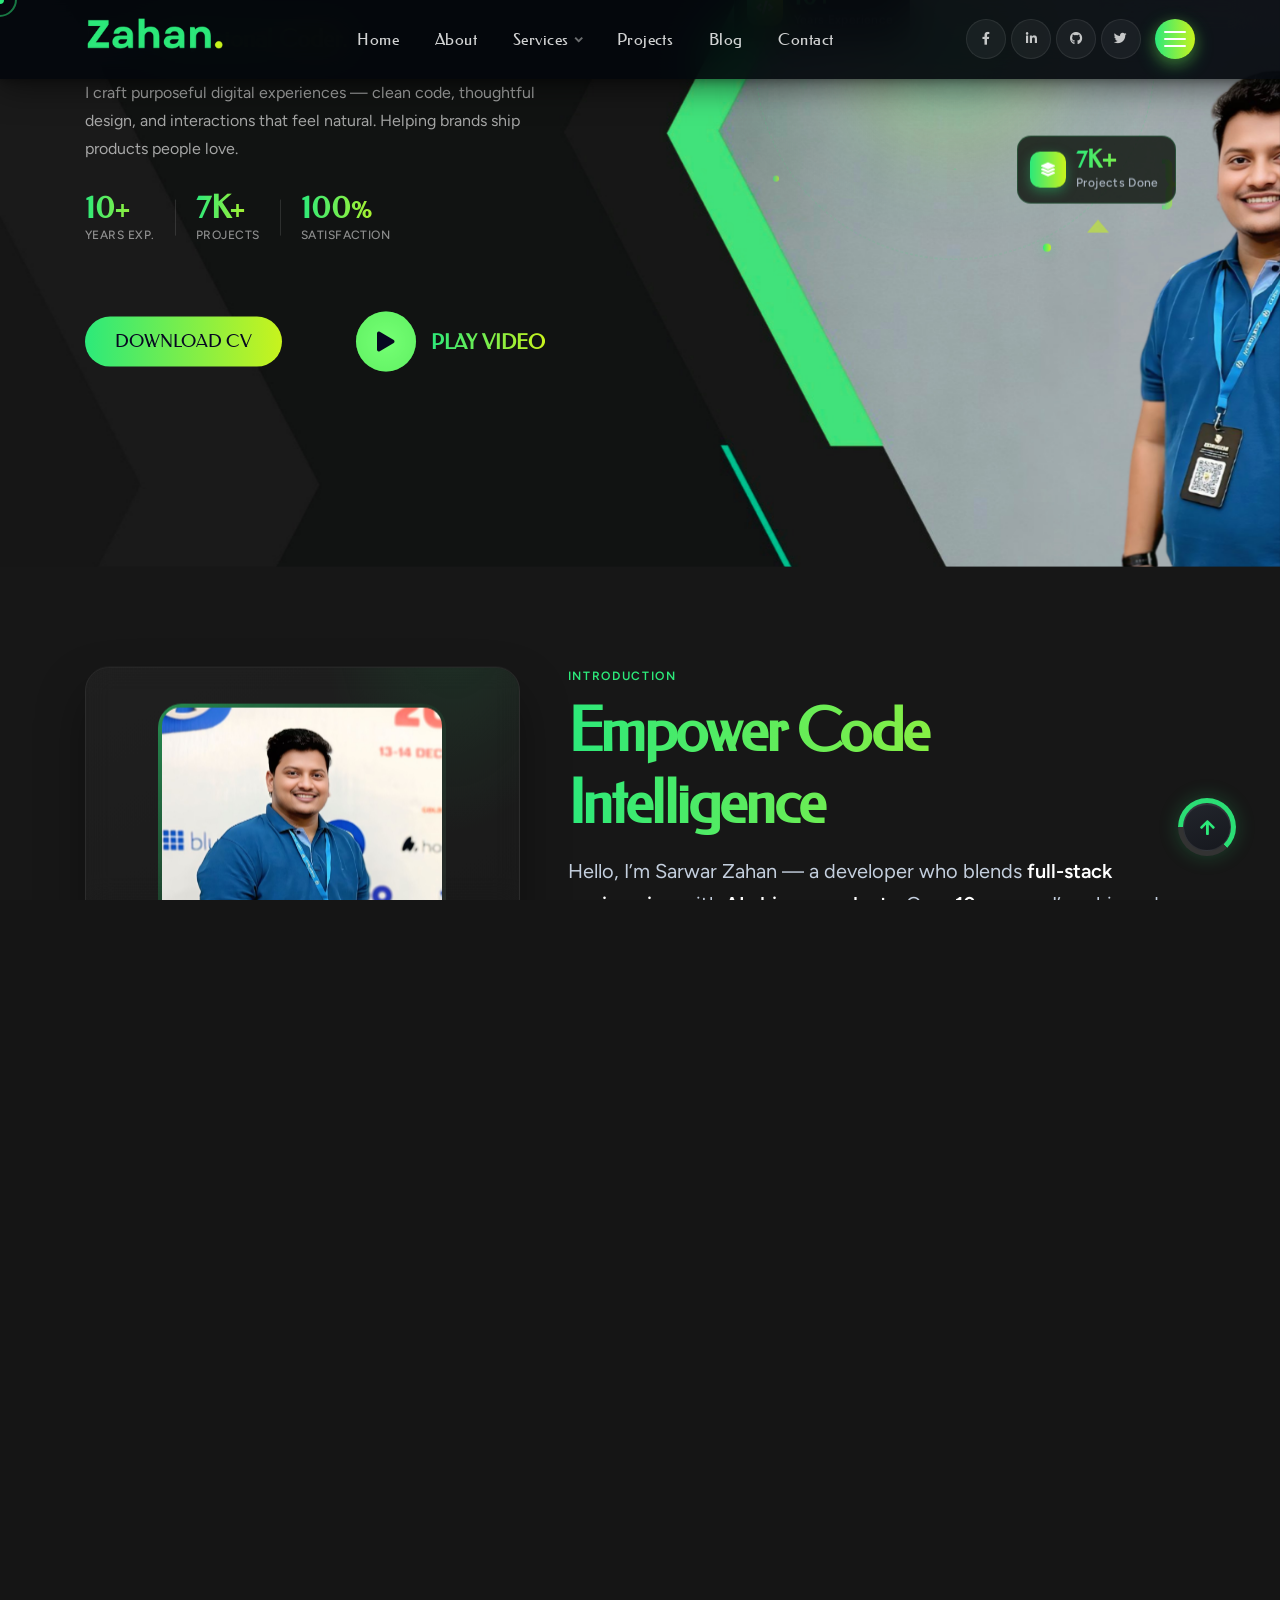
<file: index.html>
﻿<!DOCTYPE html>
<html lang="en">
<head>
    <meta charset="UTF-8">
    <meta name="viewport" content="width=device-width, initial-scale=1.0, viewport-fit=cover">
    <title>Zahan - Personal Portfolio HTML Template</title>
    <link rel="icon" href="assets/img/logo/zahan-icon.png" type="image/png">

    <link rel="stylesheet" href="assets/css/bootstrap.min.css">
    <link rel="stylesheet" href="assets/css/fontawesome.min.css">
    <link rel="stylesheet" href="assets/css/swiper-bundle.min.css">
    <link rel="stylesheet" href="assets/css/animate.min.css">
    <link rel="stylesheet" href="assets/css/magnific-popup.css">
    <link rel="stylesheet" href="assets/css/style.css">
</head>
<body>
    <!-- Custom Cursor Start -->
    <div class="mouseCursor cursor-outer"></div>
    <div class="mouseCursor cursor-inner"><span>Drag</span></div>
    <!-- Custom Cursor End -->

    <!-- Preloader Start -->
    <div id="preloader" class="bc-preloader" role="status" aria-live="polite" aria-busy="true" aria-label="Loading site">
        <div class="bc-preloader__ambient" aria-hidden="true"></div>
        <div class="bc-preloader__grid" aria-hidden="true"></div>
        <div class="bc-preloader__inner">
            <div class="bc-preloader__visual" aria-hidden="true">
                <div class="bc-preloader__orbit"></div>
                <div class="bc-preloader__core"></div>
            </div>
            <p class="bc-preloader__brand">Zahan</p>
            <div class="bc-preloader__track" aria-hidden="true">
                <span class="bc-preloader__fill"></span>
            </div>
            <span class="bc-preloader__hint">Loading</span>
        </div>
    </div>
    <!-- Preloader End -->

    <!-- Header Start -->
    <header class="bc-header-wrapper bc-transparent-header bc-sticky-black" id="bc-sticky-header">
        <div class="container">
            <div class="bc-header-content d-flex justify-content-between align-items-center">
                <div class="bc-logo-area align-content-center">
                    <a class="bc-logo" href="index.html#home">
                        <img src="assets/img/logo/logo.png" alt="logo">
                    </a>
                </div>
                <div class="bc-mainmenu-nav align-content-center d-none d-lg-block">
                    <nav class="bc-mobile-menu-active onepage" aria-label="Primary">
                        <ul>
                            <li><a href="index.html#home">Home</a></li>
                            <li><a href="about.html">About</a></li>
                            <li class="has-submenu">
                                <a href="services.html">Services<span class="bc-nav-chevron" aria-hidden="true"></span></a>
                                <ul class="sub-menu">
                                    <li><a href="service-details.html">Web Development</a></li>
                                    <li><a href="services.html">All services</a></li>
                                    <li class="has-submenu">
                                        <a href="services.html">More<span class="bc-nav-chevron" aria-hidden="true"></span></a>
                                        <ul class="sub-menu">
                                            <li><a href="blog.html">Blog</a></li>
                                            <li><a href="contact.html">Contact</a></li>
                                        </ul>
                                    </li>
                                </ul>
                            </li>
                            <li><a href="projects.html">Projects</a></li>
                            <li><a href="blog.html">Blog</a></li>
                            <li><a href="contact.html">Contact</a></li>
                        </ul>
                    </nav>
                </div>
                <div class="bc-header-right-area align-content-center">
                    <div class="bc-action-area">
                        <ul class="bc-header-social" aria-label="Social links">
                            <li><a href="#" class="bc-header-social__link" aria-label="Facebook"><i class="fab fa-facebook-f" aria-hidden="true"></i></a></li>
                            <li><a href="#" class="bc-header-social__link" aria-label="LinkedIn"><i class="fab fa-linkedin-in" aria-hidden="true"></i></a></li>
                            <li><a href="#" class="bc-header-social__link" aria-label="GitHub"><i class="fab fa-github" aria-hidden="true"></i></a></li>
                            <li><a href="#" class="bc-header-social__link" aria-label="Twitter"><i class="fab fa-twitter" aria-hidden="true"></i></a></li>
                        </ul>
                        <button type="button" class="bc-offcanvas-btn bc-offcanvas-toogle" aria-label="Toggle menu" aria-expanded="false" aria-controls="bc-offcanvas-panel">
                            <span class="bc-offcanvas-btn__inner" aria-hidden="true">
                                <span class="bc-offcanvas-btn__line"></span>
                                <span class="bc-offcanvas-btn__line"></span>
                                <span class="bc-offcanvas-btn__line"></span>
                            </span>
                        </button>
                    </div>
                </div>
            </div>
        </div>
    </header>
    <!-- Header End -->
    <!-- Offcanvas Start -->
    <div class="bc-offcanvas_wrapper" id="bc-offcanvas-panel" role="dialog" aria-modal="true" aria-label="Menu and contact" aria-hidden="true">
        <div class="bc-offcanvas">
            <div class="bc-offcanvas__shine" aria-hidden="true"></div>
            <div class="bc-offcanvas-header d-flex justify-content-between align-items-center mb-70">
                <div class="bc-offcanvas-logo">
                    <a href="index.html#home"><img src="assets/img/logo/logo.png" alt="Zahan home"></a>
                </div>
                <div class="bc-offcanvas-close">
                    <button type="button" class="bc-offcanvas-close-toggle" aria-label="Close menu">
                        <i class="fas fa-times" aria-hidden="true"></i>
                    </button>
                </div>
            </div>
            <div class="bc-offcanvas-menu mb-50 d-xl-none"><nav aria-label="Mobile"></nav></div>
            <div class="bc-offcanvas-content mb-40 d-none d-lg-block">
                <h2 class="bc-offcanvas-title">Hello there</h2>
                <p>I’m Sarwar — thanks for visiting. Use the links to explore the site or reach out from the details below.</p>
            </div>
            <div class="bc-offcanvas-info">
                <span class="subtile">Contact information</span>
                <div class="bc-link-area">
                    <ul class="bc-link">
                        <li>
                            <span class="bc-link-icon"><i class="far fa-envelope"></i></span>
                            <div class="bc-link-wrap">
                                <h4 class="bc-link-title">E-mail</h4>
                                <a href="mailto:hello@zahan.com">hello@zahan.com</a>
                            </div>
                        </li>
                        <li>
                            <span class="bc-link-icon"><i class="fas fa-map-marker-alt"></i></span>
                            <div class="bc-link-wrap">
                                <h4 class="bc-link-title">Location</h4>
                                <div>3891 Ranchview Dr., Richardson</div>
                            </div>
                        </li>
                        <li>
                            <span class="bc-link-icon"><i class="fas fa-phone-alt"></i></span>
                            <div class="bc-link-wrap">
                                <h4 class="bc-link-title">Phone</h4>
                                <a href="tel:+8801780882316">+880 1780 882316</a>
                            </div>
                        </li>
                    </ul>
                </div>
            </div>
            <div class="bc-social-share-inner mt-50">
                <span class="subtile">Find me online</span>
                <ul class="bc-social-sahre">
                    <li><a href="#" class="bc-social-btn" aria-label="Facebook"><i class="fab fa-facebook-f"></i></a></li>
                    <li><a href="#" class="bc-social-btn" aria-label="LinkedIn"><i class="fab fa-linkedin-in"></i></a></li>
                    <li><a href="#" class="bc-social-btn" aria-label="GitHub"><i class="fab fa-github"></i></a></li>
                    <li><a href="#" class="bc-social-btn" aria-label="Twitter"><i class="fab fa-twitter"></i></a></li>
                </ul>
            </div>
        </div>
    </div>
    <div class="bc-offcanvas-overlay" aria-hidden="true"></div>
    <!-- Offcanvas End --> 

    <div id="smooth-wrapper">
        <div id="smooth-content">
            <main>
                <!-- Hero Start -->
                <section class="bc-hero-wrapper jarallax" data-jarallax-speed="0.4" data-background="assets/img/hero/hero-banner.png" id="home">
                    <div class="container">
                        <div class="row">
                            <div class="col-lg-6 order-1 order-lg-2">
                                <div class="bc-hero-right-area">
                                    <div class="bc-hero-visual-wrapper">
                                        <figure class="bc-hero-visual wow img-custom-anim-top" data-wow-duration="1.2s" data-wow-delay="0.2s">
                                            <!-- ambient glow -->
                                            <div class="bc-hero-visual__ambient" aria-hidden="true"></div>
                                            <!-- concentric rings centered on figure -->
                                            <div class="bc-hero-visual__rings" aria-hidden="true">
                                                <span class="bc-hero-visual__ring-line"></span>
                                                <span class="bc-hero-visual__ring-line"></span>
                                                <span class="bc-hero-visual__ring-line"></span>
                                                <span class="bc-hero-visual__ring-line"></span>
                                                <span class="bc-hero-visual__ring-line"></span>
                                            </div>
                                            <!-- animated shapes -->
                                            <div class="bc-hero-shapes" aria-hidden="true">
                                                <!-- centre glow orb -->
                                                <span class="bc-hs bc-hs--orb"></span>
                                                <!-- rotating hexagon outline -->
                                                <span class="bc-hs bc-hs--hex"></span>
                                                <!-- large slow-rotating ring -->
                                                <span class="bc-hs bc-hs--ring-lg"></span>
                                                <!-- small dashed ring -->
                                                <span class="bc-hs bc-hs--ring-sm"></span>
                                                <!-- floating triangles -->
                                                <span class="bc-hs bc-hs--tri bc-hs--tri-1"></span>
                                                <span class="bc-hs bc-hs--tri bc-hs--tri-2"></span>
                                                <!-- floating dots cluster -->
                                                <span class="bc-hs bc-hs--dot bc-hs--dot-1"></span>
                                                <span class="bc-hs bc-hs--dot bc-hs--dot-2"></span>
                                                <span class="bc-hs bc-hs--dot bc-hs--dot-3"></span>
                                                <span class="bc-hs bc-hs--dot bc-hs--dot-4"></span>
                                                <!-- bracket decorators -->
                                                <span class="bc-hs bc-hs--bracket bc-hs--bracket-l">{</span>
                                                <span class="bc-hs bc-hs--bracket bc-hs--bracket-r">}</span>
                                                <!-- vertical scan line -->
                                                <span class="bc-hs bc-hs--scan"></span>
                                            </div>
                                            <!-- floating stats -->
                                            <div class="bc-hero-visual__chip bc-hero-visual__chip--exp wow bcFadeInUp" data-wow-duration="0.8s" data-wow-delay="0.55s">
                                                <span class="bc-hero-visual__chip-icon" aria-hidden="true"><i class="fas fa-code"></i></span>
                                                <div>
                                                    <strong class="bc-hero-visual__chip-num">10+</strong>
                                                    <span class="bc-hero-visual__chip-label">Years Experience</span>
                                                </div>
                                            </div>
                                            <div class="bc-hero-visual__chip bc-hero-visual__chip--proj wow bcFadeInUp" data-wow-duration="0.8s" data-wow-delay="0.7s">
                                                <span class="bc-hero-visual__chip-icon" aria-hidden="true"><i class="fas fa-layer-group"></i></span>
                                                <div>
                                                    <strong class="bc-hero-visual__chip-num">7K+</strong>
                                                    <span class="bc-hero-visual__chip-label">Projects Done</span>
                                                </div>
                                            </div>
                                            <!-- available dot -->
                                            <span class="bc-hero-visual__status" aria-hidden="true" title="Available for projects"></span>
                                        </figure>
                                    </div>
                                </div>
                            </div>
                            <div class="col-lg-6 order-2 order-lg-1">
                                <div class="bc-hero-left-area">
                                    <div class="bc-hero-left-content">
                                    <div class="bc-hero-left-content">

                                        <!-- eyebrow badge -->
                                        <div class="bc-hero-eyebrow wow bcFadeInUp" data-wow-duration="0.8s" data-wow-delay="0.05s">
                                            <span class="bc-hero-eyebrow__pulse" aria-hidden="true"></span>
                                            <span class="bc-hero-eyebrow__text">Available for hire</span>
                                        </div>

                                        <!-- headline -->
                                        <h1 class="bc-hero-title wow bcFadeInUp" data-wow-duration="0.9s" data-wow-delay="0.18s">
                                            Hi, I am<br>
                                            <span class="bc-hero-title__name bc-gradient-text-color">Sarwar Zahan</span>
                                        </h1>

                                        <!-- animated profession -->
                                        <div class="bc-hero-profession wow bcFadeInUp" data-wow-duration="0.9s" data-wow-delay="0.28s">
                                            <span class="bc-hero-profession__prefix">I am a </span><span id="bc-animate-text" class="bc-hero-profession__typed"></span>
                                        </div>

                                        <!-- description -->
                                        <p class="bc-hero-desc wow bcFadeInUp" data-wow-duration="0.85s" data-wow-delay="0.38s">I craft purposeful digital experiences — clean code, thoughtful design, and interactions that feel natural. Helping brands ship products people love.</p>

                                        <!-- inline stats -->
                                        <div class="bc-hero-kpi wow bcFadeInUp" data-wow-duration="0.85s" data-wow-delay="0.46s" aria-label="Key stats">
                                            <div class="bc-hero-kpi__item">
                                                <strong class="bc-hero-kpi__num">10<span>+</span></strong>
                                                <span class="bc-hero-kpi__label">Years Exp.</span>
                                            </div>
                                            <div class="bc-hero-kpi__sep" aria-hidden="true"></div>
                                            <div class="bc-hero-kpi__item">
                                                <strong class="bc-hero-kpi__num">7K<span>+</span></strong>
                                                <span class="bc-hero-kpi__label">Projects</span>
                                            </div>
                                            <div class="bc-hero-kpi__sep" aria-hidden="true"></div>
                                            <div class="bc-hero-kpi__item">
                                                <strong class="bc-hero-kpi__num">100<span>%</span></strong>
                                                <span class="bc-hero-kpi__label">Satisfaction</span>
                                            </div>
                                        </div>

                                        <!-- CTA row - popup-video untouched -->
                                        <div class="bc-hero-button-wrap d-flex wow bcFadeInUp" data-wow-duration="0.9s" data-wow-delay="0.55s">
                                            <a href="assets/cv.pdf" class="bc-btn text-uppercase align-content-center" download>
                                                <span class="bc-btn-wrap">
                                                    <span class="bc-btn-y-1">Download CV</span>
                                                    <span class="bc-btn-y-2">Download CV</span>
                                                </span>
                                            </a>
                                            <a class="popup-video" href="https://www.youtube.com/watch?v=FTdNCmpxc-U">
                                                <div class="bc-video-btn ml-50">
                                                    <div class="bc-video-btn-circle">
                                                        <span class="bc-play-icon"><i class="fas fa-play"></i></span>
                                                    </div>
                                                    <span class="bc-video-btn-text bc-gradient-text-color">Play Video</span>
                                                </div>
                                            </a>
                                        </div>

                                    </div>
                                </div>
                            </div>
                        </div>
                    </div>
                </section>
                <!-- Hero End -->
                <!-- About Start -->
                <section class="bc-about-wrapper pt-100 pb-50 p-relative bc-section-bg" id="about" aria-labelledby="about-heading">
                    <div class="container">
                        <div class="row g-4 g-xl-5 align-items-start">
                            <div class="col-xl-5 col-lg-5 col-md-12">
                                <aside class="bc-about-profile wow bcFadeInUp" data-wow-duration="1s" data-wow-delay="0.15s">
                                    <div class="bc-about-profile__shine" aria-hidden="true"></div>
                                    <div class="bc-about-profile__media">
                                        <div class="bc-about-profile__img-ring wow img-custom-anim-top" data-wow-duration="1.2s" data-wow-delay="0.2s">
                                            <img src="assets/img/about/about.jpg" class="bc-about-profile__img" width="280" height="302" alt="Portrait of Md Sarwar Zahan" loading="lazy">
                                            <span class="bc-about-profile__status" title="Available for projects" aria-hidden="true"></span>
                                        </div>
                                    </div>
                                    <div class="bc-about-profile__body">
                                        <p class="bc-about-profile__badge wow bcFadeInUp" data-wow-duration="0.75s" data-wow-delay="0.12s">
                                            <span class="bc-about-profile__status bc-about-profile__status--inline" aria-hidden="true"></span>
                                            Open to freelance &amp; full-time roles
                                        </p>
                                        <h3 class="bc-about-profile__name wow bcFadeInUp" data-wow-duration="0.75s" data-wow-delay="0.2s">Md Sarwar Zahan</h3>
                                        <p class="bc-about-profile__role bc-gradient-text-color wow bcFadeInUp" data-wow-duration="0.75s" data-wow-delay="0.26s">Full-stack &amp; AI Developer</p>
                                        <ul class="bc-about-profile__meta list-unstyled wow bcFadeInUp" data-wow-duration="0.8s" data-wow-delay="0.32s">
                                            <li>
                                                <a href="mailto:hello@sarwarzahan.com" class="bc-about-profile__link">
                                                    <span class="bc-about-profile__icon" aria-hidden="true"><i class="far fa-envelope"></i></span>
                                                    <span>hello@sarwarzahan.com</span>
                                                </a>
                                            </li>
                                            <li>
                                                <a href="tel:+14155550123" class="bc-about-profile__link">
                                                    <span class="bc-about-profile__icon" aria-hidden="true"><i class="fas fa-phone-alt"></i></span>
                                                    <span>+1 (415) 555-0123</span>
                                                </a>
                                            </li>
                                            <li>
                                                <span class="bc-about-profile__link bc-about-profile__link--static">
                                                    <span class="bc-about-profile__icon" aria-hidden="true"><i class="fas fa-map-marker-alt"></i></span>
                                                    <span>San Francisco, CA · PST (UTC−8)</span>
                                                </span>
                                            </li>
                                            <li>
                                                <span class="bc-about-profile__link bc-about-profile__link--static">
                                                    <span class="bc-about-profile__icon" aria-hidden="true"><i class="far fa-clock"></i></span>
                                                    <span>Typically replies within 24h · Mon–Fri</span>
                                                </span>
                                            </li>
                                            <li>
                                                <span class="bc-about-profile__link bc-about-profile__link--static">
                                                    <span class="bc-about-profile__icon" aria-hidden="true"><i class="fas fa-language"></i></span>
                                                    <span>English · বাংলা (Bengali)</span>
                                                </span>
                                            </li>
                                        </ul>
                                        <div class="bc-about-profile__tags wow bcFadeInUp" data-wow-duration="0.8s" data-wow-delay="0.4s" aria-label="Core technologies">
                                            <span class="bc-about-profile__tag">React</span>
                                            <span class="bc-about-profile__tag">Node.js</span>
                                            <span class="bc-about-profile__tag">Python</span>
                                            <span class="bc-about-profile__tag">TypeScript</span>
                                            <span class="bc-about-profile__tag">AWS</span>
                                            <span class="bc-about-profile__tag">ML / LLMs</span>
                                        </div>
                                        <div class="bc-about-profile__actions wow bcFadeInUp" data-wow-duration="0.8s" data-wow-delay="0.45s">
                                            <a href="assets/cv.pdf" class="bc-about-profile__cv" download>
                                                <i class="fas fa-file-download" aria-hidden="true"></i>
                                                Download CV
                                            </a>
                                        </div>
                                        <ul class="bc-about-profile__social bc-social-sahre justify-content-center wow bcFadeInUp" data-wow-duration="0.8s" data-wow-delay="0.5s">
                                            <li><a href="#" class="bc-social-btn" aria-label="Facebook"><i class="fab fa-facebook-f"></i></a></li>
                                            <li><a href="#" class="bc-social-btn" aria-label="LinkedIn"><i class="fab fa-linkedin-in"></i></a></li>
                                            <li><a href="#" class="bc-social-btn" aria-label="GitHub"><i class="fab fa-github"></i></a></li>
                                            <li><a href="#" class="bc-social-btn" aria-label="Twitter"><i class="fab fa-twitter"></i></a></li>
                                        </ul>
                                    </div>
                                </aside>
                            </div>
                            <div class="col-xl-7 col-lg-7 col-md-12">
                                <div class="bc-about-main">
                                    <header class="bc-about-main__header mb-4 mb-xl-5">
                                        <p class="bc-about-main__eyebrow wow bcFadeInUp" data-wow-duration="0.8s" data-wow-delay="0.05s">Introduction</p>
                                        <h2 id="about-heading" class="bc-about-main__title bc-gradient-text-color wow bcFadeInUp" data-wow-duration="0.9s" data-wow-delay="0.1s">Empower Code Intelligence</h2>
                                        <div class="bc-about-main__prose wow bcFadeInUp" data-wow-duration="0.9s" data-wow-delay="0.15s">
                                            <p>Hello, I’m Sarwar Zahan — a developer who blends <strong>full-stack engineering</strong> with <strong>AI-driven products</strong>. Over <strong>10+ years</strong>, I’ve shipped systems spanning APIs, interfaces, ML workflows, and data pipelines. I care about clarity, performance, and outcomes you can measure.</p>
                                        </div>
                                    </header>

                                    <div class="row g-3 g-xl-4 bc-about-main__stats">
                                        <div class="col-xl-6 d-flex flex-column">
                                            <div class="bc-about-spotlight wow bcFadeInUp flex-grow-1" data-wow-duration="1s" data-wow-delay="0.2s">
                                                <div class="bc-about-spotlight__shine" aria-hidden="true"></div>
                                                <div class="bc-about-spotlight__head">
                                                    <span class="bc-about-spotlight__num">10+</span>
                                                    <h3 class="bc-about-spotlight__label">Years of <br> experience</h3>
                                                </div>
                                                <p class="bc-about-spotlight__text">From prototypes to production: mentoring, architecture reviews, and hands-on delivery across web, cloud, and intelligent features.</p>
                                            </div>
                                        </div>
                                        <div class="col-xl-6 d-flex flex-column">
                                            <div class="bc-about-facts-grid flex-grow-1">
                                                <div class="bc-fact wow bcFadeInUp" data-wow-duration="0.65s" data-wow-delay="0.05s">
                                                    <span class="bc-fact-count"><span class="counter">7</span>K+</span>
                                                    <p>Projects delivered</p>
                                                </div>
                                                <div class="bc-fact wow bcFadeInUp" data-wow-duration="0.65s" data-wow-delay="0.1s">
                                                    <span class="bc-fact-count"><span class="counter">3</span>K+</span>
                                                    <p>Products &amp; modules</p>
                                                </div>
                                                <div class="bc-fact wow bcFadeInUp" data-wow-duration="0.65s" data-wow-delay="0.15s">
                                                    <span class="bc-fact-count"><span class="counter">78</span>+</span>
                                                    <p>Client reviews</p>
                                                </div>
                                                <div class="bc-fact wow bcFadeInUp" data-wow-duration="0.65s" data-wow-delay="0.2s">
                                                    <span class="bc-fact-count"><span class="counter">1</span>K+</span>
                                                    <p>Happy clients</p>
                                                </div>
                                            </div>
                                        </div>
                                    </div>

                                    <div class="bc-about-cta wow bcFadeInUp" data-wow-duration="1s" data-wow-delay="0.35s">
                                        <div class="bc-about-cta__inner">
                                            <h3 class="bc-about-cta__title wow bcFadeInUp" data-wow-duration="0.8s" data-wow-delay="0.05s">Have a project in mind?</h3>
                                            <p class="bc-about-cta__subtitle wow bcFadeInUp" data-wow-duration="0.8s" data-wow-delay="0.1s">Let’s collaborate and ship something polished, fast, and built to last.</p>
                                            <a href="contact.html" class="bc-btn bc-about-cta__btn wow bcFadeInUp" data-wow-duration="0.8s" data-wow-delay="0.16s">
                                                <span class="bc-btn-wrap">
                                                    <span class="bc-btn-y-1">Start a project <i class="fas fa-arrow-right"></i></span>
                                                    <span class="bc-btn-y-2">Start a project <i class="fas fa-arrow-right"></i></span>
                                                </span>
                                            </a>
                                        </div>
                                    </div>
                                </div>
                            </div>
                        </div>
                    </div>
                </section>
                <!-- About End -->
                <!-- Services Start -->
                <section class="bc-service-wrapper pt-50 pb-50 p-relative" id="service" aria-labelledby="services-heading">
                    <div class="container bc-service-wrapper__inner">
                        <div class="bc-section-title-wrapper text-center mb-50">
                            <h2 id="services-heading" class="bc-section-title bc-gradient-text-color wow bcFadeInUp" data-wow-duration="0.9s" data-wow-delay="0.05s">Our Services</h2>
                            <p class="wow bcFadeInUp" data-wow-duration="0.9s" data-wow-delay="0.1s">Strategy, design, engineering, and growth — crafted with clarity and built to scale.</p>
                            <p class="mb-0 mt-3 wow bcFadeInUp" data-wow-duration="0.85s" data-wow-delay="0.14s"><a href="services.html" class="bc-svc-page-card__link d-inline-flex">View all services <i class="fas fa-arrow-right ms-1" aria-hidden="true"></i></a></p>
                        </div>
                        <div class="row g-4">
                            <div class="col-xl-4 col-md-6">
                                <article class="bc-service wow bcFadeInUp" data-wow-duration="1s" data-wow-delay="0.1s">
                                    <div class="bc-service__glow" aria-hidden="true"></div>
                                    <div class="bc-service__sheen" aria-hidden="true"></div>
                                    <div class="bc-service__top">
                                        <span class="bc-service__index" aria-hidden="true">01</span>
                                        <div class="bc-service-icon">
                                            <span class="bc-service-icon__inner"><i class="fas fa-briefcase" aria-hidden="true"></i></span>
                                        </div>
                                    </div>
                                    <div class="bc-service-text">
                                        <h2 class="bc-service-title">
                                            <a href="service-details.html">Business Strategy</a>
                                        </h2>
                                        <p>Discovery, positioning, and roadmaps that connect business goals with product outcomes.</p>
                                        <a href="service-details.html" class="bc-service-btn" aria-label="Learn more: Business Strategy">
                                            <span class="bc-service-btn__text">Learn more</span>
                                            <span class="bc-service-btn__icon" aria-hidden="true"><i class="fas fa-arrow-right"></i></span>
                                        </a>
                                    </div>
                                    <a href="service-details.html" class="bc-service-over-link" tabindex="-1" aria-hidden="true">&nbsp;</a>
                                </article>
                            </div>
                            <div class="col-xl-4 col-md-6">
                                <article class="bc-service wow bcFadeInUp" data-wow-duration="1s" data-wow-delay="0.15s">
                                    <div class="bc-service__glow" aria-hidden="true"></div>
                                    <div class="bc-service__sheen" aria-hidden="true"></div>
                                    <div class="bc-service__top">
                                        <span class="bc-service__index" aria-hidden="true">02</span>
                                        <div class="bc-service-icon">
                                            <span class="bc-service-icon__inner"><i class="fas fa-mobile-alt" aria-hidden="true"></i></span>
                                        </div>
                                    </div>
                                    <div class="bc-service-text">
                                        <h2 class="bc-service-title">
                                            <a href="service-details.html">App Development</a>
                                        </h2>
                                        <p>Native and cross-platform apps with polished UX, solid architecture, and maintainable code.</p>
                                        <a href="service-details.html" class="bc-service-btn" aria-label="Learn more: App Development">
                                            <span class="bc-service-btn__text">Learn more</span>
                                            <span class="bc-service-btn__icon" aria-hidden="true"><i class="fas fa-arrow-right"></i></span>
                                        </a>
                                    </div>
                                    <a href="service-details.html" class="bc-service-over-link" tabindex="-1" aria-hidden="true">&nbsp;</a>
                                </article>
                            </div>
                            <div class="col-xl-4 col-md-6">
                                <article class="bc-service wow bcFadeInUp" data-wow-duration="1s" data-wow-delay="0.2s">
                                    <div class="bc-service__glow" aria-hidden="true"></div>
                                    <div class="bc-service__sheen" aria-hidden="true"></div>
                                    <div class="bc-service__top">
                                        <span class="bc-service__index" aria-hidden="true">03</span>
                                        <div class="bc-service-icon">
                                            <span class="bc-service-icon__inner"><i class="fas fa-code" aria-hidden="true"></i></span>
                                        </div>
                                    </div>
                                    <div class="bc-service-text">
                                        <h2 class="bc-service-title">
                                            <a href="service-details.html">Web Development</a>
                                        </h2>
                                        <p>Fast, secure sites and web apps — APIs, dashboards, and integrations that scale with you.</p>
                                        <a href="service-details.html" class="bc-service-btn" aria-label="Learn more: Web Development">
                                            <span class="bc-service-btn__text">Learn more</span>
                                            <span class="bc-service-btn__icon" aria-hidden="true"><i class="fas fa-arrow-right"></i></span>
                                        </a>
                                    </div>
                                    <a href="service-details.html" class="bc-service-over-link" tabindex="-1" aria-hidden="true">&nbsp;</a>
                                </article>
                            </div>
                            <div class="col-xl-4 col-md-6">
                                <article class="bc-service wow bcFadeInUp" data-wow-duration="1s" data-wow-delay="0.25s">
                                    <div class="bc-service__glow" aria-hidden="true"></div>
                                    <div class="bc-service__sheen" aria-hidden="true"></div>
                                    <div class="bc-service__top">
                                        <span class="bc-service__index" aria-hidden="true">04</span>
                                        <div class="bc-service-icon">
                                            <span class="bc-service-icon__inner"><i class="fas fa-layer-group" aria-hidden="true"></i></span>
                                        </div>
                                    </div>
                                    <div class="bc-service-text">
                                        <h2 class="bc-service-title">
                                            <a href="service-details.html">Web Design</a>
                                        </h2>
                                        <p>UI systems, responsive layouts, and motion that reinforce your brand without sacrificing usability.</p>
                                        <a href="service-details.html" class="bc-service-btn" aria-label="Learn more: Web Design">
                                            <span class="bc-service-btn__text">Learn more</span>
                                            <span class="bc-service-btn__icon" aria-hidden="true"><i class="fas fa-arrow-right"></i></span>
                                        </a>
                                    </div>
                                    <a href="service-details.html" class="bc-service-over-link" tabindex="-1" aria-hidden="true">&nbsp;</a>
                                </article>
                            </div>
                            <div class="col-xl-4 col-md-6">
                                <article class="bc-service wow bcFadeInUp" data-wow-duration="1s" data-wow-delay="0.3s">
                                    <div class="bc-service__glow" aria-hidden="true"></div>
                                    <div class="bc-service__sheen" aria-hidden="true"></div>
                                    <div class="bc-service__top">
                                        <span class="bc-service__index" aria-hidden="true">05</span>
                                        <div class="bc-service-icon">
                                            <span class="bc-service-icon__inner"><i class="fas fa-bullseye" aria-hidden="true"></i></span>
                                        </div>
                                    </div>
                                    <div class="bc-service-text">
                                        <h2 class="bc-service-title">
                                            <a href="service-details.html">Digital Marketing</a>
                                        </h2>
                                        <p>SEO, campaigns, and analytics so the right audience finds you and every click tells a story.</p>
                                        <a href="service-details.html" class="bc-service-btn" aria-label="Learn more: Digital Marketing">
                                            <span class="bc-service-btn__text">Learn more</span>
                                            <span class="bc-service-btn__icon" aria-hidden="true"><i class="fas fa-arrow-right"></i></span>
                                        </a>
                                    </div>
                                    <a href="service-details.html" class="bc-service-over-link" tabindex="-1" aria-hidden="true">&nbsp;</a>
                                </article>
                            </div>
                            <div class="col-xl-4 col-md-6">
                                <article class="bc-service wow bcFadeInUp" data-wow-duration="1s" data-wow-delay="0.35s">
                                    <div class="bc-service__glow" aria-hidden="true"></div>
                                    <div class="bc-service__sheen" aria-hidden="true"></div>
                                    <div class="bc-service__top">
                                        <span class="bc-service__index" aria-hidden="true">06</span>
                                        <div class="bc-service-icon">
                                            <span class="bc-service-icon__inner"><i class="fas fa-pen-alt" aria-hidden="true"></i></span>
                                        </div>
                                    </div>
                                    <div class="bc-service-text">
                                        <h2 class="bc-service-title">
                                            <a href="service-details.html">Content Writing</a>
                                        </h2>
                                        <p>Clear copy for landing pages, blogs, and product UI — tone-led and conversion-aware.</p>
                                        <a href="service-details.html" class="bc-service-btn" aria-label="Learn more: Content Writing">
                                            <span class="bc-service-btn__text">Learn more</span>
                                            <span class="bc-service-btn__icon" aria-hidden="true"><i class="fas fa-arrow-right"></i></span>
                                        </a>
                                    </div>
                                    <a href="service-details.html" class="bc-service-over-link" tabindex="-1" aria-hidden="true">&nbsp;</a>
                                </article>
                            </div>
                        </div>
                    </div>
                </section>
                <!-- Services End -->  
                <!-- Portfolio Start -->
                <section class="bc-portfolio-wrapper pt-50 pb-50 bc-section-bg" id="portfolio" aria-labelledby="portfolio-heading">
                    <div class="container bc-portfolio-wrapper__inner">
                        <header class="bc-section-title-wrapper text-center mb-50">
                            <h2 id="portfolio-heading" class="bc-section-title bc-gradient-text-color wow bcFadeInUp" data-wow-duration="0.9s" data-wow-delay="0.05s">Our Projects</h2>
                            <p class="bc-portfolio-lead wow bcFadeInUp" data-wow-duration="0.9s" data-wow-delay="0.1s">Selected work across product, brand, and growth — crafted for clarity, speed, and measurable impact.</p>
                            <p class="mb-0 mt-3 wow bcFadeInUp" data-wow-duration="0.85s" data-wow-delay="0.14s"><a href="projects.html" class="bc-svc-page-card__link d-inline-flex">View all projects <i class="fas fa-arrow-right ms-1" aria-hidden="true"></i></a></p>
                        </header>
                        <div class="bc-portfolio-content">
                            <div class="bc-portfolio-filter-wrap wow bcFadeInUp" data-wow-duration="0.85s" data-wow-delay="0.08s">
                                <div class="bc-portfolio-filter" role="group" aria-label="Filter projects by category">
                                    <button type="button" class="active" data-filter="*">All</button>
                                    <button type="button" data-filter=".web">Web</button>
                                    <button type="button" data-filter=".graphic">Brand &amp; graphic</button>
                                    <button type="button" data-filter=".marketing">Content &amp; marketing</button>
                                </div>
                            </div>
                            <div class="row grid g-4">
                                <div class="col-xl-4 col-md-6 grid-item web">
                                    <article class="bc-portfolio-item wow bcFadeInUp" data-wow-duration="1s" data-wow-delay="0.05s">
                                        <div class="bc-portfolio-item__glow" aria-hidden="true"></div>
                                        <div class="bc-portfolio-item__media">
                                            <a href="project-details.html" class="bc-portfolio-item__cover" aria-label="Open project: Fintech dashboard &amp; design system"></a>
                                            <div class="bc-portfolio-item__img">
                                                <img src="assets/img/portfolio/portfolio-01.jpg" alt="Fintech dashboard project preview" width="600" height="450" loading="lazy">
                                            </div>
                                            <div class="bc-portfolio-item__overlay" aria-hidden="true">
                                                <span class="bc-portfolio-item__view"><i class="fas fa-external-link-alt"></i></span>
                                            </div>
                                        </div>
                                        <div class="bc-portfolio-item-text">
                                            <h2 class="bc-portfolio-title">
                                                <a href="project-details.html">Fintech dashboard &amp; design system</a>
                                            </h2>
                                            <p class="bc-portfolio-excerpt">Unified analytics UI, tokens, and components that cut build time for new screens.</p>
                                            <div class="bc-portfolio-action">
                                                <div class="bc-portfolio-category">
                                                    <span>Product</span>
                                                    <span>UI / UX</span>
                                                </div>
                                                <a href="project-details.html" class="bc-portfolio-item__btn">
                                                    <span class="bc-portfolio-item__btn-text">Case study</span>
                                                    <span class="bc-portfolio-item__btn-icon" aria-hidden="true"><i class="fas fa-arrow-right"></i></span>
                                                </a>
                                            </div>
                                        </div>
                                    </article>
                                </div>
                                <div class="col-xl-4 col-md-6 grid-item graphic">
                                    <article class="bc-portfolio-item wow bcFadeInUp" data-wow-duration="1s" data-wow-delay="0.1s">
                                        <div class="bc-portfolio-item__glow" aria-hidden="true"></div>
                                        <div class="bc-portfolio-item__media">
                                            <a href="project-details.html" class="bc-portfolio-item__cover" aria-label="Open project: Identity &amp; visual language"></a>
                                            <div class="bc-portfolio-item__img">
                                                <img src="assets/img/portfolio/portfolio-02.jpg" alt="Brand identity project preview" width="600" height="450" loading="lazy">
                                            </div>
                                            <div class="bc-portfolio-item__overlay" aria-hidden="true">
                                                <span class="bc-portfolio-item__view"><i class="fas fa-external-link-alt"></i></span>
                                            </div>
                                        </div>
                                        <div class="bc-portfolio-item-text">
                                            <h2 class="bc-portfolio-title">
                                                <a href="project-details.html">Identity &amp; visual language</a>
                                            </h2>
                                            <p class="bc-portfolio-excerpt">Logo, palette, and type system applied across web, print, and social touchpoints.</p>
                                            <div class="bc-portfolio-action">
                                                <div class="bc-portfolio-category">
                                                    <span>Branding</span>
                                                    <span>Guidelines</span>
                                                </div>
                                                <a href="project-details.html" class="bc-portfolio-item__btn">
                                                    <span class="bc-portfolio-item__btn-text">Case study</span>
                                                    <span class="bc-portfolio-item__btn-icon" aria-hidden="true"><i class="fas fa-arrow-right"></i></span>
                                                </a>
                                            </div>
                                        </div>
                                    </article>
                                </div>
                                <div class="col-xl-4 col-md-6 grid-item marketing">
                                    <article class="bc-portfolio-item wow bcFadeInUp" data-wow-duration="1s" data-wow-delay="0.15s">
                                        <div class="bc-portfolio-item__glow" aria-hidden="true"></div>
                                        <div class="bc-portfolio-item__media">
                                            <a href="project-details.html" class="bc-portfolio-item__cover" aria-label="Open project: SaaS launch &amp; content engine"></a>
                                            <div class="bc-portfolio-item__img">
                                                <img src="assets/img/portfolio/portfolio-03.jpg" alt="SaaS marketing project preview" width="600" height="450" loading="lazy">
                                            </div>
                                            <div class="bc-portfolio-item__overlay" aria-hidden="true">
                                                <span class="bc-portfolio-item__view"><i class="fas fa-external-link-alt"></i></span>
                                            </div>
                                        </div>
                                        <div class="bc-portfolio-item-text">
                                            <h2 class="bc-portfolio-title">
                                                <a href="project-details.html">SaaS launch &amp; content engine</a>
                                            </h2>
                                            <p class="bc-portfolio-excerpt">Landing narrative, blog templates, and email flows for a coordinated go‑to‑market.</p>
                                            <div class="bc-portfolio-action">
                                                <div class="bc-portfolio-category">
                                                    <span>Content</span>
                                                    <span>Growth</span>
                                                </div>
                                                <a href="project-details.html" class="bc-portfolio-item__btn">
                                                    <span class="bc-portfolio-item__btn-text">Case study</span>
                                                    <span class="bc-portfolio-item__btn-icon" aria-hidden="true"><i class="fas fa-arrow-right"></i></span>
                                                </a>
                                            </div>
                                        </div>
                                    </article>
                                </div>
                                <div class="col-xl-4 col-md-6 grid-item web">
                                    <article class="bc-portfolio-item wow bcFadeInUp" data-wow-duration="1s" data-wow-delay="0.2s">
                                        <div class="bc-portfolio-item__glow" aria-hidden="true"></div>
                                        <div class="bc-portfolio-item__media">
                                            <a href="project-details.html" class="bc-portfolio-item__cover" aria-label="Open project: E‑commerce experience rebuild"></a>
                                            <div class="bc-portfolio-item__img">
                                                <img src="assets/img/portfolio/portfolio-04.jpg" alt="E-commerce project preview" width="600" height="450" loading="lazy">
                                            </div>
                                            <div class="bc-portfolio-item__overlay" aria-hidden="true">
                                                <span class="bc-portfolio-item__view"><i class="fas fa-external-link-alt"></i></span>
                                            </div>
                                        </div>
                                        <div class="bc-portfolio-item-text">
                                            <h2 class="bc-portfolio-title">
                                                <a href="project-details.html">E‑commerce experience rebuild</a>
                                            </h2>
                                            <p class="bc-portfolio-excerpt">Checkout refinement, PDP structure, and faster loads without losing brand polish.</p>
                                            <div class="bc-portfolio-action">
                                                <div class="bc-portfolio-category">
                                                    <span>Web app</span>
                                                    <span>Performance</span>
                                                </div>
                                                <a href="project-details.html" class="bc-portfolio-item__btn">
                                                    <span class="bc-portfolio-item__btn-text">Case study</span>
                                                    <span class="bc-portfolio-item__btn-icon" aria-hidden="true"><i class="fas fa-arrow-right"></i></span>
                                                </a>
                                            </div>
                                        </div>
                                    </article>
                                </div>
                                <div class="col-xl-4 col-md-6 grid-item graphic">
                                    <article class="bc-portfolio-item wow bcFadeInUp" data-wow-duration="1s" data-wow-delay="0.25s">
                                        <div class="bc-portfolio-item__glow" aria-hidden="true"></div>
                                        <div class="bc-portfolio-item__media">
                                            <a href="project-details.html" class="bc-portfolio-item__cover" aria-label="Open project: Packaging &amp; campaign art"></a>
                                            <div class="bc-portfolio-item__img">
                                                <img src="assets/img/portfolio/portfolio-05.jpg" alt="Packaging design project preview" width="600" height="450" loading="lazy">
                                            </div>
                                            <div class="bc-portfolio-item__overlay" aria-hidden="true">
                                                <span class="bc-portfolio-item__view"><i class="fas fa-external-link-alt"></i></span>
                                            </div>
                                        </div>
                                        <div class="bc-portfolio-item-text">
                                            <h2 class="bc-portfolio-title">
                                                <a href="project-details.html">Packaging &amp; campaign art</a>
                                            </h2>
                                            <p class="bc-portfolio-excerpt">Shelf‑ready packaging plus paid and organic assets tuned for each channel.</p>
                                            <div class="bc-portfolio-action">
                                                <div class="bc-portfolio-category">
                                                    <span>Print</span>
                                                    <span>Social</span>
                                                </div>
                                                <a href="project-details.html" class="bc-portfolio-item__btn">
                                                    <span class="bc-portfolio-item__btn-text">Case study</span>
                                                    <span class="bc-portfolio-item__btn-icon" aria-hidden="true"><i class="fas fa-arrow-right"></i></span>
                                                </a>
                                            </div>
                                        </div>
                                    </article>
                                </div>
                                <div class="col-xl-4 col-md-6 grid-item marketing">
                                    <article class="bc-portfolio-item wow bcFadeInUp" data-wow-duration="1s" data-wow-delay="0.3s">
                                        <div class="bc-portfolio-item__glow" aria-hidden="true"></div>
                                        <div class="bc-portfolio-item__media">
                                            <a href="project-details.html" class="bc-portfolio-item__cover" aria-label="Open project: Editorial site &amp; SEO program"></a>
                                            <div class="bc-portfolio-item__img">
                                                <img src="assets/img/portfolio/portfolio-06.jpg" alt="Editorial and SEO project preview" width="600" height="450" loading="lazy">
                                            </div>
                                            <div class="bc-portfolio-item__overlay" aria-hidden="true">
                                                <span class="bc-portfolio-item__view"><i class="fas fa-external-link-alt"></i></span>
                                            </div>
                                        </div>
                                        <div class="bc-portfolio-item-text">
                                            <h2 class="bc-portfolio-title">
                                                <a href="project-details.html">Editorial site &amp; SEO program</a>
                                            </h2>
                                            <p class="bc-portfolio-excerpt">Topic clusters, schema, and a reading experience built for long‑form authority.</p>
                                            <div class="bc-portfolio-action">
                                                <div class="bc-portfolio-category">
                                                    <span>Editorial</span>
                                                    <span>SEO</span>
                                                </div>
                                                <a href="project-details.html" class="bc-portfolio-item__btn">
                                                    <span class="bc-portfolio-item__btn-text">Case study</span>
                                                    <span class="bc-portfolio-item__btn-icon" aria-hidden="true"><i class="fas fa-arrow-right"></i></span>
                                                </a>
                                            </div>
                                        </div>
                                    </article>
                                </div>
                            </div>
                        </div>
                    </div>
                </section>
                <!-- Portfolio End --> 
                <!-- Testimonial Start -->
                <!-- Testimonial Start -->
                <section class="bc-testimonial-wrapper" id="testimonial" aria-labelledby="testimonial-heading">
                    <div class="container">
                        <!-- Section header row -->
                        <div class="bc-testi-head d-flex align-items-end justify-content-between gap-3 wow bcFadeInUp" data-wow-duration="0.8s" data-wow-delay="0.05s">
                            <div>
                                <p class="bc-testi-eyebrow">Testimonial</p>
                                <h2 id="testimonial-heading" class="bc-testi-title">What Our Clients<br>Say?</h2>
                            </div>
                            <div class="bc-testi-nav d-flex align-items-center gap-2 flex-shrink-0">
                                <button class="bc-testimonial-btn-prev bc-testi-arrow" type="button" aria-label="Previous testimonial"><i class="fas fa-chevron-left" aria-hidden="true"></i></button>
                                <button class="bc-testimonial-btn-next bc-testi-arrow" type="button" aria-label="Next testimonial"><i class="fas fa-chevron-right" aria-hidden="true"></i></button>
                            </div>
                        </div>

                        <!-- Slider -->
                        <div class="bc-testimonial-slider-wrap wow bcFadeInUp" data-wow-duration="1s" data-wow-delay="0.15s">
                            <div class="swiper bc-testimonial-active">
                                <div class="swiper-wrapper">
                                    <!-- Slide 1 -->
                                    <div class="swiper-slide">
                                        <article class="bc-testi-card">
                                            <div class="bc-testi-card__avatar">
                                                <img src="assets/img/testimonial/testimonal-01.jpg" alt="Eleanor Pena" width="80" height="80" loading="lazy">
                                            </div>
                                            <div class="bc-testi-card__body">
                                                <cite class="bc-testi-card__name">Eleanor Pena</cite>
                                                <span class="bc-testi-card__role">Marketing Coordinator</span>
                                                <p class="bc-testi-card__text">Financial planners help people to understand how to invest and save their money the most efficient way. Planners help people know the best ledge in about how.</p>
                                            </div>
                                            <span class="bc-testi-card__qmark" aria-hidden="true">"</span>
                                        </article>
                                    </div>
                                    <!-- Slide 2 -->
                                    <div class="swiper-slide">
                                        <article class="bc-testi-card">
                                            <div class="bc-testi-card__avatar">
                                                <img src="assets/img/testimonial/testimonial_2.jpg" alt="Robert Fox" width="80" height="80" loading="lazy">
                                            </div>
                                            <div class="bc-testi-card__body">
                                                <cite class="bc-testi-card__name">Robert Fox</cite>
                                                <span class="bc-testi-card__role">Senior Developer</span>
                                                <p class="bc-testi-card__text">Working with this team was an outstanding experience. Deliverables were on time, communication was crystal clear, and the quality of work exceeded every expectation.</p>
                                            </div>
                                            <span class="bc-testi-card__qmark" aria-hidden="true">"</span>
                                        </article>
                                    </div>
                                    <!-- Slide 3 -->
                                    <div class="swiper-slide">
                                        <article class="bc-testi-card">
                                            <div class="bc-testi-card__avatar">
                                                <img src="assets/img/testimonial/testimonal-01.jpg" alt="Jenny Wilson" width="80" height="80" loading="lazy">
                                            </div>
                                            <div class="bc-testi-card__body">
                                                <cite class="bc-testi-card__name">Jenny Wilson</cite>
                                                <span class="bc-testi-card__role">Product Designer</span>
                                                <p class="bc-testi-card__text">Incredibly professional and skilled. The attention to detail in every design decision made our product stand out. Highly recommended for any frontend project.</p>
                                            </div>
                                            <span class="bc-testi-card__qmark" aria-hidden="true">"</span>
                                        </article>
                                    </div>
                                    <!-- Slide 4 -->
                                    <div class="swiper-slide">
                                        <article class="bc-testi-card">
                                            <div class="bc-testi-card__avatar">
                                                <img src="assets/img/testimonial/testimonial_2.jpg" alt="Cameron Williamson" width="80" height="80" loading="lazy">
                                            </div>
                                            <div class="bc-testi-card__body">
                                                <cite class="bc-testi-card__name">Cameron Williamson</cite>
                                                <span class="bc-testi-card__role">CEO, TechStart</span>
                                                <p class="bc-testi-card__text">A true professional who delivers results. The project was completed ahead of schedule with remarkable quality. Our clients love the new interface.</p>
                                            </div>
                                            <span class="bc-testi-card__qmark" aria-hidden="true">"</span>
                                        </article>
                                    </div>
                                </div>
                            </div>
                        </div>
                    </div>
                </section>
                <!-- Testimonial End -->
                <!-- Testimonial End -->
                <!-- Education Start -->
                <section class="bc-education-wrapper bc-section-bg" id="education" aria-labelledby="education-heading">
                    <div class="container">
                        <div class="bc-section-title-wrapper text-center bc-education-intro">
                            <p class="bc-education-eyebrow wow bcFadeInUp" data-wow-duration="0.8s">Academic journey</p>
                            <h2 id="education-heading" class="bc-section-title bc-gradient-text-color wow bcFadeInUp" data-wow-duration="0.9s" data-wow-delay="0.05s">Education</h2>
                            <p class="bc-education-sub wow bcFadeInUp" data-wow-duration="0.9s" data-wow-delay="0.1s">Degrees and programs that shaped my foundation in computing, engineering, and problem-solving.</p>
                        </div>

                        <div class="bc-education-timeline" role="list">
                            <article class="bc-education-card wow bcFadeInUp" data-wow-duration="1s" data-wow-delay="0.15s" role="listitem">
                                <div class="bc-education-card__rail" aria-hidden="true">
                                    <span class="bc-education-card__dot"></span>
                                    <span class="bc-education-card__line"></span>
                                </div>
                                <div class="bc-education-card__surface">
                                    <div class="bc-education-card__shine" aria-hidden="true"></div>
                                    <div class="bc-education-card__grid">
                                        <div class="bc-education-card__badge">
                                            <span class="bc-education-card__index">01</span>
                                            <div class="bc-education-card__credential">
                                                <span class="bc-education-card__degree">B.Sc. in Computer Science &amp; Engineering</span>
                                                <time class="bc-education-card__years" datetime="2020-01/2023-12">2020 — 2023</time>
                                            </div>
                                        </div>
                                        <div class="bc-education-card__content">
                                            <h3 class="bc-education-card__school">Bangladesh University of Business and Technology (BUBT)</h3>
                                            <p class="bc-education-card__excerpt d-none d-lg-block">Undergraduate programme in CSE — software engineering, algorithms, databases, and project work aligned with industry practice.</p>
                                        </div>
                                        <a href="about.html" class="bc-education-card__cta" aria-label="View full profile on About">
                                            <span class="bc-education-card__cta-ring" aria-hidden="true"></span>
                                            <i class="fas fa-arrow-right" aria-hidden="true"></i>
                                        </a>
                                    </div>
                                </div>
                            </article>

                            <article class="bc-education-card wow bcFadeInUp" data-wow-duration="1s" data-wow-delay="0.25s" role="listitem">
                                <div class="bc-education-card__rail" aria-hidden="true">
                                    <span class="bc-education-card__dot"></span>
                                    <span class="bc-education-card__line"></span>
                                </div>
                                <div class="bc-education-card__surface">
                                    <div class="bc-education-card__shine" aria-hidden="true"></div>
                                    <div class="bc-education-card__grid">
                                        <div class="bc-education-card__badge">
                                            <span class="bc-education-card__index">02</span>
                                            <div class="bc-education-card__credential">
                                                <span class="bc-education-card__degree">Diploma in Computer Technology</span>
                                                <time class="bc-education-card__years" datetime="2015-01/2019-12">2015 — 2019</time>
                                            </div>
                                        </div>
                                        <div class="bc-education-card__content">
                                            <h3 class="bc-education-card__school">Chapainawabganj Polytechnic Institute</h3>
                                            <p class="bc-education-card__excerpt d-none d-lg-block">Four-year diploma with practical labs in programming, networking, and systems — the bridge into degree-level computer science.</p>
                                        </div>
                                        <a href="about.html" class="bc-education-card__cta" aria-label="View full profile on About">
                                            <span class="bc-education-card__cta-ring" aria-hidden="true"></span>
                                            <i class="fas fa-arrow-right" aria-hidden="true"></i>
                                        </a>
                                    </div>
                                </div>
                            </article>

                            <article class="bc-education-card wow bcFadeInUp" data-wow-duration="1s" data-wow-delay="0.35s" role="listitem">
                                <div class="bc-education-card__rail" aria-hidden="true">
                                    <span class="bc-education-card__dot"></span>
                                </div>
                                <div class="bc-education-card__surface">
                                    <div class="bc-education-card__shine" aria-hidden="true"></div>
                                    <div class="bc-education-card__grid">
                                        <div class="bc-education-card__badge">
                                            <span class="bc-education-card__index">03</span>
                                            <div class="bc-education-card__credential">
                                                <span class="bc-education-card__degree">SSC (Secondary School Certificate)</span>
                                                <time class="bc-education-card__years" datetime="2010-01/2015-12">2010 — 2015</time>
                                            </div>
                                        </div>
                                        <div class="bc-education-card__content">
                                            <h3 class="bc-education-card__school">Rokonpur High School</h3>
                                            <p class="bc-education-card__excerpt d-none d-lg-block">Secondary education — foundation in science and mathematics before moving into technical and university study.</p>
                                        </div>
                                        <a href="about.html" class="bc-education-card__cta" aria-label="View full profile on About">
                                            <span class="bc-education-card__cta-ring" aria-hidden="true"></span>
                                            <i class="fas fa-arrow-right" aria-hidden="true"></i>
                                        </a>
                                    </div>
                                </div>
                            </article>
                        </div>
                    </div>
                </section>
                <!-- Education End -->
                <!-- Skill Start -->
                <section class="bc-skill-wrapper" id="skills" aria-labelledby="skills-heading">
                    <div class="container">
                        <div class="row align-items-center g-5">
                            <div class="col-xl-6">
                                <div class="bc-skill-intro">
                                    <p class="bc-skill-eyebrow wow bcFadeInUp" data-wow-duration="0.8s">Technical expertise</p>
                                    <h2 id="skills-heading" class="bc-section-title bc-gradient-text-color text-start wow bcFadeInUp" data-wow-duration="0.9s" data-wow-delay="0.05s">Skills refined through real projects</h2>
                                    <p class="bc-skill-lead wow bcFadeInUp" data-wow-duration="0.9s" data-wow-delay="0.1s">From backend frameworks to presentation layers, I keep tooling sharp with continuous learning, code review, and shipping production-quality work.</p>
                                    <a href="assets/cv.pdf" class="bc-btn mt-3 wow bcFadeInUp" data-wow-duration="0.9s" data-wow-delay="0.15s" download>
                                        <span class="bc-btn-wrap">
                                            <span class="bc-btn-y-1">DOWNLOAD CV</span>
                                            <span class="bc-btn-y-2">DOWNLOAD CV</span>
                                        </span>
                                    </a>
                                </div>
                            </div>
                            <div class="col-xl-6">
                                <div class="bc-skill-panel wow bcFadeInUp" data-wow-duration="1s" data-wow-delay="0.2s">
                                    <div class="bc-skill-panel__shine" aria-hidden="true"></div>
                                    <div class="bc-skill-panel__inner">
                                        <div class="bc-skill-row">
                                            <div class="bc-skill-row__head">
                                                <span class="bc-skill-row__name">Laravel</span>
                                                <span class="bc-skill-row__value">85%</span>
                                            </div>
                                            <div class="bc-skill-row__track" role="progressbar" aria-valuenow="85" aria-valuemin="0" aria-valuemax="100" aria-label="Laravel proficiency">
                                                <span class="bc-skill-row__fill" style="--skill-pct: 85%; --skill-i: 0"></span>
                                            </div>
                                        </div>
                                        <div class="bc-skill-row">
                                            <div class="bc-skill-row__head">
                                                <span class="bc-skill-row__name">WordPress</span>
                                                <span class="bc-skill-row__value">40%</span>
                                            </div>
                                            <div class="bc-skill-row__track" role="progressbar" aria-valuenow="40" aria-valuemin="0" aria-valuemax="100" aria-label="WordPress proficiency">
                                                <span class="bc-skill-row__fill" style="--skill-pct: 40%; --skill-i: 1"></span>
                                            </div>
                                        </div>
                                        <div class="bc-skill-row">
                                            <div class="bc-skill-row__head">
                                                <span class="bc-skill-row__name">HTML</span>
                                                <span class="bc-skill-row__value">80%</span>
                                            </div>
                                            <div class="bc-skill-row__track" role="progressbar" aria-valuenow="80" aria-valuemin="0" aria-valuemax="100" aria-label="HTML proficiency">
                                                <span class="bc-skill-row__fill" style="--skill-pct: 80%; --skill-i: 2"></span>
                                            </div>
                                        </div>
                                        <div class="bc-skill-row">
                                            <div class="bc-skill-row__head">
                                                <span class="bc-skill-row__name">CSS3</span>
                                                <span class="bc-skill-row__value">75%</span>
                                            </div>
                                            <div class="bc-skill-row__track" role="progressbar" aria-valuenow="75" aria-valuemin="0" aria-valuemax="100" aria-label="CSS3 proficiency">
                                                <span class="bc-skill-row__fill" style="--skill-pct: 75%; --skill-i: 3"></span>
                                            </div>
                                        </div>
                                        <div class="bc-skill-row">
                                            <div class="bc-skill-row__head">
                                                <span class="bc-skill-row__name">PHP</span>
                                                <span class="bc-skill-row__value">60%</span>
                                            </div>
                                            <div class="bc-skill-row__track" role="progressbar" aria-valuenow="60" aria-valuemin="0" aria-valuemax="100" aria-label="PHP proficiency">
                                                <span class="bc-skill-row__fill" style="--skill-pct: 60%; --skill-i: 4"></span>
                                            </div>
                                        </div>
                                    </div>
                                </div>
                            </div>
                        </div>
                    </div>
                </section>
                <!-- Skill End -->
                <!-- Blog Start -->
                <section class="bc-blog-wrapper pt-50 pb-50 bc-section-bg" id="blog" aria-labelledby="blog-heading">
                    <div class="container bc-blog-wrapper__inner">
                        <header class="bc-section-title-wrapper text-center mb-50">
                            <h2 id="blog-heading" class="bc-section-title bc-gradient-text-color wow bcFadeInUp" data-wow-duration="0.9s" data-wow-delay="0.05s">From the blog</h2>
                            <p class="bc-blog-lead wow bcFadeInUp" data-wow-duration="0.9s" data-wow-delay="0.1s">Notes on product craft, frontend performance, and shipping work that lasts.</p>
                            <p class="mb-0 mt-3 wow bcFadeInUp" data-wow-duration="0.85s" data-wow-delay="0.14s"><a href="blog.html" class="bc-svc-page-card__link d-inline-flex">View all posts <i class="fas fa-arrow-right ms-1" aria-hidden="true"></i></a></p>
                        </header>
                        <div class="row g-4">
                            <div class="col-xl-4 col-md-6 d-flex">
                                <article class="bc-blog-item wow bcFadeInUp w-100" data-wow-duration="1s" data-wow-delay="0.08s">
                                    <div class="bc-blog-item__glow" aria-hidden="true"></div>
                                    <div class="bc-blog-item__media">
                                        <a href="blog-details.html" class="bc-blog-thumb" aria-label="Open article: Design systems that scale">
                                            <span class="bc-blog-thumb__inner">
                                                <img src="assets/img/blog/blog-01.jpg" alt="" width="640" height="400" loading="lazy">
                                            </span>
                                        </a>
                                    </div>
                                    <div class="bc-blog-item-text">
                                        <div class="bc-blog-meta">
                                            <span class="bc-blog-category bc-blog-categpry"><i class="fas fa-layer-group" aria-hidden="true"></i> <a href="blog.html">Design systems</a></span>
                                            <span class="bc-blog-time"><i class="far fa-clock" aria-hidden="true"></i><span>8 min read</span></span>
                                        </div>
                                        <h2 class="bc-blog-title">
                                            <a href="blog-details.html">Design systems that scale without slowing teams down</a>
                                        </h2>
                                        <p class="bc-blog-excerpt">Tokens, components, and governance patterns that keep UI consistent as products grow.</p>
                                        <a href="blog-details.html" class="bc-blog-read" aria-label="Read article: Design systems that scale">
                                            <span class="bc-blog-read__text">Read article</span>
                                            <span class="bc-blog-read__icon" aria-hidden="true"><i class="fas fa-arrow-right"></i></span>
                                        </a>
                                    </div>
                                </article>
                            </div>
                            <div class="col-xl-4 col-md-6 d-flex">
                                <article class="bc-blog-item wow bcFadeInUp w-100" data-wow-duration="1s" data-wow-delay="0.14s">
                                    <div class="bc-blog-item__glow" aria-hidden="true"></div>
                                    <div class="bc-blog-item__media">
                                        <a href="blog-details.html" class="bc-blog-thumb" aria-label="Open article: Shipping faster with CI">
                                            <span class="bc-blog-thumb__inner">
                                                <img src="assets/img/blog/blog-02.jpg" alt="" width="640" height="400" loading="lazy">
                                            </span>
                                        </a>
                                    </div>
                                    <div class="bc-blog-item-text">
                                        <div class="bc-blog-meta">
                                            <span class="bc-blog-category bc-blog-categpry"><i class="fas fa-code" aria-hidden="true"></i> <a href="blog.html">Engineering</a></span>
                                            <span class="bc-blog-time"><i class="far fa-clock" aria-hidden="true"></i><span>6 min read</span></span>
                                        </div>
                                        <h2 class="bc-blog-title">
                                            <a href="blog-details.html">Shipping faster with CI, previews, and sane defaults</a>
                                        </h2>
                                        <p class="bc-blog-excerpt">A practical checklist for small teams who want velocity without burning out.</p>
                                        <a href="blog-details.html" class="bc-blog-read" aria-label="Read article: Shipping faster with CI">
                                            <span class="bc-blog-read__text">Read article</span>
                                            <span class="bc-blog-read__icon" aria-hidden="true"><i class="fas fa-arrow-right"></i></span>
                                        </a>
                                    </div>
                                </article>
                            </div>
                            <div class="col-xl-4 col-md-6 d-flex">
                                <article class="bc-blog-item wow bcFadeInUp w-100" data-wow-duration="1s" data-wow-delay="0.2s">
                                    <div class="bc-blog-item__glow" aria-hidden="true"></div>
                                    <div class="bc-blog-item__media">
                                        <a href="blog-details.html" class="bc-blog-thumb" aria-label="Open article: Content that converts">
                                            <span class="bc-blog-thumb__inner">
                                                <img src="assets/img/blog/blog-03.jpg" alt="" width="640" height="400" loading="lazy">
                                            </span>
                                        </a>
                                    </div>
                                    <div class="bc-blog-item-text">
                                        <div class="bc-blog-meta">
                                            <span class="bc-blog-category bc-blog-categpry"><i class="fas fa-bullhorn" aria-hidden="true"></i> <a href="blog.html">Growth</a></span>
                                            <span class="bc-blog-time"><i class="far fa-clock" aria-hidden="true"></i><span>5 min read</span></span>
                                        </div>
                                        <h2 class="bc-blog-title">
                                            <a href="blog-details.html">Content that converts: structure, clarity, and one clear CTA</a>
                                        </h2>
                                        <p class="bc-blog-excerpt">How we tighten landing copy and measure what actually moves signups.</p>
                                        <a href="blog-details.html" class="bc-blog-read" aria-label="Read article: Content that converts">
                                            <span class="bc-blog-read__text">Read article</span>
                                            <span class="bc-blog-read__icon" aria-hidden="true"><i class="fas fa-arrow-right"></i></span>
                                        </a>
                                    </div>
                                </article>
                            </div>
                        </div>
                    </div>
                </section>
                <!-- Blog End -->
                <!-- Contact Start -->
                <section class="bc-contact-wrapper pt-50 pb-50 bc-section-bg" id="contact" aria-labelledby="contact-heading">
                    <div class="container bc-contact-wrapper__inner">
                        <div class="row g-4 g-xl-5 align-items-stretch">
                            <div class="col-xl-4 col-lg-5 d-flex">
                                <aside class="bc-contact-aside w-100">
                                    <div class="bc-contact-aside__glow" aria-hidden="true"></div>
                                    <h2 id="contact-heading" class="bc-contact-aside__title bc-gradient-text-color wow bcFadeInUp" data-wow-duration="0.85s" data-wow-delay="0.05s">Let’s work together</h2>
                                    <p class="bc-contact-aside__lead wow bcFadeInUp" data-wow-duration="0.85s" data-wow-delay="0.1s">Tell me about your product, timeline, and goals — I’ll reply with next steps and a clear path forward.</p>
                                    <ul class="bc-contact-info-list list-unstyled mb-0">
                                        <li class="bc-contact-info-item wow bcFadeInUp" data-wow-duration="0.75s" data-wow-delay="0.14s">
                                            <span class="bc-contact-info-item__icon" aria-hidden="true"><i class="far fa-envelope"></i></span>
                                            <div class="bc-contact-info-item__body">
                                                <span class="bc-contact-info-item__label">Email</span>
                                                <a href="mailto:hello@zahan.com" class="bc-contact-info-item__value">hello@zahan.com</a>
                                            </div>
                                        </li>
                                        <li class="bc-contact-info-item wow bcFadeInUp" data-wow-duration="0.75s" data-wow-delay="0.2s">
                                            <span class="bc-contact-info-item__icon" aria-hidden="true"><i class="fas fa-map-marker-alt"></i></span>
                                            <div class="bc-contact-info-item__body">
                                                <span class="bc-contact-info-item__label">Location</span>
                                                <span class="bc-contact-info-item__value bc-contact-info-item__value--static">3891 Ranchview Dr., Richardson</span>
                                            </div>
                                        </li>
                                        <li class="bc-contact-info-item wow bcFadeInUp" data-wow-duration="0.75s" data-wow-delay="0.26s">
                                            <span class="bc-contact-info-item__icon" aria-hidden="true"><i class="fas fa-phone-alt"></i></span>
                                            <div class="bc-contact-info-item__body">
                                                <span class="bc-contact-info-item__label">Phone</span>
                                                <a href="tel:+8801780882316" class="bc-contact-info-item__value">+880 1780 882316</a>
                                            </div>
                                        </li>
                                    </ul>
                                </aside>
                            </div>
                            <div class="col-xl-8 col-lg-7 d-flex">
                                <div class="bc-contact-form w-100">
                                    <div class="bc-contact-form__head wow bcFadeInUp" data-wow-duration="0.85s" data-wow-delay="0.08s">
                                        <h3 class="bc-contact-form__title">Send a message</h3>
                                        <p class="bc-contact-form__subtitle">Share a short brief — I usually respond within one business day.</p>
                                    </div>
                                    <form class="row g-3 bc-contact-form-wrapper wow bcFadeInUp" data-wow-duration="0.9s" data-wow-delay="0.14s" action="assets/mail.php" method="post" id="contact-form">
                                        <div class="col-lg-6">
                                            <div class="form-group">
                                                <input type="text" class="form-control" id="name" name="name" placeholder="Your Name" autocomplete="name">
                                            </div>
                                        </div>
                                        <div class="col-lg-6">
                                            <div class="form-group">
                                                <input type="tel" class="form-control" id="number" name="number" placeholder="Phone Number" autocomplete="tel" inputmode="tel">
                                            </div>
                                        </div>
                                        <div class="col-lg-6">
                                            <div class="form-group">
                                                <input type="email" class="form-control" id="email" name="email" placeholder="Your Email" autocomplete="email">
                                            </div>
                                        </div>
                                        <div class="col-lg-6">
                                            <div class="form-group">
                                                <input type="text" class="form-control" id="subject" name="subject" placeholder="Subject" autocomplete="off">
                                            </div>
                                        </div>
                                        <div class="col-lg-12">
                                            <div class="form-group">
                                                <textarea class="form-control" name="message" id="message" rows="6" placeholder="Your Message"></textarea>
                                            </div>
                                        </div>
                                        <div class="col-lg-12">
                                            <div class="form-group">
                                                <button class="bc-btn w-100">
                                                    <span class="bc-btn-wrap">
                                                        <span class="bc-btn-y-1">Send Message</span>
                                                        <span class="bc-btn-y-2">Send Message</span>
                                                    </span>
                                                </button>
                                            </div>
                                        </div>
                                        <p class="ajax-response"></p>
                                    </form>
                                </div>
                            </div>
                        </div>
                    </div>
                </section>
                <!-- Contact End -->
            </main>
            <!-- Footer Start -->
            <footer class="bc-footer-wrapper pt-20 pb-20">
                <div class="container">
                    <div class="bc-footer bc-footer-bar d-flex flex-wrap justify-content-between align-items-center gap-3">
                        <p class="bc-footer__copy mb-0">&copy; 2026 Zahan. All rights reserved.</p>
                        <nav class="bc-footer__nav bc-footer__nav--legal d-flex flex-wrap align-items-center gap-3" aria-label="Legal">
                            <a href="privacy-policy.html" class="bc-footer__link">Privacy Policy</a>
                            <span class="bc-footer__sep" aria-hidden="true">·</span>
                            <a href="terms-and-conditions.html" class="bc-footer__link">Terms &amp; Conditions</a>
                        </nav>
                    </div>
                </div>
            </footer>
            <!-- Footer End -->
        </div>
    </div>


    <!-- Back To Top -->
     <button type="button" id="back-to-top" class="bc-backtop" aria-label="Back to top">
        <span class="bc-backtop__progress" aria-hidden="true"></span>
        <span class="bc-backtop__inner"><i class="fas fa-arrow-up" aria-hidden="true"></i></span>
     </button>

<script src="assets/js/jquery-3.7.1.min.js"></script>
<script src="assets/js/bootstrap.bundle.min.js"></script>
<script src="assets/js/typed.js"></script>
<script src="assets/js/magnific-popup.js"></script>
<script src="assets/js/isotope.pkgd.min.js"></script>
<script src="assets/js/swiper-bundle.min.js"></script>
<script src="assets/js/wow.min.js"></script>
<script src="assets/js/waypoints.js"></script>
<script src="assets/js/jquery.counterup.min.js"></script>
<script src="assets/js/gsap.min.js"></script>
<script src="assets/js/scroll-trigger.js"></script>
<script src="assets/js/scroll-smoother.js"></script>
<script src="assets/js/jarallax.min.js"></script>
<script src="assets/js/ajax-form.js"></script>
<script src="assets/js/main.js"></script>
</body>
</html>
</file>
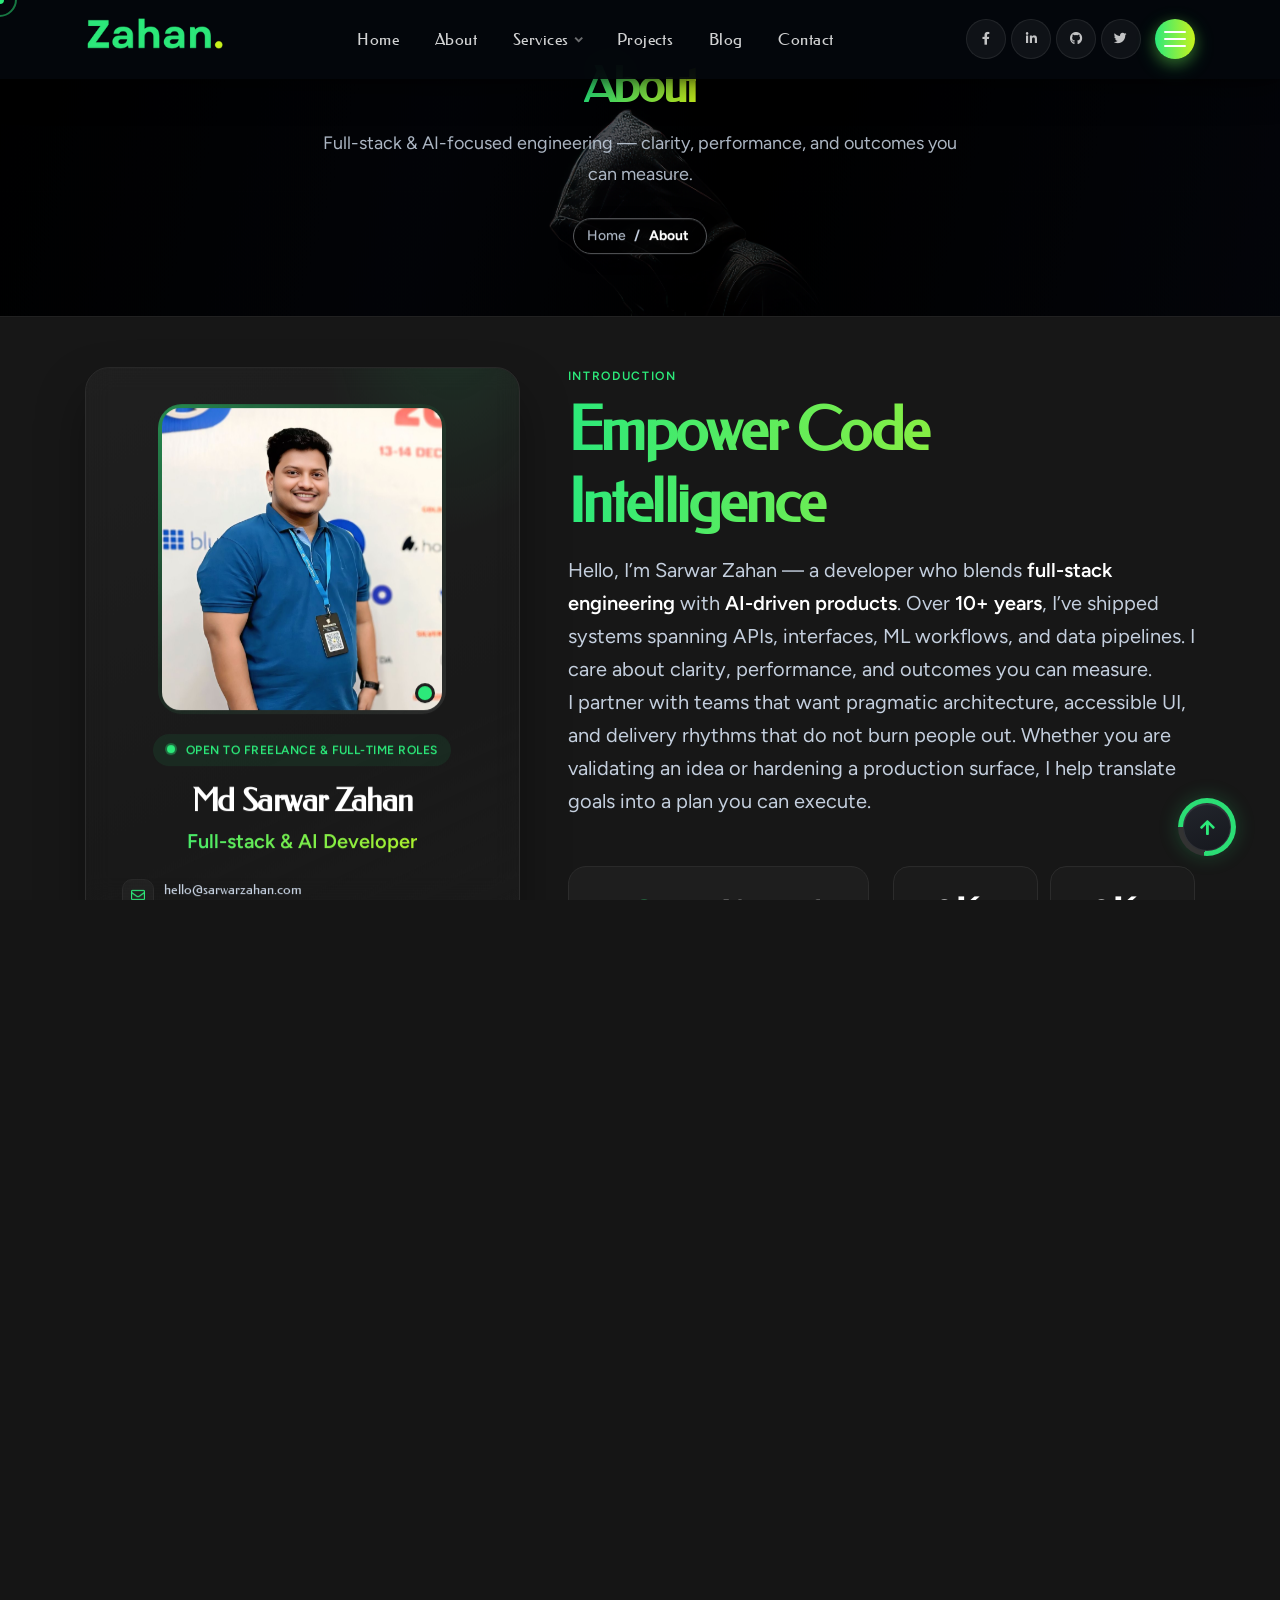
<file: about.html>
<!DOCTYPE html>
<html lang="en">
<head>
    <meta charset="UTF-8">
    <meta name="viewport" content="width=device-width, initial-scale=1.0, viewport-fit=cover">
    <title>About — Zahan</title>
    <link rel="icon" href="assets/img/logo/zahan-icon.png" type="image/png">

    <link rel="stylesheet" href="assets/css/bootstrap.min.css">
    <link rel="stylesheet" href="assets/css/fontawesome.min.css">
    <link rel="stylesheet" href="assets/css/swiper-bundle.min.css">
    <link rel="stylesheet" href="assets/css/animate.min.css">
    <link rel="stylesheet" href="assets/css/magnific-popup.css">
    <link rel="stylesheet" href="assets/css/style.css">
</head>
<body>
    <div class="mouseCursor cursor-outer"></div>
    <div class="mouseCursor cursor-inner"><span>Drag</span></div>

    <div id="preloader" class="bc-preloader" role="status" aria-live="polite" aria-busy="true" aria-label="Loading site">
        <div class="bc-preloader__ambient" aria-hidden="true"></div>
        <div class="bc-preloader__grid" aria-hidden="true"></div>
        <div class="bc-preloader__inner">
            <div class="bc-preloader__visual" aria-hidden="true">
                <div class="bc-preloader__orbit"></div>
                <div class="bc-preloader__core"></div>
            </div>
            <p class="bc-preloader__brand">Zahan</p>
            <div class="bc-preloader__track" aria-hidden="true">
                <span class="bc-preloader__fill"></span>
            </div>
            <span class="bc-preloader__hint">Loading</span>
        </div>
    </div>

    <header class="bc-header-wrapper bc-transparent-header bc-sticky-black" id="bc-sticky-header">
        <div class="container">
            <div class="bc-header-content d-flex justify-content-between align-items-center">
                <div class="bc-logo-area align-content-center">
                    <a class="bc-logo" href="index.html#home">
                        <img src="assets/img/logo/logo.png" alt="logo">
                    </a>
                </div>
                <div class="bc-mainmenu-nav align-content-center d-none d-lg-block">
                    <nav class="bc-mobile-menu-active" aria-label="Primary">
                        <ul>
                            <li><a href="index.html#home">Home</a></li>
                            <li><a href="about.html">About</a></li>
                            <li class="has-submenu">
                                <a href="services.html">Services<span class="bc-nav-chevron" aria-hidden="true"></span></a>
                                <ul class="sub-menu">
                                    <li><a href="service-details.html">Web Development</a></li>
                                    <li><a href="services.html">All services</a></li>
                                    <li class="has-submenu">
                                        <a href="services.html">More<span class="bc-nav-chevron" aria-hidden="true"></span></a>
                                        <ul class="sub-menu">
                                            <li><a href="blog.html">Blog</a></li>
                                            <li><a href="contact.html">Contact</a></li>
                                        </ul>
                                    </li>
                                </ul>
                            </li>
                            <li><a href="projects.html">Projects</a></li>
                            <li><a href="blog.html">Blog</a></li>
                            <li><a href="contact.html">Contact</a></li>
                        </ul>
                    </nav>
                </div>
                <div class="bc-header-right-area align-content-center">
                    <div class="bc-action-area">
                        <ul class="bc-header-social" aria-label="Social links">
                            <li><a href="#" class="bc-header-social__link" aria-label="Facebook"><i class="fab fa-facebook-f" aria-hidden="true"></i></a></li>
                            <li><a href="#" class="bc-header-social__link" aria-label="LinkedIn"><i class="fab fa-linkedin-in" aria-hidden="true"></i></a></li>
                            <li><a href="#" class="bc-header-social__link" aria-label="GitHub"><i class="fab fa-github" aria-hidden="true"></i></a></li>
                            <li><a href="#" class="bc-header-social__link" aria-label="Twitter"><i class="fab fa-twitter" aria-hidden="true"></i></a></li>
                        </ul>
                        <button type="button" class="bc-offcanvas-btn bc-offcanvas-toogle" aria-label="Toggle menu" aria-expanded="false" aria-controls="bc-offcanvas-panel">
                            <span class="bc-offcanvas-btn__inner" aria-hidden="true">
                                <span class="bc-offcanvas-btn__line"></span>
                                <span class="bc-offcanvas-btn__line"></span>
                                <span class="bc-offcanvas-btn__line"></span>
                            </span>
                        </button>
                    </div>
                </div>
            </div>
        </div>
    </header>

    <div class="bc-offcanvas_wrapper" id="bc-offcanvas-panel" role="dialog" aria-modal="true" aria-label="Menu and contact" aria-hidden="true">
        <div class="bc-offcanvas">
            <div class="bc-offcanvas__shine" aria-hidden="true"></div>
            <div class="bc-offcanvas-header d-flex justify-content-between align-items-center mb-70">
                <div class="bc-offcanvas-logo">
                    <a href="index.html#home"><img src="assets/img/logo/logo.png" alt="Zahan home"></a>
                </div>
                <div class="bc-offcanvas-close">
                    <button type="button" class="bc-offcanvas-close-toggle" aria-label="Close menu">
                        <i class="fas fa-times" aria-hidden="true"></i>
                    </button>
                </div>
            </div>
            <div class="bc-offcanvas-menu mb-50 d-xl-none"><nav aria-label="Mobile"></nav></div>
            <div class="bc-offcanvas-content mb-40 d-none d-lg-block">
                <h2 class="bc-offcanvas-title">Hello there</h2>
                <p>I’m Sarwar — thanks for visiting. Use the links to explore the site or reach out from the details below.</p>
            </div>
            <div class="bc-offcanvas-info">
                <span class="subtile">Contact information</span>
                <div class="bc-link-area">
                    <ul class="bc-link">
                        <li>
                            <span class="bc-link-icon"><i class="far fa-envelope"></i></span>
                            <div class="bc-link-wrap">
                                <h4 class="bc-link-title">E-mail</h4>
                                <a href="mailto:hello@zahan.com">hello@zahan.com</a>
                            </div>
                        </li>
                        <li>
                            <span class="bc-link-icon"><i class="fas fa-map-marker-alt"></i></span>
                            <div class="bc-link-wrap">
                                <h4 class="bc-link-title">Location</h4>
                                <div>3891 Ranchview Dr., Richardson</div>
                            </div>
                        </li>
                        <li>
                            <span class="bc-link-icon"><i class="fas fa-phone-alt"></i></span>
                            <div class="bc-link-wrap">
                                <h4 class="bc-link-title">Phone</h4>
                                <a href="tel:+8801780882316">+880 1780 882316</a>
                            </div>
                        </li>
                    </ul>
                </div>
            </div>
            <div class="bc-social-share-inner mt-50">
                <span class="subtile">Find me online</span>
                <ul class="bc-social-sahre">
                    <li><a href="#" class="bc-social-btn" aria-label="Facebook"><i class="fab fa-facebook-f"></i></a></li>
                    <li><a href="#" class="bc-social-btn" aria-label="LinkedIn"><i class="fab fa-linkedin-in"></i></a></li>
                    <li><a href="#" class="bc-social-btn" aria-label="GitHub"><i class="fab fa-github"></i></a></li>
                    <li><a href="#" class="bc-social-btn" aria-label="Twitter"><i class="fab fa-twitter"></i></a></li>
                </ul>
            </div>
        </div>
    </div>
    <div class="bc-offcanvas-overlay" aria-hidden="true"></div>

    <div id="smooth-wrapper">
        <div id="smooth-content">
            <main>
                <section class="bc-page-hero jarallax bc-section-bg" data-background="assets/img/section-bg.jpg" aria-labelledby="about-page-heading">
                    <div class="container bc-page-hero__inner">
                        <h1 id="about-page-heading" class="bc-page-hero__title bc-gradient-text-color wow bcFadeInUp" data-wow-duration="0.9s" data-wow-delay="0.05s">About</h1>
                        <p class="bc-page-hero__lead wow bcFadeInUp" data-wow-duration="0.9s" data-wow-delay="0.1s">Full-stack &amp; AI-focused engineering — clarity, performance, and outcomes you can measure.</p>
                        <div class="bc-page-hero__breadcrumb-shell wow bcFadeInUp" data-wow-duration="0.85s" data-wow-delay="0.14s">
                            <nav class="bc-breadcrumb" aria-label="Breadcrumb">
                                <ol class="breadcrumb">
                                    <li class="breadcrumb-item"><a href="index.html#home">Home</a></li>
                                    <li class="breadcrumb-item active" aria-current="page">About</li>
                                </ol>
                            </nav>
                        </div>
                    </div>
                </section>

                <section class="bc-about-wrapper bc-about-page pt-50 pb-100 p-relative bc-section-bg" aria-labelledby="about-story-heading">
                    <div class="container">
                        <div class="row g-4 g-xl-5 align-items-start">
                            <div class="col-xl-5 col-lg-5 col-md-12">
                                <aside class="bc-about-profile wow bcFadeInUp" data-wow-duration="1s" data-wow-delay="0.15s">
                                    <div class="bc-about-profile__shine" aria-hidden="true"></div>
                                    <div class="bc-about-profile__media">
                                        <div class="bc-about-profile__img-ring wow img-custom-anim-top" data-wow-duration="1.2s" data-wow-delay="0.2s">
                                            <img src="assets/img/about/about.jpg" class="bc-about-profile__img" width="280" height="302" alt="Portrait of Md Sarwar Zahan" loading="lazy">
                                            <span class="bc-about-profile__status" title="Available for projects" aria-hidden="true"></span>
                                        </div>
                                    </div>
                                    <div class="bc-about-profile__body">
                                        <p class="bc-about-profile__badge wow bcFadeInUp" data-wow-duration="0.75s" data-wow-delay="0.12s">
                                            <span class="bc-about-profile__status bc-about-profile__status--inline" aria-hidden="true"></span>
                                            Open to freelance &amp; full-time roles
                                        </p>
                                        <h3 class="bc-about-profile__name wow bcFadeInUp" data-wow-duration="0.75s" data-wow-delay="0.2s">Md Sarwar Zahan</h3>
                                        <p class="bc-about-profile__role bc-gradient-text-color wow bcFadeInUp" data-wow-duration="0.75s" data-wow-delay="0.26s">Full-stack &amp; AI Developer</p>
                                        <ul class="bc-about-profile__meta list-unstyled wow bcFadeInUp" data-wow-duration="0.8s" data-wow-delay="0.32s">
                                            <li>
                                                <a href="mailto:hello@sarwarzahan.com" class="bc-about-profile__link">
                                                    <span class="bc-about-profile__icon" aria-hidden="true"><i class="far fa-envelope"></i></span>
                                                    <span>hello@sarwarzahan.com</span>
                                                </a>
                                            </li>
                                            <li>
                                                <a href="tel:+14155550123" class="bc-about-profile__link">
                                                    <span class="bc-about-profile__icon" aria-hidden="true"><i class="fas fa-phone-alt"></i></span>
                                                    <span>+1 (415) 555-0123</span>
                                                </a>
                                            </li>
                                            <li>
                                                <span class="bc-about-profile__link bc-about-profile__link--static">
                                                    <span class="bc-about-profile__icon" aria-hidden="true"><i class="fas fa-map-marker-alt"></i></span>
                                                    <span>San Francisco, CA · PST (UTC−8)</span>
                                                </span>
                                            </li>
                                            <li>
                                                <span class="bc-about-profile__link bc-about-profile__link--static">
                                                    <span class="bc-about-profile__icon" aria-hidden="true"><i class="far fa-clock"></i></span>
                                                    <span>Typically replies within 24h · Mon–Fri</span>
                                                </span>
                                            </li>
                                            <li>
                                                <span class="bc-about-profile__link bc-about-profile__link--static">
                                                    <span class="bc-about-profile__icon" aria-hidden="true"><i class="fas fa-language"></i></span>
                                                    <span>English · বাংলা (Bengali)</span>
                                                </span>
                                            </li>
                                        </ul>
                                        <div class="bc-about-profile__tags wow bcFadeInUp" data-wow-duration="0.8s" data-wow-delay="0.4s" aria-label="Core technologies">
                                            <span class="bc-about-profile__tag">React</span>
                                            <span class="bc-about-profile__tag">Node.js</span>
                                            <span class="bc-about-profile__tag">Python</span>
                                            <span class="bc-about-profile__tag">TypeScript</span>
                                            <span class="bc-about-profile__tag">AWS</span>
                                            <span class="bc-about-profile__tag">ML / LLMs</span>
                                        </div>
                                        <div class="bc-about-profile__actions wow bcFadeInUp" data-wow-duration="0.8s" data-wow-delay="0.45s">
                                            <a href="assets/cv.pdf" class="bc-about-profile__cv" download>
                                                <i class="fas fa-file-download" aria-hidden="true"></i>
                                                Download CV
                                            </a>
                                        </div>
                                        <ul class="bc-about-profile__social bc-social-sahre justify-content-center wow bcFadeInUp" data-wow-duration="0.8s" data-wow-delay="0.5s">
                                            <li><a href="#" class="bc-social-btn" aria-label="Facebook"><i class="fab fa-facebook-f"></i></a></li>
                                            <li><a href="#" class="bc-social-btn" aria-label="LinkedIn"><i class="fab fa-linkedin-in"></i></a></li>
                                            <li><a href="#" class="bc-social-btn" aria-label="GitHub"><i class="fab fa-github"></i></a></li>
                                            <li><a href="#" class="bc-social-btn" aria-label="Twitter"><i class="fab fa-twitter"></i></a></li>
                                        </ul>
                                    </div>
                                </aside>
                            </div>
                            <div class="col-xl-7 col-lg-7 col-md-12">
                                <div class="bc-about-main">
                                    <header class="bc-about-main__header mb-4 mb-xl-5">
                                        <p class="bc-about-main__eyebrow wow bcFadeInUp" data-wow-duration="0.8s" data-wow-delay="0.05s">Introduction</p>
                                        <h2 id="about-story-heading" class="bc-about-main__title bc-gradient-text-color wow bcFadeInUp" data-wow-duration="0.9s" data-wow-delay="0.1s">Empower Code Intelligence</h2>
                                        <div class="bc-about-main__prose wow bcFadeInUp" data-wow-duration="0.9s" data-wow-delay="0.15s">
                                            <p>Hello, I’m Sarwar Zahan — a developer who blends <strong>full-stack engineering</strong> with <strong>AI-driven products</strong>. Over <strong>10+ years</strong>, I’ve shipped systems spanning APIs, interfaces, ML workflows, and data pipelines. I care about clarity, performance, and outcomes you can measure.</p>
                                            <p>I partner with teams that want pragmatic architecture, accessible UI, and delivery rhythms that do not burn people out. Whether you are validating an idea or hardening a production surface, I help translate goals into a plan you can execute.</p>
                                        </div>
                                    </header>

                                    <div class="row g-3 g-xl-4 bc-about-main__stats">
                                        <div class="col-xl-6 d-flex flex-column">
                                            <div class="bc-about-spotlight wow bcFadeInUp flex-grow-1" data-wow-duration="1s" data-wow-delay="0.2s">
                                                <div class="bc-about-spotlight__shine" aria-hidden="true"></div>
                                                <div class="bc-about-spotlight__head">
                                                    <span class="bc-about-spotlight__num">10+</span>
                                                    <h3 class="bc-about-spotlight__label">Years of <br> experience</h3>
                                                </div>
                                                <p class="bc-about-spotlight__text">From prototypes to production: mentoring, architecture reviews, and hands-on delivery across web, cloud, and intelligent features.</p>
                                            </div>
                                        </div>
                                        <div class="col-xl-6 d-flex flex-column">
                                            <div class="bc-about-facts-grid flex-grow-1">
                                                <div class="bc-fact wow bcFadeInUp" data-wow-duration="0.65s" data-wow-delay="0.05s">
                                                    <span class="bc-fact-count"><span class="counter">7</span>K+</span>
                                                    <p>Projects delivered</p>
                                                </div>
                                                <div class="bc-fact wow bcFadeInUp" data-wow-duration="0.65s" data-wow-delay="0.1s">
                                                    <span class="bc-fact-count"><span class="counter">3</span>K+</span>
                                                    <p>Products &amp; modules</p>
                                                </div>
                                                <div class="bc-fact wow bcFadeInUp" data-wow-duration="0.65s" data-wow-delay="0.15s">
                                                    <span class="bc-fact-count"><span class="counter">78</span>+</span>
                                                    <p>Client reviews</p>
                                                </div>
                                                <div class="bc-fact wow bcFadeInUp" data-wow-duration="0.65s" data-wow-delay="0.2s">
                                                    <span class="bc-fact-count"><span class="counter">1</span>K+</span>
                                                    <p>Happy clients</p>
                                                </div>
                                            </div>
                                        </div>
                                    </div>

                                    <div class="bc-about-cta wow bcFadeInUp" data-wow-duration="1s" data-wow-delay="0.35s">
                                        <div class="bc-about-cta__inner">
                                            <h3 class="bc-about-cta__title wow bcFadeInUp" data-wow-duration="0.8s" data-wow-delay="0.05s">Have a project in mind?</h3>
                                            <p class="bc-about-cta__subtitle wow bcFadeInUp" data-wow-duration="0.8s" data-wow-delay="0.1s">Let’s collaborate and ship something polished, fast, and built to last.</p>
                                            <a href="contact.html" class="bc-btn bc-about-cta__btn wow bcFadeInUp" data-wow-duration="0.8s" data-wow-delay="0.16s">
                                                <span class="bc-btn-wrap">
                                                    <span class="bc-btn-y-1">Start a project <i class="fas fa-arrow-right"></i></span>
                                                    <span class="bc-btn-y-2">Start a project <i class="fas fa-arrow-right"></i></span>
                                                </span>
                                            </a>
                                        </div>
                                    </div>
                                </div>
                            </div>
                        </div>
                    </div>
                </section>
            </main>

            <footer class="bc-footer-wrapper pt-20 pb-20">
                <div class="container">
                    <div class="bc-footer bc-footer-bar d-flex flex-wrap justify-content-between align-items-center gap-3">
                        <p class="bc-footer__copy mb-0">&copy; 2026 Zahan. All rights reserved.</p>
                        <nav class="bc-footer__nav bc-footer__nav--legal d-flex flex-wrap align-items-center gap-3" aria-label="Legal">
                            <a href="privacy-policy.html" class="bc-footer__link">Privacy Policy</a>
                            <span class="bc-footer__sep" aria-hidden="true">·</span>
                            <a href="terms-and-conditions.html" class="bc-footer__link">Terms &amp; Conditions</a>
                        </nav>
                    </div>
                </div>
            </footer>
        </div>
    </div>

    <button type="button" id="back-to-top" class="bc-backtop" aria-label="Back to top">
        <span class="bc-backtop__progress" aria-hidden="true"></span>
        <span class="bc-backtop__inner"><i class="fas fa-arrow-up" aria-hidden="true"></i></span>
    </button>

<script src="assets/js/jquery-3.7.1.min.js"></script>
<script src="assets/js/bootstrap.bundle.min.js"></script>
<script src="assets/js/typed.js"></script>
<script src="assets/js/magnific-popup.js"></script>
<script src="assets/js/isotope.pkgd.min.js"></script>
<script src="assets/js/swiper-bundle.min.js"></script>
<script src="assets/js/wow.min.js"></script>
<script src="assets/js/waypoints.js"></script>
<script src="assets/js/jquery.counterup.min.js"></script>
<script src="assets/js/gsap.min.js"></script>
<script src="assets/js/scroll-trigger.js"></script>
<script src="assets/js/scroll-smoother.js"></script>
<script src="assets/js/jarallax.min.js"></script>
<script src="assets/js/ajax-form.js"></script>
<script src="assets/js/main.js"></script>
</body>
</html>
</file>
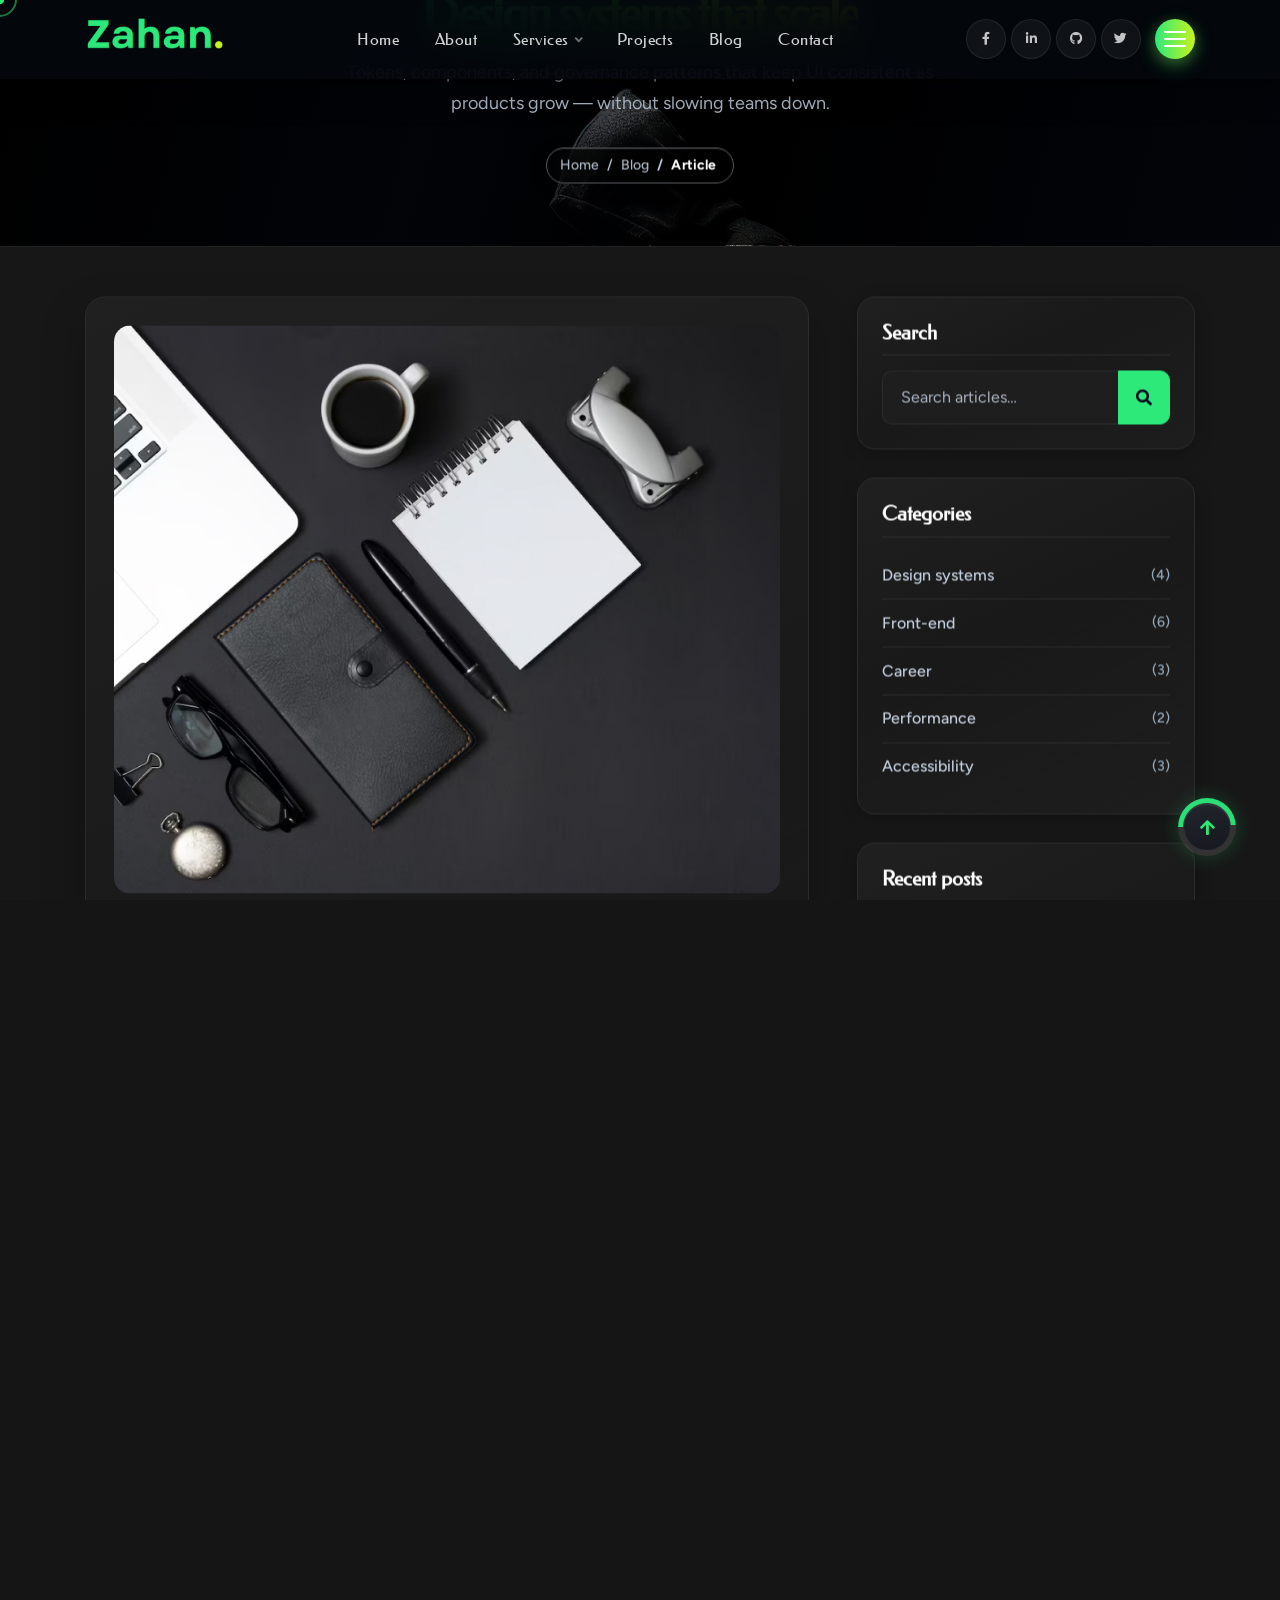
<file: blog-details.html>
<!DOCTYPE html>
<html lang="en">
<head>
    <meta charset="UTF-8">
    <meta name="viewport" content="width=device-width, initial-scale=1.0, viewport-fit=cover">
    <title>Design systems that scale — Blog — Zahan</title>
    <link rel="icon" href="assets/img/logo/zahan-icon.png" type="image/png">

    <link rel="stylesheet" href="assets/css/bootstrap.min.css">
    <link rel="stylesheet" href="assets/css/fontawesome.min.css">
    <link rel="stylesheet" href="assets/css/swiper-bundle.min.css">
    <link rel="stylesheet" href="assets/css/animate.min.css">
    <link rel="stylesheet" href="assets/css/magnific-popup.css">
    <link rel="stylesheet" href="assets/css/style.css">
</head>
<body>
    <div class="mouseCursor cursor-outer"></div>
    <div class="mouseCursor cursor-inner"><span>Drag</span></div>

    <div id="preloader" class="bc-preloader" role="status" aria-live="polite" aria-busy="true" aria-label="Loading site">
        <div class="bc-preloader__ambient" aria-hidden="true"></div>
        <div class="bc-preloader__grid" aria-hidden="true"></div>
        <div class="bc-preloader__inner">
            <div class="bc-preloader__visual" aria-hidden="true">
                <div class="bc-preloader__orbit"></div>
                <div class="bc-preloader__core"></div>
            </div>
            <p class="bc-preloader__brand">Zahan</p>
            <div class="bc-preloader__track" aria-hidden="true">
                <span class="bc-preloader__fill"></span>
            </div>
            <span class="bc-preloader__hint">Loading</span>
        </div>
    </div>

    <header class="bc-header-wrapper bc-transparent-header bc-sticky-black" id="bc-sticky-header">
        <div class="container">
            <div class="bc-header-content d-flex justify-content-between align-items-center">
                <div class="bc-logo-area align-content-center">
                    <a class="bc-logo" href="index.html#home">
                        <img src="assets/img/logo/logo.png" alt="logo">
                    </a>
                </div>
                <div class="bc-mainmenu-nav align-content-center d-none d-lg-block">
                    <nav class="bc-mobile-menu-active" aria-label="Primary">
                        <ul>
                            <li><a href="index.html#home">Home</a></li>
                            <li><a href="about.html">About</a></li>
                            <li class="has-submenu">
                                <a href="services.html">Services<span class="bc-nav-chevron" aria-hidden="true"></span></a>
                                <ul class="sub-menu">
                                    <li><a href="service-details.html">Web Development</a></li>
                                    <li><a href="services.html">All services</a></li>
                                    <li class="has-submenu">
                                        <a href="services.html">More<span class="bc-nav-chevron" aria-hidden="true"></span></a>
                                        <ul class="sub-menu">
                                            <li><a href="blog.html">Blog</a></li>
                                            <li><a href="contact.html">Contact</a></li>
                                        </ul>
                                    </li>
                                </ul>
                            </li>
                            <li><a href="projects.html">Projects</a></li>
                            <li><a href="blog.html">Blog</a></li>
                            <li><a href="contact.html">Contact</a></li>
                        </ul>
                    </nav>
                </div>
                <div class="bc-header-right-area align-content-center">
                    <div class="bc-action-area">
                        <ul class="bc-header-social" aria-label="Social links">
                            <li><a href="#" class="bc-header-social__link" aria-label="Facebook"><i class="fab fa-facebook-f" aria-hidden="true"></i></a></li>
                            <li><a href="#" class="bc-header-social__link" aria-label="LinkedIn"><i class="fab fa-linkedin-in" aria-hidden="true"></i></a></li>
                            <li><a href="#" class="bc-header-social__link" aria-label="GitHub"><i class="fab fa-github" aria-hidden="true"></i></a></li>
                            <li><a href="#" class="bc-header-social__link" aria-label="Twitter"><i class="fab fa-twitter" aria-hidden="true"></i></a></li>
                        </ul>
                        <button type="button" class="bc-offcanvas-btn bc-offcanvas-toogle" aria-label="Toggle menu" aria-expanded="false" aria-controls="bc-offcanvas-panel">
                            <span class="bc-offcanvas-btn__inner" aria-hidden="true">
                                <span class="bc-offcanvas-btn__line"></span>
                                <span class="bc-offcanvas-btn__line"></span>
                                <span class="bc-offcanvas-btn__line"></span>
                            </span>
                        </button>
                    </div>
                </div>
            </div>
        </div>
    </header>

    <div class="bc-offcanvas_wrapper" id="bc-offcanvas-panel" role="dialog" aria-modal="true" aria-label="Menu and contact" aria-hidden="true">
        <div class="bc-offcanvas">
            <div class="bc-offcanvas__shine" aria-hidden="true"></div>
            <div class="bc-offcanvas-header d-flex justify-content-between align-items-center mb-70">
                <div class="bc-offcanvas-logo">
                    <a href="index.html#home"><img src="assets/img/logo/logo.png" alt="Zahan home"></a>
                </div>
                <div class="bc-offcanvas-close">
                    <button type="button" class="bc-offcanvas-close-toggle" aria-label="Close menu">
                        <i class="fas fa-times" aria-hidden="true"></i>
                    </button>
                </div>
            </div>
            <div class="bc-offcanvas-menu mb-50 d-xl-none"><nav aria-label="Mobile"></nav></div>
            <div class="bc-offcanvas-content mb-40 d-none d-lg-block">
                <h2 class="bc-offcanvas-title">Hello there</h2>
                <p>I’m Sarwar — thanks for visiting. Use the links to explore the site or reach out from the details below.</p>
            </div>
            <div class="bc-offcanvas-info">
                <span class="subtile">Contact information</span>
                <div class="bc-link-area">
                    <ul class="bc-link">
                        <li>
                            <span class="bc-link-icon"><i class="far fa-envelope"></i></span>
                            <div class="bc-link-wrap">
                                <h4 class="bc-link-title">E-mail</h4>
                                <a href="mailto:hello@zahan.com">hello@zahan.com</a>
                            </div>
                        </li>
                        <li>
                            <span class="bc-link-icon"><i class="fas fa-map-marker-alt"></i></span>
                            <div class="bc-link-wrap">
                                <h4 class="bc-link-title">Location</h4>
                                <div>3891 Ranchview Dr., Richardson</div>
                            </div>
                        </li>
                        <li>
                            <span class="bc-link-icon"><i class="fas fa-phone-alt"></i></span>
                            <div class="bc-link-wrap">
                                <h4 class="bc-link-title">Phone</h4>
                                <a href="tel:+8801780882316">+880 1780 882316</a>
                            </div>
                        </li>
                    </ul>
                </div>
            </div>
            <div class="bc-social-share-inner mt-50">
                <span class="subtile">Find me online</span>
                <ul class="bc-social-sahre">
                    <li><a href="#" class="bc-social-btn" aria-label="Facebook"><i class="fab fa-facebook-f"></i></a></li>
                    <li><a href="#" class="bc-social-btn" aria-label="LinkedIn"><i class="fab fa-linkedin-in"></i></a></li>
                    <li><a href="#" class="bc-social-btn" aria-label="GitHub"><i class="fab fa-github"></i></a></li>
                    <li><a href="#" class="bc-social-btn" aria-label="Twitter"><i class="fab fa-twitter"></i></a></li>
                </ul>
            </div>
        </div>
    </div>
    <div class="bc-offcanvas-overlay" aria-hidden="true"></div>

    <div id="smooth-wrapper">
        <div id="smooth-content">
            <main>
                <section class="bc-page-hero jarallax bc-section-bg" data-background="assets/img/section-bg.jpg" aria-labelledby="blog-detail-heading">
                    <div class="container bc-page-hero__inner">
                        <h1 id="blog-detail-heading" class="bc-page-hero__title bc-gradient-text-color wow bcFadeInUp" data-wow-duration="0.9s" data-wow-delay="0.05s">Design systems that scale</h1>
                        <p class="bc-page-hero__lead wow bcFadeInUp" data-wow-duration="0.9s" data-wow-delay="0.1s">Tokens, components, and governance patterns that keep UI consistent as products grow — without slowing teams down.</p>
                        <div class="bc-page-hero__breadcrumb-shell wow bcFadeInUp" data-wow-duration="0.85s" data-wow-delay="0.14s">
                            <nav class="bc-breadcrumb" aria-label="Breadcrumb">
                                <ol class="breadcrumb">
                                    <li class="breadcrumb-item"><a href="index.html#home">Home</a></li>
                                    <li class="breadcrumb-item"><a href="blog.html">Blog</a></li>
                                    <li class="breadcrumb-item active" aria-current="page">Article</li>
                                </ol>
                            </nav>
                        </div>
                    </div>
                </section>

                <section class="bc-blog-detail pt-50 pb-100 bc-section-bg">
                    <div class="container">
                        <div class="row g-4 g-xl-5">
                            <div class="col-lg-8">
                                <article class="bc-blog-detail__article wow bcFadeInUp" data-wow-duration="0.9s" data-wow-delay="0.06s">
                                    <figure class="bc-blog-detail__figure">
                                        <img src="assets/img/blog/blog-01.jpg" alt="Team reviewing a design system on a wall" width="960" height="540" loading="lazy">
                                    </figure>
                                    <div class="bc-blog-detail__meta bc-blog-meta">
                                        <span class="bc-blog-category"><i class="fas fa-layer-group" aria-hidden="true"></i> <a href="blog.html">Design systems</a></span>
                                        <span class="bc-blog-time"><i class="far fa-clock" aria-hidden="true"></i><span>8 min read</span></span>
                                        <span class="bc-blog-time"><i class="far fa-calendar-alt" aria-hidden="true"></i><time datetime="2025-03-12">Mar 12, 2025</time></span>
                                    </div>
                                    <p class="bc-blog-detail__lead">A practical look at how teams introduce tokens, document components, and set lightweight governance so shipping stays fast.</p>
                                    <p>Most friction around design systems is not Figma files — it is decision fatigue. When every screen invents a new spacing value or button variant, reviews balloon and quality drifts. The fix is not more rules on day one; it is a thin, enforceable layer that grows with the product.</p>
                                    <h2>Start with tokens, not libraries</h2>
                                    <p>Semantic color, type, and spacing tokens give engineering and design a shared vocabulary. Name them for intent (<code>surface-elevated</code>, <code>text-muted</code>) rather than hex values so refactors do not break meaning.</p>
                                    <blockquote class="bc-blog-detail__quote">
                                        <p>“If a token change does not ripple predictably through the app, you still have magic numbers — they are just dressed up.”</p>
                                    </blockquote>
                                    <h2>Governance that ships</h2>
                                    <p>Pair a short contribution guide with a visible changelog. Default new work to existing components; exceptions get a one-line rationale in the PR. That keeps velocity high while patterns stay honest.</p>
                                    <ul class="bc-blog-detail__list">
                                        <li>Document the happy path in Storybook (or equivalent) with accessibility notes.</li>
                                        <li>Version breaking UI changes like any other dependency.</li>
                                        <li>Run occasional UI audits against tokens, not subjective taste.</li>
                                    </ul>
                                    <footer class="bc-blog-detail__footer">
                                        <p class="bc-blog-detail__tags-label">Tags</p>
                                        <div class="bc-blog-detail__tags">
                                            <a href="blog.html">Design systems</a>
                                            <a href="blog.html">UI engineering</a>
                                            <a href="blog.html">Tokens</a>
                                            <a href="blog.html">Product design</a>
                                        </div>
                                    </footer>
                                </article>
                            </div>
                            <div class="col-lg-4">
                                <aside class="bc-sidebar bc-blog-sidebar wow bcFadeInUp" data-wow-duration="0.9s" data-wow-delay="0.1s" aria-label="Blog sidebar">
                                    <div class="bc-widget bc-blog-sidebar__card">
                                        <h3 class="bc-widget-title">Search</h3>
                                        <div class="bc-search">
                                            <form class="bc-search-form d-flex" action="blog.html" method="get" role="search">
                                                <label class="visually-hidden" for="bc-blog-search">Search articles</label>
                                                <input id="bc-blog-search" class="bc-search-input" type="search" name="q" placeholder="Search articles…" autocomplete="off">
                                                <button class="bc-search-btn" type="submit" aria-label="Search"><i class="fas fa-search" aria-hidden="true"></i></button>
                                            </form>
                                        </div>
                                    </div>

                                    <div class="bc-widget bc-blog-sidebar__card">
                                        <h3 class="bc-widget-title">Categories</h3>
                                        <div class="bc-categories">
                                            <ul class="bc-category-list list-unstyled mb-0">
                                                <li><a href="blog.html">Design systems <span>(4)</span></a></li>
                                                <li><a href="blog.html">Front-end <span>(6)</span></a></li>
                                                <li><a href="blog.html">Career <span>(3)</span></a></li>
                                                <li><a href="blog.html">Performance <span>(2)</span></a></li>
                                                <li><a href="blog.html">Accessibility <span>(3)</span></a></li>
                                            </ul>
                                        </div>
                                    </div>

                                    <div class="bc-widget bc-blog-sidebar__card">
                                        <h3 class="bc-widget-title">Recent posts</h3>
                                        <div class="bc-recent-news">
                                            <div class="bc-news-item">
                                                <a href="blog-details.html" class="bc-news-thumb-link"><img class="bc-news-thumb" src="assets/img/blog/blog-02.jpg" alt="" width="105" height="105" loading="lazy"></a>
                                                <div class="bc-news-body">
                                                    <span class="bc-news-category">Front-end</span>
                                                    <h4 class="bc-news-title"><a href="blog-details.html">Shipping faster with CI you can trust</a></h4>
                                                    <span class="bc-news-date">Mar 8, 2025</span>
                                                </div>
                                            </div>
                                            <div class="bc-news-item">
                                                <a href="blog-details.html" class="bc-news-thumb-link"><img class="bc-news-thumb" src="assets/img/blog/blog-03.jpg" alt="" width="105" height="105" loading="lazy"></a>
                                                <div class="bc-news-body">
                                                    <span class="bc-news-category">Performance</span>
                                                    <h4 class="bc-news-title"><a href="blog-details.html">Lazy loading without layout shifts</a></h4>
                                                    <span class="bc-news-date">Feb 26, 2025</span>
                                                </div>
                                            </div>
                                            <div class="bc-news-item">
                                                <a href="blog.html" class="bc-news-thumb-link"><img class="bc-news-thumb" src="assets/img/blog/blog-01.jpg" alt="" width="105" height="105" loading="lazy"></a>
                                                <div class="bc-news-body">
                                                    <span class="bc-news-category">Design systems</span>
                                                    <h4 class="bc-news-title"><a href="blog-details.html">Design systems that scale</a></h4>
                                                    <span class="bc-news-date">Mar 12, 2025</span>
                                                </div>
                                            </div>
                                        </div>
                                    </div>

                                    <div class="bc-widget bc-blog-sidebar__card">
                                        <h3 class="bc-widget-title">Tags</h3>
                                        <div class="bc-blog-sidebar-tags">
                                            <a href="blog.html">figma</a>
                                            <a href="blog.html">react</a>
                                            <a href="blog.html">a11y</a>
                                            <a href="blog.html">css</a>
                                            <a href="blog.html">workflow</a>
                                            <a href="blog.html">storybook</a>
                                        </div>
                                    </div>

                                    <div class="bc-widget bc-blog-sidebar__card bc-blog-sidebar__card--cta">
                                        <h3 class="bc-widget-title">Newsletter</h3>
                                        <p class="bc-blog-sidebar__cta-text">Occasional notes on UI craft and shipping — no spam.</p>
                                        <form class="bc-blog-sidebar__newsletter" action="#" method="post">
                                            <label class="visually-hidden" for="bc-sidebar-email">Email</label>
                                            <input id="bc-sidebar-email" type="email" class="bc-blog-sidebar__newsletter-input" name="email" placeholder="you@example.com" autocomplete="email">
                                            <button type="submit" class="bc-blog-sidebar__newsletter-btn">Subscribe</button>
                                        </form>
                                    </div>
                                </aside>
                            </div>
                        </div>
                    </div>
                </section>
            </main>

            <footer class="bc-footer-wrapper pt-20 pb-20">
                <div class="container">
                    <div class="bc-footer bc-footer-bar d-flex flex-wrap justify-content-between align-items-center gap-3">
                        <p class="bc-footer__copy mb-0">&copy; 2026 Zahan. All rights reserved.</p>
                        <nav class="bc-footer__nav bc-footer__nav--legal d-flex flex-wrap align-items-center gap-3" aria-label="Legal">
                            <a href="privacy-policy.html" class="bc-footer__link">Privacy Policy</a>
                            <span class="bc-footer__sep" aria-hidden="true">·</span>
                            <a href="terms-and-conditions.html" class="bc-footer__link">Terms &amp; Conditions</a>
                        </nav>
                    </div>
                </div>
            </footer>
        </div>
    </div>

    <button type="button" id="back-to-top" class="bc-backtop" aria-label="Back to top">
        <span class="bc-backtop__progress" aria-hidden="true"></span>
        <span class="bc-backtop__inner"><i class="fas fa-arrow-up" aria-hidden="true"></i></span>
    </button>

<script src="assets/js/jquery-3.7.1.min.js"></script>
<script src="assets/js/bootstrap.bundle.min.js"></script>
<script src="assets/js/typed.js"></script>
<script src="assets/js/magnific-popup.js"></script>
<script src="assets/js/isotope.pkgd.min.js"></script>
<script src="assets/js/swiper-bundle.min.js"></script>
<script src="assets/js/wow.min.js"></script>
<script src="assets/js/waypoints.js"></script>
<script src="assets/js/jquery.counterup.min.js"></script>
<script src="assets/js/gsap.min.js"></script>
<script src="assets/js/scroll-trigger.js"></script>
<script src="assets/js/scroll-smoother.js"></script>
<script src="assets/js/jarallax.min.js"></script>
<script src="assets/js/ajax-form.js"></script>
<script src="assets/js/main.js"></script>
</body>
</html>
</file>
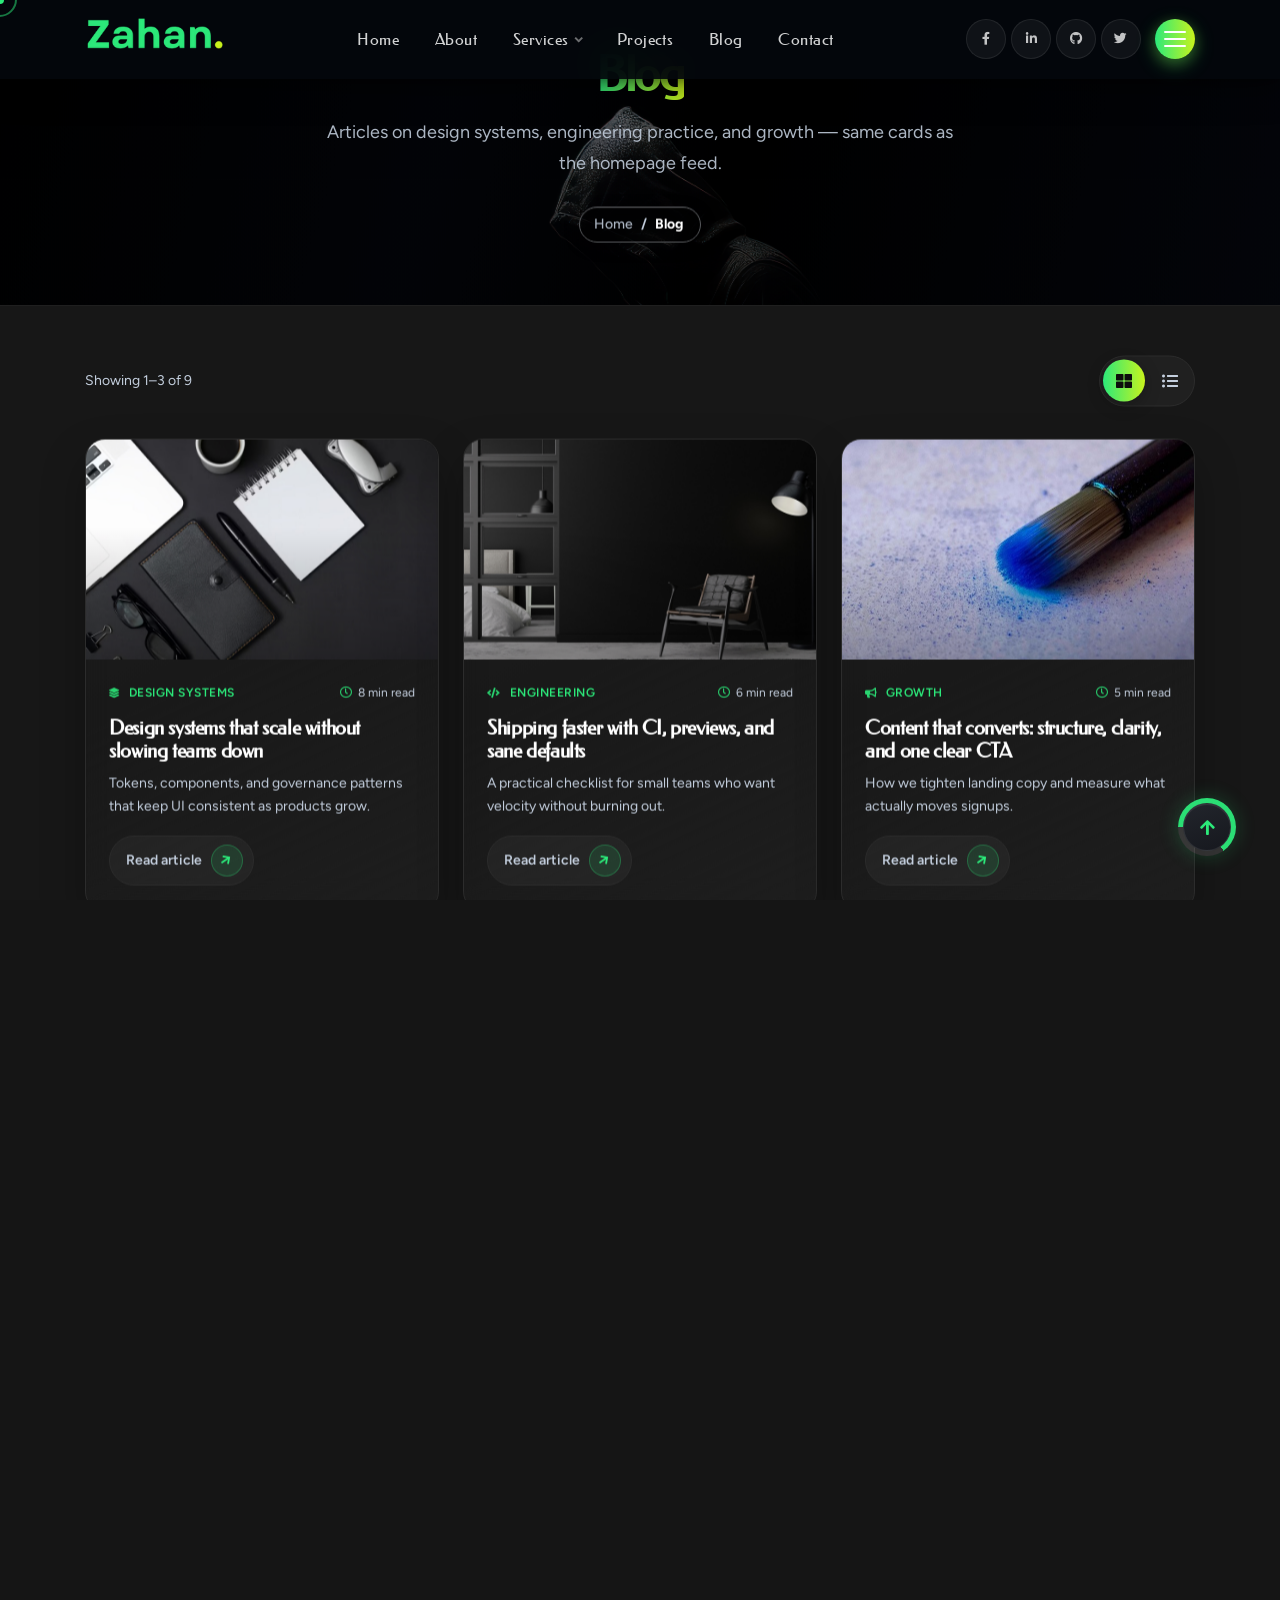
<file: blog.html>
<!DOCTYPE html>
<html lang="en">
<head>
    <meta charset="UTF-8">
    <meta name="viewport" content="width=device-width, initial-scale=1.0, viewport-fit=cover">
    <title>Zahan - Personal Portfolio HTML Template</title>
    <link rel="icon" href="assets/img/logo/zahan-icon.png" type="image/png">

    <link rel="stylesheet" href="assets/css/bootstrap.min.css">
    <link rel="stylesheet" href="assets/css/fontawesome.min.css">
    <link rel="stylesheet" href="assets/css/swiper-bundle.min.css">
    <link rel="stylesheet" href="assets/css/animate.min.css">
    <link rel="stylesheet" href="assets/css/magnific-popup.css">
    <link rel="stylesheet" href="assets/css/style.css">
</head>
<body>
    <!-- Custom Cursor Start -->
    <div class="mouseCursor cursor-outer"></div>
    <div class="mouseCursor cursor-inner"><span>Drag</span></div>
    <!-- Custom Cursor End -->

    <!-- Preloader Start -->
    <div id="preloader">
    <div class="loader-text">Zahan</div>
    </div>
    <!-- Preloader End -->

    <!-- Header Start -->
    <header class="bc-header-wrapper bc-transparent-header bc-sticky-black" id="bc-sticky-header">
        <div class="container">
            <div class="bc-header-content d-flex justify-content-between align-items-center">
                <div class="bc-logo-area align-content-center">
                    <a class="bc-logo" href="index.html#home">
                        <img src="assets/img/logo/logo.png" alt="logo">
                    </a>
                </div>
                <div class="bc-mainmenu-nav align-content-center d-none d-lg-block">
                    <nav class="bc-mobile-menu-active" aria-label="Primary">
                        <ul>
                            <li><a href="index.html#home">Home</a></li>
                            <li><a href="about.html">About</a></li>
                            <li class="has-submenu">
                                <a href="services.html">Services<span class="bc-nav-chevron" aria-hidden="true"></span></a>
                                <ul class="sub-menu">
                                    <li><a href="service-details.html">Web Development</a></li>
                                    <li><a href="services.html">All services</a></li>
                                    <li class="has-submenu">
                                        <a href="services.html">More<span class="bc-nav-chevron" aria-hidden="true"></span></a>
                                        <ul class="sub-menu">
                                            <li><a href="blog.html">Blog</a></li>
                                            <li><a href="contact.html">Contact</a></li>
                                        </ul>
                                    </li>
                                </ul>
                            </li>
                            <li><a href="projects.html">Projects</a></li>
                            <li><a href="blog.html">Blog</a></li>
                            <li><a href="contact.html">Contact</a></li>
                        </ul>
                    </nav>
                </div>
                <div class="bc-header-right-area align-content-center">
                    <div class="bc-action-area">
                        <ul class="bc-header-social" aria-label="Social links">
                            <li><a href="#" class="bc-header-social__link" aria-label="Facebook"><i class="fab fa-facebook-f" aria-hidden="true"></i></a></li>
                            <li><a href="#" class="bc-header-social__link" aria-label="LinkedIn"><i class="fab fa-linkedin-in" aria-hidden="true"></i></a></li>
                            <li><a href="#" class="bc-header-social__link" aria-label="GitHub"><i class="fab fa-github" aria-hidden="true"></i></a></li>
                            <li><a href="#" class="bc-header-social__link" aria-label="Twitter"><i class="fab fa-twitter" aria-hidden="true"></i></a></li>
                        </ul>
                        <button type="button" class="bc-offcanvas-btn bc-offcanvas-toogle" aria-label="Toggle menu" aria-expanded="false" aria-controls="bc-offcanvas-panel">
                            <span class="bc-offcanvas-btn__inner" aria-hidden="true">
                                <span class="bc-offcanvas-btn__line"></span>
                                <span class="bc-offcanvas-btn__line"></span>
                                <span class="bc-offcanvas-btn__line"></span>
                            </span>
                        </button>
                    </div>
                </div>
            </div>
        </div>
    </header>
    <!-- Header End -->
    <!-- Offcanvas Start -->
    <div class="bc-offcanvas_wrapper" id="bc-offcanvas-panel" role="dialog" aria-modal="true" aria-label="Menu and contact" aria-hidden="true">
        <div class="bc-offcanvas">
            <div class="bc-offcanvas__shine" aria-hidden="true"></div>
            <div class="bc-offcanvas-header d-flex justify-content-between align-items-center mb-70">
                <div class="bc-offcanvas-logo">
                    <a href="index.html#home"><img src="assets/img/logo/logo.png" alt="Zahan home"></a>
                </div>
                <div class="bc-offcanvas-close">
                    <button type="button" class="bc-offcanvas-close-toggle" aria-label="Close menu">
                        <i class="fas fa-times" aria-hidden="true"></i>
                    </button>
                </div>
            </div>
            <div class="bc-offcanvas-menu mb-50 d-xl-none"><nav aria-label="Mobile"></nav></div>
            <div class="bc-offcanvas-content mb-40 d-none d-lg-block">
                <h2 class="bc-offcanvas-title">Hello there</h2>
                <p>I’m Sarwar — thanks for visiting. Use the links to explore the site or reach out from the details below.</p>
            </div>
            <div class="bc-offcanvas-info">
                <span class="subtile">Contact information</span>
                <div class="bc-link-area">
                    <ul class="bc-link">
                        <li>
                            <span class="bc-link-icon"><i class="far fa-envelope"></i></span>
                            <div class="bc-link-wrap">
                                <h4 class="bc-link-title">E-mail</h4>
                                <a href="mailto:hello@zahan.com">hello@zahan.com</a>
                            </div>
                        </li>
                        <li>
                            <span class="bc-link-icon"><i class="fas fa-map-marker-alt"></i></span>
                            <div class="bc-link-wrap">
                                <h4 class="bc-link-title">Location</h4>
                                <div>3891 Ranchview Dr., Richardson</div>
                            </div>
                        </li>
                        <li>
                            <span class="bc-link-icon"><i class="fas fa-phone-alt"></i></span>
                            <div class="bc-link-wrap">
                                <h4 class="bc-link-title">Phone</h4>
                                <a href="tel:+8801780882316">+880 1780 882316</a>
                            </div>
                        </li>
                    </ul>
                </div>
            </div>
            <div class="bc-social-share-inner mt-50">
                <span class="subtile">Find me online</span>
                <ul class="bc-social-sahre">
                    <li><a href="#" class="bc-social-btn" aria-label="Facebook"><i class="fab fa-facebook-f"></i></a></li>
                    <li><a href="#" class="bc-social-btn" aria-label="LinkedIn"><i class="fab fa-linkedin-in"></i></a></li>
                    <li><a href="#" class="bc-social-btn" aria-label="GitHub"><i class="fab fa-github"></i></a></li>
                    <li><a href="#" class="bc-social-btn" aria-label="Twitter"><i class="fab fa-twitter"></i></a></li>
                </ul>
            </div>
        </div>
    </div>
    <div class="bc-offcanvas-overlay" aria-hidden="true"></div>
    <!-- Offcanvas End --> 

    <div id="smooth-wrapper">
        <div id="smooth-content">


            <main>
                <section class="bc-page-hero jarallax bc-section-bg" data-background="assets/img/section-bg.jpg" aria-labelledby="blog-page-heading">
                    <div class="container bc-page-hero__inner">
                        <h1 id="blog-page-heading" class="bc-page-hero__title bc-gradient-text-color wow bcFadeInUp" data-wow-duration="0.9s" data-wow-delay="0.05s">Blog</h1>
                        <p class="bc-page-hero__lead wow bcFadeInUp" data-wow-duration="0.9s" data-wow-delay="0.1s">Articles on design systems, engineering practice, and growth — same cards as the homepage feed.</p>
                        <div class="bc-page-hero__breadcrumb-shell wow bcFadeInUp" data-wow-duration="0.85s" data-wow-delay="0.14s">
                            <nav class="bc-breadcrumb" aria-label="Breadcrumb">
                                <ol class="breadcrumb">
                                    <li class="breadcrumb-item"><a href="index.html#home">Home</a></li>
                                    <li class="breadcrumb-item active" aria-current="page">Blog</li>
                                </ol>
                            </nav>
                        </div>
                    </div>
                </section>
                <!-- Blog Start -->
                <section class="bc-blog-wrapper pt-50 pb-100 bc-section-bg" id="blog">
                    <div class="container bc-blog-wrapper__inner">
                        <h2 class="visually-hidden">Latest articles</h2>
                        <div class="bc-blog-toolbar d-flex flex-wrap justify-content-between align-items-center gap-3">
                            <p class="bc-blog-toolbar__count mb-0" id="bcBlogCount" aria-live="polite">Showing 1–3 of 9</p>
                            <div class="bc-blog-view-toggle" role="group" aria-label="Article layout">
                                <button type="button" class="bc-blog-view-btn is-active" id="bcBlogViewGrid" data-bc-blog-view="grid" aria-pressed="true" title="Grid view">
                                    <i class="fas fa-th-large" aria-hidden="true"></i><span class="visually-hidden">Grid view</span>
                                </button>
                                <button type="button" class="bc-blog-view-btn" id="bcBlogViewList" data-bc-blog-view="list" aria-pressed="false" title="List view">
                                    <i class="fas fa-list-ul" aria-hidden="true"></i><span class="visually-hidden">List view</span>
                                </button>
                            </div>
                        </div>
                        <div class="row g-4 bc-blog-feed bc-blog-feed--grid" id="bcBlogFeed">
                            <div class="bc-blog-post col-xl-4 col-md-6 d-flex" data-bc-page="1">
                                <article class="bc-blog-item wow bcFadeInUp w-100" data-wow-duration="1s" data-wow-delay="0.08s">
                                    <div class="bc-blog-item__glow" aria-hidden="true"></div>
                                    <div class="bc-blog-item__media">
                                        <a href="blog-details.html" class="bc-blog-thumb" aria-label="Open article: Design systems that scale">
                                            <span class="bc-blog-thumb__inner">
                                                <img src="assets/img/blog/blog-01.jpg" alt="" width="640" height="400" loading="lazy">
                                            </span>
                                        </a>
                                    </div>
                                    <div class="bc-blog-item-text">
                                        <div class="bc-blog-meta">
                                            <span class="bc-blog-category bc-blog-categpry"><i class="fas fa-layer-group" aria-hidden="true"></i> <a href="blog.html">Design systems</a></span>
                                            <span class="bc-blog-time"><i class="far fa-clock" aria-hidden="true"></i><span>8 min read</span></span>
                                        </div>
                                        <h2 class="bc-blog-title">
                                            <a href="blog-details.html">Design systems that scale without slowing teams down</a>
                                        </h2>
                                        <p class="bc-blog-excerpt">Tokens, components, and governance patterns that keep UI consistent as products grow.</p>
                                        <a href="blog-details.html" class="bc-blog-read" aria-label="Read article: Design systems that scale">
                                            <span class="bc-blog-read__text">Read article</span>
                                            <span class="bc-blog-read__icon" aria-hidden="true"><i class="fas fa-arrow-right"></i></span>
                                        </a>
                                    </div>
                                </article>
                            </div>
                            <div class="bc-blog-post col-xl-4 col-md-6 d-flex" data-bc-page="1">
                                <article class="bc-blog-item wow bcFadeInUp w-100" data-wow-duration="1s" data-wow-delay="0.14s">
                                    <div class="bc-blog-item__glow" aria-hidden="true"></div>
                                    <div class="bc-blog-item__media">
                                        <a href="blog-details.html" class="bc-blog-thumb" aria-label="Open article: Shipping faster with CI">
                                            <span class="bc-blog-thumb__inner">
                                                <img src="assets/img/blog/blog-02.jpg" alt="" width="640" height="400" loading="lazy">
                                            </span>
                                        </a>
                                    </div>
                                    <div class="bc-blog-item-text">
                                        <div class="bc-blog-meta">
                                            <span class="bc-blog-category bc-blog-categpry"><i class="fas fa-code" aria-hidden="true"></i> <a href="blog.html">Engineering</a></span>
                                            <span class="bc-blog-time"><i class="far fa-clock" aria-hidden="true"></i><span>6 min read</span></span>
                                        </div>
                                        <h2 class="bc-blog-title">
                                            <a href="blog-details.html">Shipping faster with CI, previews, and sane defaults</a>
                                        </h2>
                                        <p class="bc-blog-excerpt">A practical checklist for small teams who want velocity without burning out.</p>
                                        <a href="blog-details.html" class="bc-blog-read" aria-label="Read article: Shipping faster with CI">
                                            <span class="bc-blog-read__text">Read article</span>
                                            <span class="bc-blog-read__icon" aria-hidden="true"><i class="fas fa-arrow-right"></i></span>
                                        </a>
                                    </div>
                                </article>
                            </div>
                            <div class="bc-blog-post col-xl-4 col-md-6 d-flex" data-bc-page="1">
                                <article class="bc-blog-item wow bcFadeInUp w-100" data-wow-duration="1s" data-wow-delay="0.2s">
                                    <div class="bc-blog-item__glow" aria-hidden="true"></div>
                                    <div class="bc-blog-item__media">
                                        <a href="blog-details.html" class="bc-blog-thumb" aria-label="Open article: Content that converts">
                                            <span class="bc-blog-thumb__inner">
                                                <img src="assets/img/blog/blog-03.jpg" alt="" width="640" height="400" loading="lazy">
                                            </span>
                                        </a>
                                    </div>
                                    <div class="bc-blog-item-text">
                                        <div class="bc-blog-meta">
                                            <span class="bc-blog-category bc-blog-categpry"><i class="fas fa-bullhorn" aria-hidden="true"></i> <a href="blog.html">Growth</a></span>
                                            <span class="bc-blog-time"><i class="far fa-clock" aria-hidden="true"></i><span>5 min read</span></span>
                                        </div>
                                        <h2 class="bc-blog-title">
                                            <a href="blog-details.html">Content that converts: structure, clarity, and one clear CTA</a>
                                        </h2>
                                        <p class="bc-blog-excerpt">How we tighten landing copy and measure what actually moves signups.</p>
                                        <a href="blog-details.html" class="bc-blog-read" aria-label="Read article: Content that converts">
                                            <span class="bc-blog-read__text">Read article</span>
                                            <span class="bc-blog-read__icon" aria-hidden="true"><i class="fas fa-arrow-right"></i></span>
                                        </a>
                                    </div>
                                </article>
                            </div>
                            <div class="bc-blog-post col-xl-4 col-md-6 d-flex" data-bc-page="2" hidden>
                                <article class="bc-blog-item wow bcFadeInUp w-100" data-wow-duration="1s" data-wow-delay="0.08s">
                                    <div class="bc-blog-item__glow" aria-hidden="true"></div>
                                    <div class="bc-blog-item__media">
                                        <a href="blog-details.html" class="bc-blog-thumb" aria-label="Open article: API design first">
                                            <span class="bc-blog-thumb__inner">
                                                <img src="assets/img/blog/blog-01.jpg" alt="" width="640" height="400" loading="lazy">
                                            </span>
                                        </a>
                                    </div>
                                    <div class="bc-blog-item-text">
                                        <div class="bc-blog-meta">
                                            <span class="bc-blog-category"><i class="fas fa-plug" aria-hidden="true"></i> <a href="blog.html">APIs</a></span>
                                            <span class="bc-blog-time"><i class="far fa-clock" aria-hidden="true"></i><span>7 min read</span></span>
                                        </div>
                                        <h2 class="bc-blog-title">
                                            <a href="blog-details.html">API design first: contracts your frontend can trust</a>
                                        </h2>
                                        <p class="bc-blog-excerpt">Versioning, error shapes, and OpenAPI habits that keep web and mobile in sync.</p>
                                        <a href="blog-details.html" class="bc-blog-read" aria-label="Read article: API design first">
                                            <span class="bc-blog-read__text">Read article</span>
                                            <span class="bc-blog-read__icon" aria-hidden="true"><i class="fas fa-arrow-right"></i></span>
                                        </a>
                                    </div>
                                </article>
                            </div>
                            <div class="bc-blog-post col-xl-4 col-md-6 d-flex" data-bc-page="2" hidden>
                                <article class="bc-blog-item wow bcFadeInUp w-100" data-wow-duration="1s" data-wow-delay="0.1s">
                                    <div class="bc-blog-item__glow" aria-hidden="true"></div>
                                    <div class="bc-blog-item__media">
                                        <a href="blog-details.html" class="bc-blog-thumb" aria-label="Open article: Performance budgets">
                                            <span class="bc-blog-thumb__inner">
                                                <img src="assets/img/blog/blog-02.jpg" alt="" width="640" height="400" loading="lazy">
                                            </span>
                                        </a>
                                    </div>
                                    <div class="bc-blog-item-text">
                                        <div class="bc-blog-meta">
                                            <span class="bc-blog-category"><i class="fas fa-tachometer-alt" aria-hidden="true"></i> <a href="blog.html">Performance</a></span>
                                            <span class="bc-blog-time"><i class="far fa-clock" aria-hidden="true"></i><span>6 min read</span></span>
                                        </div>
                                        <h2 class="bc-blog-title">
                                            <a href="blog-details.html">Performance budgets that designers and devs both respect</a>
                                        </h2>
                                        <p class="bc-blog-excerpt">Setting LCP, CLS, and JS ceilings before the redesign ships.</p>
                                        <a href="blog-details.html" class="bc-blog-read" aria-label="Read article: Performance budgets">
                                            <span class="bc-blog-read__text">Read article</span>
                                            <span class="bc-blog-read__icon" aria-hidden="true"><i class="fas fa-arrow-right"></i></span>
                                        </a>
                                    </div>
                                </article>
                            </div>
                            <div class="bc-blog-post col-xl-4 col-md-6 d-flex" data-bc-page="2" hidden>
                                <article class="bc-blog-item wow bcFadeInUp w-100" data-wow-duration="1s" data-wow-delay="0.12s">
                                    <div class="bc-blog-item__glow" aria-hidden="true"></div>
                                    <div class="bc-blog-item__media">
                                        <a href="blog-details.html" class="bc-blog-thumb" aria-label="Open article: Dark mode tokens">
                                            <span class="bc-blog-thumb__inner">
                                                <img src="assets/img/blog/blog-03.jpg" alt="" width="640" height="400" loading="lazy">
                                            </span>
                                        </a>
                                    </div>
                                    <div class="bc-blog-item-text">
                                        <div class="bc-blog-meta">
                                            <span class="bc-blog-category"><i class="fas fa-moon" aria-hidden="true"></i> <a href="blog.html">Design tokens</a></span>
                                            <span class="bc-blog-time"><i class="far fa-clock" aria-hidden="true"></i><span>5 min read</span></span>
                                        </div>
                                        <h2 class="bc-blog-title">
                                            <a href="blog-details.html">Dark mode tokens without doubling your component library</a>
                                        </h2>
                                        <p class="bc-blog-excerpt">Semantic color ramps and contrast checks that scale across themes.</p>
                                        <a href="blog-details.html" class="bc-blog-read" aria-label="Read article: Dark mode tokens">
                                            <span class="bc-blog-read__text">Read article</span>
                                            <span class="bc-blog-read__icon" aria-hidden="true"><i class="fas fa-arrow-right"></i></span>
                                        </a>
                                    </div>
                                </article>
                            </div>
                            <div class="bc-blog-post col-xl-4 col-md-6 d-flex" data-bc-page="3" hidden>
                                <article class="bc-blog-item wow bcFadeInUp w-100" data-wow-duration="1s" data-wow-delay="0.08s">
                                    <div class="bc-blog-item__glow" aria-hidden="true"></div>
                                    <div class="bc-blog-item__media">
                                        <a href="blog-details.html" class="bc-blog-thumb" aria-label="Open article: Hiring product designers">
                                            <span class="bc-blog-thumb__inner">
                                                <img src="assets/img/blog/blog-02.jpg" alt="" width="640" height="400" loading="lazy">
                                            </span>
                                        </a>
                                    </div>
                                    <div class="bc-blog-item-text">
                                        <div class="bc-blog-meta">
                                            <span class="bc-blog-category"><i class="fas fa-users" aria-hidden="true"></i> <a href="blog.html">Team</a></span>
                                            <span class="bc-blog-time"><i class="far fa-clock" aria-hidden="true"></i><span>9 min read</span></span>
                                        </div>
                                        <h2 class="bc-blog-title">
                                            <a href="blog-details.html">Hiring product designers when you are still finding product–market fit</a>
                                        </h2>
                                        <p class="bc-blog-excerpt">Signals in portfolios and interviews that predict real collaboration.</p>
                                        <a href="blog-details.html" class="bc-blog-read" aria-label="Read article: Hiring product designers">
                                            <span class="bc-blog-read__text">Read article</span>
                                            <span class="bc-blog-read__icon" aria-hidden="true"><i class="fas fa-arrow-right"></i></span>
                                        </a>
                                    </div>
                                </article>
                            </div>
                            <div class="bc-blog-post col-xl-4 col-md-6 d-flex" data-bc-page="3" hidden>
                                <article class="bc-blog-item wow bcFadeInUp w-100" data-wow-duration="1s" data-wow-delay="0.1s">
                                    <div class="bc-blog-item__glow" aria-hidden="true"></div>
                                    <div class="bc-blog-item__media">
                                        <a href="blog-details.html" class="bc-blog-thumb" aria-label="Open article: Email deliverability">
                                            <span class="bc-blog-thumb__inner">
                                                <img src="assets/img/blog/blog-03.jpg" alt="" width="640" height="400" loading="lazy">
                                            </span>
                                        </a>
                                    </div>
                                    <div class="bc-blog-item-text">
                                        <div class="bc-blog-meta">
                                            <span class="bc-blog-category"><i class="fas fa-envelope" aria-hidden="true"></i> <a href="blog.html">Lifecycle</a></span>
                                            <span class="bc-blog-time"><i class="far fa-clock" aria-hidden="true"></i><span>4 min read</span></span>
                                        </div>
                                        <h2 class="bc-blog-title">
                                            <a href="blog-details.html">Email deliverability checks before you scale campaigns</a>
                                        </h2>
                                        <p class="bc-blog-excerpt">DNS, warm-up, and suppression lists explained for builders.</p>
                                        <a href="blog-details.html" class="bc-blog-read" aria-label="Read article: Email deliverability">
                                            <span class="bc-blog-read__text">Read article</span>
                                            <span class="bc-blog-read__icon" aria-hidden="true"><i class="fas fa-arrow-right"></i></span>
                                        </a>
                                    </div>
                                </article>
                            </div>
                            <div class="bc-blog-post col-xl-4 col-md-6 d-flex" data-bc-page="3" hidden>
                                <article class="bc-blog-item wow bcFadeInUp w-100" data-wow-duration="1s" data-wow-delay="0.12s">
                                    <div class="bc-blog-item__glow" aria-hidden="true"></div>
                                    <div class="bc-blog-item__media">
                                        <a href="blog-details.html" class="bc-blog-thumb" aria-label="Open article: Analytics hygiene">
                                            <span class="bc-blog-thumb__inner">
                                                <img src="assets/img/blog/blog-01.jpg" alt="" width="640" height="400" loading="lazy">
                                            </span>
                                        </a>
                                    </div>
                                    <div class="bc-blog-item-text">
                                        <div class="bc-blog-meta">
                                            <span class="bc-blog-category"><i class="fas fa-chart-line" aria-hidden="true"></i> <a href="blog.html">Analytics</a></span>
                                            <span class="bc-blog-time"><i class="far fa-clock" aria-hidden="true"></i><span>6 min read</span></span>
                                        </div>
                                        <h2 class="bc-blog-title">
                                            <a href="blog-details.html">Analytics hygiene: events you will regret not naming consistently</a>
                                        </h2>
                                        <p class="bc-blog-excerpt">A lightweight taxonomy for funnels you can trust six months later.</p>
                                        <a href="blog-details.html" class="bc-blog-read" aria-label="Read article: Analytics hygiene">
                                            <span class="bc-blog-read__text">Read article</span>
                                            <span class="bc-blog-read__icon" aria-hidden="true"><i class="fas fa-arrow-right"></i></span>
                                        </a>
                                    </div>
                                </article>
                            </div>
                        </div>
                        <nav class="bc-blog-pagination-wrap mt-5 pt-4" id="bcBlogPagination" aria-label="Blog pagination">
                            <ul class="pagination bc-blog-pagination justify-content-center mb-0">
                                <li class="page-item disabled" id="bcBlogPagePrevLi">
                                    <a class="page-link" href="#" id="bcBlogPagePrev" data-bc-blog-page-nav="prev" aria-label="Previous page">Prev</a>
                                </li>
                                <li class="page-item active"><a class="page-link" href="#" data-bc-blog-page-nav="1" aria-label="Page 1" aria-current="page">1</a></li>
                                <li class="page-item"><a class="page-link" href="#" data-bc-blog-page-nav="2" aria-label="Page 2">2</a></li>
                                <li class="page-item"><a class="page-link" href="#" data-bc-blog-page-nav="3" aria-label="Page 3">3</a></li>
                                <li class="page-item" id="bcBlogPageNextLi">
                                    <a class="page-link" href="#" id="bcBlogPageNext" data-bc-blog-page-nav="next" aria-label="Next page">Next</a>
                                </li>
                            </ul>
                        </nav>
                    </div>
                </section>
                <!-- Blog End -->
            </main>
            <!-- Footer Start -->
            <footer class="bc-footer-wrapper pt-20 pb-20">
                <div class="container">
                    <div class="bc-footer bc-footer-bar d-flex flex-wrap justify-content-between align-items-center gap-3">
                        <p class="bc-footer__copy mb-0">&copy; 2026 Zahan. All rights reserved.</p>
                        <nav class="bc-footer__nav bc-footer__nav--legal d-flex flex-wrap align-items-center gap-3" aria-label="Legal">
                            <a href="privacy-policy.html" class="bc-footer__link">Privacy Policy</a>
                            <span class="bc-footer__sep" aria-hidden="true">·</span>
                            <a href="terms-and-conditions.html" class="bc-footer__link">Terms &amp; Conditions</a>
                        </nav>
                    </div>
                </div>
            </footer>
            <!-- Footer End -->
        </div>
    </div>


    <!-- Back To Top -->
     <button type="button" id="back-to-top" class="bc-backtop" aria-label="Back to top">
        <span class="bc-backtop__progress" aria-hidden="true"></span>
        <span class="bc-backtop__inner"><i class="fas fa-arrow-up" aria-hidden="true"></i></span>
     </button>

<script src="assets/js/jquery-3.7.1.min.js"></script>
<script src="assets/js/bootstrap.bundle.min.js"></script>
<script src="assets/js/typed.js"></script>
<script src="assets/js/magnific-popup.js"></script>
<script src="assets/js/isotope.pkgd.min.js"></script>
<script src="assets/js/swiper-bundle.min.js"></script>
<script src="assets/js/wow.min.js"></script>
<script src="assets/js/waypoints.js"></script>
<script src="assets/js/jquery.counterup.min.js"></script>
<script src="assets/js/gsap.min.js"></script>
<script src="assets/js/scroll-trigger.js"></script>
<script src="assets/js/scroll-smoother.js"></script>
<script src="assets/js/jarallax.min.js"></script>
<script src="assets/js/ajax-form.js"></script>
<script src="assets/js/main.js"></script>
</body>
</html>
</file>
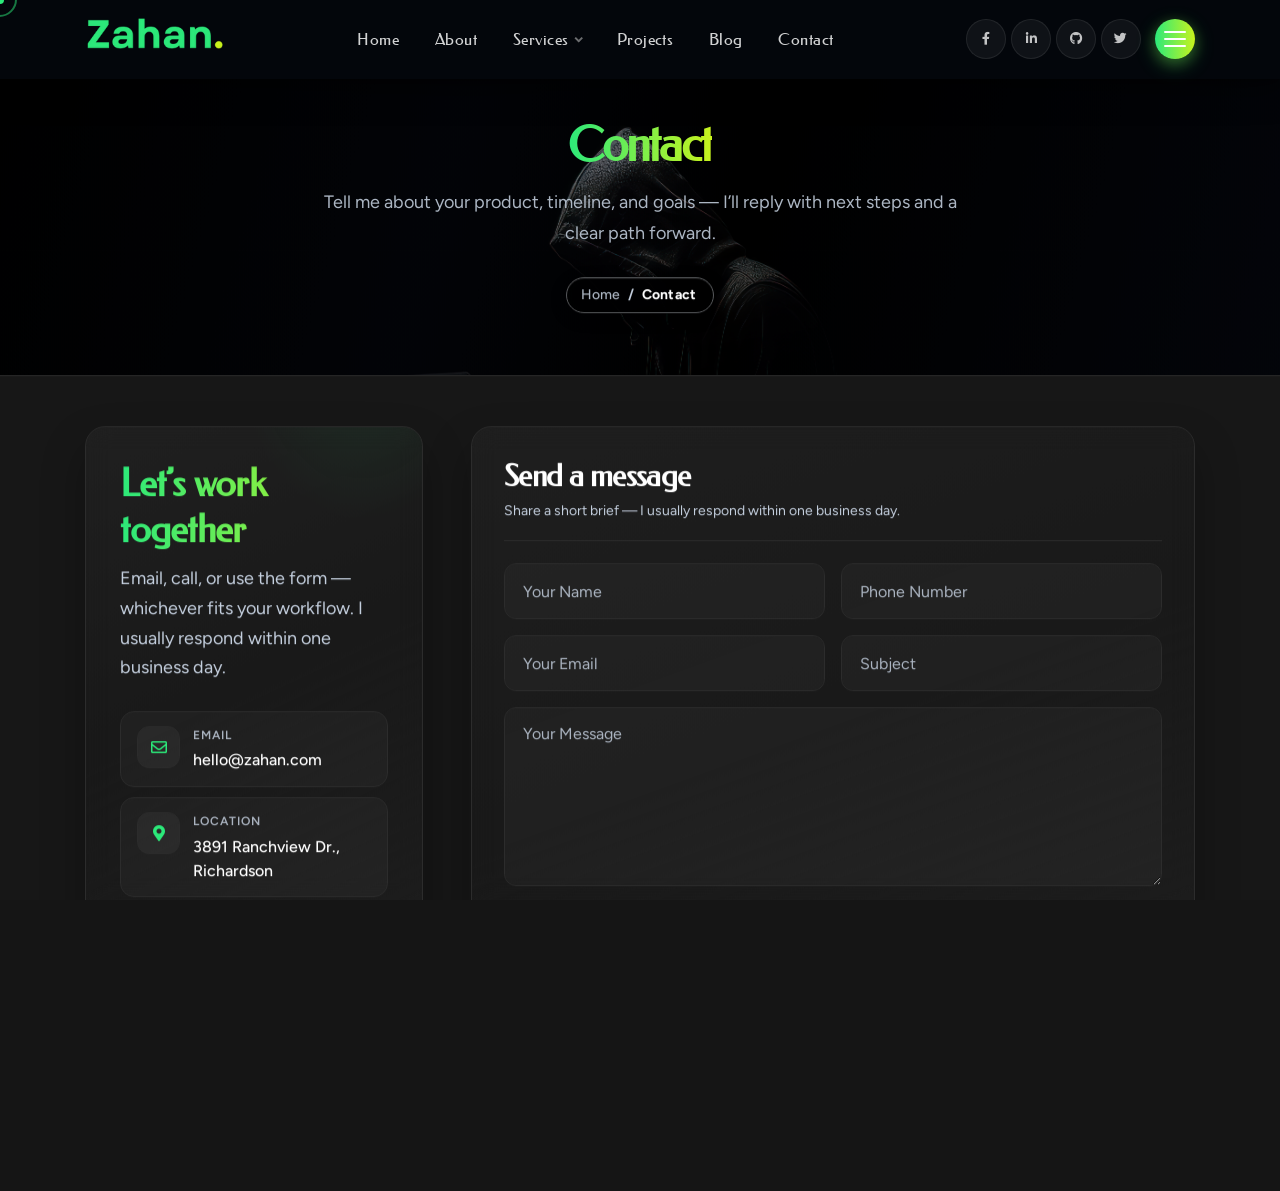
<file: contact.html>
<!DOCTYPE html>
<html lang="en">
<head>
    <meta charset="UTF-8">
    <meta name="viewport" content="width=device-width, initial-scale=1.0, viewport-fit=cover">
    <title>Contact — Zahan</title>
    <link rel="icon" href="assets/img/logo/zahan-icon.png" type="image/png">

    <link rel="stylesheet" href="assets/css/bootstrap.min.css">
    <link rel="stylesheet" href="assets/css/fontawesome.min.css">
    <link rel="stylesheet" href="assets/css/swiper-bundle.min.css">
    <link rel="stylesheet" href="assets/css/animate.min.css">
    <link rel="stylesheet" href="assets/css/magnific-popup.css">
    <link rel="stylesheet" href="assets/css/style.css">
</head>
<body>
    <div class="mouseCursor cursor-outer"></div>
    <div class="mouseCursor cursor-inner"><span>Drag</span></div>

    <div id="preloader" class="bc-preloader" role="status" aria-live="polite" aria-busy="true" aria-label="Loading site">
        <div class="bc-preloader__ambient" aria-hidden="true"></div>
        <div class="bc-preloader__grid" aria-hidden="true"></div>
        <div class="bc-preloader__inner">
            <div class="bc-preloader__visual" aria-hidden="true">
                <div class="bc-preloader__orbit"></div>
                <div class="bc-preloader__core"></div>
            </div>
            <p class="bc-preloader__brand">Zahan</p>
            <div class="bc-preloader__track" aria-hidden="true">
                <span class="bc-preloader__fill"></span>
            </div>
            <span class="bc-preloader__hint">Loading</span>
        </div>
    </div>

    <header class="bc-header-wrapper bc-transparent-header bc-sticky-black" id="bc-sticky-header">
        <div class="container">
            <div class="bc-header-content d-flex justify-content-between align-items-center">
                <div class="bc-logo-area align-content-center">
                    <a class="bc-logo" href="index.html#home">
                        <img src="assets/img/logo/logo.png" alt="logo">
                    </a>
                </div>
                <div class="bc-mainmenu-nav align-content-center d-none d-lg-block">
                    <nav class="bc-mobile-menu-active" aria-label="Primary">
                        <ul>
                            <li><a href="index.html#home">Home</a></li>
                            <li><a href="about.html">About</a></li>
                            <li class="has-submenu">
                                <a href="services.html">Services<span class="bc-nav-chevron" aria-hidden="true"></span></a>
                                <ul class="sub-menu">
                                    <li><a href="service-details.html">Web Development</a></li>
                                    <li><a href="services.html">All services</a></li>
                                    <li class="has-submenu">
                                        <a href="services.html">More<span class="bc-nav-chevron" aria-hidden="true"></span></a>
                                        <ul class="sub-menu">
                                            <li><a href="blog.html">Blog</a></li>
                                            <li><a href="contact.html">Contact</a></li>
                                        </ul>
                                    </li>
                                </ul>
                            </li>
                            <li><a href="projects.html">Projects</a></li>
                            <li><a href="blog.html">Blog</a></li>
                            <li><a href="contact.html">Contact</a></li>
                        </ul>
                    </nav>
                </div>
                <div class="bc-header-right-area align-content-center">
                    <div class="bc-action-area">
                        <ul class="bc-header-social" aria-label="Social links">
                            <li><a href="#" class="bc-header-social__link" aria-label="Facebook"><i class="fab fa-facebook-f" aria-hidden="true"></i></a></li>
                            <li><a href="#" class="bc-header-social__link" aria-label="LinkedIn"><i class="fab fa-linkedin-in" aria-hidden="true"></i></a></li>
                            <li><a href="#" class="bc-header-social__link" aria-label="GitHub"><i class="fab fa-github" aria-hidden="true"></i></a></li>
                            <li><a href="#" class="bc-header-social__link" aria-label="Twitter"><i class="fab fa-twitter" aria-hidden="true"></i></a></li>
                        </ul>
                        <button type="button" class="bc-offcanvas-btn bc-offcanvas-toogle" aria-label="Toggle menu" aria-expanded="false" aria-controls="bc-offcanvas-panel">
                            <span class="bc-offcanvas-btn__inner" aria-hidden="true">
                                <span class="bc-offcanvas-btn__line"></span>
                                <span class="bc-offcanvas-btn__line"></span>
                                <span class="bc-offcanvas-btn__line"></span>
                            </span>
                        </button>
                    </div>
                </div>
            </div>
        </div>
    </header>

    <div class="bc-offcanvas_wrapper" id="bc-offcanvas-panel" role="dialog" aria-modal="true" aria-label="Menu and contact" aria-hidden="true">
        <div class="bc-offcanvas">
            <div class="bc-offcanvas__shine" aria-hidden="true"></div>
            <div class="bc-offcanvas-header d-flex justify-content-between align-items-center mb-70">
                <div class="bc-offcanvas-logo">
                    <a href="index.html#home"><img src="assets/img/logo/logo.png" alt="Zahan home"></a>
                </div>
                <div class="bc-offcanvas-close">
                    <button type="button" class="bc-offcanvas-close-toggle" aria-label="Close menu">
                        <i class="fas fa-times" aria-hidden="true"></i>
                    </button>
                </div>
            </div>
            <div class="bc-offcanvas-menu mb-50 d-xl-none"><nav aria-label="Mobile"></nav></div>
            <div class="bc-offcanvas-content mb-40 d-none d-lg-block">
                <h2 class="bc-offcanvas-title">Hello there</h2>
                <p>I’m Sarwar — thanks for visiting. Use the links to explore the site or reach out from the details below.</p>
            </div>
            <div class="bc-offcanvas-info">
                <span class="subtile">Contact information</span>
                <div class="bc-link-area">
                    <ul class="bc-link">
                        <li>
                            <span class="bc-link-icon"><i class="far fa-envelope"></i></span>
                            <div class="bc-link-wrap">
                                <h4 class="bc-link-title">E-mail</h4>
                                <a href="mailto:hello@zahan.com">hello@zahan.com</a>
                            </div>
                        </li>
                        <li>
                            <span class="bc-link-icon"><i class="fas fa-map-marker-alt"></i></span>
                            <div class="bc-link-wrap">
                                <h4 class="bc-link-title">Location</h4>
                                <div>3891 Ranchview Dr., Richardson</div>
                            </div>
                        </li>
                        <li>
                            <span class="bc-link-icon"><i class="fas fa-phone-alt"></i></span>
                            <div class="bc-link-wrap">
                                <h4 class="bc-link-title">Phone</h4>
                                <a href="tel:+8801780882316">+880 1780 882316</a>
                            </div>
                        </li>
                    </ul>
                </div>
            </div>
            <div class="bc-social-share-inner mt-50">
                <span class="subtile">Find me online</span>
                <ul class="bc-social-sahre">
                    <li><a href="#" class="bc-social-btn" aria-label="Facebook"><i class="fab fa-facebook-f"></i></a></li>
                    <li><a href="#" class="bc-social-btn" aria-label="LinkedIn"><i class="fab fa-linkedin-in"></i></a></li>
                    <li><a href="#" class="bc-social-btn" aria-label="GitHub"><i class="fab fa-github"></i></a></li>
                    <li><a href="#" class="bc-social-btn" aria-label="Twitter"><i class="fab fa-twitter"></i></a></li>
                </ul>
            </div>
        </div>
    </div>
    <div class="bc-offcanvas-overlay" aria-hidden="true"></div>

    <div id="smooth-wrapper">
        <div id="smooth-content">
            <main>
                <section class="bc-page-hero jarallax bc-section-bg" data-background="assets/img/section-bg.jpg" aria-labelledby="contact-page-heading">
                    <div class="container bc-page-hero__inner">
                        <h1 id="contact-page-heading" class="bc-page-hero__title bc-gradient-text-color wow bcFadeInUp" data-wow-duration="0.9s" data-wow-delay="0.05s">Contact</h1>
                        <p class="bc-page-hero__lead wow bcFadeInUp" data-wow-duration="0.9s" data-wow-delay="0.1s">Tell me about your product, timeline, and goals — I’ll reply with next steps and a clear path forward.</p>
                        <div class="bc-page-hero__breadcrumb-shell wow bcFadeInUp" data-wow-duration="0.85s" data-wow-delay="0.14s">
                            <nav class="bc-breadcrumb" aria-label="Breadcrumb">
                                <ol class="breadcrumb">
                                    <li class="breadcrumb-item"><a href="index.html#home">Home</a></li>
                                    <li class="breadcrumb-item active" aria-current="page">Contact</li>
                                </ol>
                            </nav>
                        </div>
                    </div>
                </section>

                <section class="bc-contact-wrapper bc-contact-page pt-50 pb-100 bc-section-bg" id="contact" aria-labelledby="contact-heading">
                    <div class="container bc-contact-wrapper__inner">
                        <div class="row g-4 g-xl-5 align-items-stretch">
                            <div class="col-xl-4 col-lg-5 d-flex">
                                <aside class="bc-contact-aside w-100">
                                    <div class="bc-contact-aside__glow" aria-hidden="true"></div>
                                    <h2 id="contact-heading" class="bc-contact-aside__title bc-gradient-text-color wow bcFadeInUp" data-wow-duration="0.85s" data-wow-delay="0.05s">Let’s work together</h2>
                                    <p class="bc-contact-aside__lead wow bcFadeInUp" data-wow-duration="0.85s" data-wow-delay="0.1s">Email, call, or use the form — whichever fits your workflow. I usually respond within one business day.</p>
                                    <ul class="bc-contact-info-list list-unstyled mb-0">
                                        <li class="bc-contact-info-item wow bcFadeInUp" data-wow-duration="0.75s" data-wow-delay="0.14s">
                                            <span class="bc-contact-info-item__icon" aria-hidden="true"><i class="far fa-envelope"></i></span>
                                            <div class="bc-contact-info-item__body">
                                                <span class="bc-contact-info-item__label">Email</span>
                                                <a href="mailto:hello@zahan.com" class="bc-contact-info-item__value">hello@zahan.com</a>
                                            </div>
                                        </li>
                                        <li class="bc-contact-info-item wow bcFadeInUp" data-wow-duration="0.75s" data-wow-delay="0.2s">
                                            <span class="bc-contact-info-item__icon" aria-hidden="true"><i class="fas fa-map-marker-alt"></i></span>
                                            <div class="bc-contact-info-item__body">
                                                <span class="bc-contact-info-item__label">Location</span>
                                                <span class="bc-contact-info-item__value bc-contact-info-item__value--static">3891 Ranchview Dr., Richardson</span>
                                            </div>
                                        </li>
                                        <li class="bc-contact-info-item wow bcFadeInUp" data-wow-duration="0.75s" data-wow-delay="0.26s">
                                            <span class="bc-contact-info-item__icon" aria-hidden="true"><i class="fas fa-phone-alt"></i></span>
                                            <div class="bc-contact-info-item__body">
                                                <span class="bc-contact-info-item__label">Phone</span>
                                                <a href="tel:+8801780882316" class="bc-contact-info-item__value">+880 1780 882316</a>
                                            </div>
                                        </li>
                                    </ul>
                                </aside>
                            </div>
                            <div class="col-xl-8 col-lg-7 d-flex">
                                <div class="bc-contact-form w-100">
                                    <div class="bc-contact-form__head wow bcFadeInUp" data-wow-duration="0.85s" data-wow-delay="0.08s">
                                        <h3 class="bc-contact-form__title">Send a message</h3>
                                        <p class="bc-contact-form__subtitle">Share a short brief — I usually respond within one business day.</p>
                                    </div>
                                    <form class="row g-3 bc-contact-form-wrapper wow bcFadeInUp" data-wow-duration="0.9s" data-wow-delay="0.14s" action="assets/mail.php" method="post" id="contact-form">
                                        <div class="col-lg-6">
                                            <div class="form-group">
                                                <input type="text" class="form-control" id="name" name="name" placeholder="Your Name" autocomplete="name">
                                            </div>
                                        </div>
                                        <div class="col-lg-6">
                                            <div class="form-group">
                                                <input type="tel" class="form-control" id="number" name="number" placeholder="Phone Number" autocomplete="tel" inputmode="tel">
                                            </div>
                                        </div>
                                        <div class="col-lg-6">
                                            <div class="form-group">
                                                <input type="email" class="form-control" id="email" name="email" placeholder="Your Email" autocomplete="email">
                                            </div>
                                        </div>
                                        <div class="col-lg-6">
                                            <div class="form-group">
                                                <input type="text" class="form-control" id="subject" name="subject" placeholder="Subject" autocomplete="off">
                                            </div>
                                        </div>
                                        <div class="col-lg-12">
                                            <div class="form-group">
                                                <textarea class="form-control" name="message" id="message" rows="6" placeholder="Your Message"></textarea>
                                            </div>
                                        </div>
                                        <div class="col-lg-12">
                                            <div class="form-group">
                                                <button class="bc-btn w-100" type="submit">
                                                    <span class="bc-btn-wrap">
                                                        <span class="bc-btn-y-1">Send Message</span>
                                                        <span class="bc-btn-y-2">Send Message</span>
                                                    </span>
                                                </button>
                                            </div>
                                        </div>
                                        <p class="ajax-response"></p>
                                    </form>
                                </div>
                            </div>
                        </div>
                    </div>
                </section>
            </main>

            <footer class="bc-footer-wrapper pt-20 pb-20">
                <div class="container">
                    <div class="bc-footer bc-footer-bar d-flex flex-wrap justify-content-between align-items-center gap-3">
                        <p class="bc-footer__copy mb-0">&copy; 2026 Zahan. All rights reserved.</p>
                        <nav class="bc-footer__nav bc-footer__nav--legal d-flex flex-wrap align-items-center gap-3" aria-label="Legal">
                            <a href="privacy-policy.html" class="bc-footer__link">Privacy Policy</a>
                            <span class="bc-footer__sep" aria-hidden="true">·</span>
                            <a href="terms-and-conditions.html" class="bc-footer__link">Terms &amp; Conditions</a>
                        </nav>
                    </div>
                </div>
            </footer>
        </div>
    </div>

    <button type="button" id="back-to-top" class="bc-backtop" aria-label="Back to top">
        <span class="bc-backtop__progress" aria-hidden="true"></span>
        <span class="bc-backtop__inner"><i class="fas fa-arrow-up" aria-hidden="true"></i></span>
    </button>

<script src="assets/js/jquery-3.7.1.min.js"></script>
<script src="assets/js/bootstrap.bundle.min.js"></script>
<script src="assets/js/typed.js"></script>
<script src="assets/js/magnific-popup.js"></script>
<script src="assets/js/isotope.pkgd.min.js"></script>
<script src="assets/js/swiper-bundle.min.js"></script>
<script src="assets/js/wow.min.js"></script>
<script src="assets/js/waypoints.js"></script>
<script src="assets/js/jquery.counterup.min.js"></script>
<script src="assets/js/gsap.min.js"></script>
<script src="assets/js/scroll-trigger.js"></script>
<script src="assets/js/scroll-smoother.js"></script>
<script src="assets/js/jarallax.min.js"></script>
<script src="assets/js/ajax-form.js"></script>
<script src="assets/js/main.js"></script>
</body>
</html>
</file>
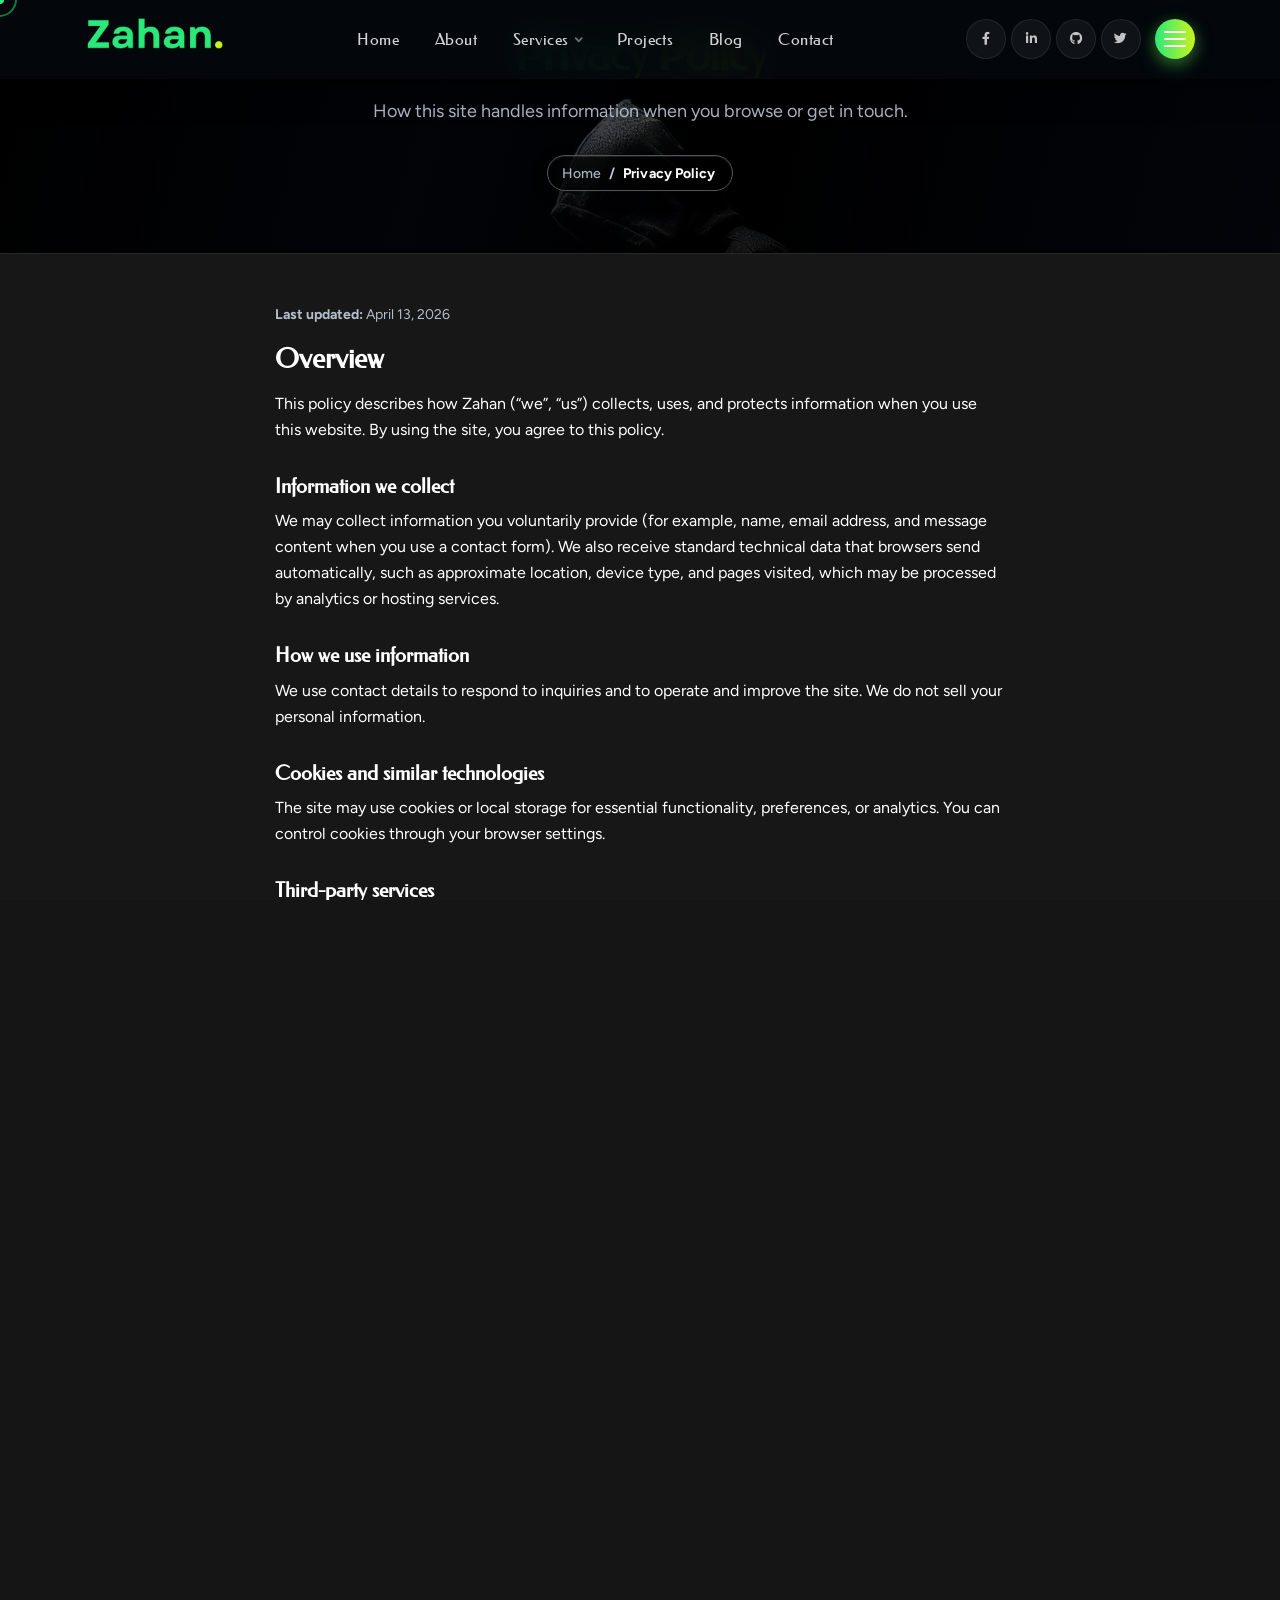
<file: privacy-policy.html>
<!DOCTYPE html>
<html lang="en">
<head>
    <meta charset="UTF-8">
    <meta name="viewport" content="width=device-width, initial-scale=1.0, viewport-fit=cover">
    <title>Privacy Policy — Zahan</title>
    <link rel="icon" href="assets/img/logo/zahan-icon.png" type="image/png">

    <link rel="stylesheet" href="assets/css/bootstrap.min.css">
    <link rel="stylesheet" href="assets/css/fontawesome.min.css">
    <link rel="stylesheet" href="assets/css/swiper-bundle.min.css">
    <link rel="stylesheet" href="assets/css/animate.min.css">
    <link rel="stylesheet" href="assets/css/magnific-popup.css">
    <link rel="stylesheet" href="assets/css/style.css">
</head>
<body>
    <div class="mouseCursor cursor-outer"></div>
    <div class="mouseCursor cursor-inner"><span>Drag</span></div>

    <div id="preloader" class="bc-preloader" role="status" aria-live="polite" aria-busy="true" aria-label="Loading site">
        <div class="bc-preloader__ambient" aria-hidden="true"></div>
        <div class="bc-preloader__grid" aria-hidden="true"></div>
        <div class="bc-preloader__inner">
            <div class="bc-preloader__visual" aria-hidden="true">
                <div class="bc-preloader__orbit"></div>
                <div class="bc-preloader__core"></div>
            </div>
            <p class="bc-preloader__brand">Zahan</p>
            <div class="bc-preloader__track" aria-hidden="true">
                <span class="bc-preloader__fill"></span>
            </div>
            <span class="bc-preloader__hint">Loading</span>
        </div>
    </div>

    <header class="bc-header-wrapper bc-transparent-header bc-sticky-black" id="bc-sticky-header">
        <div class="container">
            <div class="bc-header-content d-flex justify-content-between align-items-center">
                <div class="bc-logo-area align-content-center">
                    <a class="bc-logo" href="index.html#home">
                        <img src="assets/img/logo/logo.png" alt="logo">
                    </a>
                </div>
                <div class="bc-mainmenu-nav align-content-center d-none d-lg-block">
                    <nav class="bc-mobile-menu-active" aria-label="Primary">
                        <ul>
                            <li><a href="index.html#home">Home</a></li>
                            <li><a href="about.html">About</a></li>
                            <li class="has-submenu">
                                <a href="services.html">Services<span class="bc-nav-chevron" aria-hidden="true"></span></a>
                                <ul class="sub-menu">
                                    <li><a href="service-details.html">Web Development</a></li>
                                    <li><a href="services.html">All services</a></li>
                                    <li class="has-submenu">
                                        <a href="services.html">More<span class="bc-nav-chevron" aria-hidden="true"></span></a>
                                        <ul class="sub-menu">
                                            <li><a href="blog.html">Blog</a></li>
                                            <li><a href="contact.html">Contact</a></li>
                                        </ul>
                                    </li>
                                </ul>
                            </li>
                            <li><a href="projects.html">Projects</a></li>
                            <li><a href="blog.html">Blog</a></li>
                            <li><a href="contact.html">Contact</a></li>
                        </ul>
                    </nav>
                </div>
                <div class="bc-header-right-area align-content-center">
                    <div class="bc-action-area">
                        <ul class="bc-header-social" aria-label="Social links">
                            <li><a href="#" class="bc-header-social__link" aria-label="Facebook"><i class="fab fa-facebook-f" aria-hidden="true"></i></a></li>
                            <li><a href="#" class="bc-header-social__link" aria-label="LinkedIn"><i class="fab fa-linkedin-in" aria-hidden="true"></i></a></li>
                            <li><a href="#" class="bc-header-social__link" aria-label="GitHub"><i class="fab fa-github" aria-hidden="true"></i></a></li>
                            <li><a href="#" class="bc-header-social__link" aria-label="Twitter"><i class="fab fa-twitter" aria-hidden="true"></i></a></li>
                        </ul>
                        <button type="button" class="bc-offcanvas-btn bc-offcanvas-toogle" aria-label="Toggle menu" aria-expanded="false" aria-controls="bc-offcanvas-panel">
                            <span class="bc-offcanvas-btn__inner" aria-hidden="true">
                                <span class="bc-offcanvas-btn__line"></span>
                                <span class="bc-offcanvas-btn__line"></span>
                                <span class="bc-offcanvas-btn__line"></span>
                            </span>
                        </button>
                    </div>
                </div>
            </div>
        </div>
    </header>

    <div class="bc-offcanvas_wrapper" id="bc-offcanvas-panel" role="dialog" aria-modal="true" aria-label="Menu and contact" aria-hidden="true">
        <div class="bc-offcanvas">
            <div class="bc-offcanvas__shine" aria-hidden="true"></div>
            <div class="bc-offcanvas-header d-flex justify-content-between align-items-center mb-70">
                <div class="bc-offcanvas-logo">
                    <a href="index.html#home"><img src="assets/img/logo/logo.png" alt="Zahan home"></a>
                </div>
                <div class="bc-offcanvas-close">
                    <button type="button" class="bc-offcanvas-close-toggle" aria-label="Close menu">
                        <i class="fas fa-times" aria-hidden="true"></i>
                    </button>
                </div>
            </div>
            <div class="bc-offcanvas-menu mb-50 d-xl-none"><nav aria-label="Mobile"></nav></div>
            <div class="bc-offcanvas-content mb-40 d-none d-lg-block">
                <h2 class="bc-offcanvas-title">Hello there</h2>
                <p>I’m Sarwar — thanks for visiting. Use the links to explore the site or reach out from the details below.</p>
            </div>
            <div class="bc-offcanvas-info">
                <span class="subtile">Contact information</span>
                <div class="bc-link-area">
                    <ul class="bc-link">
                        <li>
                            <span class="bc-link-icon"><i class="far fa-envelope"></i></span>
                            <div class="bc-link-wrap">
                                <h4 class="bc-link-title">E-mail</h4>
                                <a href="mailto:hello@zahan.com">hello@zahan.com</a>
                            </div>
                        </li>
                        <li>
                            <span class="bc-link-icon"><i class="fas fa-map-marker-alt"></i></span>
                            <div class="bc-link-wrap">
                                <h4 class="bc-link-title">Location</h4>
                                <div>3891 Ranchview Dr., Richardson</div>
                            </div>
                        </li>
                        <li>
                            <span class="bc-link-icon"><i class="fas fa-phone-alt"></i></span>
                            <div class="bc-link-wrap">
                                <h4 class="bc-link-title">Phone</h4>
                                <a href="tel:+8801780882316">+880 1780 882316</a>
                            </div>
                        </li>
                    </ul>
                </div>
            </div>
            <div class="bc-social-share-inner mt-50">
                <span class="subtile">Find me online</span>
                <ul class="bc-social-sahre">
                    <li><a href="#" class="bc-social-btn" aria-label="Facebook"><i class="fab fa-facebook-f"></i></a></li>
                    <li><a href="#" class="bc-social-btn" aria-label="LinkedIn"><i class="fab fa-linkedin-in"></i></a></li>
                    <li><a href="#" class="bc-social-btn" aria-label="GitHub"><i class="fab fa-github"></i></a></li>
                    <li><a href="#" class="bc-social-btn" aria-label="Twitter"><i class="fab fa-twitter"></i></a></li>
                </ul>
            </div>
        </div>
    </div>
    <div class="bc-offcanvas-overlay" aria-hidden="true"></div>

    <div id="smooth-wrapper">
        <div id="smooth-content">
            <main>
                <section class="bc-page-hero jarallax bc-section-bg" data-background="assets/img/section-bg.jpg" aria-labelledby="privacy-page-heading">
                    <div class="container bc-page-hero__inner">
                        <h1 id="privacy-page-heading" class="bc-page-hero__title bc-gradient-text-color wow bcFadeInUp" data-wow-duration="0.9s" data-wow-delay="0.05s">Privacy Policy</h1>
                        <p class="bc-page-hero__lead wow bcFadeInUp" data-wow-duration="0.9s" data-wow-delay="0.1s">How this site handles information when you browse or get in touch.</p>
                        <div class="bc-page-hero__breadcrumb-shell wow bcFadeInUp" data-wow-duration="0.85s" data-wow-delay="0.14s">
                            <nav class="bc-breadcrumb" aria-label="Breadcrumb">
                                <ol class="breadcrumb">
                                    <li class="breadcrumb-item"><a href="index.html#home">Home</a></li>
                                    <li class="breadcrumb-item active" aria-current="page">Privacy Policy</li>
                                </ol>
                            </nav>
                        </div>
                    </div>
                </section>

                <section class="bc-legal-page pt-50 pb-100 bc-section-bg" aria-labelledby="privacy-content-heading">
                    <div class="container">
                        <div class="row justify-content-center">
                            <div class="col-lg-9 col-xl-8">
                                <article class="bc-legal-page__prose wow bcFadeInUp" data-wow-duration="0.9s" data-wow-delay="0.08s">
                                    <p class="bc-legal-page__updated"><strong>Last updated:</strong> April 13, 2026</p>
                                    <h2 id="privacy-content-heading" class="bc-legal-page__h2">Overview</h2>
                                    <p>This policy describes how Zahan (“we”, “us”) collects, uses, and protects information when you use this website. By using the site, you agree to this policy.</p>
                                    <h3 class="bc-legal-page__h3">Information we collect</h3>
                                    <p>We may collect information you voluntarily provide (for example, name, email address, and message content when you use a contact form). We also receive standard technical data that browsers send automatically, such as approximate location, device type, and pages visited, which may be processed by analytics or hosting services.</p>
                                    <h3 class="bc-legal-page__h3">How we use information</h3>
                                    <p>We use contact details to respond to inquiries and to operate and improve the site. We do not sell your personal information.</p>
                                    <h3 class="bc-legal-page__h3">Cookies and similar technologies</h3>
                                    <p>The site may use cookies or local storage for essential functionality, preferences, or analytics. You can control cookies through your browser settings.</p>
                                    <h3 class="bc-legal-page__h3">Third-party services</h3>
                                    <p>Embedded content, fonts, or analytics from third parties may collect data under their own policies. We encourage you to review those policies when you interact with third-party features.</p>
                                    <h3 class="bc-legal-page__h3">Data retention and security</h3>
                                    <p>We retain messages only as long as needed to fulfill your request or meet legal obligations. We take reasonable measures to protect information, but no online transmission is completely secure.</p>
                                    <h3 class="bc-legal-page__h3">Your rights</h3>
                                    <p>Depending on where you live, you may have rights to access, correct, or delete personal data we hold. Contact us using the details on the <a href="contact.html">contact page</a> to make a request.</p>
                                    <h3 class="bc-legal-page__h3">Changes</h3>
                                    <p>We may update this policy from time to time. The “Last updated” date at the top will change when we do.</p>
                                    <h3 class="bc-legal-page__h3">Contact</h3>
                                    <p>Questions about this policy: <a href="mailto:hello@zahan.com">hello@zahan.com</a>.</p>
                                </article>
                            </div>
                        </div>
                    </div>
                </section>
            </main>

            <footer class="bc-footer-wrapper pt-20 pb-20">
                <div class="container">
                    <div class="bc-footer bc-footer-bar d-flex flex-wrap justify-content-between align-items-center gap-3">
                        <p class="bc-footer__copy mb-0">&copy; 2026 Zahan. All rights reserved.</p>
                        <nav class="bc-footer__nav bc-footer__nav--legal d-flex flex-wrap align-items-center gap-3" aria-label="Legal">
                            <a href="privacy-policy.html" class="bc-footer__link" aria-current="page">Privacy Policy</a>
                            <span class="bc-footer__sep" aria-hidden="true">·</span>
                            <a href="terms-and-conditions.html" class="bc-footer__link">Terms &amp; Conditions</a>
                        </nav>
                    </div>
                </div>
            </footer>
        </div>
    </div>

    <button type="button" id="back-to-top" class="bc-backtop" aria-label="Back to top">
        <span class="bc-backtop__progress" aria-hidden="true"></span>
        <span class="bc-backtop__inner"><i class="fas fa-arrow-up" aria-hidden="true"></i></span>
    </button>

<script src="assets/js/jquery-3.7.1.min.js"></script>
<script src="assets/js/bootstrap.bundle.min.js"></script>
<script src="assets/js/typed.js"></script>
<script src="assets/js/magnific-popup.js"></script>
<script src="assets/js/isotope.pkgd.min.js"></script>
<script src="assets/js/swiper-bundle.min.js"></script>
<script src="assets/js/wow.min.js"></script>
<script src="assets/js/waypoints.js"></script>
<script src="assets/js/jquery.counterup.min.js"></script>
<script src="assets/js/gsap.min.js"></script>
<script src="assets/js/scroll-trigger.js"></script>
<script src="assets/js/scroll-smoother.js"></script>
<script src="assets/js/jarallax.min.js"></script>
<script src="assets/js/ajax-form.js"></script>
<script src="assets/js/main.js"></script>
</body>
</html>
</file>
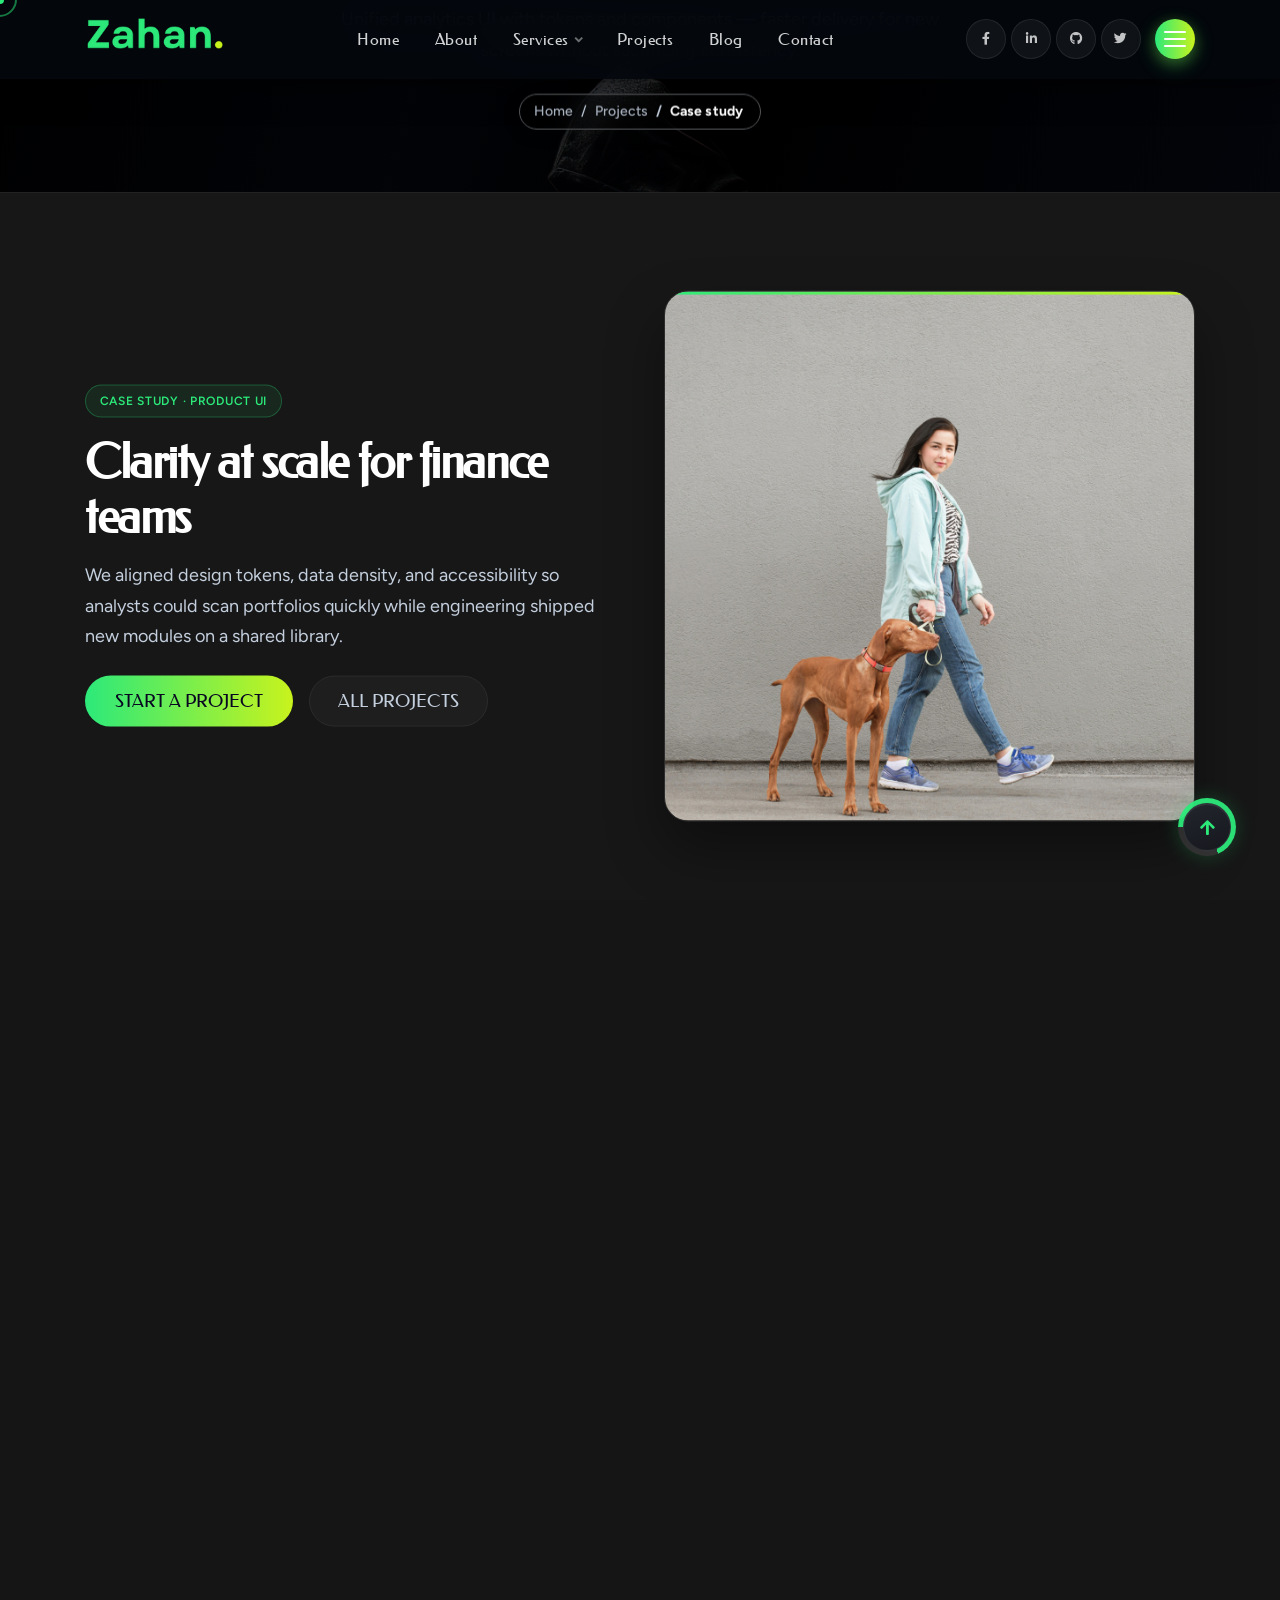
<file: project-details.html>
<!DOCTYPE html>
<html lang="en">
<head>
    <meta charset="UTF-8">
    <meta name="viewport" content="width=device-width, initial-scale=1.0, viewport-fit=cover">
    <title>Fintech dashboard &amp; design system — Projects — Zahan</title>
    <link rel="icon" href="assets/img/logo/zahan-icon.png" type="image/png">

    <link rel="stylesheet" href="assets/css/bootstrap.min.css">
    <link rel="stylesheet" href="assets/css/fontawesome.min.css">
    <link rel="stylesheet" href="assets/css/swiper-bundle.min.css">
    <link rel="stylesheet" href="assets/css/animate.min.css">
    <link rel="stylesheet" href="assets/css/magnific-popup.css">
    <link rel="stylesheet" href="assets/css/style.css">
</head>
<body>
    <div class="mouseCursor cursor-outer"></div>
    <div class="mouseCursor cursor-inner"><span>Drag</span></div>

    <div id="preloader" class="bc-preloader" role="status" aria-live="polite" aria-busy="true" aria-label="Loading site">
        <div class="bc-preloader__ambient" aria-hidden="true"></div>
        <div class="bc-preloader__grid" aria-hidden="true"></div>
        <div class="bc-preloader__inner">
            <div class="bc-preloader__visual" aria-hidden="true">
                <div class="bc-preloader__orbit"></div>
                <div class="bc-preloader__core"></div>
            </div>
            <p class="bc-preloader__brand">Zahan</p>
            <div class="bc-preloader__track" aria-hidden="true">
                <span class="bc-preloader__fill"></span>
            </div>
            <span class="bc-preloader__hint">Loading</span>
        </div>
    </div>

    <header class="bc-header-wrapper bc-transparent-header bc-sticky-black" id="bc-sticky-header">
        <div class="container">
            <div class="bc-header-content d-flex justify-content-between align-items-center">
                <div class="bc-logo-area align-content-center">
                    <a class="bc-logo" href="index.html#home">
                        <img src="assets/img/logo/logo.png" alt="logo">
                    </a>
                </div>
                <div class="bc-mainmenu-nav align-content-center d-none d-lg-block">
                    <nav class="bc-mobile-menu-active" aria-label="Primary">
                        <ul>
                            <li><a href="index.html#home">Home</a></li>
                            <li><a href="about.html">About</a></li>
                            <li class="has-submenu">
                                <a href="services.html">Services<span class="bc-nav-chevron" aria-hidden="true"></span></a>
                                <ul class="sub-menu">
                                    <li><a href="service-details.html">Web Development</a></li>
                                    <li><a href="services.html">All services</a></li>
                                    <li class="has-submenu">
                                        <a href="services.html">More<span class="bc-nav-chevron" aria-hidden="true"></span></a>
                                        <ul class="sub-menu">
                                            <li><a href="blog.html">Blog</a></li>
                                            <li><a href="contact.html">Contact</a></li>
                                        </ul>
                                    </li>
                                </ul>
                            </li>
                            <li><a href="projects.html">Projects</a></li>
                            <li><a href="blog.html">Blog</a></li>
                            <li><a href="contact.html">Contact</a></li>
                        </ul>
                    </nav>
                </div>
                <div class="bc-header-right-area align-content-center">
                    <div class="bc-action-area">
                        <ul class="bc-header-social" aria-label="Social links">
                            <li><a href="#" class="bc-header-social__link" aria-label="Facebook"><i class="fab fa-facebook-f" aria-hidden="true"></i></a></li>
                            <li><a href="#" class="bc-header-social__link" aria-label="LinkedIn"><i class="fab fa-linkedin-in" aria-hidden="true"></i></a></li>
                            <li><a href="#" class="bc-header-social__link" aria-label="GitHub"><i class="fab fa-github" aria-hidden="true"></i></a></li>
                            <li><a href="#" class="bc-header-social__link" aria-label="Twitter"><i class="fab fa-twitter" aria-hidden="true"></i></a></li>
                        </ul>
                        <button type="button" class="bc-offcanvas-btn bc-offcanvas-toogle" aria-label="Toggle menu" aria-expanded="false" aria-controls="bc-offcanvas-panel">
                            <span class="bc-offcanvas-btn__inner" aria-hidden="true">
                                <span class="bc-offcanvas-btn__line"></span>
                                <span class="bc-offcanvas-btn__line"></span>
                                <span class="bc-offcanvas-btn__line"></span>
                            </span>
                        </button>
                    </div>
                </div>
            </div>
        </div>
    </header>

    <div class="bc-offcanvas_wrapper" id="bc-offcanvas-panel" role="dialog" aria-modal="true" aria-label="Menu and contact" aria-hidden="true">
        <div class="bc-offcanvas">
            <div class="bc-offcanvas__shine" aria-hidden="true"></div>
            <div class="bc-offcanvas-header d-flex justify-content-between align-items-center mb-70">
                <div class="bc-offcanvas-logo">
                    <a href="index.html#home"><img src="assets/img/logo/logo.png" alt="Zahan home"></a>
                </div>
                <div class="bc-offcanvas-close">
                    <button type="button" class="bc-offcanvas-close-toggle" aria-label="Close menu">
                        <i class="fas fa-times" aria-hidden="true"></i>
                    </button>
                </div>
            </div>
            <div class="bc-offcanvas-menu mb-50 d-xl-none"><nav aria-label="Mobile"></nav></div>
            <div class="bc-offcanvas-content mb-40 d-none d-lg-block">
                <h2 class="bc-offcanvas-title">Hello there</h2>
                <p>I’m Sarwar — thanks for visiting. Use the links to explore the site or reach out from the details below.</p>
            </div>
            <div class="bc-offcanvas-info">
                <span class="subtile">Contact information</span>
                <div class="bc-link-area">
                    <ul class="bc-link">
                        <li>
                            <span class="bc-link-icon"><i class="far fa-envelope"></i></span>
                            <div class="bc-link-wrap">
                                <h4 class="bc-link-title">E-mail</h4>
                                <a href="mailto:hello@zahan.com">hello@zahan.com</a>
                            </div>
                        </li>
                        <li>
                            <span class="bc-link-icon"><i class="fas fa-map-marker-alt"></i></span>
                            <div class="bc-link-wrap">
                                <h4 class="bc-link-title">Location</h4>
                                <div>3891 Ranchview Dr., Richardson</div>
                            </div>
                        </li>
                        <li>
                            <span class="bc-link-icon"><i class="fas fa-phone-alt"></i></span>
                            <div class="bc-link-wrap">
                                <h4 class="bc-link-title">Phone</h4>
                                <a href="tel:+8801780882316">+880 1780 882316</a>
                            </div>
                        </li>
                    </ul>
                </div>
            </div>
            <div class="bc-social-share-inner mt-50">
                <span class="subtile">Find me online</span>
                <ul class="bc-social-sahre">
                    <li><a href="#" class="bc-social-btn" aria-label="Facebook"><i class="fab fa-facebook-f"></i></a></li>
                    <li><a href="#" class="bc-social-btn" aria-label="LinkedIn"><i class="fab fa-linkedin-in"></i></a></li>
                    <li><a href="#" class="bc-social-btn" aria-label="GitHub"><i class="fab fa-github"></i></a></li>
                    <li><a href="#" class="bc-social-btn" aria-label="Twitter"><i class="fab fa-twitter"></i></a></li>
                </ul>
            </div>
        </div>
    </div>
    <div class="bc-offcanvas-overlay" aria-hidden="true"></div>

    <div id="smooth-wrapper">
        <div id="smooth-content">
            <main>
                <section class="bc-page-hero jarallax bc-section-bg" data-background="assets/img/section-bg.jpg" aria-labelledby="project-detail-heading">
                    <div class="container bc-page-hero__inner">
                        <h1 id="project-detail-heading" class="bc-page-hero__title bc-gradient-text-color wow bcFadeInUp" data-wow-duration="0.9s" data-wow-delay="0.05s">Fintech dashboard &amp; design system</h1>
                        <p class="bc-page-hero__lead wow bcFadeInUp" data-wow-duration="0.9s" data-wow-delay="0.1s">Unified analytics UI with tokens and components — faster delivery for new screens without sacrificing consistency.</p>
                        <div class="bc-page-hero__breadcrumb-shell wow bcFadeInUp" data-wow-duration="0.85s" data-wow-delay="0.14s">
                            <nav class="bc-breadcrumb" aria-label="Breadcrumb">
                                <ol class="breadcrumb">
                                    <li class="breadcrumb-item"><a href="index.html#home">Home</a></li>
                                    <li class="breadcrumb-item"><a href="projects.html">Projects</a></li>
                                    <li class="breadcrumb-item active" aria-current="page">Case study</li>
                                </ol>
                            </nav>
                        </div>
                    </div>
                </section>

                <section class="bc-service-detail bc-project-detail-page pt-50 pb-100 bc-section-bg">
                    <div class="container">
                        <div class="bc-service-detail__hero mb-50 mb-lg-60 wow bcFadeInUp" data-wow-duration="0.95s" data-wow-delay="0.06s">
                            <div class="row bc-service-detail__hero-grid g-4 g-lg-5 align-items-center">
                                <div class="col-lg-6 order-lg-2">
                                    <div class="bc-service-detail__hero-visual">
                                        <img src="assets/img/portfolio/portfolio-01.jpg" alt="Fintech dashboard case study preview" width="800" height="600" loading="lazy">
                                    </div>
                                </div>
                                <div class="col-lg-6 order-lg-1">
                                    <div class="bc-service-detail__hero-content">
                                        <span class="bc-service-detail__tag">Case study · Product UI</span>
                                        <h2 class="bc-service-detail__title">Clarity at scale for finance teams</h2>
                                        <p class="bc-service-detail__lead">We aligned design tokens, data density, and accessibility so analysts could scan portfolios quickly while engineering shipped new modules on a shared library.</p>
                                        <div class="bc-service-detail__actions">
                                            <a href="contact.html" class="bc-btn text-uppercase align-content-center"><span class="bc-btn-wrap"><span class="bc-btn-y-1">Start a project</span><span class="bc-btn-y-2">Start a project</span></span></a>
                                            <a href="projects.html" class="bc-service-detail__btn-ghost">All projects</a>
                                        </div>
                                    </div>
                                </div>
                            </div>
                        </div>

                        <div class="row g-4 g-xl-5">
                            <div class="col-lg-8">
                                <article class="bc-service-detail__article wow bcFadeInUp" data-wow-duration="0.9s" data-wow-delay="0.08s">
                                    <p>The client needed a single surface for balances, risk signals, and drill‑downs — without every squad inventing new charts or spacing. We started from real workflows, then froze decisions into tokens and documented components.</p>
                                    <h2>Challenge</h2>
                                    <ul>
                                        <li>Inconsistent spacing and type slowed handoff between design and engineering.</li>
                                        <li>Legacy charts were not keyboard-friendly and failed contrast in dark mode.</li>
                                        <li>New features required bespoke CSS instead of composition from primitives.</li>
                                    </ul>
                                    <h2>Approach</h2>
                                    <p>We introduced semantic tokens for surfaces, borders, and chart series colors. Components were built with empty states, loading skeletons, and focus order tested against real data volumes.</p>
                                    <div class="bc-project-gallery" aria-label="Project gallery">
                                        <figure class="bc-project-gallery__item">
                                            <img src="assets/img/portfolio/portfolio-02.jpg" alt="Dashboard exploration variant" width="640" height="480" loading="lazy">
                                        </figure>
                                        <figure class="bc-project-gallery__item">
                                            <img src="assets/img/portfolio/portfolio-03.jpg" alt="Component documentation preview" width="640" height="480" loading="lazy">
                                        </figure>
                                    </div>
                                    <h2>Outcomes</h2>
                                    <p>Time-to-ship for net-new analytics views dropped once teams composed from the library. Accessibility audits showed fewer critical issues, and dark mode stayed visually balanced because tokens drove both themes.</p>
                                    <h3>Stack &amp; tools</h3>
                                    <p>Design system in Figma, Storybook for UI docs, React for implementation, and visual regression checks on critical flows.</p>
                                </article>
                            </div>
                            <div class="col-lg-4">
                                <aside class="bc-service-detail__aside wow bcFadeInUp" data-wow-duration="0.9s" data-wow-delay="0.12s" aria-label="Project sidebar">
                                    <div class="bc-service-detail__aside-inner">
                                        <div class="bc-project-meta-panel">
                                            <h3>Project facts</h3>
                                            <dl>
                                                <div class="bc-project-meta-panel__row">
                                                    <dt>Client</dt>
                                                    <dd>Northline Fintech</dd>
                                                </div>
                                                <div class="bc-project-meta-panel__row">
                                                    <dt>Year</dt>
                                                    <dd>2024</dd>
                                                </div>
                                                <div class="bc-project-meta-panel__row">
                                                    <dt>Role</dt>
                                                    <dd>Lead UI · Design system</dd>
                                                </div>
                                                <div class="bc-project-meta-panel__row">
                                                    <dt>Scope</dt>
                                                    <dd>Dashboard, tokens, docs</dd>
                                                </div>
                                            </dl>
                                        </div>
                                        <div class="bc-service-detail__cta">
                                            <h3>Similar work?</h3>
                                            <p>Share your product surface and constraints — I’ll suggest a lean plan.</p>
                                            <a href="contact.html" class="bc-btn text-uppercase"><span class="bc-btn-wrap"><span class="bc-btn-y-1">Contact</span><span class="bc-btn-y-2">Contact</span></span></a>
                                        </div>
                                        <p class="bc-service-detail__nav-title">More case studies</p>
                                        <ul class="bc-service-detail__nav-list">
                                            <li><a href="project-details.html" class="is-active">Fintech dashboard <i class="fas fa-arrow-right" aria-hidden="true"></i></a></li>
                                            <li><a href="projects.html">Identity &amp; visual language <i class="fas fa-arrow-right" aria-hidden="true"></i></a></li>
                                            <li><a href="projects.html">SaaS launch &amp; content <i class="fas fa-arrow-right" aria-hidden="true"></i></a></li>
                                            <li><a href="projects.html">E‑commerce rebuild <i class="fas fa-arrow-right" aria-hidden="true"></i></a></li>
                                        </ul>
                                    </div>
                                </aside>
                            </div>
                        </div>
                    </div>
                </section>
            </main>

            <footer class="bc-footer-wrapper pt-20 pb-20">
                <div class="container">
                    <div class="bc-footer bc-footer-bar d-flex flex-wrap justify-content-between align-items-center gap-3">
                        <p class="bc-footer__copy mb-0">&copy; 2026 Zahan. All rights reserved.</p>
                        <nav class="bc-footer__nav bc-footer__nav--legal d-flex flex-wrap align-items-center gap-3" aria-label="Legal">
                            <a href="privacy-policy.html" class="bc-footer__link">Privacy Policy</a>
                            <span class="bc-footer__sep" aria-hidden="true">·</span>
                            <a href="terms-and-conditions.html" class="bc-footer__link">Terms &amp; Conditions</a>
                        </nav>
                    </div>
                </div>
            </footer>
        </div>
    </div>

    <button type="button" id="back-to-top" class="bc-backtop" aria-label="Back to top">
        <span class="bc-backtop__progress" aria-hidden="true"></span>
        <span class="bc-backtop__inner"><i class="fas fa-arrow-up" aria-hidden="true"></i></span>
    </button>

<script src="assets/js/jquery-3.7.1.min.js"></script>
<script src="assets/js/bootstrap.bundle.min.js"></script>
<script src="assets/js/typed.js"></script>
<script src="assets/js/magnific-popup.js"></script>
<script src="assets/js/isotope.pkgd.min.js"></script>
<script src="assets/js/swiper-bundle.min.js"></script>
<script src="assets/js/wow.min.js"></script>
<script src="assets/js/waypoints.js"></script>
<script src="assets/js/jquery.counterup.min.js"></script>
<script src="assets/js/gsap.min.js"></script>
<script src="assets/js/scroll-trigger.js"></script>
<script src="assets/js/scroll-smoother.js"></script>
<script src="assets/js/jarallax.min.js"></script>
<script src="assets/js/ajax-form.js"></script>
<script src="assets/js/main.js"></script>
</body>
</html>
</file>
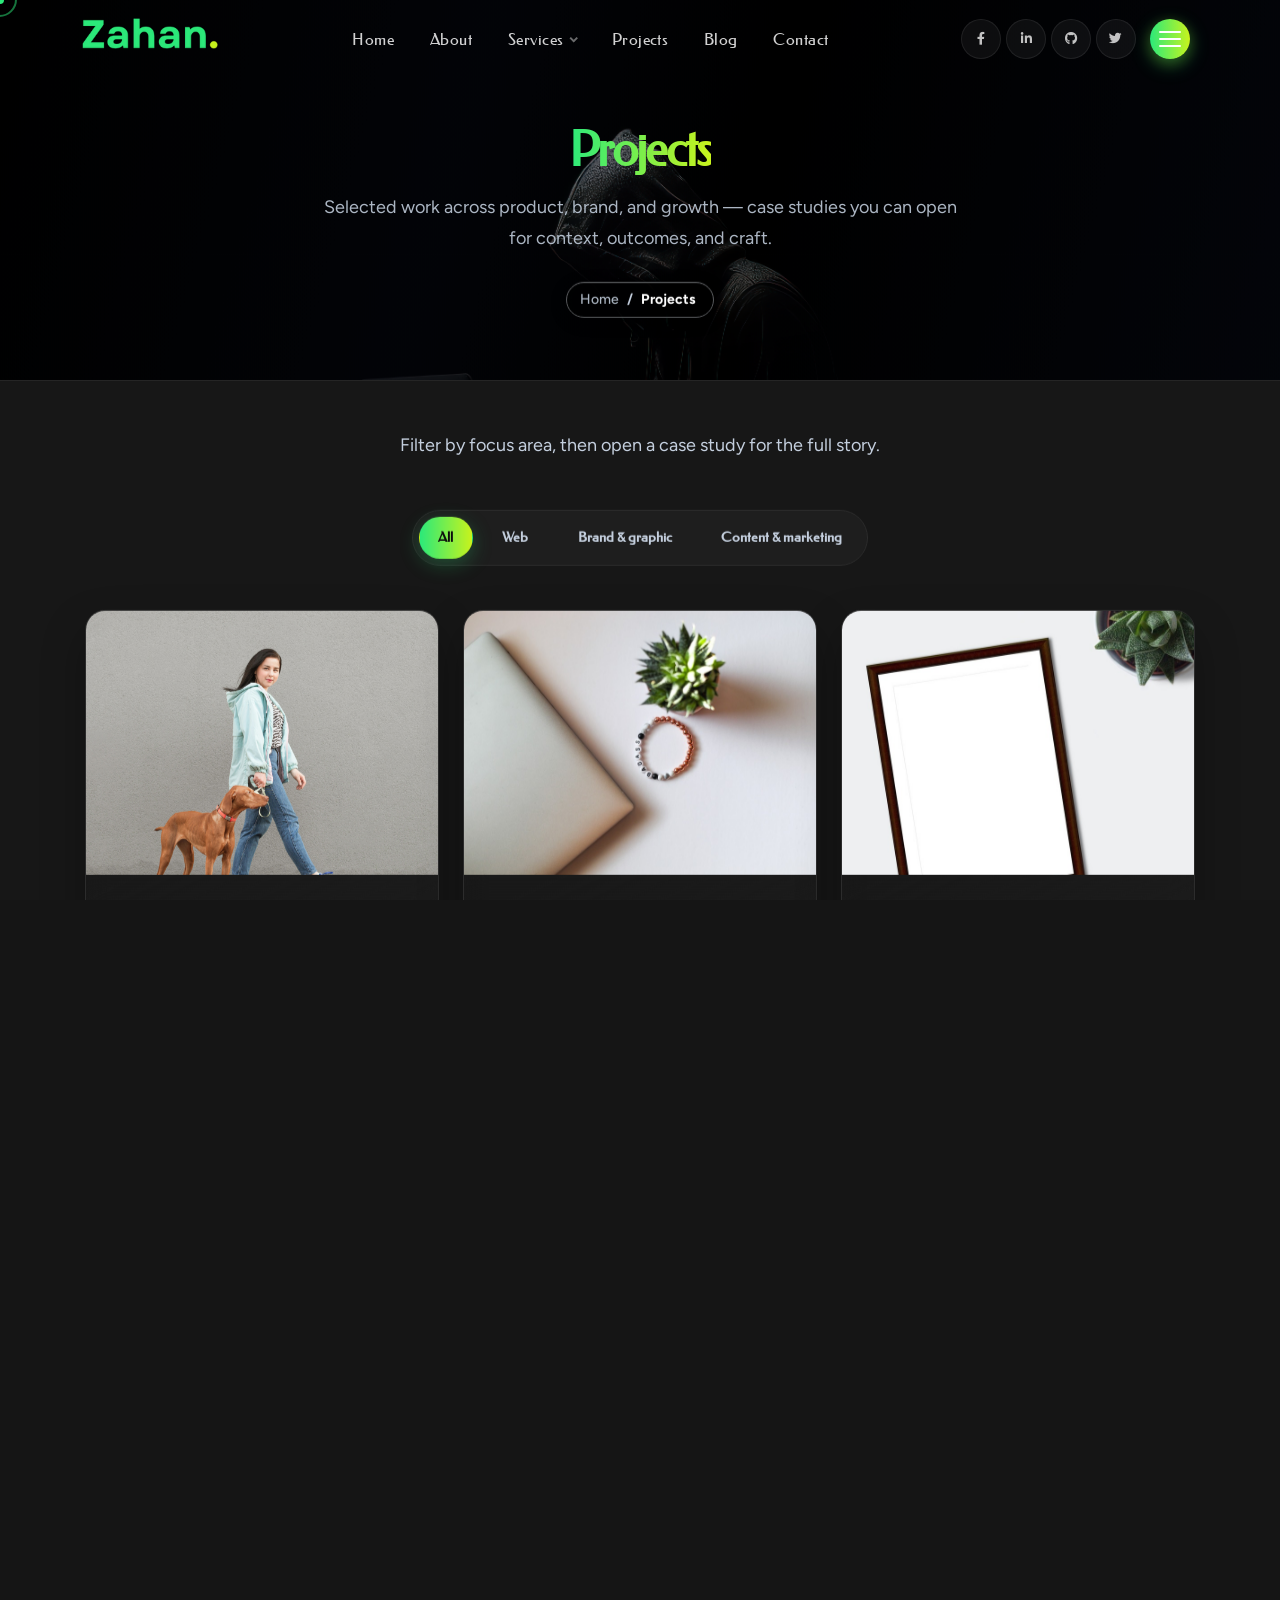
<file: projects.html>
<!DOCTYPE html>
<html lang="en">
<head>
    <meta charset="UTF-8">
    <meta name="viewport" content="width=device-width, initial-scale=1.0, viewport-fit=cover">
    <title>Projects — Zahan</title>
    <link rel="icon" href="assets/img/logo/zahan-icon.png" type="image/png">

    <link rel="stylesheet" href="assets/css/bootstrap.min.css">
    <link rel="stylesheet" href="assets/css/fontawesome.min.css">
    <link rel="stylesheet" href="assets/css/swiper-bundle.min.css">
    <link rel="stylesheet" href="assets/css/animate.min.css">
    <link rel="stylesheet" href="assets/css/magnific-popup.css">
    <link rel="stylesheet" href="assets/css/style.css">
</head>
<body>
    <div class="mouseCursor cursor-outer"></div>
    <div class="mouseCursor cursor-inner"><span>Drag</span></div>

    <div id="preloader" class="bc-preloader" role="status" aria-live="polite" aria-busy="true" aria-label="Loading site">
        <div class="bc-preloader__ambient" aria-hidden="true"></div>
        <div class="bc-preloader__grid" aria-hidden="true"></div>
        <div class="bc-preloader__inner">
            <div class="bc-preloader__visual" aria-hidden="true">
                <div class="bc-preloader__orbit"></div>
                <div class="bc-preloader__core"></div>
            </div>
            <p class="bc-preloader__brand">Zahan</p>
            <div class="bc-preloader__track" aria-hidden="true">
                <span class="bc-preloader__fill"></span>
            </div>
            <span class="bc-preloader__hint">Loading</span>
        </div>
    </div>

    <header class="bc-header-wrapper bc-transparent-header bc-sticky-black" id="bc-sticky-header">
        <div class="container">
            <div class="bc-header-content d-flex justify-content-between align-items-center">
                <div class="bc-logo-area align-content-center">
                    <a class="bc-logo" href="index.html#home">
                        <img src="assets/img/logo/logo.png" alt="logo">
                    </a>
                </div>
                <div class="bc-mainmenu-nav align-content-center d-none d-lg-block">
                    <nav class="bc-mobile-menu-active" aria-label="Primary">
                        <ul>
                            <li><a href="index.html#home">Home</a></li>
                            <li><a href="about.html">About</a></li>
                            <li class="has-submenu">
                                <a href="services.html">Services<span class="bc-nav-chevron" aria-hidden="true"></span></a>
                                <ul class="sub-menu">
                                    <li><a href="service-details.html">Web Development</a></li>
                                    <li><a href="services.html">All services</a></li>
                                    <li class="has-submenu">
                                        <a href="services.html">More<span class="bc-nav-chevron" aria-hidden="true"></span></a>
                                        <ul class="sub-menu">
                                            <li><a href="blog.html">Blog</a></li>
                                            <li><a href="contact.html">Contact</a></li>
                                        </ul>
                                    </li>
                                </ul>
                            </li>
                            <li><a href="projects.html">Projects</a></li>
                            <li><a href="blog.html">Blog</a></li>
                            <li><a href="contact.html">Contact</a></li>
                        </ul>
                    </nav>
                </div>
                <div class="bc-header-right-area align-content-center">
                    <div class="bc-action-area">
                        <ul class="bc-header-social" aria-label="Social links">
                            <li><a href="#" class="bc-header-social__link" aria-label="Facebook"><i class="fab fa-facebook-f" aria-hidden="true"></i></a></li>
                            <li><a href="#" class="bc-header-social__link" aria-label="LinkedIn"><i class="fab fa-linkedin-in" aria-hidden="true"></i></a></li>
                            <li><a href="#" class="bc-header-social__link" aria-label="GitHub"><i class="fab fa-github" aria-hidden="true"></i></a></li>
                            <li><a href="#" class="bc-header-social__link" aria-label="Twitter"><i class="fab fa-twitter" aria-hidden="true"></i></a></li>
                        </ul>
                        <button type="button" class="bc-offcanvas-btn bc-offcanvas-toogle" aria-label="Toggle menu" aria-expanded="false" aria-controls="bc-offcanvas-panel">
                            <span class="bc-offcanvas-btn__inner" aria-hidden="true">
                                <span class="bc-offcanvas-btn__line"></span>
                                <span class="bc-offcanvas-btn__line"></span>
                                <span class="bc-offcanvas-btn__line"></span>
                            </span>
                        </button>
                    </div>
                </div>
            </div>
        </div>
    </header>

    <div class="bc-offcanvas_wrapper" id="bc-offcanvas-panel" role="dialog" aria-modal="true" aria-label="Menu and contact" aria-hidden="true">
        <div class="bc-offcanvas">
            <div class="bc-offcanvas__shine" aria-hidden="true"></div>
            <div class="bc-offcanvas-header d-flex justify-content-between align-items-center mb-70">
                <div class="bc-offcanvas-logo">
                    <a href="index.html#home"><img src="assets/img/logo/logo.png" alt="Zahan home"></a>
                </div>
                <div class="bc-offcanvas-close">
                    <button type="button" class="bc-offcanvas-close-toggle" aria-label="Close menu">
                        <i class="fas fa-times" aria-hidden="true"></i>
                    </button>
                </div>
            </div>
            <div class="bc-offcanvas-menu mb-50 d-xl-none"><nav aria-label="Mobile"></nav></div>
            <div class="bc-offcanvas-content mb-40 d-none d-lg-block">
                <h2 class="bc-offcanvas-title">Hello there</h2>
                <p>I’m Sarwar — thanks for visiting. Use the links to explore the site or reach out from the details below.</p>
            </div>
            <div class="bc-offcanvas-info">
                <span class="subtile">Contact information</span>
                <div class="bc-link-area">
                    <ul class="bc-link">
                        <li>
                            <span class="bc-link-icon"><i class="far fa-envelope"></i></span>
                            <div class="bc-link-wrap">
                                <h4 class="bc-link-title">E-mail</h4>
                                <a href="mailto:hello@zahan.com">hello@zahan.com</a>
                            </div>
                        </li>
                        <li>
                            <span class="bc-link-icon"><i class="fas fa-map-marker-alt"></i></span>
                            <div class="bc-link-wrap">
                                <h4 class="bc-link-title">Location</h4>
                                <div>3891 Ranchview Dr., Richardson</div>
                            </div>
                        </li>
                        <li>
                            <span class="bc-link-icon"><i class="fas fa-phone-alt"></i></span>
                            <div class="bc-link-wrap">
                                <h4 class="bc-link-title">Phone</h4>
                                <a href="tel:+8801780882316">+880 1780 882316</a>
                            </div>
                        </li>
                    </ul>
                </div>
            </div>
            <div class="bc-social-share-inner mt-50">
                <span class="subtile">Find me online</span>
                <ul class="bc-social-sahre">
                    <li><a href="#" class="bc-social-btn" aria-label="Facebook"><i class="fab fa-facebook-f"></i></a></li>
                    <li><a href="#" class="bc-social-btn" aria-label="LinkedIn"><i class="fab fa-linkedin-in"></i></a></li>
                    <li><a href="#" class="bc-social-btn" aria-label="GitHub"><i class="fab fa-github"></i></a></li>
                    <li><a href="#" class="bc-social-btn" aria-label="Twitter"><i class="fab fa-twitter"></i></a></li>
                </ul>
            </div>
        </div>
    </div>
    <div class="bc-offcanvas-overlay" aria-hidden="true"></div>

    <div id="smooth-wrapper">
        <div id="smooth-content">
            <main>
                <section class="bc-page-hero jarallax bc-section-bg" data-background="assets/img/section-bg.jpg" aria-labelledby="projects-page-heading">
                    <div class="container bc-page-hero__inner">
                        <h1 id="projects-page-heading" class="bc-page-hero__title bc-gradient-text-color wow bcFadeInUp" data-wow-duration="0.9s" data-wow-delay="0.05s">Projects</h1>
                        <p class="bc-page-hero__lead wow bcFadeInUp" data-wow-duration="0.9s" data-wow-delay="0.1s">Selected work across product, brand, and growth — case studies you can open for context, outcomes, and craft.</p>
                        <div class="bc-page-hero__breadcrumb-shell wow bcFadeInUp" data-wow-duration="0.85s" data-wow-delay="0.14s">
                            <nav class="bc-breadcrumb" aria-label="Breadcrumb">
                                <ol class="breadcrumb">
                                    <li class="breadcrumb-item"><a href="index.html#home">Home</a></li>
                                    <li class="breadcrumb-item active" aria-current="page">Projects</li>
                                </ol>
                            </nav>
                        </div>
                    </div>
                </section>

                <section class="bc-portfolio-wrapper bc-project-page pt-50 pb-100 bc-section-bg" id="projects">
                    <div class="container bc-portfolio-wrapper__inner">
                        <header class="bc-section-title-wrapper text-center mb-50">
                            <p class="bc-portfolio-lead wow bcFadeInUp mx-auto" data-wow-duration="0.9s" data-wow-delay="0.08s">Filter by focus area, then open a case study for the full story.</p>
                        </header>
                        <div class="bc-portfolio-content">
                            <div class="bc-portfolio-filter-wrap wow bcFadeInUp" data-wow-duration="0.85s" data-wow-delay="0.1s">
                                <div class="bc-portfolio-filter" role="group" aria-label="Filter projects by category">
                                    <button type="button" class="active" data-filter="*">All</button>
                                    <button type="button" data-filter=".web">Web</button>
                                    <button type="button" data-filter=".graphic">Brand &amp; graphic</button>
                                    <button type="button" data-filter=".marketing">Content &amp; marketing</button>
                                </div>
                            </div>
                            <div class="row grid g-4">
                                <div class="col-xl-4 col-md-6 grid-item web">
                                    <article class="bc-portfolio-item wow bcFadeInUp w-100" data-wow-duration="1s" data-wow-delay="0.05s">
                                        <div class="bc-portfolio-item__glow" aria-hidden="true"></div>
                                        <div class="bc-portfolio-item__media">
                                            <a href="project-details.html" class="bc-portfolio-item__cover" aria-label="Open project: Fintech dashboard &amp; design system"></a>
                                            <div class="bc-portfolio-item__img">
                                                <img src="assets/img/portfolio/portfolio-01.jpg" alt="Fintech dashboard project preview" width="600" height="450" loading="lazy">
                                            </div>
                                            <div class="bc-portfolio-item__overlay" aria-hidden="true">
                                                <span class="bc-portfolio-item__view"><i class="fas fa-external-link-alt"></i></span>
                                            </div>
                                        </div>
                                        <div class="bc-portfolio-item-text">
                                            <h2 class="bc-portfolio-title">
                                                <a href="project-details.html">Fintech dashboard &amp; design system</a>
                                            </h2>
                                            <p class="bc-portfolio-excerpt">Unified analytics UI, tokens, and components that cut build time for new screens.</p>
                                            <div class="bc-portfolio-action">
                                                <div class="bc-portfolio-category">
                                                    <span>Product</span>
                                                    <span>UI / UX</span>
                                                </div>
                                                <a href="project-details.html" class="bc-portfolio-item__btn">
                                                    <span class="bc-portfolio-item__btn-text">Case study</span>
                                                    <span class="bc-portfolio-item__btn-icon" aria-hidden="true"><i class="fas fa-arrow-right"></i></span>
                                                </a>
                                            </div>
                                        </div>
                                    </article>
                                </div>
                                <div class="col-xl-4 col-md-6 grid-item graphic">
                                    <article class="bc-portfolio-item wow bcFadeInUp w-100" data-wow-duration="1s" data-wow-delay="0.1s">
                                        <div class="bc-portfolio-item__glow" aria-hidden="true"></div>
                                        <div class="bc-portfolio-item__media">
                                            <a href="project-details.html" class="bc-portfolio-item__cover" aria-label="Open project: Identity &amp; visual language"></a>
                                            <div class="bc-portfolio-item__img">
                                                <img src="assets/img/portfolio/portfolio-02.jpg" alt="Brand identity project preview" width="600" height="450" loading="lazy">
                                            </div>
                                            <div class="bc-portfolio-item__overlay" aria-hidden="true">
                                                <span class="bc-portfolio-item__view"><i class="fas fa-external-link-alt"></i></span>
                                            </div>
                                        </div>
                                        <div class="bc-portfolio-item-text">
                                            <h2 class="bc-portfolio-title">
                                                <a href="project-details.html">Identity &amp; visual language</a>
                                            </h2>
                                            <p class="bc-portfolio-excerpt">Logo, palette, and type system applied across web, print, and social touchpoints.</p>
                                            <div class="bc-portfolio-action">
                                                <div class="bc-portfolio-category">
                                                    <span>Branding</span>
                                                    <span>Guidelines</span>
                                                </div>
                                                <a href="project-details.html" class="bc-portfolio-item__btn">
                                                    <span class="bc-portfolio-item__btn-text">Case study</span>
                                                    <span class="bc-portfolio-item__btn-icon" aria-hidden="true"><i class="fas fa-arrow-right"></i></span>
                                                </a>
                                            </div>
                                        </div>
                                    </article>
                                </div>
                                <div class="col-xl-4 col-md-6 grid-item marketing">
                                    <article class="bc-portfolio-item wow bcFadeInUp w-100" data-wow-duration="1s" data-wow-delay="0.15s">
                                        <div class="bc-portfolio-item__glow" aria-hidden="true"></div>
                                        <div class="bc-portfolio-item__media">
                                            <a href="project-details.html" class="bc-portfolio-item__cover" aria-label="Open project: SaaS launch &amp; content engine"></a>
                                            <div class="bc-portfolio-item__img">
                                                <img src="assets/img/portfolio/portfolio-03.jpg" alt="SaaS marketing project preview" width="600" height="450" loading="lazy">
                                            </div>
                                            <div class="bc-portfolio-item__overlay" aria-hidden="true">
                                                <span class="bc-portfolio-item__view"><i class="fas fa-external-link-alt"></i></span>
                                            </div>
                                        </div>
                                        <div class="bc-portfolio-item-text">
                                            <h2 class="bc-portfolio-title">
                                                <a href="project-details.html">SaaS launch &amp; content engine</a>
                                            </h2>
                                            <p class="bc-portfolio-excerpt">Landing narrative, blog templates, and email flows for a coordinated go‑to‑market.</p>
                                            <div class="bc-portfolio-action">
                                                <div class="bc-portfolio-category">
                                                    <span>Content</span>
                                                    <span>Growth</span>
                                                </div>
                                                <a href="project-details.html" class="bc-portfolio-item__btn">
                                                    <span class="bc-portfolio-item__btn-text">Case study</span>
                                                    <span class="bc-portfolio-item__btn-icon" aria-hidden="true"><i class="fas fa-arrow-right"></i></span>
                                                </a>
                                            </div>
                                        </div>
                                    </article>
                                </div>
                                <div class="col-xl-4 col-md-6 grid-item web">
                                    <article class="bc-portfolio-item wow bcFadeInUp w-100" data-wow-duration="1s" data-wow-delay="0.2s">
                                        <div class="bc-portfolio-item__glow" aria-hidden="true"></div>
                                        <div class="bc-portfolio-item__media">
                                            <a href="project-details.html" class="bc-portfolio-item__cover" aria-label="Open project: E‑commerce experience rebuild"></a>
                                            <div class="bc-portfolio-item__img">
                                                <img src="assets/img/portfolio/portfolio-04.jpg" alt="E-commerce project preview" width="600" height="450" loading="lazy">
                                            </div>
                                            <div class="bc-portfolio-item__overlay" aria-hidden="true">
                                                <span class="bc-portfolio-item__view"><i class="fas fa-external-link-alt"></i></span>
                                            </div>
                                        </div>
                                        <div class="bc-portfolio-item-text">
                                            <h2 class="bc-portfolio-title">
                                                <a href="project-details.html">E‑commerce experience rebuild</a>
                                            </h2>
                                            <p class="bc-portfolio-excerpt">Checkout refinement, PDP structure, and faster loads without losing brand polish.</p>
                                            <div class="bc-portfolio-action">
                                                <div class="bc-portfolio-category">
                                                    <span>Web app</span>
                                                    <span>Performance</span>
                                                </div>
                                                <a href="project-details.html" class="bc-portfolio-item__btn">
                                                    <span class="bc-portfolio-item__btn-text">Case study</span>
                                                    <span class="bc-portfolio-item__btn-icon" aria-hidden="true"><i class="fas fa-arrow-right"></i></span>
                                                </a>
                                            </div>
                                        </div>
                                    </article>
                                </div>
                                <div class="col-xl-4 col-md-6 grid-item graphic">
                                    <article class="bc-portfolio-item wow bcFadeInUp w-100" data-wow-duration="1s" data-wow-delay="0.25s">
                                        <div class="bc-portfolio-item__glow" aria-hidden="true"></div>
                                        <div class="bc-portfolio-item__media">
                                            <a href="project-details.html" class="bc-portfolio-item__cover" aria-label="Open project: Packaging &amp; campaign art"></a>
                                            <div class="bc-portfolio-item__img">
                                                <img src="assets/img/portfolio/portfolio-05.jpg" alt="Packaging design project preview" width="600" height="450" loading="lazy">
                                            </div>
                                            <div class="bc-portfolio-item__overlay" aria-hidden="true">
                                                <span class="bc-portfolio-item__view"><i class="fas fa-external-link-alt"></i></span>
                                            </div>
                                        </div>
                                        <div class="bc-portfolio-item-text">
                                            <h2 class="bc-portfolio-title">
                                                <a href="project-details.html">Packaging &amp; campaign art</a>
                                            </h2>
                                            <p class="bc-portfolio-excerpt">Shelf‑ready packaging plus paid and organic assets tuned for each channel.</p>
                                            <div class="bc-portfolio-action">
                                                <div class="bc-portfolio-category">
                                                    <span>Print</span>
                                                    <span>Social</span>
                                                </div>
                                                <a href="project-details.html" class="bc-portfolio-item__btn">
                                                    <span class="bc-portfolio-item__btn-text">Case study</span>
                                                    <span class="bc-portfolio-item__btn-icon" aria-hidden="true"><i class="fas fa-arrow-right"></i></span>
                                                </a>
                                            </div>
                                        </div>
                                    </article>
                                </div>
                                <div class="col-xl-4 col-md-6 grid-item marketing">
                                    <article class="bc-portfolio-item wow bcFadeInUp w-100" data-wow-duration="1s" data-wow-delay="0.3s">
                                        <div class="bc-portfolio-item__glow" aria-hidden="true"></div>
                                        <div class="bc-portfolio-item__media">
                                            <a href="project-details.html" class="bc-portfolio-item__cover" aria-label="Open project: Editorial site &amp; SEO program"></a>
                                            <div class="bc-portfolio-item__img">
                                                <img src="assets/img/portfolio/portfolio-06.jpg" alt="Editorial and SEO project preview" width="600" height="450" loading="lazy">
                                            </div>
                                            <div class="bc-portfolio-item__overlay" aria-hidden="true">
                                                <span class="bc-portfolio-item__view"><i class="fas fa-external-link-alt"></i></span>
                                            </div>
                                        </div>
                                        <div class="bc-portfolio-item-text">
                                            <h2 class="bc-portfolio-title">
                                                <a href="project-details.html">Editorial site &amp; SEO program</a>
                                            </h2>
                                            <p class="bc-portfolio-excerpt">Topic clusters, schema, and a reading experience built for long‑form authority.</p>
                                            <div class="bc-portfolio-action">
                                                <div class="bc-portfolio-category">
                                                    <span>Editorial</span>
                                                    <span>SEO</span>
                                                </div>
                                                <a href="project-details.html" class="bc-portfolio-item__btn">
                                                    <span class="bc-portfolio-item__btn-text">Case study</span>
                                                    <span class="bc-portfolio-item__btn-icon" aria-hidden="true"><i class="fas fa-arrow-right"></i></span>
                                                </a>
                                            </div>
                                        </div>
                                    </article>
                                </div>
                            </div>
                        </div>
                    </div>
                </section>
            </main>

            <footer class="bc-footer-wrapper pt-20 pb-20">
                <div class="container">
                    <div class="bc-footer bc-footer-bar d-flex flex-wrap justify-content-between align-items-center gap-3">
                        <p class="bc-footer__copy mb-0">&copy; 2026 Zahan. All rights reserved.</p>
                        <nav class="bc-footer__nav bc-footer__nav--legal d-flex flex-wrap align-items-center gap-3" aria-label="Legal">
                            <a href="privacy-policy.html" class="bc-footer__link">Privacy Policy</a>
                            <span class="bc-footer__sep" aria-hidden="true">·</span>
                            <a href="terms-and-conditions.html" class="bc-footer__link">Terms &amp; Conditions</a>
                        </nav>
                    </div>
                </div>
            </footer>
        </div>
    </div>

    <button type="button" id="back-to-top" class="bc-backtop" aria-label="Back to top">
        <span class="bc-backtop__progress" aria-hidden="true"></span>
        <span class="bc-backtop__inner"><i class="fas fa-arrow-up" aria-hidden="true"></i></span>
    </button>

<script src="assets/js/jquery-3.7.1.min.js"></script>
<script src="assets/js/bootstrap.bundle.min.js"></script>
<script src="assets/js/typed.js"></script>
<script src="assets/js/magnific-popup.js"></script>
<script src="assets/js/isotope.pkgd.min.js"></script>
<script src="assets/js/swiper-bundle.min.js"></script>
<script src="assets/js/wow.min.js"></script>
<script src="assets/js/waypoints.js"></script>
<script src="assets/js/jquery.counterup.min.js"></script>
<script src="assets/js/gsap.min.js"></script>
<script src="assets/js/scroll-trigger.js"></script>
<script src="assets/js/scroll-smoother.js"></script>
<script src="assets/js/jarallax.min.js"></script>
<script src="assets/js/ajax-form.js"></script>
<script src="assets/js/main.js"></script>
</body>
</html>
</file>
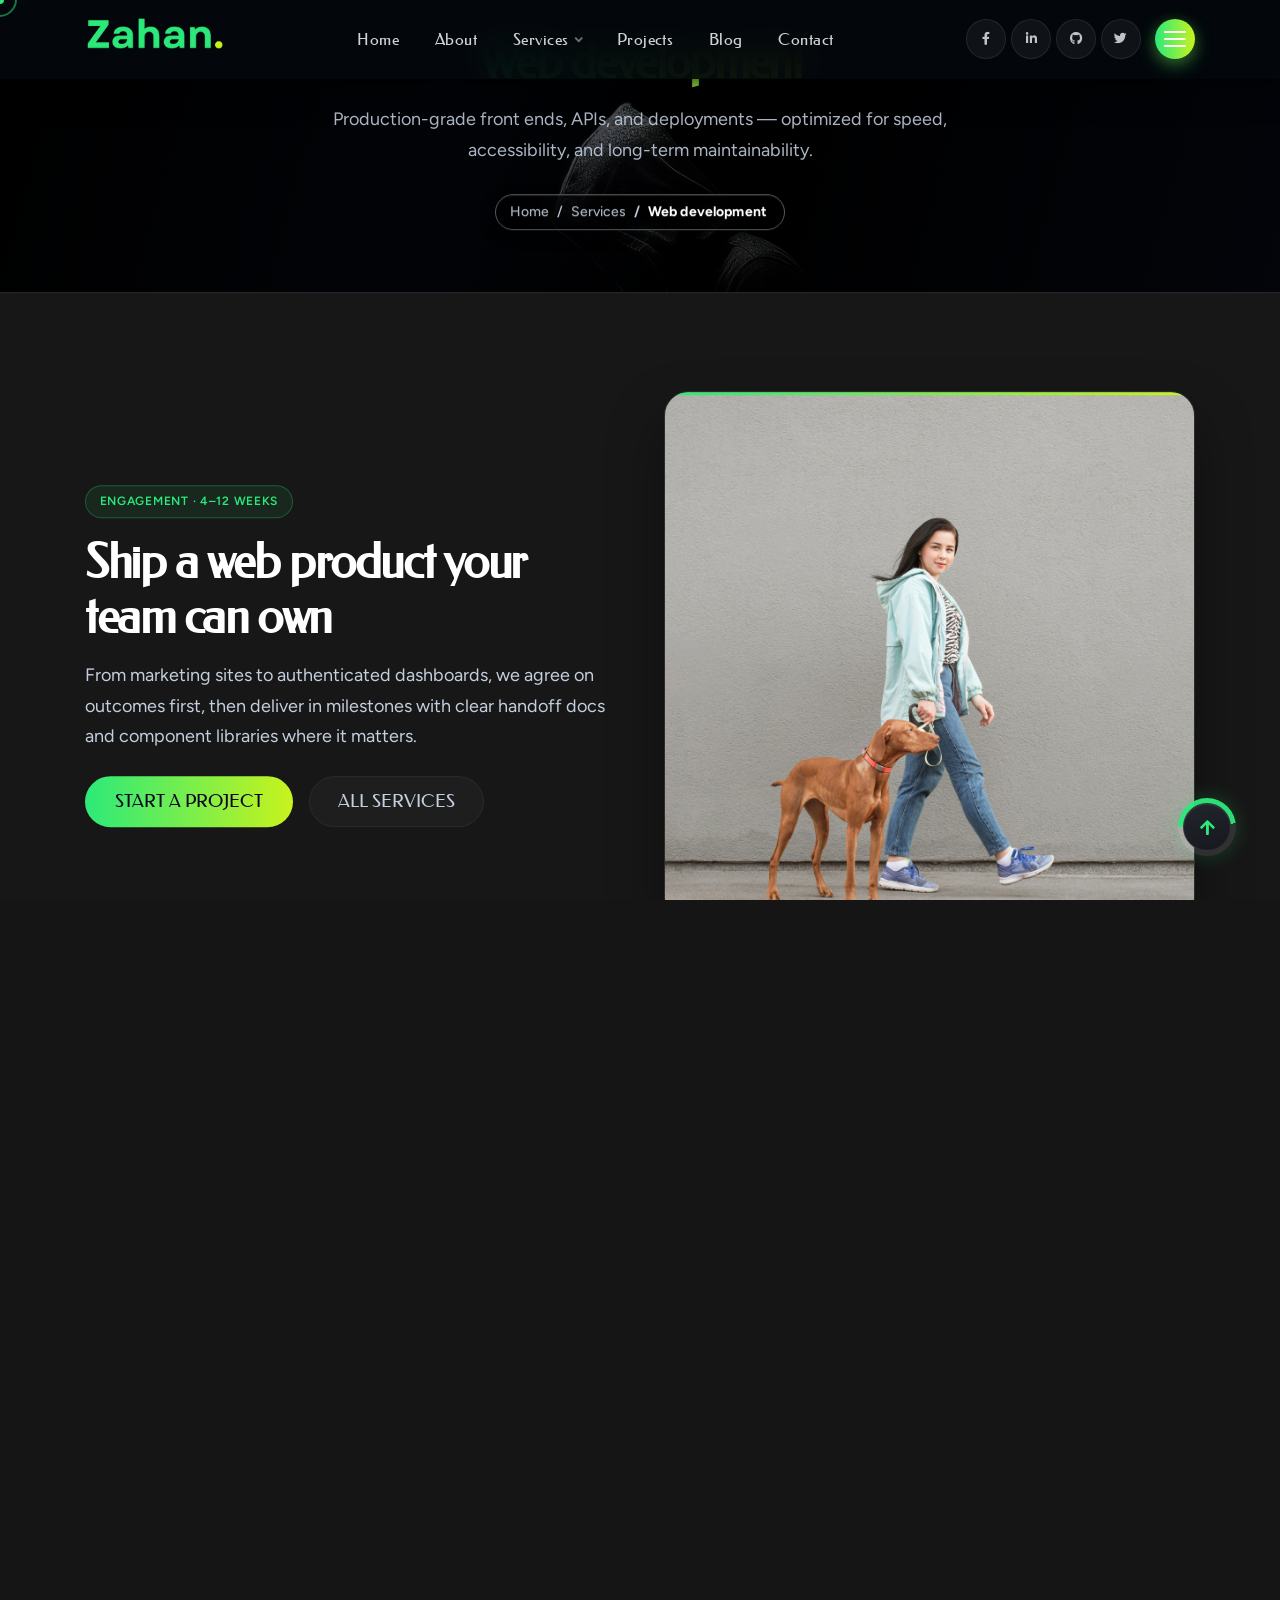
<file: service-details.html>
<!DOCTYPE html>
<html lang="en">
<head>
    <meta charset="UTF-8">
    <meta name="viewport" content="width=device-width, initial-scale=1.0, viewport-fit=cover">
    <title>Web development — Services — Zahan</title>
    <link rel="icon" href="assets/img/logo/zahan-icon.png" type="image/png">

    <link rel="stylesheet" href="assets/css/bootstrap.min.css">
    <link rel="stylesheet" href="assets/css/fontawesome.min.css">
    <link rel="stylesheet" href="assets/css/swiper-bundle.min.css">
    <link rel="stylesheet" href="assets/css/animate.min.css">
    <link rel="stylesheet" href="assets/css/magnific-popup.css">
    <link rel="stylesheet" href="assets/css/style.css">
</head>
<body>
    <div class="mouseCursor cursor-outer"></div>
    <div class="mouseCursor cursor-inner"><span>Drag</span></div>

    <div id="preloader" class="bc-preloader" role="status" aria-live="polite" aria-busy="true" aria-label="Loading site">
        <div class="bc-preloader__ambient" aria-hidden="true"></div>
        <div class="bc-preloader__grid" aria-hidden="true"></div>
        <div class="bc-preloader__inner">
            <div class="bc-preloader__visual" aria-hidden="true">
                <div class="bc-preloader__orbit"></div>
                <div class="bc-preloader__core"></div>
            </div>
            <p class="bc-preloader__brand">Zahan</p>
            <div class="bc-preloader__track" aria-hidden="true">
                <span class="bc-preloader__fill"></span>
            </div>
            <span class="bc-preloader__hint">Loading</span>
        </div>
    </div>

    <header class="bc-header-wrapper bc-transparent-header bc-sticky-black" id="bc-sticky-header">
        <div class="container">
            <div class="bc-header-content d-flex justify-content-between align-items-center">
                <div class="bc-logo-area align-content-center">
                    <a class="bc-logo" href="index.html#home">
                        <img src="assets/img/logo/logo.png" alt="logo">
                    </a>
                </div>
                <div class="bc-mainmenu-nav align-content-center d-none d-lg-block">
                    <nav class="bc-mobile-menu-active" aria-label="Primary">
                        <ul>
                            <li><a href="index.html#home">Home</a></li>
                            <li><a href="about.html">About</a></li>
                            <li class="has-submenu">
                                <a href="services.html">Services<span class="bc-nav-chevron" aria-hidden="true"></span></a>
                                <ul class="sub-menu">
                                    <li><a href="service-details.html">Web Development</a></li>
                                    <li><a href="services.html">All services</a></li>
                                    <li class="has-submenu">
                                        <a href="services.html">More<span class="bc-nav-chevron" aria-hidden="true"></span></a>
                                        <ul class="sub-menu">
                                            <li><a href="blog.html">Blog</a></li>
                                            <li><a href="contact.html">Contact</a></li>
                                        </ul>
                                    </li>
                                </ul>
                            </li>
                            <li><a href="projects.html">Projects</a></li>
                            <li><a href="blog.html">Blog</a></li>
                            <li><a href="contact.html">Contact</a></li>
                        </ul>
                    </nav>
                </div>
                <div class="bc-header-right-area align-content-center">
                    <div class="bc-action-area">
                        <ul class="bc-header-social" aria-label="Social links">
                            <li><a href="#" class="bc-header-social__link" aria-label="Facebook"><i class="fab fa-facebook-f" aria-hidden="true"></i></a></li>
                            <li><a href="#" class="bc-header-social__link" aria-label="LinkedIn"><i class="fab fa-linkedin-in" aria-hidden="true"></i></a></li>
                            <li><a href="#" class="bc-header-social__link" aria-label="GitHub"><i class="fab fa-github" aria-hidden="true"></i></a></li>
                            <li><a href="#" class="bc-header-social__link" aria-label="Twitter"><i class="fab fa-twitter" aria-hidden="true"></i></a></li>
                        </ul>
                        <button type="button" class="bc-offcanvas-btn bc-offcanvas-toogle" aria-label="Toggle menu" aria-expanded="false" aria-controls="bc-offcanvas-panel">
                            <span class="bc-offcanvas-btn__inner" aria-hidden="true">
                                <span class="bc-offcanvas-btn__line"></span>
                                <span class="bc-offcanvas-btn__line"></span>
                                <span class="bc-offcanvas-btn__line"></span>
                            </span>
                        </button>
                    </div>
                </div>
            </div>
        </div>
    </header>

    <div class="bc-offcanvas_wrapper" id="bc-offcanvas-panel" role="dialog" aria-modal="true" aria-label="Menu and contact" aria-hidden="true">
        <div class="bc-offcanvas">
            <div class="bc-offcanvas__shine" aria-hidden="true"></div>
            <div class="bc-offcanvas-header d-flex justify-content-between align-items-center mb-70">
                <div class="bc-offcanvas-logo">
                    <a href="index.html#home"><img src="assets/img/logo/logo.png" alt="Zahan home"></a>
                </div>
                <div class="bc-offcanvas-close">
                    <button type="button" class="bc-offcanvas-close-toggle" aria-label="Close menu">
                        <i class="fas fa-times" aria-hidden="true"></i>
                    </button>
                </div>
            </div>
            <div class="bc-offcanvas-menu mb-50 d-xl-none"><nav aria-label="Mobile"></nav></div>
            <div class="bc-offcanvas-content mb-40 d-none d-lg-block">
                <h2 class="bc-offcanvas-title">Hello there</h2>
                <p>I’m Sarwar — thanks for visiting. Use the links to explore the site or reach out from the details below.</p>
            </div>
            <div class="bc-offcanvas-info">
                <span class="subtile">Contact information</span>
                <div class="bc-link-area">
                    <ul class="bc-link">
                        <li>
                            <span class="bc-link-icon"><i class="far fa-envelope"></i></span>
                            <div class="bc-link-wrap">
                                <h4 class="bc-link-title">E-mail</h4>
                                <a href="mailto:hello@zahan.com">hello@zahan.com</a>
                            </div>
                        </li>
                        <li>
                            <span class="bc-link-icon"><i class="fas fa-map-marker-alt"></i></span>
                            <div class="bc-link-wrap">
                                <h4 class="bc-link-title">Location</h4>
                                <div>3891 Ranchview Dr., Richardson</div>
                            </div>
                        </li>
                        <li>
                            <span class="bc-link-icon"><i class="fas fa-phone-alt"></i></span>
                            <div class="bc-link-wrap">
                                <h4 class="bc-link-title">Phone</h4>
                                <a href="tel:+8801780882316">+880 1780 882316</a>
                            </div>
                        </li>
                    </ul>
                </div>
            </div>
            <div class="bc-social-share-inner mt-50">
                <span class="subtile">Find me online</span>
                <ul class="bc-social-sahre">
                    <li><a href="#" class="bc-social-btn" aria-label="Facebook"><i class="fab fa-facebook-f"></i></a></li>
                    <li><a href="#" class="bc-social-btn" aria-label="LinkedIn"><i class="fab fa-linkedin-in"></i></a></li>
                    <li><a href="#" class="bc-social-btn" aria-label="GitHub"><i class="fab fa-github"></i></a></li>
                    <li><a href="#" class="bc-social-btn" aria-label="Twitter"><i class="fab fa-twitter"></i></a></li>
                </ul>
            </div>
        </div>
    </div>
    <div class="bc-offcanvas-overlay" aria-hidden="true"></div>

    <div id="smooth-wrapper">
        <div id="smooth-content">
            <main>
                <section class="bc-page-hero jarallax bc-section-bg" data-background="assets/img/section-bg.jpg" aria-labelledby="svc-detail-heading">
                    <div class="container bc-page-hero__inner">
                        <h1 id="svc-detail-heading" class="bc-page-hero__title bc-gradient-text-color wow bcFadeInUp" data-wow-duration="0.9s" data-wow-delay="0.05s">Web development</h1>
                        <p class="bc-page-hero__lead wow bcFadeInUp" data-wow-duration="0.9s" data-wow-delay="0.1s">Production-grade front ends, APIs, and deployments — optimized for speed, accessibility, and long-term maintainability.</p>
                        <div class="bc-page-hero__breadcrumb-shell wow bcFadeInUp" data-wow-duration="0.85s" data-wow-delay="0.14s">
                            <nav class="bc-breadcrumb" aria-label="Breadcrumb">
                                <ol class="breadcrumb">
                                    <li class="breadcrumb-item"><a href="index.html#home">Home</a></li>
                                    <li class="breadcrumb-item"><a href="services.html">Services</a></li>
                                    <li class="breadcrumb-item active" aria-current="page">Web development</li>
                                </ol>
                            </nav>
                        </div>
                    </div>
                </section>

                <section class="bc-service-detail pt-50 pb-100 bc-section-bg">
                    <div class="container">
                        <div class="bc-service-detail__hero mb-50 mb-lg-60 wow bcFadeInUp" data-wow-duration="0.95s" data-wow-delay="0.06s">
                            <div class="row bc-service-detail__hero-grid g-4 g-lg-5 align-items-center">
                                <div class="col-lg-6 order-lg-2">
                                    <div class="bc-service-detail__hero-visual">
                                        <img src="assets/img/portfolio/portfolio-01.jpg" alt="Web development project preview" width="800" height="600" loading="lazy">
                                    </div>
                                </div>
                                <div class="col-lg-6 order-lg-1">
                                    <div class="bc-service-detail__hero-content">
                                        <span class="bc-service-detail__tag">Engagement · 4–12 weeks</span>
                                        <h2 class="bc-service-detail__title">Ship a web product your team can own</h2>
                                        <p class="bc-service-detail__lead">From marketing sites to authenticated dashboards, we agree on outcomes first, then deliver in milestones with clear handoff docs and component libraries where it matters.</p>
                                        <div class="bc-service-detail__actions">
                                            <a href="contact.html" class="bc-btn text-uppercase align-content-center"><span class="bc-btn-wrap"><span class="bc-btn-y-1">Start a project</span><span class="bc-btn-y-2">Start a project</span></span></a>
                                            <a href="services.html" class="bc-service-detail__btn-ghost">All services</a>
                                        </div>
                                    </div>
                                </div>
                            </div>
                        </div>

                        <div class="row g-4 g-xl-5">
                            <div class="col-lg-8">
                                <article class="bc-service-detail__article wow bcFadeInUp" data-wow-duration="0.9s" data-wow-delay="0.08s">
                                    <p>Modern web work is rarely “just a page.” It is routing, data, edge performance, and design systems working together. This engagement covers the technical stack and collaboration rhythm so launches feel calm instead of chaotic.</p>
                                    <h2>What you get</h2>
                                    <ul>
                                        <li>Architecture notes and repo structure suited to your team’s skill set</li>
                                        <li>Responsive UI with semantic HTML and keyboard-friendly patterns</li>
                                        <li>Performance budget checks (Core Web Vitals–aware)</li>
                                        <li>Integration hooks for analytics, CMS, or auth providers you already use</li>
                                    </ul>
                                    <h2>Ideal when</h2>
                                    <p>You are moving from a prototype to something customers pay for, or refactoring a legacy front end that slowed releases. If you only need a visual refresh, our web design track may be a lighter fit — still happy to advise.</p>
                                    <h3>Tech flexibility</h3>
                                    <p>Deliverables can target static hosting, SPA frameworks, or server-rendered stacks. The default is pragmatic: fewer dependencies, clearer upgrades, and documentation your future hires will thank you for.</p>
                                </article>

                                <div class="bc-service-detail__process wow bcFadeInUp" data-wow-duration="0.9s" data-wow-delay="0.1s">
                                    <h2 class="mb-3">How we work</h2>
                                    <div class="bc-svc-process">
                                        <div class="bc-svc-process__step">
                                            <span class="bc-svc-process__num">1</span>
                                            <p class="bc-svc-process__label">Discover</p>
                                            <p class="bc-svc-process__text">Goals, constraints, and success metrics locked in a short brief.</p>
                                        </div>
                                        <div class="bc-svc-process__step">
                                            <span class="bc-svc-process__num">2</span>
                                            <p class="bc-svc-process__label">Blueprint</p>
                                            <p class="bc-svc-process__text">IA, key flows, and technical approach before pixels or commits pile up.</p>
                                        </div>
                                        <div class="bc-svc-process__step">
                                            <span class="bc-svc-process__num">3</span>
                                            <p class="bc-svc-process__label">Build</p>
                                            <p class="bc-svc-process__text">Milestone demos, incremental deploys, and tight feedback loops.</p>
                                        </div>
                                        <div class="bc-svc-process__step">
                                            <span class="bc-svc-process__num">4</span>
                                            <p class="bc-svc-process__label">Handoff</p>
                                            <p class="bc-svc-process__text">Docs, runbooks, and optional training so your team stays in control.</p>
                                        </div>
                                    </div>
                                </div>
                            </div>
                            <div class="col-lg-4">
                                <aside class="bc-service-detail__aside wow bcFadeInUp" data-wow-duration="0.9s" data-wow-delay="0.12s" aria-label="Service sidebar">
                                    <div class="bc-service-detail__aside-inner">
                                        <div class="bc-service-detail__cta">
                                            <h3>Ready to talk?</h3>
                                            <p>Tell me about your timeline and stack. I’ll reply with a lean proposal and optional call.</p>
                                            <a href="contact.html" class="bc-btn text-uppercase"><span class="bc-btn-wrap"><span class="bc-btn-y-1">Contact</span><span class="bc-btn-y-2">Contact</span></span></a>
                                        </div>
                                        <p class="bc-service-detail__nav-title">Explore more</p>
                                        <ul class="bc-service-detail__nav-list">
                                            <li><a href="service-details.html" class="is-active">Web development <i class="fas fa-arrow-right" aria-hidden="true"></i></a></li>
                                            <li><a href="services.html">Business strategy <i class="fas fa-arrow-right" aria-hidden="true"></i></a></li>
                                            <li><a href="services.html">App development <i class="fas fa-arrow-right" aria-hidden="true"></i></a></li>
                                            <li><a href="services.html">Web design <i class="fas fa-arrow-right" aria-hidden="true"></i></a></li>
                                            <li><a href="services.html">Digital marketing <i class="fas fa-arrow-right" aria-hidden="true"></i></a></li>
                                            <li><a href="services.html">Content writing <i class="fas fa-arrow-right" aria-hidden="true"></i></a></li>
                                        </ul>
                                    </div>
                                </aside>
                            </div>
                        </div>
                    </div>
                </section>
            </main>

            <footer class="bc-footer-wrapper pt-20 pb-20">
                <div class="container">
                    <div class="bc-footer bc-footer-bar d-flex flex-wrap justify-content-between align-items-center gap-3">
                        <p class="bc-footer__copy mb-0">&copy; 2026 Zahan. All rights reserved.</p>
                        <nav class="bc-footer__nav bc-footer__nav--legal d-flex flex-wrap align-items-center gap-3" aria-label="Legal">
                            <a href="privacy-policy.html" class="bc-footer__link">Privacy Policy</a>
                            <span class="bc-footer__sep" aria-hidden="true">·</span>
                            <a href="terms-and-conditions.html" class="bc-footer__link">Terms &amp; Conditions</a>
                        </nav>
                    </div>
                </div>
            </footer>
        </div>
    </div>

    <button type="button" id="back-to-top" class="bc-backtop" aria-label="Back to top">
        <span class="bc-backtop__progress" aria-hidden="true"></span>
        <span class="bc-backtop__inner"><i class="fas fa-arrow-up" aria-hidden="true"></i></span>
    </button>

<script src="assets/js/jquery-3.7.1.min.js"></script>
<script src="assets/js/bootstrap.bundle.min.js"></script>
<script src="assets/js/typed.js"></script>
<script src="assets/js/magnific-popup.js"></script>
<script src="assets/js/isotope.pkgd.min.js"></script>
<script src="assets/js/swiper-bundle.min.js"></script>
<script src="assets/js/wow.min.js"></script>
<script src="assets/js/waypoints.js"></script>
<script src="assets/js/jquery.counterup.min.js"></script>
<script src="assets/js/gsap.min.js"></script>
<script src="assets/js/scroll-trigger.js"></script>
<script src="assets/js/scroll-smoother.js"></script>
<script src="assets/js/jarallax.min.js"></script>
<script src="assets/js/ajax-form.js"></script>
<script src="assets/js/main.js"></script>
</body>
</html>
</file>
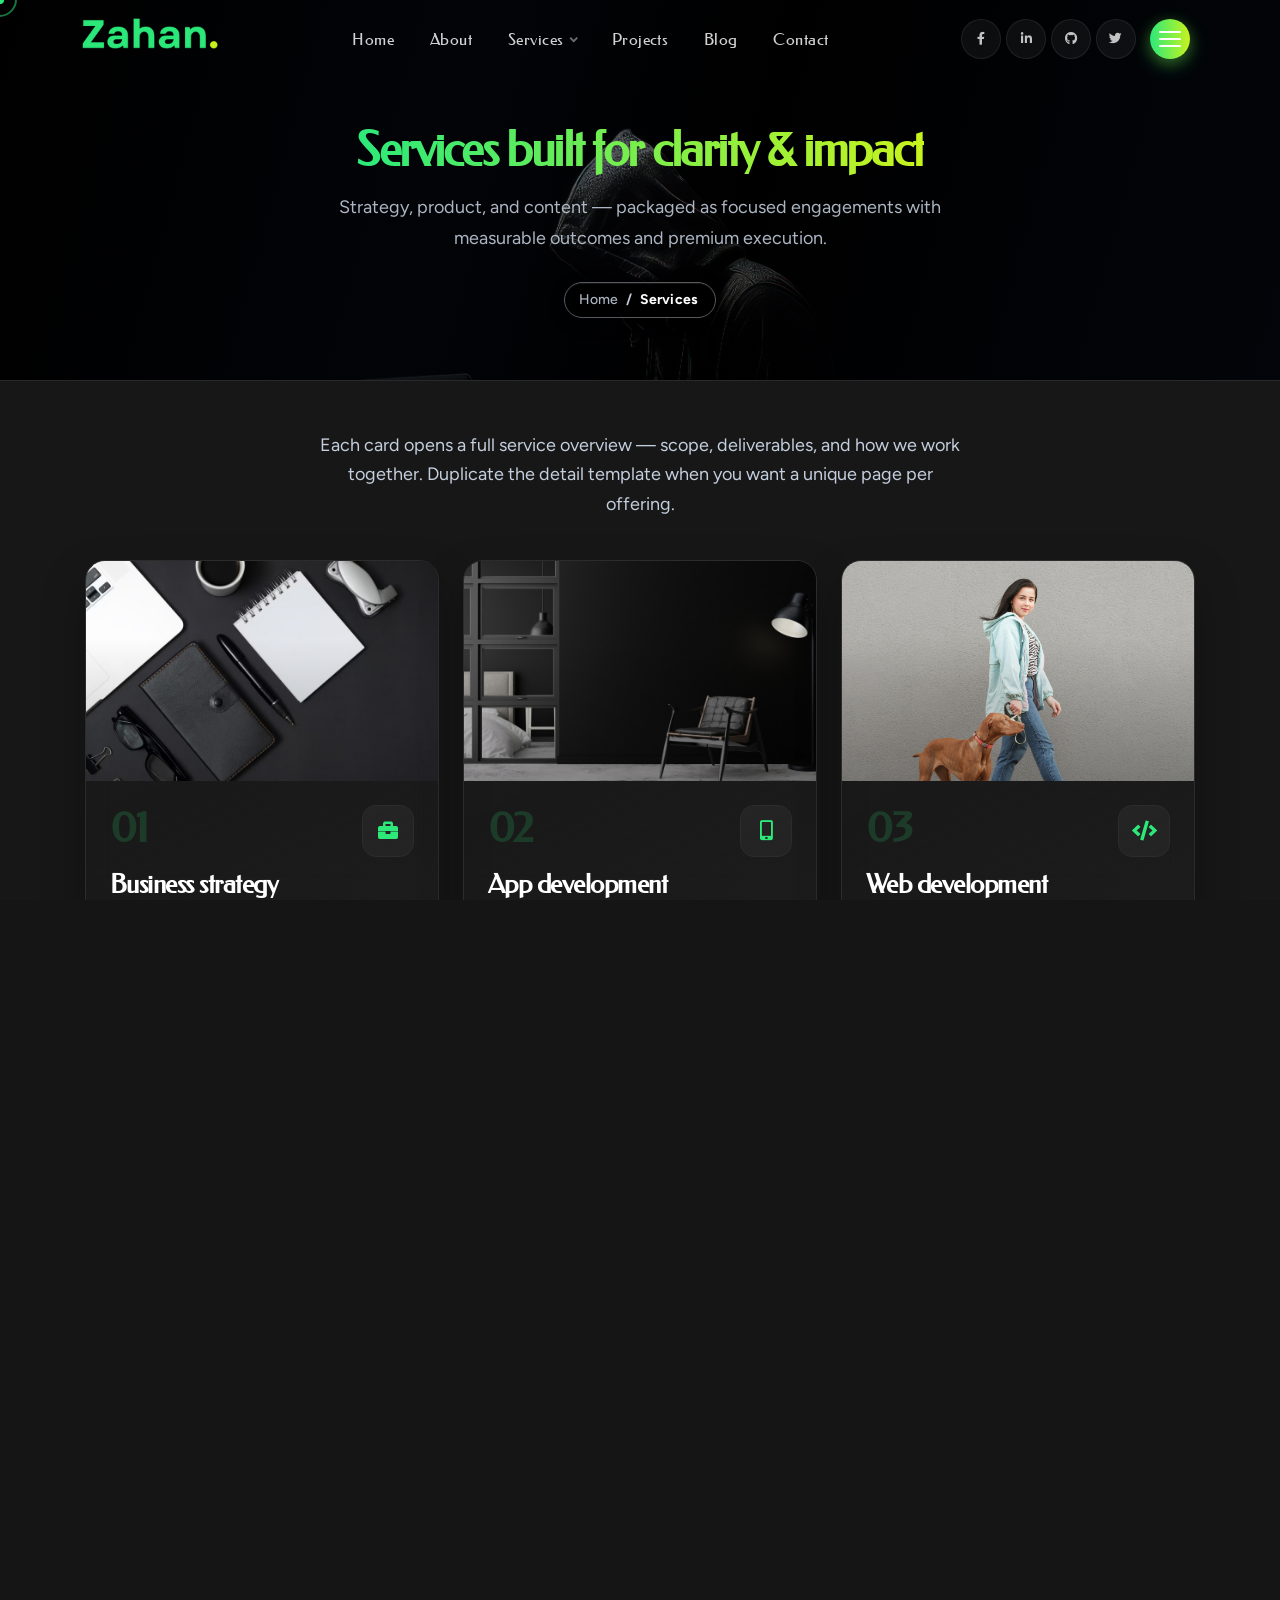
<file: services.html>
<!DOCTYPE html>
<html lang="en">
<head>
    <meta charset="UTF-8">
    <meta name="viewport" content="width=device-width, initial-scale=1.0, viewport-fit=cover">
    <title>Services — Zahan</title>
    <link rel="icon" href="assets/img/logo/zahan-icon.png" type="image/png">

    <link rel="stylesheet" href="assets/css/bootstrap.min.css">
    <link rel="stylesheet" href="assets/css/fontawesome.min.css">
    <link rel="stylesheet" href="assets/css/swiper-bundle.min.css">
    <link rel="stylesheet" href="assets/css/animate.min.css">
    <link rel="stylesheet" href="assets/css/magnific-popup.css">
    <link rel="stylesheet" href="assets/css/style.css">
</head>
<body>
    <div class="mouseCursor cursor-outer"></div>
    <div class="mouseCursor cursor-inner"><span>Drag</span></div>

    <div id="preloader" class="bc-preloader" role="status" aria-live="polite" aria-busy="true" aria-label="Loading site">
        <div class="bc-preloader__ambient" aria-hidden="true"></div>
        <div class="bc-preloader__grid" aria-hidden="true"></div>
        <div class="bc-preloader__inner">
            <div class="bc-preloader__visual" aria-hidden="true">
                <div class="bc-preloader__orbit"></div>
                <div class="bc-preloader__core"></div>
            </div>
            <p class="bc-preloader__brand">Zahan</p>
            <div class="bc-preloader__track" aria-hidden="true">
                <span class="bc-preloader__fill"></span>
            </div>
            <span class="bc-preloader__hint">Loading</span>
        </div>
    </div>

    <header class="bc-header-wrapper bc-transparent-header bc-sticky-black" id="bc-sticky-header">
        <div class="container">
            <div class="bc-header-content d-flex justify-content-between align-items-center">
                <div class="bc-logo-area align-content-center">
                    <a class="bc-logo" href="index.html#home">
                        <img src="assets/img/logo/logo.png" alt="logo">
                    </a>
                </div>
                <div class="bc-mainmenu-nav align-content-center d-none d-lg-block">
                    <nav class="bc-mobile-menu-active" aria-label="Primary">
                        <ul>
                            <li><a href="index.html#home">Home</a></li>
                            <li><a href="about.html">About</a></li>
                            <li class="has-submenu">
                                <a href="services.html">Services<span class="bc-nav-chevron" aria-hidden="true"></span></a>
                                <ul class="sub-menu">
                                    <li><a href="service-details.html">Web Development</a></li>
                                    <li><a href="services.html">All services</a></li>
                                    <li class="has-submenu">
                                        <a href="services.html">More<span class="bc-nav-chevron" aria-hidden="true"></span></a>
                                        <ul class="sub-menu">
                                            <li><a href="blog.html">Blog</a></li>
                                            <li><a href="contact.html">Contact</a></li>
                                        </ul>
                                    </li>
                                </ul>
                            </li>
                            <li><a href="projects.html">Projects</a></li>
                            <li><a href="blog.html">Blog</a></li>
                            <li><a href="contact.html">Contact</a></li>
                        </ul>
                    </nav>
                </div>
                <div class="bc-header-right-area align-content-center">
                    <div class="bc-action-area">
                        <ul class="bc-header-social" aria-label="Social links">
                            <li><a href="#" class="bc-header-social__link" aria-label="Facebook"><i class="fab fa-facebook-f" aria-hidden="true"></i></a></li>
                            <li><a href="#" class="bc-header-social__link" aria-label="LinkedIn"><i class="fab fa-linkedin-in" aria-hidden="true"></i></a></li>
                            <li><a href="#" class="bc-header-social__link" aria-label="GitHub"><i class="fab fa-github" aria-hidden="true"></i></a></li>
                            <li><a href="#" class="bc-header-social__link" aria-label="Twitter"><i class="fab fa-twitter" aria-hidden="true"></i></a></li>
                        </ul>
                        <button type="button" class="bc-offcanvas-btn bc-offcanvas-toogle" aria-label="Toggle menu" aria-expanded="false" aria-controls="bc-offcanvas-panel">
                            <span class="bc-offcanvas-btn__inner" aria-hidden="true">
                                <span class="bc-offcanvas-btn__line"></span>
                                <span class="bc-offcanvas-btn__line"></span>
                                <span class="bc-offcanvas-btn__line"></span>
                            </span>
                        </button>
                    </div>
                </div>
            </div>
        </div>
    </header>

    <div class="bc-offcanvas_wrapper" id="bc-offcanvas-panel" role="dialog" aria-modal="true" aria-label="Menu and contact" aria-hidden="true">
        <div class="bc-offcanvas">
            <div class="bc-offcanvas__shine" aria-hidden="true"></div>
            <div class="bc-offcanvas-header d-flex justify-content-between align-items-center mb-70">
                <div class="bc-offcanvas-logo">
                    <a href="index.html#home"><img src="assets/img/logo/logo.png" alt="Zahan home"></a>
                </div>
                <div class="bc-offcanvas-close">
                    <button type="button" class="bc-offcanvas-close-toggle" aria-label="Close menu">
                        <i class="fas fa-times" aria-hidden="true"></i>
                    </button>
                </div>
            </div>
            <div class="bc-offcanvas-menu mb-50 d-xl-none"><nav aria-label="Mobile"></nav></div>
            <div class="bc-offcanvas-content mb-40 d-none d-lg-block">
                <h2 class="bc-offcanvas-title">Hello there</h2>
                <p>I’m Sarwar — thanks for visiting. Use the links to explore the site or reach out from the details below.</p>
            </div>
            <div class="bc-offcanvas-info">
                <span class="subtile">Contact information</span>
                <div class="bc-link-area">
                    <ul class="bc-link">
                        <li>
                            <span class="bc-link-icon"><i class="far fa-envelope"></i></span>
                            <div class="bc-link-wrap">
                                <h4 class="bc-link-title">E-mail</h4>
                                <a href="mailto:hello@zahan.com">hello@zahan.com</a>
                            </div>
                        </li>
                        <li>
                            <span class="bc-link-icon"><i class="fas fa-map-marker-alt"></i></span>
                            <div class="bc-link-wrap">
                                <h4 class="bc-link-title">Location</h4>
                                <div>3891 Ranchview Dr., Richardson</div>
                            </div>
                        </li>
                        <li>
                            <span class="bc-link-icon"><i class="fas fa-phone-alt"></i></span>
                            <div class="bc-link-wrap">
                                <h4 class="bc-link-title">Phone</h4>
                                <a href="tel:+8801780882316">+880 1780 882316</a>
                            </div>
                        </li>
                    </ul>
                </div>
            </div>
            <div class="bc-social-share-inner mt-50">
                <span class="subtile">Find me online</span>
                <ul class="bc-social-sahre">
                    <li><a href="#" class="bc-social-btn" aria-label="Facebook"><i class="fab fa-facebook-f"></i></a></li>
                    <li><a href="#" class="bc-social-btn" aria-label="LinkedIn"><i class="fab fa-linkedin-in"></i></a></li>
                    <li><a href="#" class="bc-social-btn" aria-label="GitHub"><i class="fab fa-github"></i></a></li>
                    <li><a href="#" class="bc-social-btn" aria-label="Twitter"><i class="fab fa-twitter"></i></a></li>
                </ul>
            </div>
        </div>
    </div>
    <div class="bc-offcanvas-overlay" aria-hidden="true"></div>

    <div id="smooth-wrapper">
        <div id="smooth-content">
            <main>
                <section class="bc-page-hero jarallax bc-section-bg" data-background="assets/img/section-bg.jpg" aria-labelledby="services-page-heading">
                    <div class="container bc-page-hero__inner">
                        <h1 id="services-page-heading" class="bc-page-hero__title bc-gradient-text-color wow bcFadeInUp" data-wow-duration="0.9s" data-wow-delay="0.05s">Services built for clarity &amp; impact</h1>
                        <p class="bc-page-hero__lead wow bcFadeInUp" data-wow-duration="0.9s" data-wow-delay="0.1s">Strategy, product, and content — packaged as focused engagements with measurable outcomes and premium execution.</p>
                        <div class="bc-page-hero__breadcrumb-shell wow bcFadeInUp" data-wow-duration="0.85s" data-wow-delay="0.14s">
                            <nav class="bc-breadcrumb" aria-label="Breadcrumb">
                                <ol class="breadcrumb">
                                    <li class="breadcrumb-item"><a href="index.html#home">Home</a></li>
                                    <li class="breadcrumb-item active" aria-current="page">Services</li>
                                </ol>
                            </nav>
                        </div>
                    </div>
                </section>

                <section class="bc-services-page pt-50 pb-100 bc-section-bg" aria-labelledby="services-grid-heading">
                    <div class="container bc-services-page__inner">
                        <h2 id="services-grid-heading" class="visually-hidden">All services</h2>
                        <p class="bc-services-page__intro wow bcFadeInUp" data-wow-duration="0.85s" data-wow-delay="0.06s">Each card opens a full service overview — scope, deliverables, and how we work together. Duplicate the detail template when you want a unique page per offering.</p>
                        <div class="row g-4">
                            <div class="col-xl-4 col-md-6 d-flex">
                                <article class="bc-svc-page-card wow bcFadeInUp w-100" data-wow-duration="1s" data-wow-delay="0.05s">
                                    <div class="bc-svc-page-card__glow" aria-hidden="true"></div>
                                    <a href="service-details.html" class="bc-svc-page-card__media">
                                        <span class="bc-svc-page-card__media-inner">
                                            <img src="assets/img/blog/blog-01.jpg" alt="" width="640" height="400" loading="lazy">
                                        </span>
                                    </a>
                                    <div class="bc-svc-page-card__body">
                                        <div class="bc-svc-page-card__row">
                                            <span class="bc-svc-page-card__index" aria-hidden="true">01</span>
                                            <span class="bc-svc-page-card__icon"><i class="fas fa-briefcase" aria-hidden="true"></i></span>
                                        </div>
                                        <h2 class="bc-svc-page-card__title"><a href="service-details.html">Business strategy</a></h2>
                                        <p class="bc-svc-page-card__excerpt">Positioning, roadmaps, and growth plays aligned with your market and capacity.</p>
                                        <a href="service-details.html" class="bc-svc-page-card__link">View service <i class="fas fa-arrow-right" aria-hidden="true"></i></a>
                                    </div>
                                </article>
                            </div>
                            <div class="col-xl-4 col-md-6 d-flex">
                                <article class="bc-svc-page-card wow bcFadeInUp w-100" data-wow-duration="1s" data-wow-delay="0.1s">
                                    <div class="bc-svc-page-card__glow" aria-hidden="true"></div>
                                    <a href="service-details.html" class="bc-svc-page-card__media">
                                        <span class="bc-svc-page-card__media-inner">
                                            <img src="assets/img/blog/blog-02.jpg" alt="" width="640" height="400" loading="lazy">
                                        </span>
                                    </a>
                                    <div class="bc-svc-page-card__body">
                                        <div class="bc-svc-page-card__row">
                                            <span class="bc-svc-page-card__index" aria-hidden="true">02</span>
                                            <span class="bc-svc-page-card__icon"><i class="fas fa-mobile-alt" aria-hidden="true"></i></span>
                                        </div>
                                        <h2 class="bc-svc-page-card__title"><a href="service-details.html">App development</a></h2>
                                        <p class="bc-svc-page-card__excerpt">Native-feel interfaces, solid architecture, and releases you can ship with confidence.</p>
                                        <a href="service-details.html" class="bc-svc-page-card__link">View service <i class="fas fa-arrow-right" aria-hidden="true"></i></a>
                                    </div>
                                </article>
                            </div>
                            <div class="col-xl-4 col-md-6 d-flex">
                                <article class="bc-svc-page-card wow bcFadeInUp w-100" data-wow-duration="1s" data-wow-delay="0.15s">
                                    <div class="bc-svc-page-card__glow" aria-hidden="true"></div>
                                    <a href="service-details.html" class="bc-svc-page-card__media">
                                        <span class="bc-svc-page-card__media-inner">
                                            <img src="assets/img/portfolio/portfolio-01.jpg" alt="" width="600" height="450" loading="lazy">
                                        </span>
                                    </a>
                                    <div class="bc-svc-page-card__body">
                                        <div class="bc-svc-page-card__row">
                                            <span class="bc-svc-page-card__index" aria-hidden="true">03</span>
                                            <span class="bc-svc-page-card__icon"><i class="fas fa-code" aria-hidden="true"></i></span>
                                        </div>
                                        <h2 class="bc-svc-page-card__title"><a href="service-details.html">Web development</a></h2>
                                        <p class="bc-svc-page-card__excerpt">Fast, accessible sites and apps with performance, SEO, and maintainability in mind.</p>
                                        <a href="service-details.html" class="bc-svc-page-card__link">View service <i class="fas fa-arrow-right" aria-hidden="true"></i></a>
                                    </div>
                                </article>
                            </div>
                            <div class="col-xl-4 col-md-6 d-flex">
                                <article class="bc-svc-page-card wow bcFadeInUp w-100" data-wow-duration="1s" data-wow-delay="0.2s">
                                    <div class="bc-svc-page-card__glow" aria-hidden="true"></div>
                                    <a href="service-details.html" class="bc-svc-page-card__media">
                                        <span class="bc-svc-page-card__media-inner">
                                            <img src="assets/img/portfolio/portfolio-02.jpg" alt="" width="600" height="450" loading="lazy">
                                        </span>
                                    </a>
                                    <div class="bc-svc-page-card__body">
                                        <div class="bc-svc-page-card__row">
                                            <span class="bc-svc-page-card__index" aria-hidden="true">04</span>
                                            <span class="bc-svc-page-card__icon"><i class="fas fa-layer-group" aria-hidden="true"></i></span>
                                        </div>
                                        <h2 class="bc-svc-page-card__title"><a href="service-details.html">Web design</a></h2>
                                        <p class="bc-svc-page-card__excerpt">Visual systems, UX flows, and component libraries that scale with your team.</p>
                                        <a href="service-details.html" class="bc-svc-page-card__link">View service <i class="fas fa-arrow-right" aria-hidden="true"></i></a>
                                    </div>
                                </article>
                            </div>
                            <div class="col-xl-4 col-md-6 d-flex">
                                <article class="bc-svc-page-card wow bcFadeInUp w-100" data-wow-duration="1s" data-wow-delay="0.25s">
                                    <div class="bc-svc-page-card__glow" aria-hidden="true"></div>
                                    <a href="service-details.html" class="bc-svc-page-card__media">
                                        <span class="bc-svc-page-card__media-inner">
                                            <img src="assets/img/blog/blog-03.jpg" alt="" width="640" height="400" loading="lazy">
                                        </span>
                                    </a>
                                    <div class="bc-svc-page-card__body">
                                        <div class="bc-svc-page-card__row">
                                            <span class="bc-svc-page-card__index" aria-hidden="true">05</span>
                                            <span class="bc-svc-page-card__icon"><i class="fas fa-bullseye" aria-hidden="true"></i></span>
                                        </div>
                                        <h2 class="bc-svc-page-card__title"><a href="service-details.html">Digital marketing</a></h2>
                                        <p class="bc-svc-page-card__excerpt">Campaign structure, analytics, and creative iterations grounded in real funnel data.</p>
                                        <a href="service-details.html" class="bc-svc-page-card__link">View service <i class="fas fa-arrow-right" aria-hidden="true"></i></a>
                                    </div>
                                </article>
                            </div>
                            <div class="col-xl-4 col-md-6 d-flex">
                                <article class="bc-svc-page-card wow bcFadeInUp w-100" data-wow-duration="1s" data-wow-delay="0.3s">
                                    <div class="bc-svc-page-card__glow" aria-hidden="true"></div>
                                    <a href="service-details.html" class="bc-svc-page-card__media">
                                        <span class="bc-svc-page-card__media-inner">
                                            <img src="assets/img/portfolio/portfolio-03.jpg" alt="" width="600" height="450" loading="lazy">
                                        </span>
                                    </a>
                                    <div class="bc-svc-page-card__body">
                                        <div class="bc-svc-page-card__row">
                                            <span class="bc-svc-page-card__index" aria-hidden="true">06</span>
                                            <span class="bc-svc-page-card__icon"><i class="fas fa-pen-alt" aria-hidden="true"></i></span>
                                        </div>
                                        <h2 class="bc-svc-page-card__title"><a href="service-details.html">Content writing</a></h2>
                                        <p class="bc-svc-page-card__excerpt">Long-form, landing copy, and editorial voice tuned for conversion and search.</p>
                                        <a href="service-details.html" class="bc-svc-page-card__link">View service <i class="fas fa-arrow-right" aria-hidden="true"></i></a>
                                    </div>
                                </article>
                            </div>
                        </div>
                    </div>
                </section>
            </main>

            <footer class="bc-footer-wrapper pt-20 pb-20">
                <div class="container">
                    <div class="bc-footer bc-footer-bar d-flex flex-wrap justify-content-between align-items-center gap-3">
                        <p class="bc-footer__copy mb-0">&copy; 2026 Zahan. All rights reserved.</p>
                        <nav class="bc-footer__nav bc-footer__nav--legal d-flex flex-wrap align-items-center gap-3" aria-label="Legal">
                            <a href="privacy-policy.html" class="bc-footer__link">Privacy Policy</a>
                            <span class="bc-footer__sep" aria-hidden="true">·</span>
                            <a href="terms-and-conditions.html" class="bc-footer__link">Terms &amp; Conditions</a>
                        </nav>
                    </div>
                </div>
            </footer>
        </div>
    </div>

    <button type="button" id="back-to-top" class="bc-backtop" aria-label="Back to top">
        <span class="bc-backtop__progress" aria-hidden="true"></span>
        <span class="bc-backtop__inner"><i class="fas fa-arrow-up" aria-hidden="true"></i></span>
    </button>

<script src="assets/js/jquery-3.7.1.min.js"></script>
<script src="assets/js/bootstrap.bundle.min.js"></script>
<script src="assets/js/typed.js"></script>
<script src="assets/js/magnific-popup.js"></script>
<script src="assets/js/isotope.pkgd.min.js"></script>
<script src="assets/js/swiper-bundle.min.js"></script>
<script src="assets/js/wow.min.js"></script>
<script src="assets/js/waypoints.js"></script>
<script src="assets/js/jquery.counterup.min.js"></script>
<script src="assets/js/gsap.min.js"></script>
<script src="assets/js/scroll-trigger.js"></script>
<script src="assets/js/scroll-smoother.js"></script>
<script src="assets/js/jarallax.min.js"></script>
<script src="assets/js/ajax-form.js"></script>
<script src="assets/js/main.js"></script>
</body>
</html>
</file>
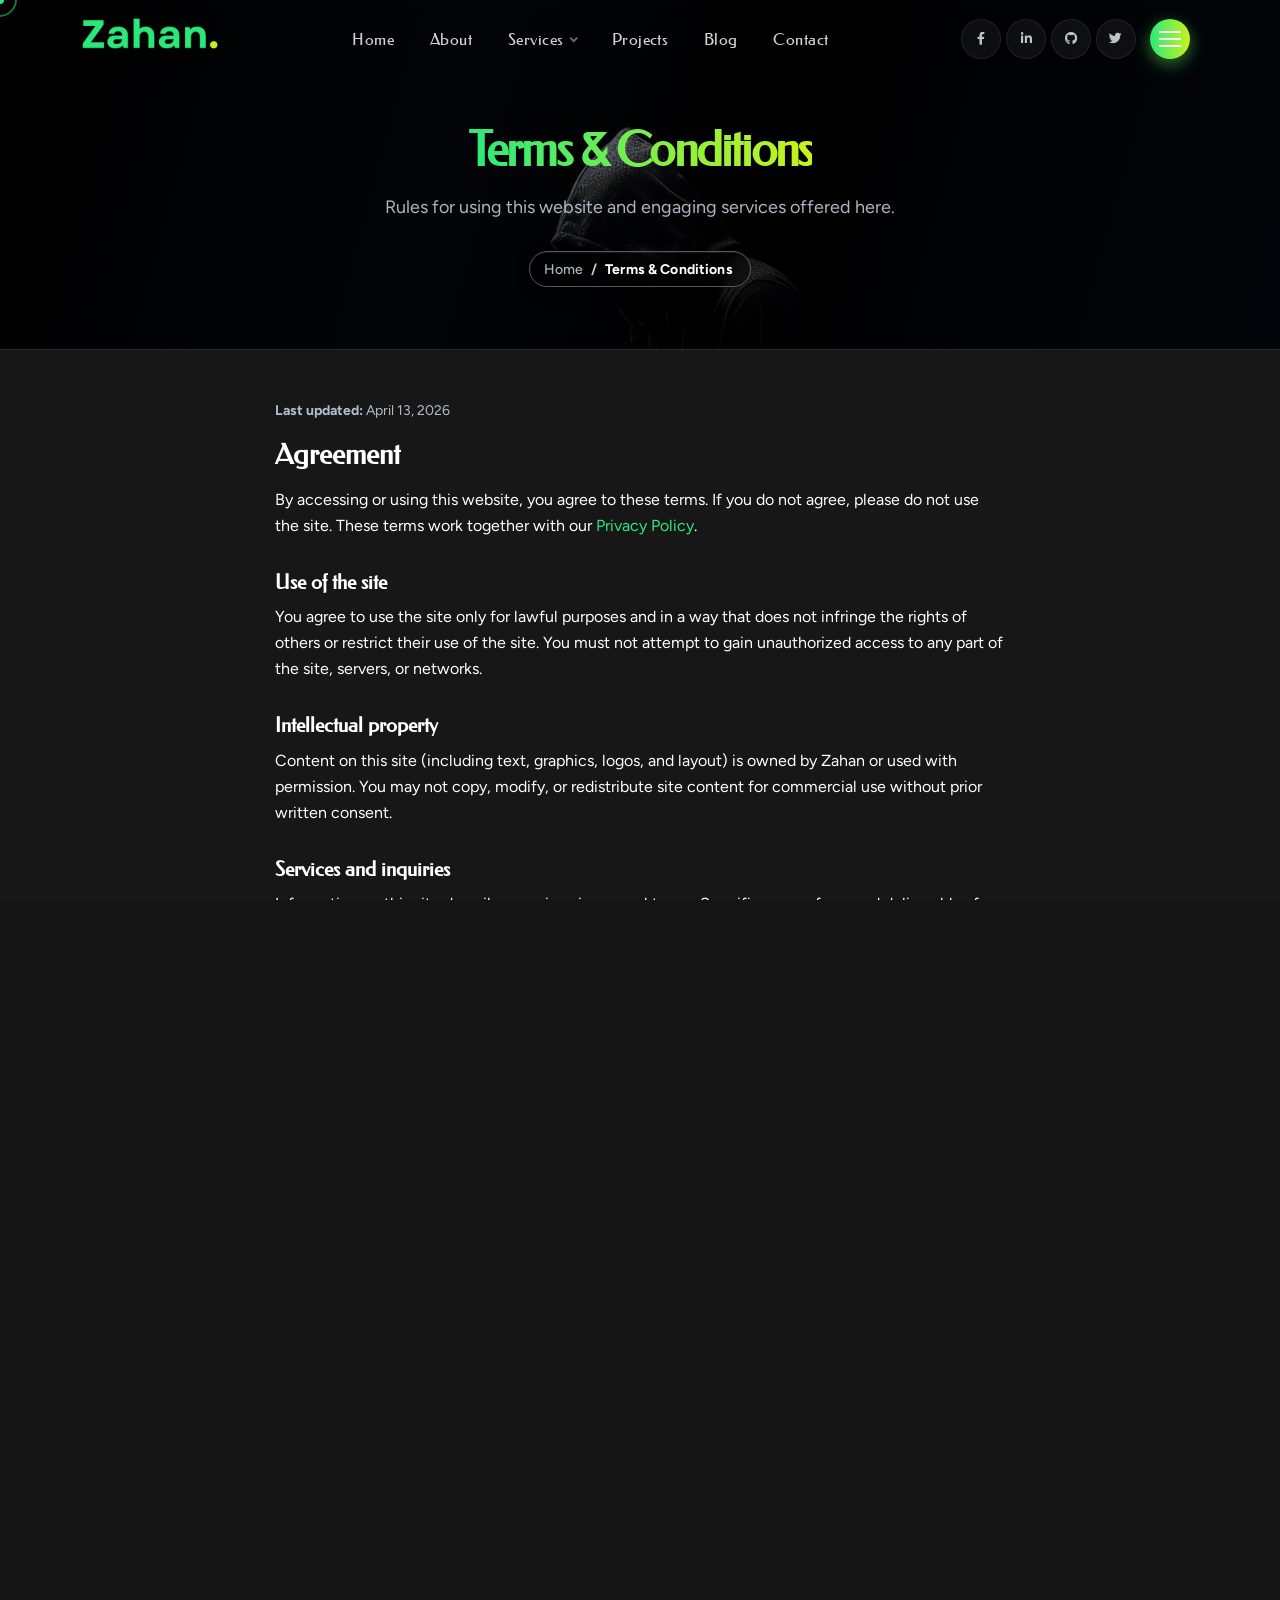
<file: terms-and-conditions.html>
<!DOCTYPE html>
<html lang="en">
<head>
    <meta charset="UTF-8">
    <meta name="viewport" content="width=device-width, initial-scale=1.0, viewport-fit=cover">
    <title>Terms &amp; Conditions — Zahan</title>
    <link rel="icon" href="assets/img/logo/zahan-icon.png" type="image/png">

    <link rel="stylesheet" href="assets/css/bootstrap.min.css">
    <link rel="stylesheet" href="assets/css/fontawesome.min.css">
    <link rel="stylesheet" href="assets/css/swiper-bundle.min.css">
    <link rel="stylesheet" href="assets/css/animate.min.css">
    <link rel="stylesheet" href="assets/css/magnific-popup.css">
    <link rel="stylesheet" href="assets/css/style.css">
</head>
<body>
    <div class="mouseCursor cursor-outer"></div>
    <div class="mouseCursor cursor-inner"><span>Drag</span></div>

    <div id="preloader" class="bc-preloader" role="status" aria-live="polite" aria-busy="true" aria-label="Loading site">
        <div class="bc-preloader__ambient" aria-hidden="true"></div>
        <div class="bc-preloader__grid" aria-hidden="true"></div>
        <div class="bc-preloader__inner">
            <div class="bc-preloader__visual" aria-hidden="true">
                <div class="bc-preloader__orbit"></div>
                <div class="bc-preloader__core"></div>
            </div>
            <p class="bc-preloader__brand">Zahan</p>
            <div class="bc-preloader__track" aria-hidden="true">
                <span class="bc-preloader__fill"></span>
            </div>
            <span class="bc-preloader__hint">Loading</span>
        </div>
    </div>

    <header class="bc-header-wrapper bc-transparent-header bc-sticky-black" id="bc-sticky-header">
        <div class="container">
            <div class="bc-header-content d-flex justify-content-between align-items-center">
                <div class="bc-logo-area align-content-center">
                    <a class="bc-logo" href="index.html#home">
                        <img src="assets/img/logo/logo.png" alt="logo">
                    </a>
                </div>
                <div class="bc-mainmenu-nav align-content-center d-none d-lg-block">
                    <nav class="bc-mobile-menu-active" aria-label="Primary">
                        <ul>
                            <li><a href="index.html#home">Home</a></li>
                            <li><a href="about.html">About</a></li>
                            <li class="has-submenu">
                                <a href="services.html">Services<span class="bc-nav-chevron" aria-hidden="true"></span></a>
                                <ul class="sub-menu">
                                    <li><a href="service-details.html">Web Development</a></li>
                                    <li><a href="services.html">All services</a></li>
                                    <li class="has-submenu">
                                        <a href="services.html">More<span class="bc-nav-chevron" aria-hidden="true"></span></a>
                                        <ul class="sub-menu">
                                            <li><a href="blog.html">Blog</a></li>
                                            <li><a href="contact.html">Contact</a></li>
                                        </ul>
                                    </li>
                                </ul>
                            </li>
                            <li><a href="projects.html">Projects</a></li>
                            <li><a href="blog.html">Blog</a></li>
                            <li><a href="contact.html">Contact</a></li>
                        </ul>
                    </nav>
                </div>
                <div class="bc-header-right-area align-content-center">
                    <div class="bc-action-area">
                        <ul class="bc-header-social" aria-label="Social links">
                            <li><a href="#" class="bc-header-social__link" aria-label="Facebook"><i class="fab fa-facebook-f" aria-hidden="true"></i></a></li>
                            <li><a href="#" class="bc-header-social__link" aria-label="LinkedIn"><i class="fab fa-linkedin-in" aria-hidden="true"></i></a></li>
                            <li><a href="#" class="bc-header-social__link" aria-label="GitHub"><i class="fab fa-github" aria-hidden="true"></i></a></li>
                            <li><a href="#" class="bc-header-social__link" aria-label="Twitter"><i class="fab fa-twitter" aria-hidden="true"></i></a></li>
                        </ul>
                        <button type="button" class="bc-offcanvas-btn bc-offcanvas-toogle" aria-label="Toggle menu" aria-expanded="false" aria-controls="bc-offcanvas-panel">
                            <span class="bc-offcanvas-btn__inner" aria-hidden="true">
                                <span class="bc-offcanvas-btn__line"></span>
                                <span class="bc-offcanvas-btn__line"></span>
                                <span class="bc-offcanvas-btn__line"></span>
                            </span>
                        </button>
                    </div>
                </div>
            </div>
        </div>
    </header>

    <div class="bc-offcanvas_wrapper" id="bc-offcanvas-panel" role="dialog" aria-modal="true" aria-label="Menu and contact" aria-hidden="true">
        <div class="bc-offcanvas">
            <div class="bc-offcanvas__shine" aria-hidden="true"></div>
            <div class="bc-offcanvas-header d-flex justify-content-between align-items-center mb-70">
                <div class="bc-offcanvas-logo">
                    <a href="index.html#home"><img src="assets/img/logo/logo.png" alt="Zahan home"></a>
                </div>
                <div class="bc-offcanvas-close">
                    <button type="button" class="bc-offcanvas-close-toggle" aria-label="Close menu">
                        <i class="fas fa-times" aria-hidden="true"></i>
                    </button>
                </div>
            </div>
            <div class="bc-offcanvas-menu mb-50 d-xl-none"><nav aria-label="Mobile"></nav></div>
            <div class="bc-offcanvas-content mb-40 d-none d-lg-block">
                <h2 class="bc-offcanvas-title">Hello there</h2>
                <p>I’m Sarwar — thanks for visiting. Use the links to explore the site or reach out from the details below.</p>
            </div>
            <div class="bc-offcanvas-info">
                <span class="subtile">Contact information</span>
                <div class="bc-link-area">
                    <ul class="bc-link">
                        <li>
                            <span class="bc-link-icon"><i class="far fa-envelope"></i></span>
                            <div class="bc-link-wrap">
                                <h4 class="bc-link-title">E-mail</h4>
                                <a href="mailto:hello@zahan.com">hello@zahan.com</a>
                            </div>
                        </li>
                        <li>
                            <span class="bc-link-icon"><i class="fas fa-map-marker-alt"></i></span>
                            <div class="bc-link-wrap">
                                <h4 class="bc-link-title">Location</h4>
                                <div>3891 Ranchview Dr., Richardson</div>
                            </div>
                        </li>
                        <li>
                            <span class="bc-link-icon"><i class="fas fa-phone-alt"></i></span>
                            <div class="bc-link-wrap">
                                <h4 class="bc-link-title">Phone</h4>
                                <a href="tel:+8801780882316">+880 1780 882316</a>
                            </div>
                        </li>
                    </ul>
                </div>
            </div>
            <div class="bc-social-share-inner mt-50">
                <span class="subtile">Find me online</span>
                <ul class="bc-social-sahre">
                    <li><a href="#" class="bc-social-btn" aria-label="Facebook"><i class="fab fa-facebook-f"></i></a></li>
                    <li><a href="#" class="bc-social-btn" aria-label="LinkedIn"><i class="fab fa-linkedin-in"></i></a></li>
                    <li><a href="#" class="bc-social-btn" aria-label="GitHub"><i class="fab fa-github"></i></a></li>
                    <li><a href="#" class="bc-social-btn" aria-label="Twitter"><i class="fab fa-twitter"></i></a></li>
                </ul>
            </div>
        </div>
    </div>
    <div class="bc-offcanvas-overlay" aria-hidden="true"></div>

    <div id="smooth-wrapper">
        <div id="smooth-content">
            <main>
                <section class="bc-page-hero jarallax bc-section-bg" data-background="assets/img/section-bg.jpg" aria-labelledby="terms-page-heading">
                    <div class="container bc-page-hero__inner">
                        <h1 id="terms-page-heading" class="bc-page-hero__title bc-gradient-text-color wow bcFadeInUp" data-wow-duration="0.9s" data-wow-delay="0.05s">Terms &amp; Conditions</h1>
                        <p class="bc-page-hero__lead wow bcFadeInUp" data-wow-duration="0.9s" data-wow-delay="0.1s">Rules for using this website and engaging services offered here.</p>
                        <div class="bc-page-hero__breadcrumb-shell wow bcFadeInUp" data-wow-duration="0.85s" data-wow-delay="0.14s">
                            <nav class="bc-breadcrumb" aria-label="Breadcrumb">
                                <ol class="breadcrumb">
                                    <li class="breadcrumb-item"><a href="index.html#home">Home</a></li>
                                    <li class="breadcrumb-item active" aria-current="page">Terms &amp; Conditions</li>
                                </ol>
                            </nav>
                        </div>
                    </div>
                </section>

                <section class="bc-legal-page pt-50 pb-100 bc-section-bg" aria-labelledby="terms-content-heading">
                    <div class="container">
                        <div class="row justify-content-center">
                            <div class="col-lg-9 col-xl-8">
                                <article class="bc-legal-page__prose wow bcFadeInUp" data-wow-duration="0.9s" data-wow-delay="0.08s">
                                    <p class="bc-legal-page__updated"><strong>Last updated:</strong> April 13, 2026</p>
                                    <h2 id="terms-content-heading" class="bc-legal-page__h2">Agreement</h2>
                                    <p>By accessing or using this website, you agree to these terms. If you do not agree, please do not use the site. These terms work together with our <a href="privacy-policy.html">Privacy Policy</a>.</p>
                                    <h3 class="bc-legal-page__h3">Use of the site</h3>
                                    <p>You agree to use the site only for lawful purposes and in a way that does not infringe the rights of others or restrict their use of the site. You must not attempt to gain unauthorized access to any part of the site, servers, or networks.</p>
                                    <h3 class="bc-legal-page__h3">Intellectual property</h3>
                                    <p>Content on this site (including text, graphics, logos, and layout) is owned by Zahan or used with permission. You may not copy, modify, or redistribute site content for commercial use without prior written consent.</p>
                                    <h3 class="bc-legal-page__h3">Services and inquiries</h3>
                                    <p>Information on this site describes services in general terms. Specific scope, fees, and deliverables for any engagement are agreed separately (for example by proposal, contract, or email). Nothing on the site guarantees availability or acceptance of every project.</p>
                                    <h3 class="bc-legal-page__h3">Disclaimer</h3>
                                    <p>The site is provided “as is” without warranties of any kind, to the fullest extent permitted by law. We are not liable for any indirect or consequential loss arising from your use of the site or reliance on its content.</p>
                                    <h3 class="bc-legal-page__h3">Links</h3>
                                    <p>Third-party websites linked from this site are not under our control. We are not responsible for their content or practices.</p>
                                    <h3 class="bc-legal-page__h3">Changes</h3>
                                    <p>We may update these terms from time to time. Continued use of the site after changes means you accept the updated terms. The “Last updated” date above will reflect revisions.</p>
                                    <h3 class="bc-legal-page__h3">Contact</h3>
                                    <p>Questions about these terms: <a href="mailto:hello@zahan.com">hello@zahan.com</a> or the <a href="contact.html">contact page</a>.</p>
                                </article>
                            </div>
                        </div>
                    </div>
                </section>
            </main>

            <footer class="bc-footer-wrapper pt-20 pb-20">
                <div class="container">
                    <div class="bc-footer bc-footer-bar d-flex flex-wrap justify-content-between align-items-center gap-3">
                        <p class="bc-footer__copy mb-0">&copy; 2026 Zahan. All rights reserved.</p>
                        <nav class="bc-footer__nav bc-footer__nav--legal d-flex flex-wrap align-items-center gap-3" aria-label="Legal">
                            <a href="privacy-policy.html" class="bc-footer__link">Privacy Policy</a>
                            <span class="bc-footer__sep" aria-hidden="true">·</span>
                            <a href="terms-and-conditions.html" class="bc-footer__link" aria-current="page">Terms &amp; Conditions</a>
                        </nav>
                    </div>
                </div>
            </footer>
        </div>
    </div>

    <button type="button" id="back-to-top" class="bc-backtop" aria-label="Back to top">
        <span class="bc-backtop__progress" aria-hidden="true"></span>
        <span class="bc-backtop__inner"><i class="fas fa-arrow-up" aria-hidden="true"></i></span>
    </button>

<script src="assets/js/jquery-3.7.1.min.js"></script>
<script src="assets/js/bootstrap.bundle.min.js"></script>
<script src="assets/js/typed.js"></script>
<script src="assets/js/magnific-popup.js"></script>
<script src="assets/js/isotope.pkgd.min.js"></script>
<script src="assets/js/swiper-bundle.min.js"></script>
<script src="assets/js/wow.min.js"></script>
<script src="assets/js/waypoints.js"></script>
<script src="assets/js/jquery.counterup.min.js"></script>
<script src="assets/js/gsap.min.js"></script>
<script src="assets/js/scroll-trigger.js"></script>
<script src="assets/js/scroll-smoother.js"></script>
<script src="assets/js/jarallax.min.js"></script>
<script src="assets/js/ajax-form.js"></script>
<script src="assets/js/main.js"></script>
</body>
</html>
</file>
<file: assets/css/style.css>
@charset "UTF-8";
/*-----------------------------------------------------------------------------------

    Template Name: Zahan - Personal Portfolio HTML Template
    Author: beepcoder
    Support: help.beepcoder.com
    Description: Zahan is a sleek and modern personal portfolio HTML template designed for developers, designers, and creatives to showcase their work with style and professionalism.
    Version: 1.0.0

-----------------------------------------------------------------------------------

/************ TABLE OF CONTENTS ***************

	-----------------
    01. THEME CSS
	-----------------
		1.1 Theme Default
		1.2 Common Classes
		1.3 Default Spacing

	-----------------
    02. COMPONENTS css
	-----------------
		2.1 Back to top
		2.2 Breadcrumb
		2.3 Buttons
		2.4 Custom Animation
		2.5 Custom Cursor
		2.6 Offcanvas
		2.7 Preloader
		2.8 Section Title
		2.9 Page hero (inner pages)
	-----------------
    03. HEADER CSS
	-----------------
		3.1 Header Style 1

    ---------------------------------
	04. MENU CSS
	---------------------------------
		4.1 Main menu css
		4.2 Mobile Menu

	---------------------------------

	---------------------------------
	05. FOOTER CSS
	---------------------------------
		5.1 Footer Style 1

	---------------------------------
	06. PAGES CSS
	---------------------------------
		6.1 Hero css
		6.2 About css
		6.3 Service css
		6.4 Portfolio css
		6.5 Testimonial css
		6.6 Education css
		6.7 Skill css
		6.8 Blog css
		6.9 Contact css
		6.10 Service pages (listing & single)





**********************************************/
/*----------------------------------------*/
/*  1.1 Theme Default
/*----------------------------------------*/
@import url("https://fonts.googleapis.com/css2?family=Federo&family=Figtree:ital,wght@0,300..900;1,300..900&display=swap");
/* ============================================
   Global color system — edit here for sitewide theme
   Use var(--bc-*) in all components; avoid raw hex in partials.
   ============================================ */
:root {
  /* ----- Core palette ----- */
  --bc-text-color-1: #ffffff;
  --bc-heading-color: var(--bc-text-color-1);
  --bc-common-black: #0d0d0d;
  --bc-text-color-2: #2ce97a;
  --bc-rgb-text-color-2: 44, 233, 122;
  --bc-text-color-3: #04060c;
  --bc-rgb-text-color-3: 4, 6, 12;
  --bc-bg-color-1: #2ce97a;
  --bc-bg-color-2: #c8f31d;
  --bc-rgb-bg-color-2: 200, 243, 29;
  --bc-background-color-1: linear-gradient(145deg, #1e2024, #23272b);
  --bc-bg-black-1: #212428;
  --bc-bg-black-2: #010a10;
  --bc-color-lightn: #c4cfde;
  --bc-rgb-color-lightn: 196, 207, 222;
  --bc-gradient-color-1: linear-gradient(90deg, var(--bc-bg-color-1) 0%, var(--bc-bg-color-2) 100%);
  --bc-stroke-gr: linear-gradient(90deg, var(--bc-bg-color-1), var(--bc-bg-color-2));
  --bc-full: linear-gradient(white, white);
  --bc-shadow-1: 10px 10px 19px #1c1e22, -10px -10px 19px #262a2e;
  --Bg-linear-2: linear-gradient(
    123.51deg,
    rgba(215, 237, 237, 0.1) -61.8%,
    rgba(204, 235, 235, 0.01) 100%
  );
  --bc-color-dark-one: #151515;
  --bc-color-dark-two: #171717;
  --bc-color-dark-four: #1e1e1e;
  --bc-color-dark-five: #2c2c2c;
  --bc-color-deep: #020508;
  /* ----- RGB helpers (for rgba(var(--bc-rgb-*), alpha) in SCSS/CSS) ----- */
  --bc-rgb-white: 255, 255, 255;
  --bc-rgb-black: 0, 0, 0;
  /* ----- Secondary text (derived; adjust with palette) ----- */
  --bc-text-muted: #9aacbf;
  --bc-text-muted-2: #7d8fa3;
  --bc-text-dim: #8e8e8e;
  --bc-text-dim-2: #b0b0b0;
  --bc-border-neutral: #57595c;
  /* ----- UI chrome on dark backgrounds ----- */
  --bc-divider: rgba(var(--bc-rgb-white), 0.08);
  --bc-divider-medium: rgba(var(--bc-rgb-white), 0.12);
  --bc-divider-strong: rgba(var(--bc-rgb-white), 0.15);
  --bc-accent-line-soft: rgba(var(--bc-rgb-text-color-2), 0.12);
  --bc-accent-line: rgba(var(--bc-rgb-text-color-2), 0.28);
  --bc-accent-line-strong: rgba(var(--bc-rgb-text-color-2), 0.45);
  /* ----- Glass / frosted fills (white tint) ----- */
  --bc-glass-01: rgba(var(--bc-rgb-white), 0.01);
  --bc-glass-02: rgba(var(--bc-rgb-white), 0.02);
  --bc-glass-03: rgba(var(--bc-rgb-white), 0.03);
  --bc-glass-035: rgba(var(--bc-rgb-white), 0.035);
  --bc-glass-04: rgba(var(--bc-rgb-white), 0.04);
  --bc-glass-045: rgba(var(--bc-rgb-white), 0.045);
  --bc-glass-05: rgba(var(--bc-rgb-white), 0.05);
  --bc-glass-06: rgba(var(--bc-rgb-white), 0.06);
  --bc-glass-07: rgba(var(--bc-rgb-white), 0.07);
  --bc-glass-08: rgba(var(--bc-rgb-white), 0.08);
  --bc-glass-09: rgba(var(--bc-rgb-white), 0.09);
  --bc-glass-10: rgba(var(--bc-rgb-white), 0.1);
  --bc-glass-12: rgba(var(--bc-rgb-white), 0.12);
  --bc-glass-20: rgba(var(--bc-rgb-white), 0.2);
  --bc-glass-22: rgba(var(--bc-rgb-white), 0.22);
  --bc-glass-25: rgba(var(--bc-rgb-white), 0.25);
  /* ----- High-opacity text on dark (quotes, emphasis) ----- */
  --bc-text-on-dark-strong: rgba(var(--bc-rgb-white), 0.92);
  /* ----- Accent-tinted glass ----- */
  --bc-accent-glass-04: rgba(var(--bc-rgb-text-color-2), 0.04);
  --bc-accent-glass-06: rgba(var(--bc-rgb-text-color-2), 0.06);
  --bc-accent-glass-08: rgba(var(--bc-rgb-text-color-2), 0.08);
  --bc-accent-glass-10: rgba(var(--bc-rgb-text-color-2), 0.1);
  --bc-accent-glass-12: rgba(var(--bc-rgb-text-color-2), 0.12);
  --bc-accent-glass-14: rgba(var(--bc-rgb-text-color-2), 0.14);
  --bc-accent-glass-15: rgba(var(--bc-rgb-text-color-2), 0.15);
  --bc-accent-glass-18: rgba(var(--bc-rgb-text-color-2), 0.18);
  --bc-accent-glass-20: rgba(var(--bc-rgb-text-color-2), 0.2);
  --bc-accent-glass-25: rgba(var(--bc-rgb-text-color-2), 0.25);
  --bc-accent-glass-35: rgba(var(--bc-rgb-text-color-2), 0.35);
  --bc-accent-glass-38: rgba(var(--bc-rgb-text-color-2), 0.38);
  --bc-accent-glass-40: rgba(var(--bc-rgb-text-color-2), 0.4);
  --bc-accent-glass-45: rgba(var(--bc-rgb-text-color-2), 0.45);
  --bc-accent-glass-50: rgba(var(--bc-rgb-text-color-2), 0.5);
  --bc-accent-glass-55: rgba(var(--bc-rgb-text-color-2), 0.55);
  --bc-accent-glass-65: rgba(var(--bc-rgb-text-color-2), 0.65);
  --bc-accent-glass-95: rgba(var(--bc-rgb-text-color-2), 0.95);
  /* ----- Shadows ----- */
  --bc-shadow-xs: 0 4px 16px rgba(var(--bc-rgb-black), 0.25);
  --bc-shadow-sm: 0 8px 22px rgba(var(--bc-rgb-black), 0.2);
  --bc-shadow-md: 0 12px 28px rgba(var(--bc-rgb-black), 0.25);
  --bc-shadow-card: 0 20px 44px rgba(var(--bc-rgb-black), 0.28);
  --bc-shadow-card-lg: 0 24px 48px rgba(var(--bc-rgb-black), 0.35);
  --bc-shadow-card-hover: 0 28px 56px rgba(var(--bc-rgb-black), 0.38);
  --bc-shadow-header: 0 12px 40px rgba(var(--bc-rgb-black), 0.45);
  --bc-shadow-offcanvas: -32px 0 64px rgba(var(--bc-rgb-black), 0.55);
  --bc-shadow-accent-hover: 0 10px 28px rgba(var(--bc-rgb-text-color-2), 0.18);
  --bc-shadow-accent-glow-sm: 0 0 20px rgba(var(--bc-rgb-text-color-2), 0.22);
  --bc-shadow-accent-glow-md: 0 0 28px rgba(var(--bc-rgb-text-color-2), 0.38);
  --bc-shadow-accent-lift: 0 8px 24px rgba(var(--bc-rgb-text-color-2), 0.25);
  --bc-shadow-filter-active: 0 6px 20px rgba(var(--bc-rgb-text-color-2), 0.25);
  --bc-shadow-inset-dark: inset 0 2px 6px rgba(var(--bc-rgb-black), 0.45);
  /* ----- Overlays / scrims ----- */
  --bc-overlay-scrim: rgba(var(--bc-rgb-black), 0.55);
  --bc-overlay-thumb: rgba(var(--bc-rgb-black), 0.45);
  --bc-overlay-photo-bottom: rgba(var(--bc-rgb-text-color-3), 0.65);
  /* ----- Section-specific surfaces (tweak in one place) ----- */
  --bc-gradient-education-surface: linear-gradient(
    155deg,
    rgba(38, 40, 46, 0.92) 0%,
    rgba(20, 22, 26, 0.96) 50%,
    rgba(14, 16, 20, 0.98) 100%
  );
  --bc-shadow-education-surface: 0 4px 24px rgba(var(--bc-rgb-black), 0.25),
    inset 0 1px 0 var(--bc-glass-05);
  --bc-shadow-education-surface-hover: 0 24px 48px rgba(var(--bc-rgb-black), 0.4),
    0 0 0 1px var(--bc-accent-glass-10), inset 0 1px 0 var(--bc-glass-08);
  --bc-gradient-testimonial-card: linear-gradient(145deg, rgba(34, 36, 40, 0.72) 0%, rgba(22, 24, 28, 0.85) 100%);
  --bc-gradient-skill-panel: linear-gradient(155deg, rgba(38, 40, 46, 0.88) 0%, rgba(22, 24, 28, 0.95) 100%);
  --bc-skill-track-bg: rgba(var(--bc-rgb-black), 0.35);
  --bc-overlay-scrim-strong: rgba(var(--bc-rgb-black), 0.8);
  --bc-overlay-hero: linear-gradient(180deg, rgba(6, 6, 6, 0) 46.14%, var(--bc-bg-black-2) 100%);
  /* ----- Card & panel surfaces ----- */
  --bc-gradient-card: linear-gradient(
    155deg,
    var(--bc-glass-04) 0%,
    var(--bc-glass-01) 45%,
    var(--bc-color-dark-four) 100%
  );
  --bc-gradient-card-alt: linear-gradient(to right bottom, var(--bc-bg-black-1), #16181c);
  --bc-gradient-offcanvas: linear-gradient(
    165deg,
    rgba(20, 24, 30, 0.98) 0%,
    rgba(4, 6, 12, 0.99) 55%,
    var(--bc-color-deep) 100%
  );
  --bc-gradient-backtop-inner: linear-gradient(160deg, #22252c 0%, #16181e 100%);
  --bc-gradient-backtop-inner-hover: linear-gradient(160deg, var(--bc-accent-glass-14) 0%, #16181e 62%);
  /* ----- Header (sticky) ----- */
  --bc-header-sticky-bg: rgba(1, 10, 16, 0.88);
  /* Social + menu trigger: shared circle size */
  --bc-header-control-size: 40px;
  /* ----- Forms & focus ----- */
  --bc-input-text: var(--bc-text-color-1);
  --bc-input-bg: var(--bc-glass-03);
  --bc-input-bg-focus: rgba(30, 30, 30, 0.55);
  --bc-focus-ring: 0 0 0 3px rgba(var(--bc-rgb-text-color-2), 0.18);
  --bc-focus-ring-strong: 0 0 0 3px rgba(var(--bc-rgb-text-color-2), 0.35);
  /* ----- State ----- */
  --bc-color-error: #ff6b6b;
  --bc-color-success: var(--bc-text-color-2);
  /* ----- Light surfaces (global form defaults in theme) ----- */
  --bc-form-surface: #ffffff;
  --bc-form-border-default: #e0e2e3;
  /* ----- Buttons (primary on dark) ----- */
  --bc-btn-primary-fg: #070721;
  --bc-btn-primary-bg-start: #56ff81;
  --bc-btn-primary-bg-end: #2bdf5d;
  --bc-btn-primary-glow: rgba(145, 255, 105, 0.3);
  /* ----- Modals (Bootstrap dialogs) ----- */
  --bc-modal-backdrop-bg: rgba(var(--bc-rgb-black), 0.72);
  --bc-modal-surface-bg: linear-gradient(
    165deg,
    rgba(24, 28, 34, 0.97) 0%,
    rgba(10, 12, 18, 0.98) 48%,
    var(--bc-color-deep) 100%
  );
  --bc-modal-shadow: 0 36px 96px rgba(var(--bc-rgb-black), 0.58), 0 0 0 1px var(--bc-accent-glass-10),
    0 0 120px rgba(var(--bc-rgb-text-color-2), 0.07);
  --bc-modal-radius: 22px;
  --bc-modal-accent-bar: linear-gradient(90deg, var(--bc-bg-color-1) 0%, var(--bc-bg-color-2) 100%);
  /* ----- Preloader ----- */
  --bc-preloader-bg: radial-gradient(ellipse 130% 90% at 50% 110%, var(--bc-accent-glass-15) 0%, transparent 52%),
    radial-gradient(circle at 18% 22%, rgba(var(--bc-rgb-bg-color-2), 0.08) 0%, transparent 42%),
    radial-gradient(circle at 82% 18%, var(--bc-accent-glass-08) 0%, transparent 38%),
    linear-gradient(168deg, var(--bc-color-deep) 0%, var(--bc-bg-black-2) 45%, #0a1218 100%);
  --bc-preloader-grid: rgba(var(--bc-rgb-white), 0.04);
  --bc-preloader-ring: conic-gradient(
    from 220deg,
    var(--bc-accent-glass-25),
    var(--bc-text-color-2),
    var(--bc-bg-color-2),
    transparent 55%
  );
  /* ----- Page / viewport scrollbar ----- */
  --bc-scrollbar-size: 11px;
  --bc-scrollbar-track-bg: rgba(var(--bc-rgb-white), 0.05);
  --bc-scrollbar-track-border: rgba(var(--bc-rgb-white), 0.06);
  --bc-scrollbar-thumb-gradient: linear-gradient(
    180deg,
    rgba(var(--bc-rgb-text-color-2), 0.65) 0%,
    rgba(var(--bc-rgb-bg-color-2), 0.5) 55%,
    rgba(var(--bc-rgb-text-color-2), 0.45) 100%
  );
  --bc-scrollbar-thumb-fallback: rgba(var(--bc-rgb-text-color-2), 0.5);
  --bc-scrollbar-thumb-hover-gradient: linear-gradient(
    180deg,
    var(--bc-text-color-2) 0%,
    var(--bc-bg-color-2) 50%,
    rgba(var(--bc-rgb-text-color-2), 0.85) 100%
  );
  --bc-scrollbar-thumb-hover-fallback: rgba(var(--bc-rgb-text-color-2), 0.75);
  --bc-scrollbar-thumb-glow: 0 0 14px rgba(var(--bc-rgb-text-color-2), 0.35);
}

/*----------------------------------------
  Typography scale (rem @ 16px root)
  Use these tokens sitewide for consistent sizing.
----------------------------------------*/
:root {
  --bc-heading-font: "Federo", sans-serif;
  --bc-body-font: "Figtree", sans-serif;
  /* Core steps */
  --bc-fs-xs: 0.75rem; /* 12 */
  --bc-fs-sm: 0.875rem; /* 14 */
  --bc-fs-base: 1rem; /* 16 — default body & UI copy */
  --bc-fs-md: 1.125rem; /* 18 */
  --bc-fs-lg: 1.25rem; /* 20 */
  --bc-fs-xl: 1.5rem; /* 24 */
  --bc-fs-28: 1.75rem; /* 28 — h3 */
  --bc-fs-2xl: 1.875rem; /* 30 */
  --bc-fs-3xl: 2rem; /* 32 */
  --bc-fs-4xl: 2.25rem; /* 36 */
  --bc-fs-5xl: 2.375rem; /* 38 — h2 */
  --bc-fs-6xl: 2.5rem; /* 40 — display / post titles */
  --bc-fs-7xl: 3rem; /* 48 — h1 / section heroes */
  --bc-fs-8xl: 3.75rem; /* 60 */
  --bc-fs-9xl: 4.0625rem; /* 65 */
  --bc-fs-10xl: 5rem; /* 80 */
  --bc-fs-11xl: 5.125rem; /* 82 */
  --bc-fs-12xl: 5.625rem; /* 90 */
  /* Mid-step (common in legacy layout) */
  --bc-fs-25: 1.5625rem; /* 25 */
  --bc-fs-35: 2.1875rem; /* 35 — large icons / stats */
  --bc-fs-50: 3.125rem; /* 50 — hero title xl */
  --bc-fs-52: 3.25rem; /* 52 — hero decorative mobile */
  --bc-fs-75: 4.6875rem; /* 75 — hero decorative sm */
  /* Line height */
  --bc-lh-heading: 1.15;
  --bc-lh-tight: 1.2;
  --bc-lh-body: 1.625;
  --bc-lh-relaxed: 1.75;
  --bc-lh-ui: 1.5;
  /* Overlines / labels (subtitle, eyebrow) */
  --bc-track-overline: 0.18em;
  /* Semantic sizes — map sections & UI to scale (change scale above to affect all) */
  --bc-fs-section-title: var(--bc-fs-7xl);
  --bc-fs-section-title-down: var(--bc-fs-4xl);
  --bc-fs-section-lead: var(--bc-fs-md);
  --bc-fs-nav: var(--bc-fs-base); /* 16px — primary nav */
  --bc-fs-nav-mobile: var(--bc-fs-lg);
  --bc-fs-card-title: var(--bc-fs-2xl);
  --bc-fs-card-meta: var(--bc-fs-xs);
  --bc-fs-ui-label: var(--bc-fs-xs);
  --bc-lh-section-lead: var(--bc-lh-body);
  --bc-fs-icon-sm: 1.0625rem; /* compact icon buttons (e.g. back-to-top) */
}

/*----------------------------------------*/
/*  1.2 Common Classes
/*----------------------------------------*/
.w-img img {
  width: 100%;
}

.m-img img {
  max-width: 100%;
}

.fix {
  overflow: hidden;
}

.clear {
  clear: both;
}

.z-index-1 {
  z-index: 1;
}

.z-index-11 {
  z-index: 11;
}

.bc-body-bg {
  background-color: var(--bc-black-color);
}

.bc-nblue-bg {
  background-color: var(--bc-nblue-color);
}

.bc-cyan-bg {
  background-color: var(--bc-theme-color);
}

.overflow-y-visible {
  overflow-x: hidden;
  overflow-y: visible;
}

.overflow-x-visible {
  overflow-x: visible;
  overflow-y: hidden;
}

.p-relative {
  position: relative;
}

.p-absolute {
  position: absolute;
}

.bc-r-50 {
  border-radius: 50px;
}

.bc-gradient-text-color {
  background: var(--bc-gradient-color-1);
  background-clip: text;
  -webkit-background-clip: text;
  -webkit-text-fill-color: transparent;
}

.bc-section-bg {
  background-color: var(--bc-color-dark-two);
}

.br-20 {
  border-radius: 20px;
}
.br-20 > img, .br-20 > a img {
  border-radius: 20px;
}

.bc-fs-40 {
  font-size: var(--bc-fs-6xl);
  line-height: var(--bc-lh-heading);
}

/*----------------------------------------*/
/*  1.3 Default Spacing
/*----------------------------------------*/
/*--
    - Margin & Padding
-----------------------------------------*/
/* Default Spacing Utilities (Used Only) */
/*-- Margin Top --*/
.mt-4 {
  margin-top: 4px;
}

.mt-10 {
  margin-top: 10px;
}

.mt-15 {
  margin-top: 15px;
}

.mt-20 {
  margin-top: 20px;
}

.mt-30 {
  margin-top: 30px;
}

.mt-50 {
  margin-top: 50px;
}

.mt-60 {
  margin-top: 60px;
}

/*-- Margin Bottom --*/
.mb-2 {
  margin-bottom: 2px;
}

.mb-3 {
  margin-bottom: 3px;
}

.mb-4 {
  margin-bottom: 4px;
}

.mb-10 {
  margin-bottom: 10px;
}

.mb-15 {
  margin-bottom: 15px;
}

.mb-20 {
  margin-bottom: 20px;
}

.mb-30 {
  margin-bottom: 30px;
}

.mb-40 {
  margin-bottom: 40px;
}

.mb-50 {
  margin-bottom: 50px;
}

.mb-60 {
  margin-bottom: 60px;
}

.mb-70 {
  margin-bottom: 70px;
}

/*-- Margin left --*/
.ml-50 {
  margin-left: 50px;
}

/*-- Padding Top --*/
.pt-20 {
  padding-top: 20px;
}

.pt-30 {
  padding-top: 30px;
}

.pt-50 {
  padding-top: 50px;
}

.pt-80 {
  padding-top: 80px;
}

.pt-90 {
  padding-top: 90px;
}

.pt-100 {
  padding-top: 100px;
}

.pt-150 {
  padding-top: 150px;
}

/*-- Padding Bottom --*/
.pb-20 {
  padding-bottom: 20px;
}

.pb-50 {
  padding-bottom: 50px;
}

.pb-100 {
  padding-bottom: 100px;
}

.pb-150 {
  padding-bottom: 150px;
}

/*-- Padding Left --*/
.pl-100 {
  padding-left: 100px;
}

* {
  margin: 0;
  padding: 0;
  box-sizing: border-box;
}

/*---------------------------------
	typography css start 
---------------------------------*/
body {
  font-family: var(--bc-body-font);
  font-size: var(--bc-fs-base);
  font-weight: 400;
  color: var(--bc-text-color-1);
  line-height: var(--bc-lh-body);
  background-color: var(--bc-color-dark-one);
  -webkit-font-smoothing: antialiased;
  -moz-osx-font-smoothing: grayscale;
  text-rendering: optimizeLegibility;
  overflow-x: hidden;
}

/* GSAP ScrollSmoother: avoid rare horizontal bleed from transformed content */
#smooth-wrapper {
  overflow-x: hidden;
}

/*---------------------------------
	Page scrollbar (theme — edit tokens in _colors.scss)
---------------------------------*/
html {
  scrollbar-gutter: stable;
  scrollbar-width: thin;
  scrollbar-color: var(--bc-scrollbar-thumb-fallback) var(--bc-scrollbar-track-bg);
}

html::-webkit-scrollbar {
  width: var(--bc-scrollbar-size);
  height: var(--bc-scrollbar-size);
}

html::-webkit-scrollbar-track {
  background: var(--bc-scrollbar-track-bg);
  border-left: 1px solid var(--bc-scrollbar-track-border);
  border-radius: 100px;
}

html::-webkit-scrollbar-thumb {
  background: var(--bc-scrollbar-thumb-gradient);
  background-clip: padding-box;
  border: 3px solid transparent;
  border-radius: 100px;
  box-shadow: var(--bc-scrollbar-thumb-glow);
}

html::-webkit-scrollbar-thumb:hover {
  background: var(--bc-scrollbar-thumb-hover-gradient);
  background-clip: padding-box;
  border: 3px solid transparent;
  box-shadow: 0 0 20px rgba(var(--bc-rgb-text-color-2), 0.45);
}

html::-webkit-scrollbar-corner {
  background: var(--bc-color-dark-one);
}

a {
  text-decoration: none;
}

h1,
h2,
h3,
h4,
h5,
h6 {
  font-family: var(--bc-heading-font);
  color: var(--bc-heading-color);
  margin-top: 0;
  font-weight: 700;
  line-height: var(--bc-lh-heading);
}

h1 {
  font-size: var(--bc-fs-7xl);
}

h2 {
  font-size: var(--bc-fs-5xl);
}

h3 {
  font-size: var(--bc-fs-28);
}

h4 {
  font-size: var(--bc-fs-xl);
}

h5 {
  font-size: var(--bc-fs-md);
}

h6 {
  font-size: var(--bc-fs-base);
  font-weight: 600;
}

ul {
  margin: 0px;
  padding: 0px;
}

p {
  font-family: var(--bc-body-font);
  font-size: var(--bc-fs-base);
  font-weight: 400;
  color: var(--bc-text-color-1);
  margin-bottom: 1rem;
  line-height: var(--bc-lh-body);
}

a:not([href]):not([class]),
a:not([href]):not([class]):hover {
  color: inherit;
  text-decoration: none;
}

a:focus,
.button:focus {
  text-decoration: none;
  outline: none;
}

a:focus,
a:hover {
  color: inherit;
  text-decoration: none;
}

img {
  max-width: 100%;
}

a,
button {
  color: inherit;
  outline: none;
  border: none;
  background: transparent;
}

button:hover {
  cursor: pointer;
}

button:focus {
  outline: 0;
}

.uppercase {
  text-transform: uppercase;
}

.capitalize {
  text-transform: capitalize;
}

input[type=text],
input[type=email],
input[type=tel],
input[type=number],
input[type=password],
input[type=url],
textarea {
  outline: none;
  background-color: var(--bc-form-surface);
  height: 56px;
  width: 100%;
  line-height: var(--bc-lh-ui);
  font-size: var(--bc-fs-base);
  font-family: var(--bc-body-font);
  color: var(--bc-common-black);
  padding-left: 1.625rem;
  padding-right: 1.625rem;
  border: 1px solid var(--bc-form-border-default);
}
input[type=text]:focus,
input[type=email]:focus,
input[type=tel]:focus,
input[type=number]:focus,
input[type=password]:focus,
input[type=url]:focus,
textarea:focus {
  border-color: var(--bc-text-color-2);
}
input[type=text]:focus::placeholder,
input[type=email]:focus::placeholder,
input[type=tel]:focus::placeholder,
input[type=number]:focus::placeholder,
input[type=password]:focus::placeholder,
input[type=url]:focus::placeholder,
textarea:focus::placeholder {
  opacity: 0;
}

textarea {
  line-height: var(--bc-lh-ui);
  padding-top: 1rem;
  padding-bottom: 1rem;
  height: auto;
  min-height: 8rem;
}

*::-moz-selection {
  background: var(--bc-text-color-1);
  color: var(--bc-bg-black-1);
  text-shadow: none;
}

*::selection {
  background: var(--bc-text-color-1);
  color: var(--bc-bg-black-1);
  text-shadow: none;
}

*::-moz-placeholder {
  color: var(--bc-color-lightn);
  font-size: var(--bc-fs-base);
  opacity: 0.8;
}

*::placeholder {
  color: var(--bc-color-lightn);
  font-size: var(--bc-fs-base);
  opacity: 0.8;
}

/*----------------------------------------*/
/*  2.5 Custom Cursor
/*----------------------------------------*/
.mouseCursor {
  position: fixed;
  top: 0;
  left: 0;
  pointer-events: none;
  border-radius: 50%;
  -moz-transform: translateZ(0);
  -o-transform: translateZ(0);
  -ms-transform: translateZ(0);
  -webkit-transform: translateZ(0);
  transform: translateZ(0);
  visibility: hidden;
  text-align: center;
}

.cursor-outer {
  margin-left: -18px;
  margin-top: -18px;
  width: 35px;
  height: 35px;
  background: transparent;
  border: 2px solid var(--bc-text-color-2);
  box-sizing: border-box;
  z-index: 10000000;
  opacity: 0.5;
  transition: all 0.3s ease-out;
  -webkit-transition: all 0.3s ease-out;
}

.cursor-inner {
  margin-left: -4px;
  margin-top: -4px;
  width: 8px;
  height: 8px;
  z-index: 10000001;
  background: var(--bc-text-color-2);
  transition: width 0.3s ease-in-out, height 0.3s ease-in-out, margin 0.3s ease-in-out, opacity 0.3s ease-in-out;
  -webkit-transition: width 0.3s ease-in-out, height 0.3s ease-in-out, margin 0.3s ease-in-out, opacity 0.3s ease-in-out;
  -moz-transition: width 0.3s ease-in-out, height 0.3s ease-in-out, margin 0.3s ease-in-out, opacity 0.3s ease-in-out;
  -ms-transition: width 0.3s ease-in-out, height 0.3s ease-in-out, margin 0.3s ease-in-out, opacity 0.3s ease-in-out;
  -o-transition: width 0.3s ease-in-out, height 0.3s ease-in-out, margin 0.3s ease-in-out, opacity 0.3s ease-in-out;
}

.cursor-inner span {
  color: var(--bc-text-color-1);
  line-height: 80px;
  opacity: 0;
  text-transform: uppercase;
  letter-spacing: 1px;
  font-size: var(--bc-fs-xs);
}

/* Touch / coarse pointers: hide custom cursor (JS may still run; elements stay non-interactive) */
@media (hover: none), (pointer: coarse) {
  .mouseCursor {
    display: none !important;
    visibility: hidden !important;
  }
}
/*----------------------------------------*/
/*  2.7 Preloader — premium boot screen
/*----------------------------------------*/
@keyframes bc-preloader-orbit {
  to {
    transform: rotate(360deg);
  }
}
@keyframes bc-preloader-pulse {
  0%, 100% {
    opacity: 0.55;
    transform: scale(0.98);
  }
  50% {
    opacity: 1;
    transform: scale(1);
  }
}
@keyframes bc-preloader-shimmer {
  0% {
    transform: translateX(-120%);
  }
  100% {
    transform: translateX(320%);
  }
}
@keyframes bc-preloader-brand {
  0%, 100% {
    letter-spacing: 0.28em;
    filter: brightness(1);
  }
  50% {
    letter-spacing: 0.38em;
    filter: brightness(1.12);
  }
}
#preloader {
  position: fixed;
  inset: 0;
  width: 100%;
  min-height: 100vh;
  min-height: 100dvh;
  display: flex;
  align-items: center;
  justify-content: center;
  z-index: 9999;
  overflow: hidden;
  background: var(--bc-preloader-bg);
  transition: opacity 0.55s cubic-bezier(0.22, 1, 0.36, 1), visibility 0.55s ease;
}
#preloader.bc-preloader {
  isolation: isolate;
}

.bc-preloader__ambient {
  position: absolute;
  inset: -20%;
  background: radial-gradient(circle at 50% 50%, var(--bc-accent-glass-08) 0%, transparent 42%);
  opacity: 0.85;
  animation: bc-preloader-pulse 4s ease-in-out infinite;
  pointer-events: none;
  z-index: 0;
}

.bc-preloader__grid {
  position: absolute;
  inset: 0;
  background-image: linear-gradient(var(--bc-preloader-grid) 1px, transparent 1px), linear-gradient(90deg, var(--bc-preloader-grid) 1px, transparent 1px);
  background-size: 48px 48px;
  mask-image: radial-gradient(ellipse 70% 60% at 50% 50%, black 20%, transparent 75%);
  -webkit-mask-image: radial-gradient(ellipse 70% 60% at 50% 50%, black 20%, transparent 75%);
  opacity: 0.35;
  pointer-events: none;
  z-index: 0;
}

.bc-preloader__inner {
  position: relative;
  z-index: 1;
  display: flex;
  flex-direction: column;
  align-items: center;
  gap: clamp(1.25rem, 3vw, 1.75rem);
  padding: clamp(1.5rem, 4vw, 2.5rem);
  text-align: center;
}

.bc-preloader__visual {
  position: relative;
  width: clamp(88px, 18vw, 112px);
  height: clamp(88px, 18vw, 112px);
  flex-shrink: 0;
  border-radius: 50%;
  background: radial-gradient(circle at 40% 32%, var(--bc-glass-08) 0%, var(--bc-glass-02) 42%, transparent 72%);
  border: 1px solid var(--bc-divider);
  box-shadow: inset 0 1px 0 var(--bc-glass-06), 0 12px 40px rgba(var(--bc-rgb-black), 0.35);
}

.bc-preloader__orbit {
  position: absolute;
  inset: 0;
  border-radius: 50%;
  background: var(--bc-preloader-ring);
  animation: bc-preloader-orbit 1.35s linear infinite;
  box-shadow: 0 0 36px var(--bc-accent-glass-25);
  -webkit-mask: radial-gradient(farthest-side, transparent calc(100% - 7px), #fff calc(100% - 6px));
  mask: radial-gradient(farthest-side, transparent calc(100% - 7px), #fff calc(100% - 6px));
}

.bc-preloader__core {
  position: absolute;
  top: 50%;
  left: 50%;
  width: 22%;
  height: 22%;
  transform: translate(-50%, -50%);
  border-radius: 50%;
  background: var(--bc-gradient-color-1);
  box-shadow: 0 0 20px var(--bc-accent-glass-45), 0 0 40px var(--bc-accent-glass-25);
  animation: bc-preloader-pulse 1.8s ease-in-out infinite;
}

.bc-preloader__brand,
.loader-text {
  margin: 0;
  font-family: var(--bc-heading-font);
  font-size: clamp(var(--bc-fs-5xl), 6vw, var(--bc-fs-8xl));
  font-weight: 700;
  line-height: var(--bc-lh-heading);
  text-transform: uppercase;
  letter-spacing: 0.32em;
  padding-inline: 0.5rem;
  background: var(--bc-gradient-color-1);
  -webkit-background-clip: text;
  background-clip: text;
  -webkit-text-fill-color: transparent;
  color: transparent;
  animation: bc-preloader-brand 2.8s ease-in-out infinite;
}

.bc-preloader__track {
  width: min(220px, 70vw);
  height: 3px;
  border-radius: 999px;
  background: var(--bc-glass-08);
  overflow: hidden;
  box-shadow: inset 0 1px 0 var(--bc-glass-06);
}

.bc-preloader__fill {
  display: block;
  height: 100%;
  width: 40%;
  border-radius: inherit;
  background: var(--bc-gradient-color-1);
  box-shadow: 0 0 18px var(--bc-accent-glass-35);
  animation: bc-preloader-shimmer 1.25s ease-in-out infinite;
}

.bc-preloader__hint {
  font-family: var(--bc-body-font);
  font-size: var(--bc-fs-ui-label);
  font-weight: 600;
  letter-spacing: var(--bc-track-overline);
  text-transform: uppercase;
  color: var(--bc-text-muted);
  margin: 0;
  margin-top: -0.35rem;
}

@media (prefers-reduced-motion: reduce) {
  .bc-preloader__ambient,
  .bc-preloader__orbit,
  .bc-preloader__core,
  .bc-preloader__brand,
  .loader-text,
  .bc-preloader__fill {
    animation: none;
  }
  .bc-preloader__fill {
    width: 100%;
    transform: none;
    animation: none;
  }
  .bc-preloader__orbit {
    animation: none;
    opacity: 0.9;
  }
}
/*----------------------------------------*/
/*  2.6 Offcanvas
/*----------------------------------------*/
.bc-offcanvas-btn {
  position: relative;
  display: inline-flex;
  align-items: center;
  justify-content: center;
  width: var(--bc-header-control-size);
  height: var(--bc-header-control-size);
  padding: 0;
  margin: 0;
  line-height: 1;
  cursor: pointer;
  border: none;
  border-radius: 50%;
  background: var(--bc-gradient-color-1);
  box-shadow: 0 6px 20px rgba(var(--bc-rgb-text-color-2), 0.32), 0 4px 14px rgba(var(--bc-rgb-bg-color-2), 0.22);
  transition: transform 0.4s cubic-bezier(0.22, 1, 0.36, 1), box-shadow 0.35s ease, filter 0.35s ease;
}
.bc-offcanvas-btn:hover {
  transform: translateY(-2px);
  filter: brightness(1.08);
  box-shadow: 0 10px 28px rgba(var(--bc-rgb-text-color-2), 0.38), 0 6px 18px rgba(var(--bc-rgb-bg-color-2), 0.26);
}
.bc-offcanvas-btn:hover .bc-offcanvas-btn__line {
  background-color: var(--bc-text-color-1);
}
.bc-offcanvas-btn:active {
  transform: translateY(0);
  transition-duration: 0.12s;
  filter: brightness(0.95);
}
.bc-offcanvas-btn:focus {
  outline: none;
}
.bc-offcanvas-btn:focus-visible {
  box-shadow: var(--bc-focus-ring-strong), 0 8px 24px rgba(var(--bc-rgb-text-color-2), 0.35);
}
.bc-offcanvas-btn__inner {
  display: flex;
  flex-direction: column;
  align-items: center;
  justify-content: center;
  gap: 5px;
  width: 22px;
  height: 16px;
}
.bc-offcanvas-btn__line {
  display: block;
  width: 22px;
  height: 2px;
  border-radius: 2px;
  background-color: var(--bc-text-color-1);
  transform-origin: center;
  transition: transform 0.45s cubic-bezier(0.22, 1, 0.36, 1), opacity 0.3s ease, background-color 0.3s ease, width 0.3s ease;
}
.bc-offcanvas-btn.is-open {
  background: var(--bc-gradient-color-1);
}
.bc-offcanvas-btn.is-open .bc-offcanvas-btn__line {
  background-color: var(--bc-text-color-1);
}
.bc-offcanvas-btn.is-open .bc-offcanvas-btn__line:nth-child(1) {
  transform: translateY(7px) rotate(45deg);
}
.bc-offcanvas-btn.is-open .bc-offcanvas-btn__line:nth-child(2) {
  opacity: 0;
  transform: scaleX(0);
}
.bc-offcanvas-btn.is-open .bc-offcanvas-btn__line:nth-child(3) {
  transform: translateY(-7px) rotate(-45deg);
}

.bc-offcanvas_wrapper {
  position: fixed;
  z-index: 1001;
  top: 0;
  right: 0;
  width: min(100%, 420px);
  height: 100%;
  max-height: 100dvh;
  padding: 0;
  overflow: hidden;
  opacity: 0;
  visibility: hidden;
  transform: translate3d(100%, 0, 0);
  transition: transform 0.5s cubic-bezier(0.22, 1, 0.36, 1), opacity 0.35s ease, visibility 0.35s ease;
  pointer-events: none;
  border-left: 1px solid var(--bc-accent-line-soft);
  background: var(--bc-gradient-offcanvas);
  backdrop-filter: blur(20px);
  -webkit-backdrop-filter: blur(20px);
  box-shadow: var(--bc-shadow-offcanvas);
}
.bc-offcanvas_wrapper.bc-offcanvas-open {
  opacity: 1;
  visibility: visible;
  transform: translate3d(0, 0, 0);
  pointer-events: auto;
}

.bc-offcanvas {
  position: relative;
  height: 100%;
  overflow-y: auto;
  overflow-x: hidden;
  overscroll-behavior-y: contain;
  padding: clamp(1.5rem, 4vw, 2.5rem) clamp(1.25rem, 4vw, 2rem) 2rem;
  scrollbar-width: thin;
  scrollbar-color: var(--bc-accent-glass-35) transparent;
}
.bc-offcanvas::-webkit-scrollbar {
  width: 6px;
}
.bc-offcanvas::-webkit-scrollbar-thumb {
  background: var(--bc-accent-glass-35);
  border-radius: 6px;
}
.bc-offcanvas__shine {
  position: absolute;
  top: -20%;
  right: -30%;
  width: 80%;
  height: 50%;
  background: radial-gradient(ellipse at center, var(--bc-accent-glass-12) 0%, transparent 70%);
  pointer-events: none;
  z-index: 0;
}
.bc-offcanvas > *:not(.bc-offcanvas__shine) {
  position: relative;
  z-index: 1;
  opacity: 0;
  transform: translate3d(28px, 0, 0);
  transition: opacity 0.4s ease, transform 0.45s cubic-bezier(0.22, 1, 0.36, 1);
}

.bc-offcanvas_wrapper.bc-offcanvas-open .bc-offcanvas > *:not(.bc-offcanvas__shine) {
  opacity: 1;
  transform: translate3d(0, 0, 0);
}

.bc-offcanvas_wrapper.bc-offcanvas-open .bc-offcanvas > *:not(.bc-offcanvas__shine):nth-child(2) {
  transition-delay: 0.06s;
}

.bc-offcanvas_wrapper.bc-offcanvas-open .bc-offcanvas > *:not(.bc-offcanvas__shine):nth-child(3) {
  transition-delay: 0.11s;
}

.bc-offcanvas_wrapper.bc-offcanvas-open .bc-offcanvas > *:not(.bc-offcanvas__shine):nth-child(4) {
  transition-delay: 0.16s;
}

.bc-offcanvas_wrapper.bc-offcanvas-open .bc-offcanvas > *:not(.bc-offcanvas__shine):nth-child(5) {
  transition-delay: 0.21s;
}

.bc-offcanvas_wrapper.bc-offcanvas-open .bc-offcanvas > *:not(.bc-offcanvas__shine):nth-child(6) {
  transition-delay: 0.26s;
}

.bc-offcanvas-header {
  margin-bottom: 2rem !important;
  padding-bottom: 1.25rem;
  border-bottom: 1px solid var(--bc-divider);
}

.bc-offcanvas-logo a {
  display: inline-flex;
  transition: opacity 0.25s ease;
}
.bc-offcanvas-logo a:hover {
  opacity: 0.88;
}
.bc-offcanvas-logo img {
  max-width: 140px;
  height: auto;
}

.bc-offcanvas-close-toggle {
  display: inline-flex;
  align-items: center;
  justify-content: center;
  width: 48px;
  height: 48px;
  padding: 0;
  margin: 0;
  border: 1px solid var(--bc-divider-medium);
  border-radius: 50%;
  cursor: pointer;
  background: var(--bc-glass-04);
  color: var(--bc-heading-color);
  transition: transform 0.35s cubic-bezier(0.22, 1, 0.36, 1), border-color 0.3s ease, background 0.3s ease, color 0.3s ease;
}
.bc-offcanvas-close-toggle i {
  font-size: var(--bc-fs-md);
  transition: transform 0.35s cubic-bezier(0.22, 1, 0.36, 1);
}
.bc-offcanvas-close-toggle:hover {
  border-color: var(--bc-accent-line-strong);
  background: var(--bc-accent-glass-12);
  color: var(--bc-text-color-2);
  transform: rotate(90deg);
}
.bc-offcanvas-close-toggle:hover i {
  transform: scale(1.08);
}
.bc-offcanvas-close-toggle:focus {
  outline: none;
}
.bc-offcanvas-close-toggle:focus-visible {
  box-shadow: var(--bc-focus-ring-strong);
}

.bc-offcanvas-content .bc-offcanvas-title {
  margin: 0 0 0.65rem;
  font-size: var(--bc-fs-3xl);
  font-weight: 700;
  letter-spacing: -0.02em;
  color: var(--bc-heading-color);
}
.bc-offcanvas-content p {
  margin: 0;
  font-size: var(--bc-fs-md);
  line-height: 1.65;
  color: var(--bc-color-lightn);
}

.bc-offcanvas-info .subtile {
  font-size: var(--bc-fs-xs);
  color: var(--bc-text-color-2);
  font-family: var(--bc-heading-font);
  text-transform: uppercase;
  letter-spacing: 0.14em;
  font-weight: 600;
  margin-bottom: 1.1rem;
  display: block;
}
.bc-offcanvas-info .bc-link-icon {
  box-shadow: none;
  background: var(--bc-glass-05);
  border: 1px solid var(--bc-color-dark-five);
  border-radius: 12px;
}
.bc-offcanvas-info .bc-link li {
  padding: 0.35rem 0;
  margin-bottom: 0.5rem;
  border-radius: 12px;
  transition: background 0.25s ease;
}
.bc-offcanvas-info .bc-link li:hover {
  background: var(--bc-glass-03);
}

.bc-social-share-inner {
  margin-top: 2rem !important;
  padding-top: 1.5rem;
  border-top: 1px solid var(--bc-divider);
}
.bc-social-share-inner .subtile {
  font-size: var(--bc-fs-xs);
  color: var(--bc-text-color-2);
  font-family: var(--bc-heading-font);
  text-transform: uppercase;
  letter-spacing: 0.14em;
  font-weight: 600;
  margin-bottom: 1rem;
  display: block;
}
.bc-social-share-inner .bc-social-sahre {
  gap: 0.5rem;
}
.bc-social-share-inner .bc-social-sahre .bc-social-btn {
  width: 46px;
  height: 46px;
  line-height: 46px;
  border-radius: 12px;
  background: var(--bc-glass-04);
  border: 1px solid var(--bc-color-dark-five);
  color: var(--bc-color-lightn);
  transition: transform 0.3s cubic-bezier(0.22, 1, 0.36, 1), border-color 0.3s ease, color 0.3s ease, background 0.3s ease;
}
.bc-social-share-inner .bc-social-sahre .bc-social-btn:hover {
  transform: translateY(-3px);
  border-color: var(--bc-accent-line-strong);
  color: var(--bc-text-color-2);
  background: var(--bc-accent-glass-10);
}

.bc-offcanvas-overlay {
  position: fixed;
  top: 0;
  left: 0;
  z-index: 1000;
  width: 100%;
  height: 100%;
  visibility: hidden;
  opacity: 0;
  transition: opacity 0.45s cubic-bezier(0.22, 1, 0.36, 1), visibility 0.45s ease;
  background: var(--bc-overlay-scrim);
  backdrop-filter: blur(8px);
  -webkit-backdrop-filter: blur(8px);
}

.bc-offcanvas-overlay-open {
  opacity: 1;
  visibility: visible;
}

@media (prefers-reduced-motion: reduce) {
  .bc-offcanvas-btn,
  .bc-offcanvas-btn__line,
  .bc-offcanvas-close-toggle,
  .bc-offcanvas-close-toggle i {
    transition: none !important;
  }
  .bc-offcanvas-btn:hover,
  .bc-offcanvas-close-toggle:hover {
    transform: none !important;
  }
  .bc-offcanvas-btn.is-open .bc-offcanvas-btn__line:nth-child(1),
  .bc-offcanvas-btn.is-open .bc-offcanvas-btn__line:nth-child(3) {
    transform: none !important;
  }
  .bc-offcanvas-btn.is-open .bc-offcanvas-btn__line:nth-child(2) {
    opacity: 0 !important;
  }
  .bc-offcanvas_wrapper {
    transition: transform 0.01ms, opacity 0.2s ease, visibility 0.2s ease !important;
  }
  .bc-offcanvas > *:not(.bc-offcanvas__shine) {
    transition: none !important;
    opacity: 1 !important;
    transform: none !important;
  }
}
/*----------------------------------------*/
/*  2.8 Section Title
/*----------------------------------------*/
.bc-section-title-wrapper p {
  font-weight: 400;
  font-size: var(--bc-fs-section-lead);
  line-height: var(--bc-lh-section-lead);
  color: var(--bc-color-lightn);
}
.bc-section-title {
  font-weight: 700;
  font-size: var(--bc-fs-section-title);
  line-height: var(--bc-lh-heading);
  margin-bottom: 15px;
  color: var(--bc-heading-color);
}
@media only screen and (min-width: 992px) and (max-width: 1199px), only screen and (min-width: 768px) and (max-width: 991px), only screen and (min-width: 576px) and (max-width: 767px), (max-width: 767px) {
  .bc-section-title {
    font-size: var(--bc-fs-section-title-down);
  }
}

.bc-page-title-wrapper {
  background-size: cover;
  background-repeat: no-repeat;
  background-position: center;
}

/*----------------------------------------*/
/*  2.2 Breadcrumb
/*----------------------------------------*/
.bc-breadcrumb {
  font-size: var(--bc-fs-base);
  line-height: var(--bc-lh-ui);
}
.bc-breadcrumb a {
  color: var(--bc-color-lightn);
  text-decoration: none;
}
.bc-breadcrumb a:hover {
  text-decoration: underline;
}
.bc-breadcrumb .breadcrumb-item::before {
  color: var(--bc-color-lightn);
}
.bc-breadcrumb .breadcrumb-item.active {
  color: var(--bc-text-color-2);
}
.bc-breadcrumb ul.breadcrumb {
  background: transparent;
  margin-bottom: 0;
}

/*----------------------------------------*/
/*  2.9 Page hero — title, description, breadcrumb only
/*----------------------------------------*/
.bc-page-hero {
  position: relative;
  overflow: hidden;
  isolation: isolate;
  text-align: center;
  padding: clamp(5.5rem, 11vw, 7.75rem) 0 clamp(2.5rem, 5vw, 3.85rem);
  border-bottom: 1px solid var(--bc-divider);
}
.bc-page-hero::before {
  content: "";
  position: absolute;
  inset: 0;
  z-index: 0;
  pointer-events: none;
  background: linear-gradient(105deg, rgba(var(--bc-rgb-black), 0.88) 0%, rgba(var(--bc-rgb-text-color-3), 0.55) 38%, rgba(var(--bc-rgb-black), 0.45) 62%, rgba(var(--bc-rgb-text-color-3), 0.75) 100%), linear-gradient(180deg, rgba(var(--bc-rgb-black), 0.4) 0%, transparent 45%, rgba(var(--bc-rgb-black), 0.65) 100%);
}
.bc-page-hero__inner {
  position: relative;
  z-index: 1;
  display: flex;
  flex-direction: column;
  align-items: center;
}
.bc-page-hero__breadcrumb-shell {
  display: inline-flex;
  align-items: center;
  justify-content: center;
  margin-top: 0.25rem;
  padding: 0.42rem 1.05rem 0.42rem 0.85rem;
  border-radius: 999px;
  background: rgba(var(--bc-rgb-black), 0.45);
  border: 1px solid var(--bc-border-neutral);
  backdrop-filter: blur(16px);
  -webkit-backdrop-filter: blur(16px);
  box-shadow: var(--bc-shadow-xs), inset 0 1px 0 var(--bc-glass-08);
}
.bc-page-hero .breadcrumb {
  --bs-breadcrumb-divider-color: rgba(var(--bc-rgb-color-lightn), 0.4);
  margin-bottom: 0;
  padding: 0;
  font-size: var(--bc-fs-sm);
  font-weight: 500;
  justify-content: center;
}
.bc-page-hero .breadcrumb-item a {
  color: rgba(var(--bc-rgb-color-lightn), 0.88);
  text-decoration: none;
  transition: color 0.25s ease;
}
.bc-page-hero .breadcrumb-item a:hover {
  color: var(--bc-text-color-2);
}
.bc-page-hero .breadcrumb-item.active {
  color: var(--bc-heading-color);
  font-weight: 700;
  letter-spacing: 0.01em;
}
.bc-page-hero__title {
  margin: 0 auto 1rem;
  max-width: min(36rem, 100%);
  font-family: var(--bc-heading-font);
  font-size: clamp(var(--bc-fs-5xl), 4.8vw, var(--bc-fs-7xl));
  font-weight: 700;
  line-height: 1.08;
  letter-spacing: -0.038em;
  color: var(--bc-heading-color);
  text-align: center;
}
.bc-page-hero__title.bc-gradient-text-color {
  color: transparent;
  background: var(--bc-gradient-color-1);
  background-clip: text;
  -webkit-background-clip: text;
  -webkit-text-fill-color: transparent;
}
.bc-page-hero__lead {
  max-width: min(40rem, 100%);
  margin: 0 auto 1.5rem;
  font-size: clamp(var(--bc-fs-md), 1.25vw, 1.125rem);
  font-weight: 400;
  line-height: 1.72;
  color: rgba(var(--bc-rgb-color-lightn), 0.88);
  text-align: center;
}

.bc-page-hero.jarallax::before {
  background: linear-gradient(105deg, rgba(var(--bc-rgb-black), 0.91) 0%, rgba(var(--bc-rgb-text-color-3), 0.62) 36%, rgba(var(--bc-rgb-black), 0.35) 58%, rgba(var(--bc-rgb-text-color-3), 0.82) 100%), linear-gradient(180deg, rgba(var(--bc-rgb-black), 0.5) 0%, transparent 40%, rgba(var(--bc-rgb-black), 0.72) 100%);
}

/*----------------------------------------*/
/*  2.3 Buttons
/*----------------------------------------*/
.bc-btn {
  color: var(--bc-btn-primary-fg);
  background: var(--bc-gradient-color-1);
  padding: 10px 30px;
  font-size: var(--bc-fs-md);
  font-weight: 500;
  border-radius: 50px;
  display: inline-block;
  font-family: var(--bc-heading-font);
  transition: 0.5s all ease-in-out;
  text-align: center;
  position: relative;
  overflow: hidden;
}
.bc-btn i {
  padding-left: 6px;
  display: inline-block;
  top: 2px;
  position: relative;
  font-size: var(--bc-fs-md);
}
.bc-btn-wrap {
  position: relative;
  overflow: hidden;
  display: block;
}
.bc-btn-wrap span {
  -webkit-transition: 0.2s;
  -moz-transition: 0.2s;
  -ms-transition: 0.2s;
  -o-transition: 0.2s;
  transition: 0.2s;
  display: block;
}
.bc-btn-wrap span i {
  font-size: var(--bc-fs-base);
  -moz-transform: rotate(-40deg);
  -o-transform: rotate(-40deg);
  -ms-transform: rotate(-40deg);
  -webkit-transform: rotate(-40deg);
  transform: rotate(-40deg);
  margin-left: 5px;
}
.bc-btn-y-2 {
  position: absolute;
  left: 0;
  top: 0;
  width: 100%;
  -moz-transform: translateY(100%);
  -o-transform: translateY(100%);
  -ms-transform: translateY(100%);
  -webkit-transform: translateY(100%);
  transform: translateY(100%);
}
.bc-btn:hover {
  color: var(--bc-bg-black-2);
}
.bc-btn:hover .bc-btn-y-1 {
  -moz-transform: translateY(-100%);
  -o-transform: translateY(-100%);
  -ms-transform: translateY(-100%);
  -webkit-transform: translateY(-100%);
  transform: translateY(-100%);
}
.bc-btn:hover .bc-btn-y-2 {
  -moz-transform: translateY(0);
  -o-transform: translateY(0);
  -ms-transform: translateY(0);
  -webkit-transform: translateY(0);
  transform: translateY(0);
}

.bc-video-btn {
  display: flex;
  align-items: center;
  gap: 15px;
  font-family: "Segoe UI", sans-serif;
  cursor: pointer;
  font-weight: bold;
  font-size: var(--bc-fs-lg);
  font-family: var(--bc-body-font);
}

.bc-video-btn-circle {
  position: relative;
  width: 60px;
  height: 60px;
  border-radius: 50%;
  background: radial-gradient(circle at center, var(--bc-btn-primary-bg-start), var(--bc-btn-primary-bg-end));
  display: flex;
  align-items: center;
  justify-content: center;
  overflow: visible;
}

.bc-video-btn-circle::before,
.bc-video-btn-circle::after {
  content: "";
  position: absolute;
  width: 100%;
  height: 100%;
  border-radius: 50%;
  background: rgba(145, 255, 105, 0.3);
  animation: wave 2s infinite ease-out;
}

.bc-video-btn-circle::after {
  animation-delay: 1s;
}

.bc-play-icon {
  color: var(--bc-btn-primary-fg);
  font-size: var(--bc-fs-lg);
  z-index: 2;
}

.bc-video-btn-text {
  font-family: var(--bc-heading-font);
  text-transform: uppercase;
}
@media (max-width: 767px) {
  .bc-video-btn-text {
    display: none;
  }
}

@keyframes wave {
  0% {
    transform: scale(1);
    opacity: 0.7;
  }
  100% {
    transform: scale(2);
    opacity: 0;
  }
}
/*----------------------------------------*/
/* 2.1 Back to top
/*----------------------------------------*/
#back-to-top.bc-backtop {
  --bc-backtop-progress: 0%;
  position: fixed;
  right: clamp(1rem, 4vw, 2.75rem);
  bottom: clamp(1rem, 4vw, 2.75rem);
  z-index: 99;
}
@media (max-width: 767px) {
  #back-to-top.bc-backtop {
    right: max(0.75rem, env(safe-area-inset-right, 0px));
    bottom: max(0.75rem, env(safe-area-inset-bottom, 0px));
  }
}
#back-to-top.bc-backtop {
  width: 58px;
  height: 58px;
  padding: 0;
  margin: 0;
  border: none;
  cursor: pointer;
  background: transparent;
  color: var(--bc-heading-color);
  isolation: isolate;
  opacity: 0;
  visibility: hidden;
  transform: translate3d(0, 24px, 0);
  transition: opacity 0.45s cubic-bezier(0.22, 1, 0.36, 1), visibility 0.45s, transform 0.5s cubic-bezier(0.22, 1, 0.36, 1);
}
#back-to-top.bc-backtop:focus {
  outline: none;
}
#back-to-top.bc-backtop:focus-visible {
  box-shadow: 0 0 0 3px var(--bc-accent-line-strong);
  border-radius: 50%;
}
#back-to-top.bc-backtop.show {
  opacity: 1;
  visibility: visible;
  transform: translate3d(0, 0, 0);
}
#back-to-top.bc-backtop {
  /* Hover: move only the button vertically — no scale (avoids ring / inner misalignment) */
}
#back-to-top.bc-backtop.show:hover {
  transform: translate3d(0, -5px, 0);
}
#back-to-top.bc-backtop.show:active {
  transform: translate3d(0, -2px, 0);
  transition-duration: 0.12s;
}
#back-to-top.bc-backtop .bc-backtop__progress {
  position: absolute;
  inset: 0;
  border-radius: 50%;
  z-index: 0;
  background: conic-gradient(from 270deg, var(--bc-accent-glass-95) 0%, var(--bc-accent-glass-95) var(--bc-backtop-progress, 0%), var(--bc-glass-12) var(--bc-backtop-progress, 0%));
  box-shadow: var(--bc-shadow-accent-glow-sm);
  transition: box-shadow 0.35s ease;
  /* Crisp circle edge (reduces conic-gradient seam artifacts in some GPUs) */
  backface-visibility: hidden;
  transform: translateZ(0);
}
#back-to-top.bc-backtop:hover .bc-backtop__progress {
  box-shadow: var(--bc-shadow-accent-glow-md), var(--bc-shadow-xs);
}
#back-to-top.bc-backtop .bc-backtop__inner {
  position: absolute;
  top: 5px;
  left: 5px;
  right: 5px;
  bottom: 5px;
  z-index: 1;
  display: flex;
  align-items: center;
  justify-content: center;
  border-radius: 50%;
  background: var(--bc-gradient-backtop-inner);
  border: 1px solid var(--bc-glass-09);
  box-shadow: inset 0 1px 0 var(--bc-divider);
  transition: background 0.3s ease, border-color 0.3s ease, box-shadow 0.3s ease;
  backface-visibility: hidden;
  transform: translateZ(0);
}
#back-to-top.bc-backtop:hover .bc-backtop__inner {
  background: var(--bc-gradient-backtop-inner-hover);
  border-color: var(--bc-accent-line);
  box-shadow: inset 0 1px 0 var(--bc-glass-10);
}
#back-to-top.bc-backtop .bc-backtop__inner i {
  font-size: var(--bc-fs-icon-sm);
  color: var(--bc-text-color-2);
  transition: transform 0.35s cubic-bezier(0.22, 1, 0.36, 1), color 0.25s ease;
}
#back-to-top.bc-backtop:hover .bc-backtop__inner i {
  transform: translateY(-2px);
  color: var(--bc-heading-color);
}

@media (prefers-reduced-motion: reduce) {
  #back-to-top.bc-backtop,
  #back-to-top.bc-backtop.show,
  #back-to-top.bc-backtop.show:hover,
  #back-to-top.bc-backtop.show:active {
    transition-duration: 0.01ms !important;
    transform: none !important;
  }
  #back-to-top.bc-backtop {
    opacity: 0;
    visibility: hidden;
  }
  #back-to-top.bc-backtop.show {
    opacity: 1;
    visibility: visible;
  }
  #back-to-top.bc-backtop .bc-backtop__inner i,
  #back-to-top.bc-backtop .bc-backtop__inner,
  #back-to-top.bc-backtop .bc-backtop__progress {
    transition: none !important;
  }
}
/*----------------------------------------*/
/*  Bootstrap modals — premium glass UI + motion
/*----------------------------------------*/
@keyframes bc-modal-body-in {
  from {
    opacity: 0;
    transform: translateY(10px);
  }
  to {
    opacity: 1;
    transform: translateY(0);
  }
}
.modal-backdrop {
  --bs-backdrop-bg: var(--bc-modal-backdrop-bg);
  --bs-backdrop-opacity: 1;
  background-color: var(--bc-modal-backdrop-bg) !important;
  transition: opacity 0.4s cubic-bezier(0.22, 1, 0.36, 1), backdrop-filter 0.45s ease, -webkit-backdrop-filter 0.45s ease;
}

.modal-backdrop.show {
  backdrop-filter: blur(14px);
  -webkit-backdrop-filter: blur(14px);
}

.bc-modal.modal.fade .modal-dialog {
  transform: none;
  transition: none;
}
.bc-modal .modal-dialog {
  perspective: 1200px;
}
.bc-modal.modal.fade .modal-content {
  opacity: 0;
  transform: scale(0.94) translateY(1.25rem);
  transition: opacity 0.5s cubic-bezier(0.22, 1, 0.36, 1), transform 0.55s cubic-bezier(0.22, 1, 0.36, 1), box-shadow 0.45s ease;
  will-change: transform, opacity;
}
.bc-modal.modal.show .modal-content {
  opacity: 1;
  transform: scale(1) translateY(0);
}
.bc-modal .modal-content {
  position: relative;
  overflow: hidden;
  color: var(--bc-color-lightn);
  background: var(--bc-modal-surface-bg) !important;
  border: 1px solid var(--bc-divider-medium) !important;
  border-radius: var(--bc-modal-radius) !important;
  box-shadow: var(--bc-modal-shadow) !important;
  backdrop-filter: blur(20px);
  -webkit-backdrop-filter: blur(20px);
}
.bc-modal .modal-content::before {
  content: "";
  position: absolute;
  top: 0;
  left: 0;
  right: 0;
  height: 3px;
  background: var(--bc-modal-accent-bar);
  opacity: 0.95;
  z-index: 4;
  pointer-events: none;
}
.bc-modal .modal-content::after {
  content: "";
  position: absolute;
  top: -35%;
  right: -25%;
  width: min(70%, 420px);
  height: 55%;
  background: radial-gradient(ellipse at center, var(--bc-accent-glass-12) 0%, transparent 68%);
  pointer-events: none;
  z-index: 0;
}
.bc-modal .modal-content > *:not(.btn-close) {
  position: relative;
  z-index: 1;
}
.bc-modal {
  /* Clear floating close control on narrow screens (stacked columns) */
}
@media (max-width: 767.98px) {
  .bc-modal .modal-content > .row.g-0 {
    padding-top: 2.5rem;
  }
}
.bc-modal .modal-dialog-scrollable .modal-body {
  padding-top: clamp(2.75rem, 5vw, 3.25rem) !important;
}
.bc-modal .btn-close {
  position: absolute;
  top: clamp(0.85rem, 2.5vw, 1.15rem);
  right: clamp(0.85rem, 2.5vw, 1.15rem);
  z-index: 10 !important;
  width: 48px;
  height: 48px;
  margin: 0 !important;
  padding: 0;
  border-radius: 50%;
  border: 1px solid var(--bc-divider-medium);
  background: var(--bc-glass-06) !important;
  opacity: 1 !important;
  box-shadow: inset 0 1px 0 var(--bc-glass-08);
  transition: transform 0.4s cubic-bezier(0.22, 1, 0.36, 1), border-color 0.3s ease, background 0.3s ease, box-shadow 0.35s ease;
}
.bc-modal .btn-close:hover {
  transform: rotate(90deg);
  border-color: var(--bc-accent-line);
  background: var(--bc-accent-glass-12) !important;
  box-shadow: inset 0 1px 0 var(--bc-glass-10);
}
.bc-modal .btn-close:focus {
  outline: none;
  box-shadow: var(--bc-focus-ring);
}
.bc-modal.modal.show .modal-content > :not(.btn-close) {
  animation: bc-modal-body-in 0.55s cubic-bezier(0.22, 1, 0.36, 1) 0.1s both;
}
.bc-modal h1,
.bc-modal h2,
.bc-modal h3,
.bc-modal h4,
.bc-modal h5,
.bc-modal h6,
.bc-modal .h1,
.bc-modal .h2,
.bc-modal .h3,
.bc-modal .h4,
.bc-modal .h5,
.bc-modal .h6 {
  font-family: var(--bc-heading-font);
  color: var(--bc-heading-color);
  letter-spacing: -0.02em;
}
.bc-modal h2 {
  font-size: clamp(var(--bc-fs-2xl), 2.5vw, var(--bc-fs-4xl));
  line-height: var(--bc-lh-heading);
}
.bc-modal h3 {
  font-size: clamp(var(--bc-fs-xl), 2vw, var(--bc-fs-3xl));
  line-height: var(--bc-lh-heading);
}
.bc-modal h5.text-secondary,
.bc-modal .text-secondary {
  color: var(--bc-text-muted) !important;
}
.bc-modal .text-muted,
.bc-modal .text-light,
.bc-modal .text-light-emphasis {
  color: var(--bc-color-lightn) !important;
}
.bc-modal .text-success {
  color: var(--bc-text-color-2) !important;
}
.bc-modal hr.border-light,
.bc-modal hr.opacity-25 {
  border-color: var(--bc-divider) !important;
  opacity: 1 !important;
}
.bc-modal .modal-body {
  font-size: var(--bc-fs-base);
  line-height: var(--bc-lh-relaxed);
}
.bc-modal .modal-body p,
.bc-modal .modal-content > .row p {
  font-size: var(--bc-fs-base);
  line-height: var(--bc-lh-relaxed);
}
.bc-modal img {
  border-radius: clamp(12px, 2vw, 18px);
}
.bc-modal .btn-outline-light {
  --bs-btn-color: var(--bc-heading-color);
  --bs-btn-border-color: var(--bc-divider-medium);
  --bs-btn-hover-color: var(--bc-text-color-2);
  --bs-btn-hover-bg: var(--bc-accent-glass-08);
  --bs-btn-hover-border-color: var(--bc-accent-line);
  --bs-btn-focus-shadow-rgb: var(--bc-rgb-text-color-2);
  font-family: var(--bc-heading-font);
  font-weight: 600;
  font-size: var(--bc-fs-sm);
  letter-spacing: 0.04em;
  text-transform: uppercase;
  border-radius: 999px !important;
  padding: 0.55rem 1.35rem !important;
  transition: color 0.3s ease, background 0.3s ease, border-color 0.3s ease, transform 0.25s ease, box-shadow 0.35s ease;
}
.bc-modal .btn-outline-light:hover {
  transform: translateY(-2px);
  box-shadow: var(--bc-shadow-accent-hover);
}
.bc-modal .btn-outline-light:active {
  transform: translateY(0);
}
.bc-modal .bc-btn {
  margin-top: 0.25rem;
}
@media (max-width: 575.98px) {
  .bc-modal.modal-fullscreen-sm-down .modal-content {
    border-radius: 0 !important;
    min-height: 100dvh;
  }
  .bc-modal.modal-fullscreen-sm-down .modal-content::before {
    border-radius: 0;
  }
}

@media (prefers-reduced-motion: reduce) {
  .modal-backdrop {
    transition: opacity 0.15s ease;
  }
  .modal-backdrop.show {
    backdrop-filter: blur(6px);
    -webkit-backdrop-filter: blur(6px);
  }
  .bc-modal.modal.fade .modal-content,
  .bc-modal.modal.show .modal-content {
    transition: opacity 0.2s ease;
    transform: none;
  }
  .bc-modal.modal.show .modal-content > :not(.btn-close) {
    animation: none;
  }
  .bc-modal .btn-close:hover {
    transform: none;
  }
  .bc-modal .btn-outline-light:hover {
    transform: none;
    box-shadow: none;
  }
}
/*----------------------------------------*/
/*  Magnific Popup — video / iframe lightbox
/*  Scoped via .bc-mfp-video (mainClass) + body.bc-mfp-video-open (backdrop)
/*----------------------------------------*/
body.bc-mfp-video-open .mfp-bg {
  background: var(--bc-modal-backdrop-bg);
  opacity: 1 !important;
  backdrop-filter: blur(16px);
  -webkit-backdrop-filter: blur(16px);
  transition: opacity 0.4s cubic-bezier(0.22, 1, 0.36, 1), backdrop-filter 0.45s ease, -webkit-backdrop-filter 0.45s ease;
}

.mfp-wrap.bc-mfp-video {
  transition: opacity 0.35s cubic-bezier(0.22, 1, 0.36, 1);
}
.mfp-wrap.bc-mfp-video:not(.mfp-ready) {
  opacity: 0;
}
.mfp-wrap.bc-mfp-video.mfp-ready {
  opacity: 1;
}
.mfp-wrap.bc-mfp-video.mfp-removing {
  opacity: 0;
}
.mfp-wrap.bc-mfp-video .mfp-container {
  padding: clamp(0.75rem, 3.5vw, 1.75rem);
}
.mfp-wrap.bc-mfp-video .mfp-iframe-holder {
  padding-top: 0;
  padding-bottom: 0;
}
.mfp-wrap.bc-mfp-video .mfp-iframe-holder .mfp-content {
  position: relative;
  max-width: min(960px, 100vw - 1.5rem);
  width: 100%;
  padding-top: 3.35rem;
  line-height: 0;
  transform: translateY(0.75rem) scale(0.98);
  opacity: 0;
  transition: transform 0.5s cubic-bezier(0.22, 1, 0.36, 1), opacity 0.45s ease;
}
.mfp-wrap.bc-mfp-video.mfp-ready .mfp-iframe-holder .mfp-content {
  transform: translateY(0) scale(1);
  opacity: 1;
}
.mfp-wrap.bc-mfp-video .mfp-iframe-scaler {
  position: relative;
  overflow: hidden;
  border-radius: clamp(14px, 2.5vw, var(--bc-modal-radius));
  background: var(--bc-color-deep);
  border: 1px solid var(--bc-divider-medium);
  box-shadow: var(--bc-modal-shadow);
  isolation: isolate;
}
.mfp-wrap.bc-mfp-video .mfp-iframe-scaler::before {
  content: "";
  position: absolute;
  top: 0;
  left: 0;
  right: 0;
  height: 3px;
  background: var(--bc-modal-accent-bar);
  z-index: 2;
  pointer-events: none;
  border-radius: clamp(14px, 2.5vw, var(--bc-modal-radius)) clamp(14px, 2.5vw, var(--bc-modal-radius)) 0 0;
}
.mfp-wrap.bc-mfp-video .mfp-iframe-scaler::after {
  content: "";
  position: absolute;
  inset: 0;
  border-radius: inherit;
  pointer-events: none;
  z-index: 1;
  box-shadow: inset 0 0 0 1px var(--bc-accent-glass-08);
}
.mfp-wrap.bc-mfp-video .mfp-iframe-scaler iframe {
  background: var(--bc-common-black);
  box-shadow: none;
}
.mfp-wrap.bc-mfp-video .mfp-iframe-holder .mfp-close {
  position: absolute;
  top: 0;
  right: 0;
  width: 48px;
  height: 48px;
  margin: 0;
  padding: 0;
  line-height: 1;
  display: inline-flex;
  align-items: center;
  justify-content: center;
  font-family: var(--bc-body-font), system-ui, sans-serif;
  font-size: 1.35rem;
  font-weight: 300;
  color: var(--bc-heading-color);
  text-align: center;
  opacity: 1;
  background: var(--bc-glass-08);
  border: 1px solid var(--bc-divider-medium);
  border-radius: 50%;
  backdrop-filter: blur(12px);
  -webkit-backdrop-filter: blur(12px);
  transition: color 0.25s ease, background 0.25s ease, border-color 0.25s ease, transform 0.2s ease, box-shadow 0.25s ease;
  box-shadow: var(--bc-shadow-xs);
}
.mfp-wrap.bc-mfp-video .mfp-iframe-holder .mfp-close:hover, .mfp-wrap.bc-mfp-video .mfp-iframe-holder .mfp-close:focus {
  color: var(--bc-text-color-2);
  background: var(--bc-accent-glass-12);
  border-color: var(--bc-accent-line);
  outline: none;
  box-shadow: var(--bc-shadow-sm), 0 0 0 2px var(--bc-accent-line-strong);
}
.mfp-wrap.bc-mfp-video .mfp-iframe-holder .mfp-close:active {
  transform: scale(0.96);
}
.mfp-wrap.bc-mfp-video .mfp-preloader {
  width: 44px;
  height: 44px;
  margin-top: -22px;
  margin-left: -22px;
  border: 3px solid var(--bc-glass-12);
  border-top-color: var(--bc-text-color-2);
  border-radius: 50%;
  animation: bc-mfp-spin 0.75s linear infinite;
  opacity: 1;
}

@keyframes bc-mfp-spin {
  to {
    transform: rotate(360deg);
  }
}
@media (prefers-reduced-motion: reduce) {
  body.bc-mfp-video-open .mfp-bg,
  .mfp-wrap.bc-mfp-video,
  .mfp-wrap.bc-mfp-video .mfp-iframe-holder .mfp-content {
    transition: none !important;
  }
  .mfp-wrap.bc-mfp-video:not(.mfp-ready) {
    opacity: 1;
  }
  .mfp-wrap.bc-mfp-video .mfp-iframe-holder .mfp-content {
    transform: none !important;
    opacity: 1 !important;
  }
  .mfp-wrap.bc-mfp-video .mfp-preloader {
    animation: none;
    border-top-color: var(--bc-glass-12);
  }
}
/*----------------------------------------*/
/*  2.4 Custom Animation
/*----------------------------------------*/
@keyframes upDown {
  0% {
    transform: translateY(0);
  }
  100% {
    transform: translateY(-10px); /* Move up */
  }
}
.bc-up-down-2 {
  animation: upDown 0.9s infinite alternate;
}

@keyframes upDown {
  0% {
    transform: translateY(0);
  }
  100% {
    transform: translateY(-10px); /* Move up */
  }
}
.bc-up-down {
  animation: upDown 1s infinite alternate;
}

.bcFadeInUp {
  opacity: 0;
  animation: bcFadeInUp 1s cubic-bezier(0.22, 1, 0.36, 1) forwards;
}

@keyframes bcFadeInUp {
  0% {
    opacity: 0;
    transform: translate3d(0, 36px, 0);
  }
  100% {
    opacity: 1;
    transform: translate3d(0, 0, 0);
  }
}
/* Slight horizontal variants for alternating columns / headers */
.bcFadeInLeft {
  opacity: 0;
  animation: bcFadeInLeft 1s cubic-bezier(0.22, 1, 0.36, 1) forwards;
}

@keyframes bcFadeInLeft {
  0% {
    opacity: 0;
    transform: translate3d(-28px, 0, 0);
  }
  100% {
    opacity: 1;
    transform: translate3d(0, 0, 0);
  }
}
.bcFadeInRight {
  opacity: 0;
  animation: bcFadeInRight 1s cubic-bezier(0.22, 1, 0.36, 1) forwards;
}

@keyframes bcFadeInRight {
  0% {
    opacity: 0;
    transform: translate3d(28px, 0, 0);
  }
  100% {
    opacity: 1;
    transform: translate3d(0, 0, 0);
  }
}
@keyframes bcslideInUp {
  from {
    transform: translateY(100%);
    opacity: 0;
  }
  to {
    transform: translateY(0);
    opacity: 1;
  }
}
.bcfadeInLeft {
  opacity: 0; /* Start invisible */
  animation: bcfadeInLeft 2s ease-out forwards; /* 2 seconds duration, ease-out effect */
}

@keyframes bcfadeInLeft {
  0% {
    opacity: 0;
    transform: translateX(-20px); /* Start slightly to the left */
  }
  100% {
    opacity: 1;
    transform: translateX(0); /* End at original position */
  }
}
.bcSkillInLeft {
  opacity: 0; /* Start invisible */
  animation: bcSkillInLeft 2s ease-out forwards; /* 2 seconds duration, ease-out effect */
}

@keyframes bcSkillInLeft {
  0% {
    opacity: 0;
    transform: translateX(-300px); /* Start slightly to the left */
  }
  100% {
    opacity: 1;
    transform: translateX(0); /* End at original position */
  }
}
.slideinup {
  -webkit-animation-name: slideinup;
  animation-name: slideinup;
}

@keyframes slideinup {
  0% {
    opacity: 0;
    transform: translateY(70px);
  }
  100% {
    transform: translateY(0);
  }
}
@keyframes slideinright {
  0% {
    opacity: 0;
    transform: translateX(70px);
  }
  100% {
    transform: translateX(0);
  }
}
@keyframes slideindown {
  0% {
    opacity: 0;
    transform: translateY(-70px);
  }
  100% {
    transform: translateY(0);
  }
}
.slideinleft {
  -webkit-animation-name: slideinleft;
  animation-name: slideinleft;
}

@keyframes slideinleft {
  0% {
    opacity: 0;
    transform: translateX(-70px);
  }
  100% {
    transform: translateX(0);
  }
}
@keyframes slidebottomright {
  0% {
    opacity: 0;
    transform: translateX(100px) translateY(100px);
  }
  100% {
    transform: translateX(0) translateY(0);
  }
}
@keyframes slidetopleft {
  0% {
    opacity: 0;
    transform: translateX(-100px) translateY(-100px);
  }
  100% {
    transform: translateX(0) translateY(0);
  }
}
@keyframes rotate {
  from {
    transform: rotate(0deg);
  }
  to {
    transform: rotate(360deg);
  }
  0% {
    border-right-color: transparent;
    border-bottom-color: transparent;
    border-top-color: transparent;
    border-left-color: transparent;
  }
  75% {
    border-top-color: var(--bc-text-color-1);
    border-left-color: var(--bc-text-color-1);
    border-right-color: var(--bc-text-color-1);
    border-bottom-color: transparent;
  }
  100% {
    border-right-color: transparent;
    border-bottom-color: transparent;
    border-top-color: transparent;
    border-left-color: transparent;
  }
}
/*img-animation**********************/
.img-custom-anim-right {
  animation: img-anim-right 1.3s forwards cubic-bezier(0.645, 0.045, 0.355, 1) 0.4s;
  opacity: 0;
}

@keyframes img-anim-right {
  0% {
    transform: translateX(5%);
    clip-path: inset(0 0 0 100%);
    opacity: 0;
  }
  100% {
    transform: translateX(0);
    clip-path: inset(0 0 0 0);
    opacity: 1;
  }
}
.img-custom-anim-left {
  animation: img-anim-left 1.3s forwards cubic-bezier(0.645, 0.045, 0.355, 1) 0.4s;
  opacity: 0;
}

@keyframes img-anim-left {
  0% {
    transform: translateX(-5%);
    clip-path: inset(0 100% 0 0);
    opacity: 0;
  }
  100% {
    transform: translateX(0);
    clip-path: inset(0 0 0 0);
    opacity: 1;
  }
}
.img-custom-anim-top {
  animation: img-anim-top 1.3s forwards cubic-bezier(0.645, 0.045, 0.355, 1);
  opacity: 0;
}

@keyframes img-anim-top {
  0% {
    transform: translateY(-5%);
    clip-path: inset(0 0 100% 0);
    opacity: 0;
  }
  100% {
    transform: translateY(0);
    clip-path: inset(0 0 0 0);
    opacity: 1;
  }
}
@keyframes fadeInLeft {
  from {
    opacity: 0;
    -webkit-transform: translate3d(-50%, 0, 0);
    transform: translate3d(-50%, 0, 0);
  }
  to {
    opacity: 1;
    -webkit-transform: none;
    transform: none;
  }
}
.fadeInLeft {
  -webkit-animation-name: fadeInLeft;
  animation-name: fadeInLeft;
}

/* Respect reduced motion: show content, disable scroll-driven effects */
html.bc-reduced-motion .wow {
  visibility: visible !important;
}

html.bc-reduced-motion .bcFadeInUp,
html.bc-reduced-motion .bcFadeInLeft,
html.bc-reduced-motion .bcFadeInRight,
html.bc-reduced-motion .bcfadeInLeft,
html.bc-reduced-motion .bcSkillInLeft,
html.bc-reduced-motion .img-custom-anim-right,
html.bc-reduced-motion .img-custom-anim-left,
html.bc-reduced-motion .img-custom-anim-top {
  animation: none !important;
  opacity: 1 !important;
  transform: none !important;
  clip-path: none !important;
}

@media (prefers-reduced-motion: reduce) {
  .bcFadeInUp,
  .bcFadeInLeft,
  .bcFadeInRight,
  .bcfadeInLeft,
  .bcSkillInLeft,
  .img-custom-anim-right,
  .img-custom-anim-left,
  .img-custom-anim-top {
    animation: none !important;
    opacity: 1 !important;
    transform: none !important;
    clip-path: none !important;
  }
}
/*----------------------------------------*/
/* 3.1 Header Style 1
/*----------------------------------------*/
.bc-header-wrapper {
  border-bottom: 1px solid transparent;
  transition: background 0.4s cubic-bezier(0.16, 1, 0.3, 1), border-color 0.4s ease, box-shadow 0.4s ease;
}

.bc-transparent-header {
  position: absolute;
  top: 0;
  left: 0;
  right: 0;
  z-index: 100;
  background: transparent;
}

.bc-header-content {
  min-height: 78px;
  align-items: center;
}
@media only screen and (min-width: 992px) and (max-width: 1199px), only screen and (min-width: 768px) and (max-width: 991px), only screen and (min-width: 576px) and (max-width: 767px), (max-width: 767px) {
  .bc-header-content {
    min-height: 64px;
  }
}

.bc-logo-area a {
  display: inline-flex;
  align-items: center;
  transition: opacity 0.3s ease, transform 0.35s cubic-bezier(0.22, 1, 0.36, 1);
}
.bc-logo-area a:hover {
  opacity: 0.9;
  transform: translateY(-1px);
}
.bc-logo-area a img {
  max-width: 140px;
  height: auto;
  display: block;
}

.bc-header-right-area {
  display: flex;
  align-items: center;
  justify-content: flex-end;
}

.bc-action-area {
  display: flex;
  flex-wrap: wrap;
  align-items: center;
  justify-content: flex-end;
  gap: clamp(0.5rem, 1.2vw, 0.9rem);
}

.bc-header-social {
  display: flex;
  align-items: center;
  gap: 0.3rem;
  list-style: none;
  margin: 0;
  padding: 0;
}
@media only screen and (min-width: 768px) and (max-width: 991px), only screen and (min-width: 576px) and (max-width: 767px), (max-width: 767px) {
  .bc-header-social {
    display: none;
  }
}
.bc-header-social__link {
  position: relative;
  display: inline-flex;
  align-items: center;
  justify-content: center;
  width: var(--bc-header-control-size);
  height: var(--bc-header-control-size);
  border-radius: 50%;
  color: rgba(var(--bc-rgb-white), 0.75);
  text-decoration: none;
  background: rgba(var(--bc-rgb-white), 0.05);
  border: 1px solid rgba(var(--bc-rgb-white), 0.08);
  transition: color 0.3s ease, background 0.3s ease, border-color 0.3s ease, box-shadow 0.35s ease, transform 0.35s cubic-bezier(0.22, 1, 0.36, 1);
}
.bc-header-social__link i {
  font-size: 0.8rem;
  line-height: 1;
}
.bc-header-social__link:hover {
  color: var(--bc-text-color-3);
  background: var(--bc-gradient-color-1);
  border-color: transparent;
  box-shadow: 0 6px 18px rgba(var(--bc-rgb-text-color-2), 0.38);
  transform: translateY(-3px);
}
.bc-header-social__link:focus-visible {
  outline: none;
  box-shadow: var(--bc-focus-ring-strong);
}

@keyframes bcfadeInDown {
  from {
    opacity: 0;
    transform: translateY(-100%);
  }
  to {
    opacity: 1;
    transform: translateY(0);
  }
}
.bcfadeInDown {
  animation: bcfadeInDown 0.55s cubic-bezier(0.16, 1, 0.3, 1) forwards;
}

.header-sticky {
  position: fixed;
  top: 0;
  left: 0;
  right: 0;
  z-index: 200;
  animation: bcfadeInDown 0.55s cubic-bezier(0.16, 1, 0.3, 1) forwards;
  border-bottom-color: transparent;
  box-shadow: 0 8px 32px rgba(var(--bc-rgb-black), 0.5), 0 2px 8px rgba(var(--bc-rgb-black), 0.28);
}
.header-sticky.bc-sticky-black {
  background: rgba(4, 7, 12, 0.92);
  backdrop-filter: blur(22px) saturate(1.5);
  -webkit-backdrop-filter: blur(22px) saturate(1.5);
}

@media (prefers-reduced-motion: reduce) {
  .bc-header-wrapper,
  .bc-logo-area a,
  .bc-header-social__link {
    transition: none !important;
  }
  .bc-header-social__link:hover,
  .bc-logo-area a:hover {
    transform: none !important;
  }
  .header-sticky {
    animation: none !important;
  }
  .bcfadeInDown {
    animation: none !important;
    opacity: 1;
    transform: none;
  }
}
/* Modern nav motion (panel + items) */
@keyframes bc-nav-item-down {
  from {
    opacity: 0;
    transform: translateY(12px);
  }
  to {
    opacity: 1;
    transform: translateY(0);
  }
}
@keyframes bc-nav-item-side {
  from {
    opacity: 0;
    transform: translateX(-14px);
  }
  to {
    opacity: 1;
    transform: translateX(0);
  }
}
/*----------------------------------------*/
/*  4.1 Main menu — desktop + multilevel
/*----------------------------------------*/
.bc-mainmenu-nav nav > ul {
  display: flex;
  flex-wrap: wrap;
  align-items: center;
  gap: clamp(0.35rem, 0.9vw, 0.75rem);
  list-style: none;
  margin: 0;
  padding: 0;
}
.bc-mainmenu-nav nav > ul > li {
  position: relative;
  list-style: none;
  margin: 0;
}
.bc-mainmenu-nav nav > ul > li > a {
  position: relative;
  display: inline-flex;
  align-items: center;
  color: rgba(var(--bc-rgb-white), 0.82);
  font-family: var(--bc-heading-font);
  padding: 0.45rem 0.75rem;
  margin: 1.15rem 0;
  font-weight: 500;
  letter-spacing: 0.03em;
  font-size: var(--bc-fs-nav);
  text-decoration: none;
  border-radius: 8px;
  overflow: hidden;
  isolation: isolate;
  transition: color 0.28s cubic-bezier(0.16, 1, 0.3, 1), background 0.28s ease;
  /* Hover fill — subtle accent wash */
}
.bc-mainmenu-nav nav > ul > li > a::before {
  content: "";
  position: absolute;
  inset: 0;
  border-radius: inherit;
  background: rgba(var(--bc-rgb-text-color-2), 0.1);
  opacity: 0;
  transition: opacity 0.28s ease;
  z-index: -1;
}
.bc-mainmenu-nav nav > ul > li > a {
  /* Brand underline — grows in on hover/active */
}
.bc-mainmenu-nav nav > ul > li > a::after {
  content: "";
  position: absolute;
  left: 50%;
  bottom: 4px;
  height: 2px;
  width: 0;
  border-radius: 2px;
  background: var(--bc-gradient-color-1);
  transform: translateX(-50%);
  transition: width 0.35s cubic-bezier(0.16, 1, 0.3, 1);
  z-index: 1;
}
.bc-mainmenu-nav nav > ul > li > a:hover, .bc-mainmenu-nav nav > ul > li > a:focus-visible {
  color: var(--bc-text-color-1);
}
.bc-mainmenu-nav nav > ul > li > a:hover::before, .bc-mainmenu-nav nav > ul > li > a:focus-visible::before {
  opacity: 1;
}
.bc-mainmenu-nav nav > ul > li > a:hover::after, .bc-mainmenu-nav nav > ul > li > a:focus-visible::after {
  width: calc(100% - 1.5rem);
}
.bc-mainmenu-nav nav > ul > li > a:focus-visible {
  outline: none;
  box-shadow: var(--bc-focus-ring);
}
.bc-mainmenu-nav nav > ul > li.active > a, .bc-mainmenu-nav nav > ul > li.current > a {
  color: var(--bc-text-color-2);
}
.bc-mainmenu-nav nav > ul > li.active > a::after, .bc-mainmenu-nav nav > ul > li.current > a::after {
  width: calc(100% - 1.5rem);
  background: var(--bc-gradient-color-1);
}
.bc-mainmenu-nav nav > ul > li.has-submenu > a::after {
  display: none !important;
}
.bc-mainmenu-nav nav > ul > li.has-submenu > a > .bc-nav-chevron {
  display: inline-block;
  width: 0.38em;
  height: 0.38em;
  margin-left: 0.4em;
  border-right: 2px solid currentColor;
  border-bottom: 2px solid currentColor;
  transform: rotate(45deg) translateY(-0.06em);
  opacity: 0.5;
  flex-shrink: 0;
  transition: transform 0.4s cubic-bezier(0.22, 1, 0.36, 1), opacity 0.28s ease;
}
.bc-mainmenu-nav nav > ul > li.has-submenu:hover > a > .bc-nav-chevron, .bc-mainmenu-nav nav > ul > li.has-submenu:focus-within > a > .bc-nav-chevron {
  transform: rotate(225deg) translateY(0.08em);
  opacity: 1;
}
.bc-mainmenu-nav .sub-menu {
  position: absolute;
  top: calc(100% - 6px);
  left: 0;
  min-width: 15rem;
  margin: 0;
  padding: 0.65rem 0;
  list-style: none;
  z-index: 1000;
  background: linear-gradient(165deg, rgba(var(--bc-rgb-text-color-3), 0.94) 0%, rgba(1, 10, 16, 0.92) 100%);
  backdrop-filter: blur(20px) saturate(1.2);
  -webkit-backdrop-filter: blur(20px) saturate(1.2);
  border: 1px solid rgba(var(--bc-rgb-white), 0.1);
  border-radius: 14px;
  box-shadow: 0 24px 48px rgba(var(--bc-rgb-black), 0.45), 0 0 0 1px rgba(var(--bc-rgb-text-color-2), 0.06), inset 0 1px 0 rgba(var(--bc-rgb-white), 0.06);
  opacity: 0;
  visibility: hidden;
  pointer-events: none;
  transform: translateY(20px) scale(0.92);
  transform-origin: top center;
  filter: blur(10px);
  transition: opacity 0.35s cubic-bezier(0.16, 1, 0.3, 1), visibility 0.35s, transform 0.45s cubic-bezier(0.16, 1, 0.3, 1), filter 0.45s cubic-bezier(0.16, 1, 0.3, 1), box-shadow 0.4s ease;
}
.bc-mainmenu-nav .sub-menu::before {
  content: "";
  position: absolute;
  left: 0;
  right: 0;
  top: -12px;
  height: 12px;
}
.bc-mainmenu-nav .sub-menu {
  /* Top accent line — draws in when open */
}
.bc-mainmenu-nav .sub-menu::after {
  content: "";
  position: absolute;
  left: 1rem;
  right: 1rem;
  top: 0;
  height: 2px;
  border-radius: 0 0 2px 2px;
  background: var(--bc-gradient-color-1);
  transform: scaleX(0);
  transform-origin: center;
  opacity: 0.85;
  transition: transform 0.55s cubic-bezier(0.16, 1, 0.3, 1) 0.08s;
}
.bc-mainmenu-nav .sub-menu li {
  display: block;
  margin: 0;
  position: relative;
}
.bc-mainmenu-nav .sub-menu a {
  position: relative;
  display: flex;
  align-items: center;
  justify-content: space-between;
  gap: 0.5rem;
  padding: 0.7rem 1.2rem;
  margin: 0 0.4rem;
  border-radius: 0;
  font-family: var(--bc-heading-font);
  font-size: var(--bc-fs-nav);
  font-weight: 500;
  letter-spacing: 0.03em;
  color: var(--bc-color-lightn);
  text-decoration: none;
  overflow: hidden;
  isolation: isolate;
  transition: color 0.3s cubic-bezier(0.16, 1, 0.3, 1), background 0.35s cubic-bezier(0.16, 1, 0.3, 1), transform 0.35s cubic-bezier(0.22, 1, 0.36, 1);
}
.bc-mainmenu-nav .sub-menu a::after {
  display: none;
}
.bc-mainmenu-nav .sub-menu a {
  /* Sliding highlight */
}
.bc-mainmenu-nav .sub-menu a::before {
  content: "";
  position: absolute;
  inset: 0;
  border-radius: inherit;
  background: linear-gradient(105deg, var(--bc-accent-glass-18) 0%, var(--bc-accent-glass-06) 45%, transparent 75%);
  opacity: 0;
  transform: translateX(-100%);
  transition: opacity 0.35s ease, transform 0.45s cubic-bezier(0.16, 1, 0.3, 1);
  z-index: -1;
}
.bc-mainmenu-nav .sub-menu a:hover {
  color: var(--bc-text-color-1);
  transform: translateX(4px);
}
.bc-mainmenu-nav .sub-menu a:hover::before {
  opacity: 1;
  transform: translateX(0);
}
.bc-mainmenu-nav .sub-menu .has-submenu > a {
  padding-right: 0.85rem;
}
.bc-mainmenu-nav .sub-menu .has-submenu > a::after {
  display: block;
  content: "";
  width: 0.32em;
  height: 0.32em;
  margin-left: auto;
  border-right: 2px solid currentColor;
  border-bottom: 2px solid currentColor;
  transform: rotate(-45deg);
  opacity: 0.45;
  transition: opacity 0.3s ease, transform 0.4s cubic-bezier(0.22, 1, 0.36, 1);
}
.bc-mainmenu-nav .sub-menu .has-submenu:hover > a::after,
.bc-mainmenu-nav .sub-menu .has-submenu:focus-within > a::after {
  opacity: 0.95;
  transform: rotate(-45deg) translateX(3px);
}
.bc-mainmenu-nav .sub-menu .sub-menu {
  top: 0;
  left: calc(100% + 8px);
  transform: translateX(-12px) scale(0.94);
  transform-origin: top left;
  filter: blur(8px);
}
.bc-mainmenu-nav .sub-menu .sub-menu::before {
  left: -16px;
  right: auto;
  top: 0;
  width: 16px;
  height: 100%;
}
.bc-mainmenu-nav .sub-menu .sub-menu::after {
  left: 0.75rem;
  right: 0.75rem;
}
.bc-mainmenu-nav .sub-menu li:hover > .sub-menu,
.bc-mainmenu-nav .sub-menu li:focus-within > .sub-menu {
  opacity: 1;
  visibility: visible;
  pointer-events: auto;
  transform: translateX(0) scale(1);
  filter: blur(0);
}
.bc-mainmenu-nav .sub-menu li:hover > .sub-menu::after,
.bc-mainmenu-nav .sub-menu li:focus-within > .sub-menu::after {
  transform: scaleX(1);
}
.bc-mainmenu-nav nav > ul > li:hover > .sub-menu,
.bc-mainmenu-nav nav > ul > li:focus-within > .sub-menu {
  opacity: 1;
  visibility: visible;
  pointer-events: auto;
  transform: translateY(0) scale(1);
  filter: blur(0);
}
.bc-mainmenu-nav nav > ul > li:hover > .sub-menu::after,
.bc-mainmenu-nav nav > ul > li:focus-within > .sub-menu::after {
  transform: scaleX(1);
}
.bc-mainmenu-nav {
  /* Stagger first-level dropdown links */
}
.bc-mainmenu-nav nav > ul > li:hover > .sub-menu > li:nth-child(1) > a,
.bc-mainmenu-nav nav > ul > li:focus-within > .sub-menu > li:nth-child(1) > a {
  animation: bc-nav-item-down 0.42s cubic-bezier(0.16, 1, 0.3, 1) both;
  animation-delay: 0.05s;
}
.bc-mainmenu-nav nav > ul > li:hover > .sub-menu > li:nth-child(2) > a,
.bc-mainmenu-nav nav > ul > li:focus-within > .sub-menu > li:nth-child(2) > a {
  animation: bc-nav-item-down 0.42s cubic-bezier(0.16, 1, 0.3, 1) both;
  animation-delay: 0.095s;
}
.bc-mainmenu-nav nav > ul > li:hover > .sub-menu > li:nth-child(3) > a,
.bc-mainmenu-nav nav > ul > li:focus-within > .sub-menu > li:nth-child(3) > a {
  animation: bc-nav-item-down 0.42s cubic-bezier(0.16, 1, 0.3, 1) both;
  animation-delay: 0.14s;
}
.bc-mainmenu-nav nav > ul > li:hover > .sub-menu > li:nth-child(4) > a,
.bc-mainmenu-nav nav > ul > li:focus-within > .sub-menu > li:nth-child(4) > a {
  animation: bc-nav-item-down 0.42s cubic-bezier(0.16, 1, 0.3, 1) both;
  animation-delay: 0.185s;
}
.bc-mainmenu-nav nav > ul > li:hover > .sub-menu > li:nth-child(5) > a,
.bc-mainmenu-nav nav > ul > li:focus-within > .sub-menu > li:nth-child(5) > a {
  animation: bc-nav-item-down 0.42s cubic-bezier(0.16, 1, 0.3, 1) both;
  animation-delay: 0.23s;
}
.bc-mainmenu-nav nav > ul > li:hover > .sub-menu > li:nth-child(6) > a,
.bc-mainmenu-nav nav > ul > li:focus-within > .sub-menu > li:nth-child(6) > a {
  animation: bc-nav-item-down 0.42s cubic-bezier(0.16, 1, 0.3, 1) both;
  animation-delay: 0.275s;
}
.bc-mainmenu-nav nav > ul > li:hover > .sub-menu > li:nth-child(7) > a,
.bc-mainmenu-nav nav > ul > li:focus-within > .sub-menu > li:nth-child(7) > a {
  animation: bc-nav-item-down 0.42s cubic-bezier(0.16, 1, 0.3, 1) both;
  animation-delay: 0.32s;
}
.bc-mainmenu-nav nav > ul > li:hover > .sub-menu > li:nth-child(8) > a,
.bc-mainmenu-nav nav > ul > li:focus-within > .sub-menu > li:nth-child(8) > a {
  animation: bc-nav-item-down 0.42s cubic-bezier(0.16, 1, 0.3, 1) both;
  animation-delay: 0.365s;
}
.bc-mainmenu-nav nav > ul > li:hover > .sub-menu > li:nth-child(9) > a,
.bc-mainmenu-nav nav > ul > li:focus-within > .sub-menu > li:nth-child(9) > a {
  animation: bc-nav-item-down 0.42s cubic-bezier(0.16, 1, 0.3, 1) both;
  animation-delay: 0.41s;
}
.bc-mainmenu-nav nav > ul > li:hover > .sub-menu > li:nth-child(10) > a,
.bc-mainmenu-nav nav > ul > li:focus-within > .sub-menu > li:nth-child(10) > a {
  animation: bc-nav-item-down 0.42s cubic-bezier(0.16, 1, 0.3, 1) both;
  animation-delay: 0.455s;
}
.bc-mainmenu-nav nav > ul > li:hover > .sub-menu > li:nth-child(11) > a,
.bc-mainmenu-nav nav > ul > li:focus-within > .sub-menu > li:nth-child(11) > a {
  animation: bc-nav-item-down 0.42s cubic-bezier(0.16, 1, 0.3, 1) both;
  animation-delay: 0.5s;
}
.bc-mainmenu-nav nav > ul > li:hover > .sub-menu > li:nth-child(12) > a,
.bc-mainmenu-nav nav > ul > li:focus-within > .sub-menu > li:nth-child(12) > a {
  animation: bc-nav-item-down 0.42s cubic-bezier(0.16, 1, 0.3, 1) both;
  animation-delay: 0.545s;
}
.bc-mainmenu-nav .sub-menu li:hover > .sub-menu > li:nth-child(1) > a,
.bc-mainmenu-nav .sub-menu li:focus-within > .sub-menu > li:nth-child(1) > a {
  animation: bc-nav-item-side 0.4s cubic-bezier(0.16, 1, 0.3, 1) both;
  animation-delay: 0.04s;
}
.bc-mainmenu-nav .sub-menu li:hover > .sub-menu > li:nth-child(2) > a,
.bc-mainmenu-nav .sub-menu li:focus-within > .sub-menu > li:nth-child(2) > a {
  animation: bc-nav-item-side 0.4s cubic-bezier(0.16, 1, 0.3, 1) both;
  animation-delay: 0.08s;
}
.bc-mainmenu-nav .sub-menu li:hover > .sub-menu > li:nth-child(3) > a,
.bc-mainmenu-nav .sub-menu li:focus-within > .sub-menu > li:nth-child(3) > a {
  animation: bc-nav-item-side 0.4s cubic-bezier(0.16, 1, 0.3, 1) both;
  animation-delay: 0.12s;
}
.bc-mainmenu-nav .sub-menu li:hover > .sub-menu > li:nth-child(4) > a,
.bc-mainmenu-nav .sub-menu li:focus-within > .sub-menu > li:nth-child(4) > a {
  animation: bc-nav-item-side 0.4s cubic-bezier(0.16, 1, 0.3, 1) both;
  animation-delay: 0.16s;
}
.bc-mainmenu-nav .sub-menu li:hover > .sub-menu > li:nth-child(5) > a,
.bc-mainmenu-nav .sub-menu li:focus-within > .sub-menu > li:nth-child(5) > a {
  animation: bc-nav-item-side 0.4s cubic-bezier(0.16, 1, 0.3, 1) both;
  animation-delay: 0.2s;
}
.bc-mainmenu-nav .sub-menu li:hover > .sub-menu > li:nth-child(6) > a,
.bc-mainmenu-nav .sub-menu li:focus-within > .sub-menu > li:nth-child(6) > a {
  animation: bc-nav-item-side 0.4s cubic-bezier(0.16, 1, 0.3, 1) both;
  animation-delay: 0.24s;
}
.bc-mainmenu-nav .sub-menu li:hover > .sub-menu > li:nth-child(7) > a,
.bc-mainmenu-nav .sub-menu li:focus-within > .sub-menu > li:nth-child(7) > a {
  animation: bc-nav-item-side 0.4s cubic-bezier(0.16, 1, 0.3, 1) both;
  animation-delay: 0.28s;
}
.bc-mainmenu-nav .sub-menu li:hover > .sub-menu > li:nth-child(8) > a,
.bc-mainmenu-nav .sub-menu li:focus-within > .sub-menu > li:nth-child(8) > a {
  animation: bc-nav-item-side 0.4s cubic-bezier(0.16, 1, 0.3, 1) both;
  animation-delay: 0.32s;
}
.bc-mainmenu-nav .sub-menu li:hover > .sub-menu > li:nth-child(9) > a,
.bc-mainmenu-nav .sub-menu li:focus-within > .sub-menu > li:nth-child(9) > a {
  animation: bc-nav-item-side 0.4s cubic-bezier(0.16, 1, 0.3, 1) both;
  animation-delay: 0.36s;
}
.bc-mainmenu-nav .sub-menu li:hover > .sub-menu > li:nth-child(10) > a,
.bc-mainmenu-nav .sub-menu li:focus-within > .sub-menu > li:nth-child(10) > a {
  animation: bc-nav-item-side 0.4s cubic-bezier(0.16, 1, 0.3, 1) both;
  animation-delay: 0.4s;
}
.bc-mainmenu-nav .sub-menu li:hover > .sub-menu > li:nth-child(11) > a,
.bc-mainmenu-nav .sub-menu li:focus-within > .sub-menu > li:nth-child(11) > a {
  animation: bc-nav-item-side 0.4s cubic-bezier(0.16, 1, 0.3, 1) both;
  animation-delay: 0.44s;
}
.bc-mainmenu-nav .sub-menu li:hover > .sub-menu > li:nth-child(12) > a,
.bc-mainmenu-nav .sub-menu li:focus-within > .sub-menu > li:nth-child(12) > a {
  animation: bc-nav-item-side 0.4s cubic-bezier(0.16, 1, 0.3, 1) both;
  animation-delay: 0.48s;
}
@media only screen and (min-width: 992px) and (max-width: 1199px), only screen and (min-width: 768px) and (max-width: 991px), only screen and (min-width: 576px) and (max-width: 767px), (max-width: 767px) {
  .bc-mainmenu-nav .sub-menu {
    display: none !important;
  }
}

@media (prefers-reduced-motion: reduce) {
  .bc-mainmenu-nav nav > ul > li > a,
  .bc-mainmenu-nav nav > ul > li > a::before,
  .bc-mainmenu-nav nav > ul > li > a::after,
  .bc-mainmenu-nav .sub-menu,
  .bc-mainmenu-nav .sub-menu::after,
  .bc-mainmenu-nav .sub-menu a,
  .bc-mainmenu-nav .sub-menu a::before {
    transition: none !important;
    animation: none !important;
  }
  .bc-mainmenu-nav nav > ul > li > a:hover,
  .bc-mainmenu-nav nav > ul > li > a:focus-visible {
    transform: none !important;
  }
  .bc-mainmenu-nav nav > ul > li > a:hover::before,
  .bc-mainmenu-nav nav > ul > li > a:focus-visible::before {
    opacity: 1 !important;
    transform: none !important;
  }
  .bc-mainmenu-nav .sub-menu {
    transform: none !important;
    filter: none !important;
  }
  .bc-mainmenu-nav nav > ul > li:hover > .sub-menu,
  .bc-mainmenu-nav nav > ul > li:focus-within > .sub-menu,
  .bc-mainmenu-nav .sub-menu li:hover > .sub-menu,
  .bc-mainmenu-nav .sub-menu li:focus-within > .sub-menu {
    transform: none !important;
    filter: none !important;
  }
  .bc-mainmenu-nav nav > ul > li:hover > .sub-menu::after,
  .bc-mainmenu-nav nav > ul > li:focus-within > .sub-menu::after {
    transform: scaleX(1) !important;
    transition: none !important;
  }
  .bc-mainmenu-nav .sub-menu a:hover,
  .bc-mainmenu-nav .sub-menu a:focus-visible {
    transform: none !important;
  }
  .bc-mainmenu-nav .sub-menu a:hover::before,
  .bc-mainmenu-nav .sub-menu a:focus-visible::before {
    opacity: 1 !important;
    transform: none !important;
  }
}
/*----------------------------------------*/
/*  3.2 Mobile / offcanvas menu
/*----------------------------------------*/
.bc-offcanvas-menu ul {
  list-style: none;
  margin: 0;
  padding: 0;
}
.bc-offcanvas-menu ul li {
  position: relative;
}
.bc-offcanvas-menu ul li > a {
  padding: 14px 44px 14px 0;
  display: block;
  font-size: 1rem; /* 16px */
  font-weight: 500;
  letter-spacing: 0.03em;
  color: var(--bc-heading-color);
  text-decoration: none;
  transition: color 0.3s cubic-bezier(0.16, 1, 0.3, 1), padding-left 0.4s cubic-bezier(0.22, 1, 0.36, 1), text-shadow 0.3s ease;
}
.bc-offcanvas-menu ul li > a:hover {
  color: var(--bc-text-color-2);
  padding-left: 8px;
  text-shadow: 0 0 24px rgba(var(--bc-rgb-text-color-2), 0.2);
}
.bc-offcanvas-menu ul li:not(:last-child) > a {
  border-bottom: 1px solid var(--bc-divider-strong);
}
.bc-offcanvas-menu ul li.active > a {
  color: var(--bc-text-color-2);
}
.bc-offcanvas-menu ul li.active > .bc-menu-close {
  border-color: var(--bc-text-color-2);
  color: var(--bc-text-color-1);
  background-color: var(--bc-text-color-2);
}
.bc-offcanvas-menu ul li.active > .bc-menu-close i {
  -moz-transform: rotate(90deg);
  -o-transform: rotate(90deg);
  -ms-transform: rotate(90deg);
  -webkit-transform: rotate(90deg);
  transform: rotate(90deg);
}
.bc-offcanvas-menu ul li .sub-menu {
  display: none;
  padding: 0.35rem 0 0.5rem 1rem;
  margin: 0;
  border-left: 2px solid var(--bc-accent-line);
  margin-left: 0.35rem;
  margin-bottom: 0.35rem;
}
.bc-offcanvas-menu ul li .sub-menu a {
  padding-top: 10px;
  padding-bottom: 10px;
  font-size: 1rem;
  font-weight: 500;
  color: var(--bc-text-muted);
}
.bc-offcanvas-menu ul li .sub-menu a:hover {
  color: var(--bc-text-color-2);
}
.bc-offcanvas-menu ul li .sub-menu .sub-menu {
  border-left-color: var(--bc-divider-medium);
  padding-left: 0.85rem;
}

.bc-menu-close {
  position: absolute;
  right: 0;
  top: 7.5px;
  border: 1px solid var(--bc-divider-strong);
  height: 30px;
  width: 30px;
  text-align: center;
  font-size: var(--bc-fs-xs);
  line-height: 29px;
  border-radius: 8px;
  cursor: pointer;
  background: transparent;
  color: inherit;
  transition: background-color 0.25s ease, border-color 0.25s ease, color 0.25s ease, transform 0.3s cubic-bezier(0.22, 1, 0.36, 1);
}
.bc-menu-close:hover {
  background-color: var(--bc-text-color-2);
  color: var(--bc-text-color-1);
  border-color: var(--bc-text-color-2);
  transform: scale(1.05);
}
.bc-menu-close i {
  -webkit-transition: 0.3s;
  -moz-transition: 0.3s;
  -ms-transition: 0.3s;
  -o-transition: 0.3s;
  transition: 0.3s;
}

/*----------------------------------------*/
/*  6.1 Hero css
/*----------------------------------------*/
.bc-hero-wrapper {
  position: relative;
  background-size: cover;
  background-repeat: no-repeat;
  background-position: center top;
  overflow: hidden;
  padding-top: 11rem;
  padding-bottom: 10rem;
}
@media only screen and (min-width: 992px) and (max-width: 1199px) {
  .bc-hero-wrapper {
    padding-top: 8rem;
    padding-bottom: 7rem;
  }
}
@media only screen and (min-width: 768px) and (max-width: 991px) {
  .bc-hero-wrapper {
    padding-top: 7rem;
    padding-bottom: 5rem;
  }
}
@media only screen and (min-width: 576px) and (max-width: 767px), (max-width: 767px) {
  .bc-hero-wrapper {
    padding-top: 6rem;
    padding-bottom: 3rem;
  }
}
.bc-hero-wrapper::before {
  display: none !important;
}

.bc-hero-right-area {
  padding-top: 32px;
  display: flex;
  justify-content: flex-end;
  align-items: flex-start;
}
@media only screen and (min-width: 992px) and (max-width: 1199px), only screen and (min-width: 768px) and (max-width: 991px) {
  .bc-hero-right-area {
    justify-content: center;
    padding-top: 20px;
  }
}
@media (max-width: 991.98px) {
  .bc-hero-right-area {
    display: none !important;
  }
}

.bc-hero-visual-wrapper {
  width: 100%;
  max-width: min(480px, 100%);
  margin: 0;
  overflow: visible;
}
@media only screen and (min-width: 992px) and (max-width: 1199px), only screen and (min-width: 768px) and (max-width: 991px) {
  .bc-hero-visual-wrapper {
    max-width: min(400px, 92vw);
    margin-left: auto;
    margin-right: auto;
  }
}
@media only screen and (min-width: 576px) and (max-width: 767px), (max-width: 767px) {
  .bc-hero-visual-wrapper {
    max-width: 100%;
    margin-left: auto;
    margin-right: auto;
  }
}

.bc-hero-visual {
  position: relative;
  margin: 0;
  height: clamp(340px, 54vw, 480px);
}
@media only screen and (min-width: 576px) and (max-width: 767px), (max-width: 767px) {
  .bc-hero-visual {
    height: 220px;
  }
}
.bc-hero-visual__ambient {
  position: absolute;
  inset: 10% 0 10% 0;
  background: radial-gradient(ellipse 80% 70% at 50% 50%, rgba(var(--bc-rgb-text-color-2), 0.08) 0%, transparent 65%);
  pointer-events: none;
  z-index: 0;
}
.bc-hero-visual__rings {
  display: none;
}
.bc-hero-visual__ring-line {
  display: none;
}
.bc-hero-visual__chip {
  position: absolute;
  z-index: 4;
  display: flex;
  align-items: center;
  gap: 0.65rem;
  padding: 0.65rem 1rem 0.65rem 0.75rem;
  border-radius: 14px;
  background: rgba(14, 20, 14, 0.82);
  border: 1px solid rgba(var(--bc-rgb-text-color-2), 0.18);
  white-space: nowrap;
}
.bc-hero-visual__chip--exp {
  left: 4%;
  top: 30%;
}
.bc-hero-visual__chip--proj {
  right: 4%;
  bottom: 22%;
}
@media only screen and (min-width: 576px) and (max-width: 767px), (max-width: 767px) {
  .bc-hero-visual__chip--exp {
    left: 2%;
    top: 12%;
  }
  .bc-hero-visual__chip--proj {
    right: 2%;
    bottom: 10%;
  }
  .bc-hero-visual__chip {
    padding: 0.45rem 0.65rem 0.45rem 0.5rem;
    border-radius: 10px;
    gap: 0.4rem;
  }
}
.bc-hero-visual__chip-icon {
  flex-shrink: 0;
  width: 36px;
  height: 36px;
  border-radius: 10px;
  background: var(--bc-gradient-color-1);
  display: flex;
  align-items: center;
  justify-content: center;
  font-size: 0.875rem;
  color: #fff;
  box-shadow: 0 4px 12px rgba(var(--bc-rgb-text-color-2), 0.35);
}
.bc-hero-visual__chip-num {
  display: block;
  font-family: var(--bc-heading-font);
  font-size: var(--bc-fs-xl);
  font-weight: 700;
  line-height: 1;
  background: var(--bc-gradient-color-1);
  -webkit-background-clip: text;
  background-clip: text;
  color: transparent;
}
@media only screen and (min-width: 576px) and (max-width: 767px), (max-width: 767px) {
  .bc-hero-visual__chip-num {
    font-size: var(--bc-fs-md);
  }
}
.bc-hero-visual__chip-label {
  display: block;
  font-size: var(--bc-fs-xs);
  color: var(--bc-color-lightn);
  font-weight: 500;
  margin-top: 2px;
  letter-spacing: 0.03em;
  opacity: 0.85;
}
@media only screen and (min-width: 576px) and (max-width: 767px), (max-width: 767px) {
  .bc-hero-visual__chip-label {
    font-size: 0.65rem;
  }
}
@media only screen and (min-width: 576px) and (max-width: 767px), (max-width: 767px) {
  .bc-hero-visual__chip-icon {
    width: 28px;
    height: 28px;
    border-radius: 7px;
    font-size: 0.75rem;
  }
}
.bc-hero-visual__status {
  position: absolute;
  top: 12%;
  right: 8%;
  z-index: 5;
  width: 11px;
  height: 11px;
  border-radius: 50%;
  background: var(--bc-gradient-color-1);
  pointer-events: none;
  box-shadow: 0 0 0 5px rgba(var(--bc-rgb-text-color-2), 0.1), 0 0 22px rgba(var(--bc-rgb-text-color-2), 0.5), 0 0 42px rgba(var(--bc-rgb-bg-color-2), 0.18);
  animation: bc-hero-dot-pulse 2.8s ease-in-out infinite;
}

@keyframes bc-hero-ring-breathe {
  0%, 100% {
    transform: scale(1);
    opacity: 0.28;
  }
  50% {
    transform: scale(1.04);
    opacity: 0.6;
  }
}
@keyframes bc-hero-dot-pulse {
  0%, 100% {
    box-shadow: 0 0 0 5px rgba(var(--bc-rgb-text-color-2), 0.1), 0 0 22px rgba(var(--bc-rgb-text-color-2), 0.45), 0 0 42px rgba(var(--bc-rgb-bg-color-2), 0.12);
  }
  50% {
    box-shadow: 0 0 0 8px rgba(var(--bc-rgb-text-color-2), 0.14), 0 0 32px rgba(var(--bc-rgb-text-color-2), 0.65), 0 0 60px rgba(var(--bc-rgb-bg-color-2), 0.22);
  }
}
@media (prefers-reduced-motion: reduce) {
  .bc-hero-visual__ring-line,
  .bc-hero-visual__status {
    animation: none;
    opacity: 0.38;
  }
}
.bc-hero-shapes {
  position: absolute;
  inset: 0;
  z-index: 2;
  pointer-events: none;
  overflow: visible;
}
@media only screen and (min-width: 576px) and (max-width: 767px), (max-width: 767px) {
  .bc-hero-shapes {
    display: none;
  }
}

.bc-hs {
  position: absolute;
  display: block;
  will-change: transform, opacity;
}

.bc-hs--orb {
  left: 50%;
  top: 48%;
  transform: translate(-50%, -50%);
  width: clamp(160px, 30vw, 260px);
  height: clamp(160px, 30vw, 260px);
  border-radius: 50%;
  background: radial-gradient(circle at 50% 50%, rgba(var(--bc-rgb-text-color-2), 0.22) 0%, rgba(var(--bc-rgb-bg-color-2), 0.1) 45%, transparent 72%);
  filter: blur(22px);
  animation: bc-hs-pulse 4s ease-in-out infinite;
}

.bc-hs--hex {
  left: 50%;
  top: 48%;
  transform: translate(-50%, -50%) rotate(0deg);
  width: clamp(140px, 24vw, 220px);
  height: clamp(140px, 24vw, 220px);
  border: 1.5px solid rgba(var(--bc-rgb-text-color-2), 0.4);
  clip-path: polygon(50% 0%, 93% 25%, 93% 75%, 50% 100%, 7% 75%, 7% 25%);
  animation: bc-hs-spin-hex 12s linear infinite;
}

.bc-hs--ring-lg {
  left: 50%;
  top: 48%;
  transform: translate(-50%, -50%) rotate(0deg);
  width: clamp(260px, 46vw, 400px);
  height: clamp(260px, 46vw, 400px);
  border-radius: 50%;
  border: 1px dashed rgba(var(--bc-rgb-text-color-2), 0.18);
  animation: bc-hs-spin-hex 24s linear infinite reverse;
}

.bc-hs--tri {
  width: 0;
  height: 0;
  border-left: 11px solid transparent;
  border-right: 11px solid transparent;
}
.bc-hs--tri.bc-hs--tri-1 {
  border-bottom: 18px solid rgba(var(--bc-rgb-text-color-2), 0.6);
  top: 14%;
  left: 18%;
  animation: bc-hs-float 5s ease-in-out infinite;
}
.bc-hs--tri.bc-hs--tri-2 {
  border-bottom: 13px solid rgba(var(--bc-rgb-bg-color-2), 0.55);
  bottom: 16%;
  right: 18%;
  animation: bc-hs-float 6.5s ease-in-out infinite reverse;
  animation-delay: 1.2s;
}

.bc-hs--dot {
  border-radius: 50%;
  background: var(--bc-gradient-color-1);
}
.bc-hs--dot.bc-hs--dot-1 {
  width: 10px;
  height: 10px;
  top: 10%;
  right: 24%;
  animation: bc-hs-float 4s ease-in-out infinite;
  box-shadow: 0 0 16px rgba(var(--bc-rgb-text-color-2), 0.7);
}
.bc-hs--dot.bc-hs--dot-2 {
  width: 6px;
  height: 6px;
  top: 72%;
  left: 12%;
  animation: bc-hs-float 5.5s ease-in-out infinite reverse;
  animation-delay: 0.8s;
  opacity: 0.7;
}
.bc-hs--dot.bc-hs--dot-3 {
  width: 8px;
  height: 8px;
  bottom: 12%;
  right: 30%;
  animation: bc-hs-float 4.8s ease-in-out infinite;
  animation-delay: 1.5s;
  box-shadow: 0 0 12px rgba(var(--bc-rgb-text-color-2), 0.5);
}
.bc-hs--dot.bc-hs--dot-4 {
  width: 5px;
  height: 5px;
  top: 42%;
  left: 6%;
  animation: bc-hs-float 7s ease-in-out infinite;
  animation-delay: 2s;
  opacity: 0.55;
}

.bc-hs--bracket {
  font-family: var(--bc-heading-font);
  font-size: clamp(2rem, 5vw, 3.5rem);
  font-weight: 700;
  line-height: 1;
  background: var(--bc-gradient-color-1);
  -webkit-background-clip: text;
  background-clip: text;
  color: transparent;
  opacity: 0.6;
}
.bc-hs--bracket.bc-hs--bracket-l {
  top: 22%;
  left: 4%;
  animation: bc-hs-float 6s ease-in-out infinite;
  animation-delay: 0.3s;
}
.bc-hs--bracket.bc-hs--bracket-r {
  bottom: 20%;
  right: 4%;
  animation: bc-hs-float 6s ease-in-out infinite reverse;
  animation-delay: 1s;
}

@keyframes bc-hs-pulse {
  0%, 100% {
    transform: translate(-50%, -50%) scale(1);
    opacity: 0.7;
  }
  50% {
    transform: translate(-50%, -50%) scale(1.14);
    opacity: 1;
  }
}
@keyframes bc-hs-spin-hex {
  from {
    transform: translate(-50%, -50%) rotate(0deg);
  }
  to {
    transform: translate(-50%, -50%) rotate(360deg);
  }
}
@keyframes bc-hs-breathe {
  0%, 100% {
    transform: translate(-50%, -50%) scale(1);
    opacity: 0.55;
  }
  50% {
    transform: translate(-50%, -50%) scale(1.12);
    opacity: 1;
  }
}
@keyframes bc-hs-float {
  0%, 100% {
    transform: translateY(0px);
  }
  50% {
    transform: translateY(-16px);
  }
}
@media (prefers-reduced-motion: reduce) {
  .bc-hs {
    animation: none !important;
  }
}
.bc-hero-left-area {
  display: flex;
  align-items: center;
  min-height: clamp(340px, 54vw, 480px);
  padding-top: 0;
}
@media only screen and (min-width: 992px) and (max-width: 1199px), only screen and (min-width: 768px) and (max-width: 991px) {
  .bc-hero-left-area {
    min-height: unset;
    padding-top: 40px;
    padding-bottom: 20px;
  }
}
@media only screen and (min-width: 576px) and (max-width: 767px), (max-width: 767px) {
  .bc-hero-left-area {
    min-height: unset;
    padding-top: 0;
    padding-bottom: 24px;
  }
}

.bc-hero-left-content {
  width: 100%;
  max-width: 560px;
}

.bc-hero-eyebrow {
  display: inline-flex;
  align-items: center;
  gap: 0.55rem;
  padding: 0.38rem 0.95rem 0.38rem 0.65rem;
  border-radius: 100px;
  border: 1px solid rgba(var(--bc-rgb-text-color-2), 0.28);
  background: rgba(var(--bc-rgb-text-color-2), 0.06);
  margin-bottom: 1.5rem;
}
.bc-hero-eyebrow__pulse {
  position: relative;
  width: 8px;
  height: 8px;
  border-radius: 50%;
  background: var(--bc-text-color-2);
  flex-shrink: 0;
  box-shadow: 0 0 8px rgba(var(--bc-rgb-text-color-2), 0.6);
}
.bc-hero-eyebrow__pulse::before {
  content: "";
  position: absolute;
  inset: -4px;
  border-radius: 50%;
  background: rgba(var(--bc-rgb-text-color-2), 0.22);
  animation: bc-eyebrow-pulse 2s ease-in-out infinite;
}
.bc-hero-eyebrow__text {
  font-family: var(--bc-heading-font);
  font-size: var(--bc-fs-xs);
  font-weight: 600;
  letter-spacing: 0.08em;
  text-transform: uppercase;
  color: var(--bc-text-color-2);
}

@keyframes bc-eyebrow-pulse {
  0%, 100% {
    transform: scale(1);
    opacity: 0.8;
  }
  50% {
    transform: scale(1.5);
    opacity: 0;
  }
}
.bc-hero-title {
  color: var(--bc-text-color-1);
  font-weight: 800;
  font-size: clamp(2.6rem, 5.5vw, 4.5rem);
  line-height: 1.1;
  letter-spacing: -0.02em;
  margin-bottom: 0.5rem;
  font-family: var(--bc-heading-font);
}
.bc-hero-title__name {
  display: block;
}
@media (max-width: 767px) {
  .bc-hero-title {
    font-size: clamp(2rem, 10vw, 2.8rem);
  }
}

.bc-hero-profession {
  display: flex;
  align-items: center;
  gap: 0.4rem;
  margin-bottom: 1.35rem;
}
.bc-hero-profession__prefix {
  font-family: var(--bc-heading-font);
  font-size: clamp(1.1rem, 2.2vw, 1.5rem);
  font-weight: 500;
  color: rgba(var(--bc-rgb-white), 0.65);
}
.bc-hero-profession__typed {
  font-family: var(--bc-heading-font);
  font-size: clamp(1.1rem, 2.2vw, 1.5rem);
  font-weight: 700;
  background: var(--bc-gradient-color-1);
  -webkit-background-clip: text;
  background-clip: text;
  color: transparent;
  white-space: nowrap;
}

#bc-animate-text {
  display: inline-block;
  white-space: nowrap;
}
@media (max-width: 767px) {
  #bc-animate-text {
    white-space: normal;
    word-break: break-word;
  }
}

.bc-hero-desc {
  font-size: var(--bc-fs-base);
  line-height: 1.75;
  color: rgba(var(--bc-rgb-white), 0.62);
  max-width: 480px;
  margin-bottom: 1.75rem;
}

.bc-hero-kpi {
  display: flex;
  align-items: center;
  gap: 1.25rem;
  margin-bottom: 2rem;
  flex-wrap: wrap;
}
.bc-hero-kpi__item {
  display: flex;
  flex-direction: column;
  gap: 0.15rem;
}
.bc-hero-kpi__num {
  font-family: var(--bc-heading-font);
  font-size: clamp(1.5rem, 3vw, 2rem);
  font-weight: 800;
  line-height: 1;
  background: var(--bc-gradient-color-1);
  -webkit-background-clip: text;
  background-clip: text;
  color: transparent;
}
.bc-hero-kpi__num span {
  font-size: 0.75em;
  font-weight: 700;
}
.bc-hero-kpi__label {
  font-size: var(--bc-fs-xs);
  font-weight: 500;
  color: rgba(var(--bc-rgb-white), 0.52);
  letter-spacing: 0.04em;
  text-transform: uppercase;
}
.bc-hero-kpi__sep {
  width: 1px;
  height: 36px;
  background: rgba(var(--bc-rgb-white), 0.12);
  flex-shrink: 0;
}

.bc-social-share-inner .subtile {
  font-size: var(--bc-fs-sm);
  color: var(--bc-color-lightn);
  font-family: var(--bc-heading-font);
  text-transform: uppercase;
  letter-spacing: var(--bc-track-overline);
  font-weight: 500;
  margin-bottom: 20px;
  display: block;
}
@media only screen and (min-width: 992px) and (max-width: 1199px) {
  .bc-social-share-inner {
    margin-top: 5px;
  }
}
@media only screen and (min-width: 768px) and (max-width: 991px), only screen and (min-width: 576px) and (max-width: 767px), (max-width: 767px) {
  .bc-social-share-inner {
    margin-top: 10px;
    padding-bottom: 40px;
  }
}

.bc-social-sahre {
  display: flex;
}
.bc-social-sahre li {
  list-style: none;
  margin-right: 12px;
}
.bc-social-sahre li a {
  display: inline-block;
  width: 50px;
  height: 50px;
  line-height: 50px;
  text-align: center;
  font-size: var(--bc-fs-sm);
  letter-spacing: var(--bc-track-overline);
  text-transform: uppercase;
  border-radius: 6px;
  background: var(--bc-bg-black-1);
  position: relative;
  color: var(--bc-text-color-1);
  transition: 0.5s all ease-in-out;
}
.bc-social-sahre li a i {
  color: var(--bc-color-lightn);
  font-size: var(--bc-fs-base);
}
.bc-social-sahre li a:hover {
  background: var(--bc-gradient-card-alt);
}
.bc-social-sahre li a:hover i {
  color: var(--bc-text-color-1);
}

.bc-hero-button-wrap {
  padding: 35px 0px;
  flex-wrap: wrap;
  align-items: center;
  gap: 1rem 1.5rem;
}
@media (max-width: 767px) {
  .bc-hero-button-wrap {
    padding: 24px 0 32px;
    gap: 1rem;
  }
}
@media (max-width: 767px) {
  .bc-hero-button-wrap .ml-50 {
    margin-left: 0;
  }
}

/*----------------------------------------*/
/*  6.2 About css
/*----------------------------------------*/
.bc-about-wrapper {
  background-size: cover;
  background-repeat: no-repeat;
  background-position: center;
}

.bc-about-profile {
  position: relative;
  overflow: hidden;
  max-width: 440px;
  margin-inline: auto;
  background: var(--bc-gradient-card);
  border: 1px solid var(--bc-color-dark-five);
  border-radius: 24px;
  padding: clamp(1.5rem, 4vw, 2.25rem);
  font-family: var(--bc-heading-font);
  backdrop-filter: blur(12px);
  box-shadow: var(--bc-shadow-card-lg);
}
@media (min-width: 992px) {
  .bc-about-profile {
    max-width: none;
    margin-inline: 0;
    width: 100%;
  }
}
.bc-about-profile__shine {
  position: absolute;
  inset: -40% -20% auto 50%;
  height: 60%;
  background: radial-gradient(ellipse at center, var(--bc-accent-glass-12) 0%, transparent 65%);
  pointer-events: none;
}
.bc-about-profile__media {
  position: relative;
  z-index: 1;
  display: flex;
  justify-content: center;
  margin-bottom: 1.25rem;
}
.bc-about-profile__img-ring {
  position: relative;
  padding: 4px;
  border-radius: 24px;
  background: linear-gradient(135deg, var(--bc-accent-glass-55), var(--bc-accent-glass-08) 45%, var(--bc-color-dark-five) 100%);
}
.bc-about-profile__img {
  display: block;
  width: 100%;
  max-width: 280px;
  height: auto;
  min-height: 200px;
  aspect-ratio: 1/1.08;
  object-fit: cover;
  border-radius: 18px;
}
.bc-about-profile__status {
  position: absolute;
  bottom: 14px;
  right: 14px;
  width: 14px;
  height: 14px;
  border-radius: 50%;
  background: var(--bc-text-color-2);
  box-shadow: 0 0 0 3px var(--bc-color-dark-four);
  animation: bc-about-pulse 2.4s ease-in-out infinite;
}
.bc-about-profile__status--inline {
  position: static;
  display: inline-block;
  vertical-align: middle;
  width: 8px;
  height: 8px;
  margin-right: 0.45rem;
  margin-bottom: 2px;
  box-shadow: 0 0 0 2px var(--bc-accent-glass-35);
}
.bc-about-profile__body {
  position: relative;
  z-index: 1;
  text-align: center;
}
.bc-about-profile__badge {
  display: inline-flex;
  align-items: center;
  justify-content: center;
  flex-wrap: wrap;
  gap: 0.25rem;
  margin: 0 auto 1rem;
  padding: 0.4rem 0.85rem;
  max-width: 100%;
  font-size: var(--bc-fs-xs);
  font-weight: 600;
  letter-spacing: 0.04em;
  text-transform: uppercase;
  color: var(--bc-text-color-2);
  background: var(--bc-accent-glass-08);
  border: 1px solid var(--bc-accent-glass-22);
  border-radius: 999px;
}
.bc-about-profile__name {
  margin: 0 0 0.35rem;
  font-size: clamp(var(--bc-fs-3xl), 2.5vw, var(--bc-fs-5xl));
  color: var(--bc-heading-color);
  letter-spacing: -0.02em;
}
.bc-about-profile__role {
  margin: 0 0 1.35rem;
  font-size: var(--bc-fs-lg);
  font-weight: 600;
}
.bc-about-profile__meta {
  text-align: left;
  margin-bottom: 1.35rem;
}
.bc-about-profile__meta li + li {
  margin-top: 0.55rem;
}
.bc-about-profile__tags {
  display: flex;
  flex-wrap: wrap;
  justify-content: center;
  gap: 0.45rem;
  margin-bottom: 1.25rem;
}
.bc-about-profile__tag {
  padding: 0.35rem 0.7rem;
  font-size: var(--bc-fs-xs);
  font-weight: 600;
  color: var(--bc-color-lightn);
  background: var(--bc-glass-04);
  border: 1px solid var(--bc-color-dark-five);
  border-radius: 8px;
  line-height: 1.2;
  transition: border-color 0.25s ease, color 0.25s ease;
}
.bc-about-profile__tag:hover {
  border-color: var(--bc-accent-glass-35);
  color: var(--bc-text-color-2);
}
.bc-about-profile__actions {
  margin-bottom: 1.35rem;
}
.bc-about-profile__cv {
  display: inline-flex;
  align-items: center;
  justify-content: center;
  gap: 0.5rem;
  padding: 0.65rem 1.25rem;
  font-size: var(--bc-fs-sm);
  font-weight: 600;
  color: var(--bc-common-black);
  text-decoration: none;
  border-radius: 999px;
  background: var(--bc-gradient-color-1);
  transition: transform 0.25s ease, box-shadow 0.25s ease;
}
.bc-about-profile__cv:hover {
  color: var(--bc-common-black);
  transform: translateY(-2px);
  box-shadow: var(--bc-shadow-accent-lift);
}
.bc-about-profile__cv i {
  font-size: 0.9em;
}
.bc-about-profile__link {
  display: inline-flex;
  align-items: flex-start;
  gap: 0.65rem;
  font-size: var(--bc-fs-sm);
  color: var(--bc-color-lightn);
  text-decoration: none;
  line-height: var(--bc-lh-ui);
  transition: color 0.25s ease;
}
.bc-about-profile__link:hover {
  color: var(--bc-text-color-2);
}
.bc-about-profile__link--static {
  cursor: default;
}
.bc-about-profile__link--static:hover {
  color: var(--bc-color-lightn);
}
.bc-about-profile__icon {
  flex-shrink: 0;
  width: 2rem;
  height: 2rem;
  display: inline-flex;
  align-items: center;
  justify-content: center;
  border-radius: 10px;
  background: var(--bc-glass-04);
  border: 1px solid var(--bc-color-dark-five);
  color: var(--bc-text-color-2);
  font-size: var(--bc-fs-sm);
}
.bc-about-profile__social {
  margin: 0;
  padding: 0;
  list-style: none;
  gap: 0.5rem;
}
.bc-about-profile__social .bc-social-btn {
  width: 44px;
  height: 44px;
  line-height: 44px;
  border-radius: 50%;
  background: var(--bc-glass-04);
  border: 1px solid var(--bc-color-dark-five);
  color: var(--bc-color-lightn);
  transition: transform 0.25s ease, border-color 0.25s ease, color 0.25s ease, background 0.25s ease;
}
.bc-about-profile__social .bc-social-btn:hover {
  transform: translateY(-3px);
  border-color: var(--bc-accent-line-strong);
  color: var(--bc-text-color-2);
  background: var(--bc-accent-glass-08);
}

@keyframes bc-about-pulse {
  0%, 100% {
    opacity: 1;
    transform: scale(1);
  }
  50% {
    opacity: 0.75;
    transform: scale(0.92);
  }
}
.bc-about-main__header {
  max-width: 52rem;
}
.bc-about-main__eyebrow {
  margin: 0 0 0.5rem;
  font-size: var(--bc-fs-xs);
  font-weight: 600;
  letter-spacing: 0.14em;
  text-transform: uppercase;
  color: var(--bc-text-color-2);
}
.bc-about-main__title {
  margin: 0 0 1rem;
  font-size: clamp(2rem, 5vw, 60px);
  font-weight: 700;
  line-height: var(--bc-lh-tight);
  letter-spacing: -0.03em;
  text-transform: capitalize;
}
.bc-about-main__prose p {
  margin: 0;
  font-size: var(--bc-fs-lg);
  line-height: 1.65;
  color: var(--bc-color-lightn);
}
.bc-about-main__prose p strong {
  color: var(--bc-heading-color);
  font-weight: 600;
}

.bc-about-spotlight {
  position: relative;
  overflow: hidden;
  height: 100%;
  min-height: 100%;
  padding: clamp(1.25rem, 2.5vw, 1.75rem);
  border-radius: 18px;
  background: var(--bc-color-dark-four);
  border: 1px solid var(--bc-color-dark-five);
  transition: border-color 0.35s ease, box-shadow 0.35s ease, transform 0.35s ease;
}
.bc-about-spotlight__shine {
  position: absolute;
  inset: auto -30% -40% -30%;
  height: 70%;
  background: radial-gradient(ellipse at 50% 0%, var(--bc-accent-glass-10) 0%, transparent 55%);
  pointer-events: none;
  opacity: 0.9;
}
.bc-about-spotlight:hover {
  border-color: var(--bc-accent-glass-25);
  box-shadow: var(--bc-shadow-card);
  transform: translateY(-2px);
}
.bc-about-spotlight__head {
  position: relative;
  z-index: 1;
  display: flex;
  align-items: flex-end;
  gap: 1rem;
  margin-bottom: 1rem;
}
.bc-about-spotlight__num {
  font-family: var(--bc-heading-font);
  font-size: clamp(var(--bc-fs-9xl), 8vw, var(--bc-fs-10xl));
  font-weight: 700;
  line-height: 0.9;
  color: var(--bc-text-color-2);
  letter-spacing: -0.04em;
}
.bc-about-spotlight__label {
  margin: 0;
  font-size: var(--bc-fs-2xl);
  font-weight: 600;
  line-height: var(--bc-lh-tight);
  color: var(--bc-heading-color);
}
.bc-about-spotlight__text {
  position: relative;
  z-index: 1;
  margin: 0;
  font-size: var(--bc-fs-md);
  line-height: 1.6;
  color: var(--bc-color-lightn);
}

.bc-about-facts-grid {
  display: grid;
  grid-template-columns: repeat(2, 1fr);
  gap: 0.75rem;
  height: 100%;
  align-content: stretch;
}
@media (max-width: 767px) {
  .bc-about-facts-grid {
    grid-template-columns: 1fr;
  }
}

.bc-fact {
  display: flex;
  flex-direction: column;
  align-items: center;
  justify-content: center;
  text-align: center;
  min-height: 120px;
  padding: 1.25rem 1rem;
  margin: 0;
  background: var(--bc-glass-02);
  border: 1px solid var(--bc-color-dark-five);
  border-radius: 16px;
  transition: border-color 0.3s ease, background 0.3s ease, transform 0.3s ease;
}
.bc-fact:hover {
  border-color: var(--bc-accent-glass-20);
  background: var(--bc-accent-glass-04);
  transform: translateY(-2px);
}
.bc-fact p {
  color: var(--bc-color-lightn);
  margin: 0.35rem 0 0;
  font-size: var(--bc-fs-sm);
  line-height: var(--bc-lh-ui);
}
.bc-fact-count {
  font-family: var(--bc-heading-font);
  font-size: clamp(var(--bc-fs-4xl), 3vw, var(--bc-fs-6xl));
  font-weight: 700;
  color: var(--bc-text-color-1);
  line-height: 1;
}

.bc-about-cta {
  margin-top: clamp(1.5rem, 3vw, 2rem);
}
.bc-about-cta__inner {
  position: relative;
  overflow: hidden;
  padding: clamp(1.5rem, 3vw, 2.25rem);
  border-radius: 18px;
  background: linear-gradient(120deg, var(--bc-color-dark-four) 0%, var(--bc-glass-03) 50%, var(--bc-color-dark-four) 100%);
  border: 1px solid var(--bc-color-dark-five);
  text-align: center;
}
.bc-about-cta__inner::before {
  content: "";
  position: absolute;
  inset: 0;
  background: linear-gradient(90deg, transparent, var(--bc-accent-glass-06), transparent);
  opacity: 0.6;
  pointer-events: none;
}
.bc-about-cta__title {
  position: relative;
  z-index: 1;
  margin: 0 0 0.5rem;
  font-size: var(--bc-fs-3xl);
  color: var(--bc-heading-color);
}
.bc-about-cta__subtitle {
  position: relative;
  z-index: 1;
  margin: 0 auto 1.25rem;
  max-width: 36rem;
  font-size: var(--bc-fs-md);
  line-height: 1.6;
  color: var(--bc-color-lightn);
}
.bc-about-cta__btn {
  position: relative;
  z-index: 1;
}

.bc-about-wrapper.bc-about-page .bc-about-profile {
  margin-top: 0;
}

/*----------------------------------------*/
/*  6.3 Service css
/*----------------------------------------*/
.bc-service-wrapper {
  position: relative;
  overflow: hidden;
}
.bc-service-wrapper__inner {
  position: relative;
  z-index: 1;
}
.bc-service-wrapper .bc-section-title-wrapper p {
  max-width: 36rem;
  margin-left: auto;
  margin-right: auto;
  color: var(--bc-color-lightn);
  line-height: var(--bc-lh-section-lead);
  font-size: var(--bc-fs-section-lead);
}

.bc-service {
  position: relative;
  z-index: 1;
  display: flex;
  flex-direction: column;
  height: 100%;
  min-height: 100%;
  padding: clamp(1.5rem, 3vw, 2rem) clamp(1.35rem, 2.5vw, 1.85rem) clamp(1.35rem, 2.5vw, 1.75rem);
  text-align: left;
  overflow: hidden;
  border-radius: 20px;
  background: linear-gradient(155deg, var(--bc-glass-045) 0%, var(--bc-glass-01) 45%, var(--bc-color-dark-four) 100%);
  border: 1px solid var(--bc-color-dark-five);
  backdrop-filter: blur(14px);
  box-shadow: var(--bc-shadow-card);
  transition: transform 0.45s cubic-bezier(0.22, 1, 0.36, 1), border-color 0.45s ease, box-shadow 0.45s ease;
}
.bc-service__glow {
  position: absolute;
  inset: -40%;
  background: radial-gradient(circle at 30% 20%, var(--bc-accent-glass-14) 0%, transparent 55%);
  opacity: 0;
  transition: opacity 0.5s ease;
  pointer-events: none;
}
.bc-service__sheen {
  position: absolute;
  top: 0;
  left: -100%;
  width: 55%;
  height: 100%;
  background: linear-gradient(105deg, transparent 0%, var(--bc-glass-06) 45%, transparent 100%);
  transform: skewX(-18deg);
  transition: left 0.65s cubic-bezier(0.22, 1, 0.36, 1);
  pointer-events: none;
}
.bc-service__top {
  position: relative;
  z-index: 2;
  display: flex;
  align-items: flex-start;
  justify-content: space-between;
  gap: 1rem;
  margin-bottom: 1.15rem;
}
.bc-service__index {
  font-family: var(--bc-heading-font);
  font-size: clamp(2.75rem, 5vw, 3.5rem);
  font-weight: 700;
  line-height: 1;
  color: var(--bc-text-color-2);
  opacity: 0.14;
  user-select: none;
  letter-spacing: -0.04em;
  transition: opacity 0.45s ease, transform 0.45s cubic-bezier(0.22, 1, 0.36, 1);
}
.bc-service-icon {
  position: relative;
  z-index: 2;
  flex-shrink: 0;
  margin-bottom: 0;
}
.bc-service-icon__inner {
  display: flex;
  align-items: center;
  justify-content: center;
  width: 58px;
  height: 58px;
  border-radius: 16px;
  background: var(--bc-glass-04);
  border: 1px solid var(--bc-color-dark-five);
  box-shadow: inset 0 1px 0 var(--bc-glass-06);
  transition: transform 0.45s cubic-bezier(0.22, 1, 0.36, 1), border-color 0.45s ease, background 0.45s ease, box-shadow 0.45s ease;
}
.bc-service-icon__inner i {
  font-size: var(--bc-fs-xl);
  color: var(--bc-text-color-2);
  transition: transform 0.45s cubic-bezier(0.22, 1, 0.36, 1);
}
.bc-service-text {
  position: relative;
  z-index: 2;
  display: flex;
  flex-direction: column;
  flex: 1;
}
.bc-service-title {
  margin: 0 0 0.65rem;
  padding: 0;
  font-size: clamp(var(--bc-fs-2xl), 2.2vw, var(--bc-fs-3xl));
  font-weight: 700;
  line-height: var(--bc-lh-heading);
  letter-spacing: -0.02em;
}
.bc-service-title a {
  display: inline;
  width: auto;
  color: var(--bc-heading-color);
  text-decoration: none;
  transition: color 0.3s ease;
}
.bc-service-title a:hover {
  color: var(--bc-text-color-2);
}
.bc-service p {
  flex: 1;
  margin: 0 0 1.25rem;
  font-size: var(--bc-fs-md);
  line-height: 1.62;
  color: var(--bc-color-lightn);
}
.bc-service-btn {
  position: relative;
  z-index: 2;
  display: inline-flex;
  align-items: center;
  justify-content: space-between;
  gap: 0.75rem;
  align-self: flex-start;
  width: auto;
  margin-top: auto;
  padding: 0.55rem 0.65rem 0.55rem 1.1rem;
  font-size: var(--bc-fs-sm);
  font-weight: 600;
  color: var(--bc-color-lightn);
  text-decoration: none;
  border-radius: 999px;
  background: var(--bc-glass-04);
  border: 1px solid var(--bc-color-dark-five);
  opacity: 1;
  transition: color 0.35s ease, border-color 0.35s ease, background 0.35s ease, transform 0.35s cubic-bezier(0.22, 1, 0.36, 1), box-shadow 0.35s ease;
}
.bc-service-btn__text {
  transition: transform 0.35s cubic-bezier(0.22, 1, 0.36, 1);
}
.bc-service-btn__icon {
  display: flex;
  align-items: center;
  justify-content: center;
  width: 2.1rem;
  height: 2.1rem;
  border-radius: 50%;
  background: var(--bc-accent-glass-12);
  border: 1px solid var(--bc-accent-line);
  transition: transform 0.4s cubic-bezier(0.22, 1, 0.36, 1), background 0.35s ease, border-color 0.35s ease;
}
.bc-service-btn__icon i {
  font-size: var(--bc-fs-xs);
  color: var(--bc-text-color-2);
  transform: rotate(-35deg);
  transition: transform 0.4s cubic-bezier(0.22, 1, 0.36, 1);
}
.bc-service-btn:hover {
  color: var(--bc-heading-color);
  border-color: var(--bc-accent-glass-35);
  background: var(--bc-accent-glass-06);
  box-shadow: var(--bc-shadow-sm);
}
.bc-service-btn:hover .bc-service-btn__text {
  transform: translateX(2px);
}
.bc-service-btn:hover .bc-service-btn__icon {
  background: var(--bc-gradient-color-1);
  border-color: transparent;
}
.bc-service-btn:hover .bc-service-btn__icon i {
  color: var(--bc-btn-primary-fg);
  transform: rotate(0deg) translateX(2px);
}
.bc-service-over-link {
  position: absolute;
  inset: 0;
  z-index: 1;
  font-size: 0;
  text-indent: -9999px;
  overflow: hidden;
}
.bc-service:hover {
  transform: translateY(-6px);
  border-color: var(--bc-accent-line);
  box-shadow: var(--bc-shadow-card-hover), 0 0 0 1px var(--bc-accent-glass-08);
}
.bc-service:hover .bc-service__glow {
  opacity: 1;
}
.bc-service:hover .bc-service__sheen {
  left: 125%;
}
.bc-service:hover .bc-service__index {
  opacity: 0.22;
  transform: translateY(-2px);
}
.bc-service:hover .bc-service-icon__inner {
  transform: scale(1.06) translateY(-2px);
  border-color: var(--bc-accent-glass-40);
  background: var(--bc-accent-glass-08);
  box-shadow: var(--bc-shadow-md), 0 0 24px var(--bc-accent-glass-12);
}
.bc-service:hover .bc-service-icon__inner i {
  transform: scale(1.08);
}
.bc-service:focus-within {
  outline: none;
  border-color: var(--bc-accent-line-strong);
  box-shadow: 0 0 0 3px var(--bc-accent-glass-20);
}

@media (prefers-reduced-motion: reduce) {
  .bc-service,
  .bc-service__glow,
  .bc-service__sheen,
  .bc-service__index,
  .bc-service-icon__inner,
  .bc-service-icon__inner i,
  .bc-service-btn,
  .bc-service-btn__icon,
  .bc-service-btn__icon i {
    transition: none !important;
  }
  .bc-service:hover {
    transform: none;
  }
  .bc-service:hover .bc-service__sheen {
    left: -100%;
  }
}
/*----------------------------------------*/
/*  6.4 Portfolio css
/*----------------------------------------*/
.bc-portfolio-wrapper__inner {
  position: relative;
}
.bc-portfolio-wrapper .bc-portfolio-lead {
  max-width: 36rem;
  margin: 0 auto;
  color: var(--bc-color-lightn);
  line-height: var(--bc-lh-section-lead);
  font-size: var(--bc-fs-section-lead);
}

.bc-portfolio-filter-wrap {
  display: flex;
  justify-content: center;
  margin-bottom: clamp(1.75rem, 4vw, 2.75rem);
}

.bc-portfolio-filter {
  display: flex;
  flex-wrap: wrap;
  align-items: center;
  justify-content: center;
  gap: 0.5rem 0.65rem;
  padding: 0.35rem;
  border-radius: 999px;
  background: var(--bc-glass-03);
  border: 1px solid var(--bc-color-dark-five);
  backdrop-filter: blur(10px);
}
@media (max-width: 767px) {
  .bc-portfolio-filter {
    flex-direction: column;
    align-items: stretch;
    border-radius: 16px;
    width: 100%;
    max-width: 320px;
  }
}
.bc-portfolio-filter button {
  position: relative;
  padding: 0.55rem 1.15rem;
  margin: 0;
  font-family: var(--bc-heading-font);
  font-size: var(--bc-fs-sm);
  font-weight: 600;
  color: var(--bc-color-lightn);
  background: transparent;
  border: 1px solid transparent;
  border-radius: 999px;
  cursor: pointer;
  transition: color 0.3s ease, background 0.3s ease, border-color 0.3s ease, box-shadow 0.3s ease, transform 0.25s ease;
}
.bc-portfolio-filter button:hover {
  color: var(--bc-heading-color);
  background: var(--bc-glass-06);
  border-color: var(--bc-color-dark-five);
}
.bc-portfolio-filter button.active {
  color: var(--bc-common-black);
  background: var(--bc-gradient-color-1);
  border-color: transparent;
  box-shadow: var(--bc-shadow-filter-active);
}
@media (max-width: 767px) {
  .bc-portfolio-filter button {
    width: 100%;
    border-radius: 12px;
  }
}

.bc-portfolio-item {
  position: relative;
  display: flex;
  flex-direction: column;
  height: 100%;
  overflow: hidden;
  border-radius: 20px;
  background: var(--bc-gradient-card);
  border: 1px solid var(--bc-color-dark-five);
  backdrop-filter: blur(12px);
  box-shadow: var(--bc-shadow-card);
  transition: transform 0.45s cubic-bezier(0.22, 1, 0.36, 1), border-color 0.45s ease, box-shadow 0.45s ease;
}
.bc-portfolio-item__glow {
  position: absolute;
  inset: -50% -30% auto 50%;
  height: 70%;
  transform: translateX(-50%);
  background: radial-gradient(ellipse at center, var(--bc-accent-glass-10) 0%, transparent 65%);
  opacity: 0;
  transition: opacity 0.5s ease;
  pointer-events: none;
}
.bc-portfolio-item__media {
  position: relative;
  aspect-ratio: 4/3;
  overflow: hidden;
  border-radius: 0;
  background: var(--bc-color-dark-two);
}
.bc-portfolio-item__img {
  position: absolute;
  inset: 0;
}
.bc-portfolio-item__img img {
  width: 100%;
  height: 100%;
  object-fit: cover;
  display: block;
  transform: scale(1.02);
  transition: transform 0.65s cubic-bezier(0.22, 1, 0.36, 1);
}
.bc-portfolio-item__overlay {
  position: absolute;
  inset: 0;
  display: flex;
  align-items: center;
  justify-content: center;
  background: linear-gradient(165deg, rgba(var(--bc-rgb-text-color-3), 0.1) 0%, rgba(var(--bc-rgb-text-color-3), 0.75) 100%);
  opacity: 0;
  transition: opacity 0.45s ease;
  pointer-events: none;
}
.bc-portfolio-item__view {
  display: flex;
  align-items: center;
  justify-content: center;
  width: 3.25rem;
  height: 3.25rem;
  border-radius: 50%;
  background: var(--bc-glass-10);
  border: 1px solid var(--bc-glass-20);
  color: var(--bc-heading-color);
  transform: scale(0.85) translateY(8px);
  transition: transform 0.45s cubic-bezier(0.22, 1, 0.36, 1), background 0.35s ease, border-color 0.35s ease, color 0.35s ease;
}
.bc-portfolio-item__view i {
  font-size: var(--bc-fs-base);
}
.bc-portfolio-item__cover {
  position: absolute;
  inset: 0;
  z-index: 3;
  font-size: 0;
  text-indent: -9999px;
  overflow: hidden;
}
.bc-portfolio-item-text {
  position: relative;
  z-index: 1;
  display: flex;
  flex-direction: column;
  flex: 1;
  padding: clamp(1.15rem, 2.5vw, 1.5rem) clamp(1.15rem, 2.5vw, 1.5rem) clamp(1.25rem, 2.5vw, 1.6rem);
}
.bc-portfolio-item:hover {
  transform: translateY(-6px);
  border-color: var(--bc-accent-line);
  box-shadow: var(--bc-shadow-card-hover), 0 0 0 1px var(--bc-accent-glass-08);
}
.bc-portfolio-item:hover .bc-portfolio-item__glow {
  opacity: 1;
}
.bc-portfolio-item:hover .bc-portfolio-item__img img {
  transform: scale(1.08);
}
.bc-portfolio-item:hover .bc-portfolio-item__overlay {
  opacity: 1;
}
.bc-portfolio-item:hover .bc-portfolio-item__view {
  transform: scale(1) translateY(0);
  background: var(--bc-gradient-color-1);
  border-color: transparent;
  color: var(--bc-common-black);
}
.bc-portfolio-item:focus-within {
  outline: none;
  border-color: var(--bc-accent-line-strong);
  box-shadow: var(--bc-focus-ring);
}

.bc-portfolio-title {
  margin: 0 0 0.4rem;
  min-width: 0;
  font-size: clamp(var(--bc-fs-xl), 2vw, var(--bc-fs-2xl));
  font-weight: 700;
  line-height: var(--bc-lh-heading);
  letter-spacing: -0.02em;
}
.bc-portfolio-title a {
  display: block;
  overflow: hidden;
  color: var(--bc-heading-color);
  text-decoration: none;
  text-overflow: ellipsis;
  white-space: nowrap;
  transition: color 0.3s ease;
}
.bc-portfolio-title a:hover {
  color: var(--bc-text-color-2);
}

.bc-portfolio-excerpt {
  margin: 0 0 0.85rem;
  min-width: 0;
  font-size: var(--bc-fs-sm);
  font-weight: 400;
  line-height: 1.55;
  color: var(--bc-color-lightn);
}

.bc-portfolio-action {
  display: flex;
  flex-wrap: wrap;
  align-items: center;
  justify-content: space-between;
  gap: 1rem;
  margin-top: auto;
}
@media (max-width: 767px) {
  .bc-portfolio-action {
    flex-direction: column;
    align-items: stretch;
    gap: 0.85rem;
  }
}

.bc-portfolio-category {
  display: flex;
  flex-wrap: wrap;
  gap: 0.4rem;
}
@media (max-width: 767px) {
  .bc-portfolio-category {
    justify-content: flex-start;
  }
}
.bc-portfolio-category span {
  padding: 0.35rem 0.65rem;
  margin: 0;
  font-size: var(--bc-fs-xs);
  font-weight: 600;
  letter-spacing: 0.02em;
  color: var(--bc-color-lightn);
  background: var(--bc-glass-04);
  border: 1px solid var(--bc-color-dark-five);
  border-radius: 8px;
  transition: border-color 0.3s ease, color 0.3s ease;
}

.bc-portfolio-item:hover .bc-portfolio-category span {
  border-color: var(--bc-accent-glass-20);
}

.bc-portfolio-item__btn {
  position: relative;
  z-index: 4;
  display: inline-flex;
  align-items: center;
  gap: 0.55rem;
  padding: 0.5rem 0.6rem 0.5rem 1rem;
  font-size: var(--bc-fs-sm);
  font-weight: 600;
  color: var(--bc-color-lightn);
  text-decoration: none;
  border-radius: 999px;
  background: var(--bc-glass-04);
  border: 1px solid var(--bc-color-dark-five);
  transition: color 0.35s ease, border-color 0.35s ease, background 0.35s ease, transform 0.3s ease, box-shadow 0.35s ease;
}
.bc-portfolio-item__btn-text {
  transition: transform 0.3s ease;
}
.bc-portfolio-item__btn-icon {
  display: flex;
  align-items: center;
  justify-content: center;
  width: 2rem;
  height: 2rem;
  border-radius: 50%;
  background: var(--bc-accent-glass-12);
  border: 1px solid var(--bc-accent-line);
  transition: transform 0.35s cubic-bezier(0.22, 1, 0.36, 1), background 0.35s ease, border-color 0.35s ease;
}
.bc-portfolio-item__btn-icon i {
  font-size: var(--bc-fs-xs);
  color: var(--bc-text-color-2);
  transform: rotate(-35deg);
  transition: transform 0.35s ease;
}
.bc-portfolio-item__btn:hover {
  color: var(--bc-heading-color);
  border-color: var(--bc-accent-glass-35);
  background: var(--bc-accent-glass-06);
  box-shadow: var(--bc-shadow-sm);
}
.bc-portfolio-item__btn:hover .bc-portfolio-item__btn-text {
  transform: translateX(2px);
}
.bc-portfolio-item__btn:hover .bc-portfolio-item__btn-icon {
  background: var(--bc-gradient-color-1);
  border-color: transparent;
}
.bc-portfolio-item__btn:hover .bc-portfolio-item__btn-icon i {
  color: var(--bc-common-black);
  transform: rotate(0deg) translateX(2px);
}
@media (max-width: 767px) {
  .bc-portfolio-item__btn {
    justify-content: center;
    width: 100%;
    text-align: center;
  }
}

@media (prefers-reduced-motion: reduce) {
  .bc-portfolio-filter button,
  .bc-portfolio-item,
  .bc-portfolio-item__img img,
  .bc-portfolio-item__overlay,
  .bc-portfolio-item__view,
  .bc-portfolio-item__btn,
  .bc-portfolio-item__btn-icon i {
    transition: none !important;
  }
  .bc-portfolio-item:hover {
    transform: none;
  }
  .bc-portfolio-item:hover .bc-portfolio-item__img img {
    transform: scale(1.02);
  }
}
/*----------------------------------------*/
/*  Projects listing + project detail (inner pages)
/*----------------------------------------*/
.bc-project-page .bc-portfolio-lead {
  max-width: 40rem;
}

/* Image grid on case study */
.bc-project-gallery {
  display: grid;
  grid-template-columns: repeat(2, minmax(0, 1fr));
  gap: clamp(0.75rem, 2vw, 1.15rem);
  margin: 2rem 0 0;
}
@media (max-width: 767px) {
  .bc-project-gallery {
    grid-template-columns: 1fr;
  }
}
.bc-project-gallery__item {
  margin: 0;
  border-radius: 14px;
  overflow: hidden;
  border: 1px solid var(--bc-color-dark-five);
  background: var(--bc-color-dark-two);
  box-shadow: var(--bc-shadow-xs);
}
.bc-project-gallery__item img {
  width: 100%;
  height: auto;
  display: block;
}

/* Sidebar meta (project facts) */
.bc-project-meta-panel {
  position: relative;
  margin-bottom: 1.25rem;
  padding: clamp(1.2rem, 2.5vw, 1.45rem);
  border-radius: 16px;
  border: 1px solid var(--bc-color-dark-five);
  background: var(--bc-gradient-card);
  box-shadow: var(--bc-shadow-xs);
}
.bc-project-meta-panel h3 {
  margin: 0 0 1rem;
  font-size: var(--bc-fs-sm);
  font-weight: 600;
  letter-spacing: 0.1em;
  text-transform: uppercase;
  color: var(--bc-text-color-2);
}
.bc-project-meta-panel dl {
  margin: 0;
  display: grid;
  gap: 0.85rem;
}
.bc-project-meta-panel .bc-project-meta-panel__row {
  display: grid;
  gap: 0.2rem;
  padding-bottom: 0.85rem;
  border-bottom: 1px solid var(--bc-divider);
}
.bc-project-meta-panel .bc-project-meta-panel__row:last-child {
  padding-bottom: 0;
  border-bottom: none;
}
.bc-project-meta-panel dt {
  margin: 0;
  font-size: var(--bc-fs-xs);
  font-weight: 600;
  letter-spacing: 0.06em;
  text-transform: uppercase;
  color: var(--bc-text-muted);
}
.bc-project-meta-panel dd {
  margin: 0;
  font-size: var(--bc-fs-base);
  font-weight: 500;
  color: var(--bc-heading-color);
}

/*----------------------------------------*/
/*  6.5 Testimonial — screenshot layout
/*----------------------------------------*/
.bc-testimonial-wrapper {
  position: relative;
  padding-top: clamp(3.5rem, 7vw, 6rem);
  padding-bottom: clamp(3.5rem, 7vw, 6rem);
}

/* ── Section header row ───────────────── */
.bc-testi-head {
  margin-bottom: clamp(2rem, 4vw, 3.25rem);
}

.bc-testi-eyebrow {
  font-family: var(--bc-heading-font);
  font-size: var(--bc-fs-sm);
  font-weight: 700;
  letter-spacing: 0.14em;
  text-transform: uppercase;
  color: var(--bc-text-color-2); /* brand yellow/green */
  margin-bottom: 0.6rem;
  line-height: 1;
}

.bc-testi-title {
  font-family: var(--bc-heading-font);
  font-size: clamp(2.2rem, 5vw, 3.25rem);
  font-weight: 800;
  line-height: 1.1;
  color: var(--bc-text-color-1);
  margin-bottom: 0;
  text-transform: uppercase;
}
@media (max-width: 767px) {
  .bc-testi-title {
    font-size: clamp(1.75rem, 7vw, 2.2rem);
  }
}

/* ── Navigation arrows ────────────────── */
.bc-testi-arrow {
  width: 48px;
  height: 48px;
  display: inline-flex;
  align-items: center;
  justify-content: center;
  border-radius: 50%;
  cursor: pointer;
  background: transparent;
  border: 1px solid rgba(255, 255, 255, 0.15);
  color: var(--bc-color-lightn);
  transition: color 0.25s ease, background 0.25s ease, border-color 0.25s ease, transform 0.2s ease;
}
.bc-testi-arrow i {
  font-size: 0.8rem;
}
.bc-testi-arrow:hover {
  color: var(--bc-text-color-1);
  background: var(--bc-accent-glass-12);
  border-color: var(--bc-text-color-2);
}
.bc-testi-arrow:active {
  transform: scale(0.92);
}
.bc-testi-arrow.swiper-button-disabled {
  opacity: 0.35;
  cursor: default;
  pointer-events: none;
}
@media (prefers-reduced-motion: reduce) {
  .bc-testi-arrow {
    transition: none;
  }
}

/* ── Slider wrapper ───────────────────── */
.bc-testimonial-slider-wrap {
  width: 100%;
}

.bc-testimonial-active {
  position: relative;
  overflow: hidden;
  width: 100%;
}

.bc-testimonial-active .swiper-wrapper {
  align-items: stretch;
}

.bc-testimonial-active .swiper-slide {
  height: auto;
  box-sizing: border-box;
}

/* ── Card ─────────────────────────────── */
.bc-testi-card {
  position: relative;
  background: var(--bc-gradient-testimonial-card);
  border: 1px solid var(--bc-glass-07);
  border-radius: 16px;
  padding: clamp(1.75rem, 4vw, 2.5rem) clamp(1.5rem, 3vw, 2.25rem) clamp(1.75rem, 4vw, 2.5rem);
  height: 100%;
  overflow: hidden;
  display: flex;
  flex-direction: column;
  gap: 1.25rem;
  box-shadow: var(--bc-shadow-card-lg), inset 0 1px 0 var(--bc-glass-06);
  transition: border-color 0.3s ease, transform 0.3s ease, box-shadow 0.3s ease;
}
.bc-testi-card:hover {
  border-color: var(--bc-accent-glass-35);
  transform: translateY(-4px);
  box-shadow: var(--bc-shadow-card-lg), 0 0 24px var(--bc-accent-glass-12), inset 0 1px 0 var(--bc-glass-06);
}
@media (prefers-reduced-motion: reduce) {
  .bc-testi-card {
    transition: none;
  }
  .bc-testi-card:hover {
    transform: none;
  }
}

/* circular avatar */
.bc-testi-card__avatar {
  width: 72px;
  height: 72px;
  border-radius: 50%;
  overflow: hidden;
  border: 2px solid var(--bc-text-color-2);
  flex-shrink: 0;
}
.bc-testi-card__avatar img {
  width: 100%;
  height: 100%;
  object-fit: cover;
  display: block;
}

/* body: name + role + text */
.bc-testi-card__body {
  display: flex;
  flex-direction: column;
  gap: 0.25rem;
  flex: 1;
}

.bc-testi-card__name {
  font-family: var(--bc-heading-font);
  font-size: var(--bc-fs-lg);
  font-weight: 700;
  font-style: normal;
  color: var(--bc-text-color-1);
  display: block;
  line-height: var(--bc-lh-heading);
}

.bc-testi-card__role {
  font-size: var(--bc-fs-sm);
  font-weight: 500;
  color: var(--bc-text-color-2); /* brand color */
  display: block;
  margin-bottom: 0.85rem;
}

.bc-testi-card__text {
  font-size: var(--bc-fs-base);
  line-height: var(--bc-lh-relaxed);
  color: var(--bc-color-lightn);
  margin: 0;
}

/* large decorative quote mark */
.bc-testi-card__qmark {
  position: absolute;
  bottom: 1rem;
  right: 1.5rem;
  font-size: 5rem;
  line-height: 1;
  font-family: Georgia, serif;
  color: var(--bc-text-color-2);
  opacity: 0.35;
  pointer-events: none;
  select: none;
  user-select: none;
  leading-trim: both;
}

/* ── Jarallax overlay (testimonial bg) ── */
.jarallax {
  position: relative;
  overflow: hidden;
  min-height: 0;
}
.jarallax::before {
  content: "";
  position: absolute;
  inset: 0;
  background: linear-gradient(165deg, rgba(8, 10, 14, 0.88) 0%, rgba(4, 6, 10, 0.92) 45%, rgba(2, 4, 8, 0.94) 100%);
  z-index: 1;
  pointer-events: none;
}
.jarallax .jarallax-img {
  width: 100%;
  height: 100%;
  object-fit: cover;
  position: relative;
  z-index: 0;
}

/*----------------------------------------*/
/*  6.6 Education — premium timeline cards
/*----------------------------------------*/
.bc-education-wrapper {
  position: relative;
  padding-top: clamp(3.5rem, 8vw, 5.5rem);
  padding-bottom: clamp(3rem, 6vw, 4.5rem);
  overflow: hidden;
  /* Ambient gradient orbs */
}
.bc-education-wrapper::before {
  content: "";
  position: absolute;
  width: min(480px, 90vw);
  height: min(480px, 90vw);
  right: -12%;
  top: 10%;
  background: radial-gradient(circle, var(--bc-accent-glass-08) 0%, transparent 70%);
  pointer-events: none;
  z-index: 0;
}
.bc-education-wrapper::after {
  content: "";
  position: absolute;
  width: min(360px, 70vw);
  height: min(360px, 70vw);
  left: -8%;
  bottom: 5%;
  background: radial-gradient(circle, rgba(var(--bc-rgb-bg-color-2), 0.05) 0%, transparent 65%);
  pointer-events: none;
  z-index: 0;
}
.bc-education-wrapper .container {
  position: relative;
  z-index: 1;
}

.bc-education-intro {
  margin-bottom: clamp(2.5rem, 5vw, 3.5rem);
  max-width: 40rem;
  margin-left: auto;
  margin-right: auto;
}

.bc-education-eyebrow {
  font-family: var(--bc-heading-font);
  font-size: var(--bc-fs-sm);
  font-weight: 600;
  letter-spacing: var(--bc-track-overline);
  text-transform: uppercase;
  color: var(--bc-text-color-2);
  margin-bottom: 0.5rem;
}

.bc-education-sub {
  font-size: var(--bc-fs-base);
  line-height: var(--bc-lh-relaxed);
  color: var(--bc-color-lightn);
  margin: 0 auto;
  max-width: 34rem;
}

/* Timeline list */
.bc-education-timeline {
  max-width: 900px;
  margin: 0 auto;
}

.bc-education-card {
  display: grid;
  grid-template-columns: 48px minmax(0, 1fr);
  gap: 0 1.25rem;
  align-items: stretch;
  margin-bottom: 1.25rem;
}
.bc-education-card:last-child {
  margin-bottom: 0;
}
@media (max-width: 767px) {
  .bc-education-card {
    grid-template-columns: 36px minmax(0, 1fr);
    gap: 0 1rem;
  }
}

/* Rail + node */
.bc-education-card__rail {
  display: flex;
  flex-direction: column;
  align-items: center;
  padding-top: 1.75rem;
}

.bc-education-card__dot {
  flex-shrink: 0;
  width: 14px;
  height: 14px;
  border-radius: 50%;
  background: var(--bc-gradient-color-1);
  box-shadow: 0 0 0 4px var(--bc-accent-glass-15), 0 0 20px var(--bc-accent-glass-35);
  transition: transform 0.45s cubic-bezier(0.22, 1, 0.36, 1), box-shadow 0.45s ease;
  z-index: 2;
}

.bc-education-card:hover .bc-education-card__dot {
  transform: scale(1.2);
  box-shadow: 0 0 0 6px var(--bc-accent-glass-20), 0 0 28px var(--bc-accent-glass-50);
}

.bc-education-card__line {
  flex: 1;
  width: 2px;
  min-height: 1.5rem;
  margin-top: 10px;
  border-radius: 2px;
  background: linear-gradient(180deg, var(--bc-accent-line-strong) 0%, rgba(var(--bc-rgb-color-lightn), 0.12) 100%);
  transition: opacity 0.4s ease;
}

.bc-education-card:last-child .bc-education-card__line {
  display: none;
}

.bc-education-card:hover .bc-education-card__line {
  opacity: 1;
  background: linear-gradient(180deg, var(--bc-accent-glass-65) 0%, var(--bc-accent-glass-15) 100%);
}

/* Card surface */
.bc-education-card__surface {
  position: relative;
  border-radius: 18px;
  overflow: hidden;
  background: var(--bc-gradient-education-surface);
  border: 1px solid var(--bc-glass-07);
  box-shadow: var(--bc-shadow-education-surface);
  transition: transform 0.55s cubic-bezier(0.22, 1, 0.36, 1), border-color 0.45s ease, box-shadow 0.55s ease;
  transform: translateY(0);
}

.bc-education-card:hover .bc-education-card__surface {
  transform: translateY(-8px);
  border-color: var(--bc-accent-glass-22);
  box-shadow: var(--bc-shadow-education-surface-hover);
}

/* Shine sweep on hover */
.bc-education-card__shine {
  position: absolute;
  inset: 0;
  background: linear-gradient(100deg, transparent 35%, var(--bc-glass-07) 50%, transparent 65%);
  transform: translateX(-120%) skewX(-12deg);
  transition: transform 0.85s cubic-bezier(0.22, 1, 0.36, 1);
  pointer-events: none;
  z-index: 1;
}

.bc-education-card:hover .bc-education-card__shine {
  transform: translateX(120%) skewX(-12deg);
}

.bc-education-card__grid {
  position: relative;
  z-index: 2;
  display: grid;
  grid-template-columns: minmax(130px, 190px) minmax(0, 1fr) auto;
  gap: 1rem 1.5rem;
  align-items: center;
  padding: 1.35rem 1.5rem 1.35rem 1.35rem;
}
@media only screen and (min-width: 768px) and (max-width: 991px), only screen and (min-width: 576px) and (max-width: 767px), (max-width: 767px) {
  .bc-education-card__grid {
    grid-template-columns: 1fr;
    text-align: center;
    padding: 1.25rem 1.25rem 1.35rem;
  }
}

.bc-education-card__badge {
  display: flex;
  flex-direction: column;
  align-items: flex-start;
  gap: 0.65rem;
}
@media only screen and (min-width: 768px) and (max-width: 991px), only screen and (min-width: 576px) and (max-width: 767px), (max-width: 767px) {
  .bc-education-card__badge {
    align-items: center;
  }
}

.bc-education-card__index {
  font-family: var(--bc-heading-font);
  font-size: var(--bc-fs-3xl);
  font-weight: 700;
  line-height: 1;
  background: var(--bc-gradient-color-1);
  -webkit-background-clip: text;
  background-clip: text;
  -webkit-text-fill-color: transparent;
  color: transparent;
  transition: transform 0.45s cubic-bezier(0.22, 1, 0.36, 1);
}

.bc-education-card:hover .bc-education-card__index {
  transform: scale(1.05);
}

.bc-education-card__credential {
  display: flex;
  flex-direction: column;
  gap: 0.2rem;
  text-align: left;
}
@media only screen and (min-width: 768px) and (max-width: 991px), only screen and (min-width: 576px) and (max-width: 767px), (max-width: 767px) {
  .bc-education-card__credential {
    text-align: center;
  }
}

.bc-education-card__degree {
  font-family: var(--bc-heading-font);
  font-size: var(--bc-fs-md);
  font-weight: 600;
  color: var(--bc-text-color-1);
  line-height: var(--bc-lh-heading);
}

.bc-education-card__years {
  font-size: var(--bc-fs-sm);
  color: var(--bc-color-lightn);
  font-weight: 400;
}

.bc-education-card__content {
  min-width: 0;
}

.bc-education-card__school {
  font-family: var(--bc-heading-font);
  font-size: var(--bc-fs-2xl);
  font-weight: 600;
  line-height: var(--bc-lh-heading);
  color: var(--bc-text-color-1);
  margin: 0 0 0.5rem;
}
@media only screen and (min-width: 992px) and (max-width: 1199px) {
  .bc-education-card__school {
    font-size: var(--bc-fs-25);
  }
}
@media only screen and (min-width: 768px) and (max-width: 991px), only screen and (min-width: 576px) and (max-width: 767px), (max-width: 767px) {
  .bc-education-card__school {
    font-size: var(--bc-fs-lg);
  }
}

.bc-education-card__excerpt {
  font-size: var(--bc-fs-base);
  line-height: var(--bc-lh-relaxed);
  color: var(--bc-color-lightn);
  margin: 0;
}

/* CTA */
.bc-education-card__cta {
  position: relative;
  display: inline-flex;
  align-items: center;
  justify-content: center;
  width: 52px;
  height: 52px;
  border-radius: 50%;
  color: var(--bc-text-color-2);
  text-decoration: none;
  border: 1px solid var(--bc-glass-10);
  background: var(--bc-glass-03);
  transition: color 0.35s ease, transform 0.45s cubic-bezier(0.22, 1, 0.36, 1), border-color 0.35s ease, background 0.35s ease;
}
.bc-education-card__cta i {
  font-size: var(--bc-fs-md);
  transition: transform 0.4s cubic-bezier(0.22, 1, 0.36, 1);
}
@media only screen and (min-width: 768px) and (max-width: 991px), only screen and (min-width: 576px) and (max-width: 767px), (max-width: 767px) {
  .bc-education-card__cta {
    margin: 0.25rem auto 0;
  }
}

.bc-education-card__cta-ring {
  position: absolute;
  inset: -6px;
  border-radius: 50%;
  opacity: 0;
  box-shadow: 0 0 28px var(--bc-accent-glass-40);
  transition: opacity 0.45s ease;
  pointer-events: none;
}

.bc-education-card:hover .bc-education-card__cta {
  color: var(--bc-bg-black-2);
  background: var(--bc-gradient-color-1);
  border-color: transparent;
  transform: scale(1.06);
}

.bc-education-card:hover .bc-education-card__cta-ring {
  opacity: 1;
}

.bc-education-card:hover .bc-education-card__cta i {
  transform: translateX(3px);
}

/* Respect reduced motion */
@media (prefers-reduced-motion: reduce) {
  .bc-education-card,
  .bc-education-card__surface,
  .bc-education-card__shine,
  .bc-education-card__dot,
  .bc-education-card__cta,
  .bc-education-card__cta i,
  .bc-education-card__index {
    animation: none !important;
    transition: none !important;
  }
  .bc-education-card:hover .bc-education-card__surface {
    transform: none;
  }
  .bc-education-card:hover .bc-education-card__shine {
    transform: none;
  }
}
/*----------------------------------------*/
/*  6.7 Skills — premium panel + animated bars
/*----------------------------------------*/
.bc-skill-wrapper {
  position: relative;
  padding-top: clamp(3.5rem, 8vw, 5.5rem);
  padding-bottom: clamp(3rem, 6vw, 4.5rem);
  overflow: hidden;
  background-color: var(--bc-color-dark-two);
}
.bc-skill-wrapper::before {
  content: "";
  position: absolute;
  width: min(420px, 85vw);
  height: min(420px, 85vw);
  left: -15%;
  top: 20%;
  background: radial-gradient(circle, var(--bc-accent-glass-08) 0%, transparent 68%);
  pointer-events: none;
  z-index: 0;
}
.bc-skill-wrapper .container {
  position: relative;
  z-index: 1;
}

.bc-skill-intro {
  max-width: 34rem;
}

.bc-skill-eyebrow {
  font-family: var(--bc-heading-font);
  font-size: var(--bc-fs-sm);
  font-weight: 600;
  letter-spacing: var(--bc-track-overline);
  text-transform: uppercase;
  color: var(--bc-text-color-2);
  margin-bottom: 0.5rem;
}

.bc-skill-lead {
  font-size: var(--bc-fs-base);
  line-height: var(--bc-lh-relaxed);
  color: var(--bc-color-lightn);
  margin-bottom: 0;
}

/* Glass panel */
.bc-skill-panel {
  position: relative;
  border-radius: 20px;
  overflow: hidden;
  background: var(--bc-gradient-skill-panel);
  border: 1px solid var(--bc-divider);
  box-shadow: var(--bc-shadow-card-lg), inset 0 1px 0 var(--bc-glass-06);
  backdrop-filter: blur(14px);
  -webkit-backdrop-filter: blur(14px);
  transition: border-color 0.45s ease, box-shadow 0.45s ease;
}

.bc-skill-panel:hover {
  border-color: var(--bc-accent-glass-15);
  box-shadow: var(--bc-shadow-card-hover), 0 0 0 1px var(--bc-accent-glass-08), inset 0 1px 0 var(--bc-glass-08);
}

.bc-skill-panel__shine {
  position: absolute;
  inset: 0;
  background: linear-gradient(100deg, transparent 40%, var(--bc-glass-05) 50%, transparent 60%);
  transform: translateX(-100%);
  transition: transform 0.9s cubic-bezier(0.22, 1, 0.36, 1);
  pointer-events: none;
  z-index: 1;
}

.bc-skill-panel:hover .bc-skill-panel__shine {
  transform: translateX(100%);
}

.bc-skill-panel__inner {
  position: relative;
  z-index: 2;
  padding: clamp(1.5rem, 4vw, 2.25rem);
  display: flex;
  flex-direction: column;
  gap: 1.35rem;
}

/* Skill row */
.bc-skill-row__head {
  display: flex;
  align-items: baseline;
  justify-content: space-between;
  gap: 1rem;
  margin-bottom: 0.5rem;
}

.bc-skill-row__name {
  font-family: var(--bc-heading-font);
  font-size: var(--bc-fs-sm);
  font-weight: 600;
  letter-spacing: 0.06em;
  text-transform: uppercase;
  color: var(--bc-text-color-1);
}

.bc-skill-row__value {
  font-size: var(--bc-fs-sm);
  font-weight: 600;
  color: var(--bc-text-color-2);
  font-variant-numeric: tabular-nums;
}

.bc-skill-row__track {
  position: relative;
  height: 12px;
  border-radius: 999px;
  background: var(--bc-skill-track-bg);
  box-shadow: var(--bc-shadow-inset-dark), inset 0 -1px 0 var(--bc-glass-04);
  overflow: hidden;
}

/* Fill: width-based so it works with parent transforms (WOW bcFadeInUp uses translateY).
   Trigger when the panel gets `.animated` — nested row WOW was unreliable. */
.bc-skill-row__fill {
  position: absolute;
  left: 0;
  top: 0;
  bottom: 0;
  display: block;
  width: 0;
  max-width: 100%;
  border-radius: inherit;
  background: var(--bc-gradient-color-1);
  box-shadow: 0 0 16px var(--bc-accent-glass-35), inset 0 1px 0 var(--bc-glass-25);
  transition: width 1.15s cubic-bezier(0.22, 1, 0.36, 1);
  transition-delay: calc(0.2s + var(--skill-i, 0) * 0.09s);
}
.bc-skill-row__fill::after {
  content: "";
  position: absolute;
  inset: 0;
  border-radius: inherit;
  background: linear-gradient(90deg, transparent, var(--bc-glass-20), transparent);
  opacity: 0.5;
  pointer-events: none;
}

.bc-skill-panel.wow.animated .bc-skill-row__fill,
.bc-skill-panel.bc-skill-panel--inview .bc-skill-row__fill {
  width: var(--skill-pct);
}

/* WOW off (mobile in your main.js) or small screens: show full bars */
@media (max-width: 767px) {
  .bc-skill-row__fill {
    width: var(--skill-pct);
    transition: none;
  }
}
@media (prefers-reduced-motion: reduce) {
  .bc-skill-row__fill {
    width: var(--skill-pct) !important;
    transition: none !important;
  }
  .bc-skill-panel__shine {
    transition: none;
    transform: none;
  }
}
/*----------------------------------------*/
/*  6.8 Blog css
/*----------------------------------------*/
.bc-blog-wrapper__inner {
  position: relative;
  z-index: 1;
}
.bc-blog-wrapper .bc-blog-lead {
  max-width: 36rem;
  margin: 0 auto;
  color: var(--bc-color-lightn);
  line-height: var(--bc-lh-section-lead);
  font-size: var(--bc-fs-section-lead);
}

.bc-blog-item {
  position: relative;
  display: flex;
  flex-direction: column;
  height: 100%;
  overflow: hidden;
  border-radius: 20px;
  background: var(--bc-gradient-card);
  border: 1px solid var(--bc-color-dark-five);
  backdrop-filter: blur(12px);
  box-shadow: var(--bc-shadow-card);
  transition: transform 0.45s cubic-bezier(0.22, 1, 0.36, 1), border-color 0.45s ease, box-shadow 0.45s ease;
}
.bc-blog-item__glow {
  position: absolute;
  inset: -40% -20% auto 50%;
  height: 55%;
  transform: translateX(-50%);
  background: radial-gradient(ellipse at center, var(--bc-accent-glass-10) 0%, transparent 65%);
  opacity: 0;
  transition: opacity 0.5s ease;
  pointer-events: none;
}
.bc-blog-item__media {
  position: relative;
  z-index: 1;
}
.bc-blog-item:hover {
  transform: translateY(-5px);
  border-color: var(--bc-accent-glass-25);
  box-shadow: var(--bc-shadow-card-hover), 0 0 0 1px var(--bc-accent-glass-08);
}
.bc-blog-item:hover .bc-blog-item__glow {
  opacity: 1;
}
.bc-blog-item:hover .bc-blog-thumb__inner img {
  transform: scale(1.06);
}
.bc-blog-item:focus-within {
  outline: none;
  border-color: var(--bc-accent-glass-38);
  box-shadow: var(--bc-focus-ring);
}

.bc-blog-thumb {
  position: relative;
  display: block;
  overflow: hidden;
}
.bc-blog-thumb__inner {
  display: block;
  aspect-ratio: 16/10;
  background: var(--bc-color-dark-two);
}
.bc-blog-thumb__inner img {
  width: 100%;
  height: 100%;
  object-fit: cover;
  display: block;
  transition: transform 0.65s cubic-bezier(0.22, 1, 0.36, 1);
}
.bc-blog-thumb::after {
  content: "";
  position: absolute;
  inset: 0;
  background: linear-gradient(180deg, transparent 40%, var(--bc-overlay-thumb) 100%);
  opacity: 0.65;
  pointer-events: none;
  transition: opacity 0.4s ease;
}
.bc-blog-thumb:hover::after, .bc-blog-thumb:focus-visible::after {
  opacity: 0.85;
}

.bc-blog-item-text {
  position: relative;
  z-index: 1;
  display: flex;
  flex-direction: column;
  flex: 1;
  padding: clamp(1.15rem, 2.5vw, 1.5rem) clamp(1.15rem, 2.5vw, 1.45rem) clamp(1.25rem, 2.5vw, 1.55rem);
}

.bc-blog-meta {
  display: flex;
  flex-wrap: wrap;
  align-items: center;
  justify-content: space-between;
  gap: 0.5rem 0.75rem;
  margin-bottom: 0.85rem;
}

.bc-blog-category,
.bc-blog-categpry {
  font-size: var(--bc-fs-xs);
  font-weight: 600;
  letter-spacing: 0.04em;
  text-transform: uppercase;
  color: var(--bc-text-color-2);
}
.bc-blog-category i,
.bc-blog-categpry i {
  margin-right: 0.35rem;
  font-size: 0.85em;
  opacity: 0.9;
}
.bc-blog-category a,
.bc-blog-categpry a {
  color: inherit;
  text-decoration: none;
  transition: color 0.25s ease;
}
.bc-blog-category a:hover,
.bc-blog-categpry a:hover {
  color: var(--bc-heading-color);
}

.bc-blog-time {
  font-size: var(--bc-fs-xs);
  color: var(--bc-color-lightn);
  display: inline-flex;
  align-items: center;
  gap: 0.35rem;
}
.bc-blog-time i {
  color: var(--bc-text-color-2);
  opacity: 0.85;
}

.bc-blog-title {
  margin: 0 0 0.65rem;
  font-size: clamp(var(--bc-fs-lg), 1.5vw, var(--bc-fs-2xl));
  font-weight: 700;
  line-height: var(--bc-lh-heading);
  letter-spacing: -0.02em;
}
.bc-blog-title a {
  color: var(--bc-heading-color);
  text-decoration: none;
  transition: color 0.3s ease;
}
.bc-blog-title a:hover {
  color: var(--bc-text-color-2);
}

.bc-blog-excerpt {
  flex: 1;
  margin: 0 0 1.1rem;
  font-size: var(--bc-fs-sm);
  line-height: 1.62;
  color: var(--bc-color-lightn);
}

.bc-blog-read {
  position: relative;
  z-index: 2;
  display: inline-flex;
  align-items: center;
  gap: 0.55rem;
  align-self: flex-start;
  margin-top: auto;
  padding: 0.5rem 0.6rem 0.5rem 1rem;
  font-size: var(--bc-fs-sm);
  font-weight: 600;
  color: var(--bc-color-lightn);
  text-decoration: none;
  border-radius: 999px;
  background: var(--bc-glass-04);
  border: 1px solid var(--bc-color-dark-five);
  transition: color 0.35s ease, border-color 0.35s ease, background 0.35s ease, box-shadow 0.35s ease;
}
.bc-blog-read__text {
  transition: transform 0.3s ease;
}
.bc-blog-read__icon {
  display: flex;
  align-items: center;
  justify-content: center;
  width: 2rem;
  height: 2rem;
  border-radius: 50%;
  background: var(--bc-accent-glass-12);
  border: 1px solid var(--bc-accent-line);
  transition: transform 0.35s cubic-bezier(0.22, 1, 0.36, 1), background 0.35s ease, border-color 0.35s ease;
}
.bc-blog-read__icon i {
  font-size: var(--bc-fs-xs);
  color: var(--bc-text-color-2);
  transform: rotate(-35deg);
  transition: transform 0.35s ease;
}
.bc-blog-read:hover {
  color: var(--bc-heading-color);
  border-color: var(--bc-accent-glass-35);
  background: var(--bc-accent-glass-06);
  box-shadow: var(--bc-shadow-sm);
}
.bc-blog-read:hover .bc-blog-read__text {
  transform: translateX(2px);
}
.bc-blog-read:hover .bc-blog-read__icon {
  background: var(--bc-gradient-color-1);
  border-color: transparent;
}
.bc-blog-read:hover .bc-blog-read__icon i {
  color: var(--bc-common-black);
  transform: rotate(0deg) translateX(2px);
}

/* —— Toolbar: grid / list —— */
.bc-blog-toolbar {
  margin-bottom: clamp(1.25rem, 3vw, 2rem);
}
.bc-blog-toolbar__count {
  font-size: var(--bc-fs-sm);
  color: var(--bc-color-lightn);
}

.bc-blog-view-toggle {
  display: inline-flex;
  padding: 0.2rem;
  border-radius: 999px;
  background: var(--bc-glass-04);
  border: 1px solid var(--bc-color-dark-five);
  gap: 0.2rem;
}

.bc-blog-view-btn {
  display: inline-flex;
  align-items: center;
  justify-content: center;
  width: 2.65rem;
  height: 2.65rem;
  padding: 0;
  border: none;
  border-radius: 50%;
  color: var(--bc-color-lightn);
  background: transparent;
  cursor: pointer;
  transition: color 0.25s ease, background 0.25s ease, box-shadow 0.25s ease;
}
.bc-blog-view-btn i {
  font-size: var(--bc-fs-base);
}
.bc-blog-view-btn:hover {
  color: var(--bc-heading-color);
  background: var(--bc-glass-06);
}
.bc-blog-view-btn.is-active {
  color: var(--bc-common-black);
  background: var(--bc-gradient-color-1);
  box-shadow: var(--bc-shadow-xs);
}
.bc-blog-view-btn:focus {
  outline: none;
}
.bc-blog-view-btn:focus-visible {
  box-shadow: 0 0 0 2px var(--bc-accent-line-strong);
}

/* —— List layout —— */
.bc-blog-feed--list .bc-blog-post {
  flex: 0 0 100%;
  max-width: 100%;
}

.bc-blog-feed--list .bc-blog-item {
  flex-direction: row;
  align-items: stretch;
  text-align: left;
}
@media (max-width: 767px) {
  .bc-blog-feed--list .bc-blog-item {
    flex-direction: column;
  }
}

.bc-blog-feed--list .bc-blog-item__media {
  flex: 0 0 clamp(200px, 32vw, 280px);
  max-width: clamp(200px, 32vw, 280px);
  align-self: stretch;
}
@media (max-width: 767px) {
  .bc-blog-feed--list .bc-blog-item__media {
    flex: none;
    max-width: none;
    width: 100%;
  }
}

.bc-blog-feed--list .bc-blog-thumb {
  height: 100%;
  min-height: 200px;
}
@media (max-width: 767px) {
  .bc-blog-feed--list .bc-blog-thumb {
    min-height: 0;
  }
}

.bc-blog-feed--list .bc-blog-thumb__inner {
  height: 100%;
  min-height: 200px;
  aspect-ratio: auto;
}
@media (max-width: 767px) {
  .bc-blog-feed--list .bc-blog-thumb__inner {
    aspect-ratio: 16/10;
    min-height: 0;
  }
}

.bc-blog-feed--list .bc-blog-item-text {
  flex: 1;
  min-width: 0;
}

/* —— Pagination —— */
.bc-blog-pagination-wrap {
  border-top: 1px solid var(--bc-divider);
}

.bc-blog-pagination {
  gap: 0.35rem;
  flex-wrap: wrap;
}
.bc-blog-pagination .page-item {
  margin: 0;
}
.bc-blog-pagination .page-link {
  min-width: 2.65rem;
  height: 2.65rem;
  padding: 0 0.65rem;
  display: inline-flex;
  align-items: center;
  justify-content: center;
  font-size: var(--bc-fs-sm);
  font-weight: 600;
  color: var(--bc-color-lightn);
  background: var(--bc-glass-04);
  border: 1px solid var(--bc-color-dark-five);
  border-radius: 12px;
  transition: color 0.25s ease, background 0.25s ease, border-color 0.25s ease, box-shadow 0.25s ease;
}
.bc-blog-pagination .page-link:hover {
  z-index: 1;
  color: var(--bc-heading-color);
  background: var(--bc-accent-glass-08);
  border-color: var(--bc-accent-glass-25);
}
.bc-blog-pagination .page-item.active .page-link {
  color: var(--bc-common-black);
  background: var(--bc-gradient-color-1);
  border-color: transparent;
  box-shadow: var(--bc-shadow-xs);
}
.bc-blog-pagination .page-item.disabled .page-link {
  pointer-events: none;
  opacity: 0.4;
}

@media (prefers-reduced-motion: reduce) {
  .bc-blog-item,
  .bc-blog-thumb__inner img,
  .bc-blog-read,
  .bc-blog-read__icon i {
    transition: none !important;
  }
  .bc-blog-item:hover {
    transform: none;
  }
  .bc-blog-view-btn {
    transition: none !important;
  }
  .bc-blog-pagination .page-link {
    transition: none !important;
  }
}
/*----------------------------------------*/
/*  Postbox
/*----------------------------------------*/
.bc-postbox-title {
  font-size: var(--bc-fs-6xl);
  line-height: var(--bc-lh-heading);
}
@media (max-width: 767px) {
  .bc-postbox-title {
    font-size: var(--bc-fs-2xl);
  }
}
.bc-postbox-title a:hover {
  color: var(--tp-theme-color);
}
.bc-postbox-meta span {
  position: relative;
}
.bc-postbox-meta span:not(:last-child) {
  margin-right: 16px;
  padding-right: 16px;
}
.bc-postbox-meta span:not(:last-child):after {
  position: absolute;
  content: "";
  background: var(--bc-border-neutral);
  height: 16px;
  width: 2px;
  right: 0;
  top: 4px;
}
.bc-postbox-meta span a:hover {
  color: var(--tp-theme-color);
}
.bc-postbox-meta span i {
  margin-right: 2px;
  font-size: var(--bc-fs-lg);
}
@media (max-width: 767px) {
  .bc-postbox-tag {
    margin-bottom: 20px;
  }
}
.bc-postbox-tag-wrapper {
  border: 1px solid var(--bc-border-neutral);
  padding: 25px 40px;
  border-radius: 10px;
}
.bc-postbox-tag span {
  color: var(--bc-text-color-1);
  font-weight: 500;
  margin-right: 5px;
}
.bc-postbox-tag a {
  font-size: var(--bc-fs-base);
  font-weight: 500;
  color: var(--bc-color-dark-four);
  text-transform: uppercase;
  background: var(--bc-text-color-2);
  display: inline-block;
  padding: 17px 18px;
  line-height: 1;
  border-radius: 10px;
  margin-right: 8px;
  margin-bottom: 10px;
}
@media (max-width: 767px) {
  .bc-postbox-tag a {
    padding: 10px 15px;
  }
}
.bc-postbox-tag a:hover {
  background-color: var(--tp-theme-color);
  color: var(--bc-text-color-1);
}
.bc-postbox-social a {
  border: 1px solid var(--bc-border-neutral);
  line-height: 40px;
  text-align: center;
  font-size: var(--bc-fs-sm);
  color: var(--bc-border-neutral);
  border-radius: 10px;
  height: 42px;
  width: 42px;
  display: inline-block;
  transition: 0.3s;
}
.bc-postbox-social a:hover {
  background-color: var(--tp-theme-color);
  color: var(--bc-text-color-1);
}

/*----------------------------------------*/
/* Sidebar
/*----------------------------------------*/
.bc-sidebar {
  padding: 0px 8px;
  color: var(--bc-color-lightn);
}
.bc-sidebar .bc-widget {
  margin-bottom: 30px;
}
.bc-sidebar .bc-widget .bc-widget-title {
  font-size: var(--bc-fs-lg);
  line-height: var(--bc-lh-heading);
  font-weight: 600;
  margin-bottom: 15px;
}
.bc-sidebar .bc-search .bc-search-form {
  gap: 0;
  align-items: stretch;
}
.bc-sidebar .bc-search .bc-search-form .bc-search-input {
  flex: 1;
  min-width: 0;
  min-height: 52px;
  padding: 14px 18px;
  font-size: var(--bc-fs-base);
  line-height: var(--bc-lh-ui);
  color: var(--bc-input-text);
  background-color: var(--bc-color-dark-four);
  border: 1px solid var(--bc-color-dark-five);
  border-right: none;
  border-radius: 10px 0 0 10px;
  transition: border-color 0.25s ease, box-shadow 0.25s ease;
}
.bc-sidebar .bc-search .bc-search-form .bc-search-input::placeholder {
  color: var(--bc-color-lightn);
  opacity: 0.85;
}
.bc-sidebar .bc-search .bc-search-form .bc-search-input:focus {
  color: var(--bc-input-text);
  background-color: var(--bc-input-bg-focus);
  border-color: var(--bc-text-color-2);
  outline: none;
  box-shadow: var(--bc-focus-ring);
  z-index: 1;
}
.bc-sidebar .bc-search .bc-search-form .bc-search-input:hover:not(:focus) {
  border-color: var(--bc-accent-glass-35);
}
.bc-sidebar .bc-search .bc-search-form .bc-search-btn {
  flex-shrink: 0;
  min-height: 52px;
  width: 52px;
  padding: 0;
  display: inline-flex;
  align-items: center;
  justify-content: center;
  background-color: var(--bc-text-color-2);
  color: var(--bc-btn-primary-fg);
  border: 1px solid var(--bc-text-color-2);
  border-radius: 0 10px 10px 0;
  transition: background-color 0.25s ease, border-color 0.25s ease;
}
.bc-sidebar .bc-search .bc-search-form .bc-search-btn:hover {
  background-color: var(--bc-bg-color-2);
  border-color: var(--bc-bg-color-2);
  color: var(--bc-color-dark-one);
}
.bc-sidebar .bc-categories .bc-category-list li {
  padding: 8px 0;
  border-bottom: 1px solid var(--bc-color-dark-five);
  font-weight: 500;
  cursor: pointer;
}
.bc-sidebar .bc-categories .bc-category-list li:hover {
  color: var(--bc-text-color-2);
}
.bc-sidebar .bc-categories .bc-category-list li:last-child {
  border-bottom: none;
}
.bc-sidebar .bc-recent-news .bc-news-item .bc-news-thumb {
  width: 105px;
  height: 105px;
  object-fit: cover;
}
.bc-sidebar .bc-recent-news .bc-news-item .bc-news-category {
  font-size: var(--bc-fs-sm);
  color: var(--bc-text-dim);
}
.bc-sidebar .bc-recent-news .bc-news-item .bc-news-title {
  font-size: var(--bc-fs-base);
  line-height: var(--bc-lh-ui);
  font-weight: 600;
  margin: 5px 0;
}
.bc-sidebar .bc-recent-news .bc-news-item .bc-news-date {
  font-size: var(--bc-fs-sm);
  color: var(--bc-text-dim-2);
}

/*----------------------------------------*/
/*  Blog detail + sidebar (widgets)
/*----------------------------------------*/
.bc-blog-detail__figure {
  margin: 0 0 1.5rem;
  border-radius: 16px;
  overflow: hidden;
  background: var(--bc-color-dark-two);
}
.bc-blog-detail__figure img {
  width: 100%;
  height: auto;
  display: block;
}

.bc-blog-detail__meta {
  margin-bottom: 1.25rem;
}

.bc-blog-detail__lead {
  font-size: var(--bc-fs-md);
  line-height: var(--bc-lh-body);
  color: var(--bc-color-lightn);
  margin-bottom: 1.5rem;
}

.bc-blog-detail__article {
  padding: clamp(1.25rem, 3vw, 1.75rem);
  border-radius: 20px;
  background: var(--bc-gradient-card);
  border: 1px solid var(--bc-color-dark-five);
  box-shadow: var(--bc-shadow-card);
  color: var(--bc-color-lightn);
  font-size: var(--bc-fs-base);
  line-height: var(--bc-lh-body);
}
.bc-blog-detail__article h2 {
  margin: 2rem 0 0.85rem;
  font-size: var(--bc-fs-xl);
  font-family: var(--bc-heading-font);
  color: var(--bc-heading-color);
  font-weight: 600;
  letter-spacing: -0.02em;
}
.bc-blog-detail__article p {
  margin-bottom: 1.1rem;
}
.bc-blog-detail__article code {
  padding: 0.12em 0.4em;
  border-radius: 6px;
  font-size: 0.9em;
  background: var(--bc-glass-08);
  color: var(--bc-text-color-2);
}

.bc-blog-detail__quote {
  margin: 1.75rem 0;
  padding: 1.25rem 1.35rem;
  border-left: 3px solid var(--bc-text-color-2);
  border-radius: 0 12px 12px 0;
  background: var(--bc-accent-glass-08);
}
.bc-blog-detail__quote p {
  margin: 0;
  font-size: var(--bc-fs-md);
  font-style: italic;
  color: var(--bc-text-on-dark-strong);
}

.bc-blog-detail__list {
  margin: 0 0 1.5rem;
  padding-left: 1.25rem;
}
.bc-blog-detail__list li {
  margin-bottom: 0.5rem;
}
.bc-blog-detail__list li::marker {
  color: var(--bc-text-color-2);
}

.bc-blog-detail__footer {
  margin-top: 2rem;
  padding-top: 1.5rem;
  border-top: 1px solid var(--bc-divider);
}

.bc-blog-detail__tags-label {
  margin: 0 0 0.65rem;
  font-size: var(--bc-fs-xs);
  font-weight: 600;
  letter-spacing: 0.12em;
  text-transform: uppercase;
  color: var(--bc-text-color-2);
}

.bc-blog-detail__tags {
  display: flex;
  flex-wrap: wrap;
  gap: 0.5rem;
}
.bc-blog-detail__tags a {
  display: inline-flex;
  align-items: center;
  padding: 0.35rem 0.85rem;
  font-size: var(--bc-fs-sm);
  font-weight: 500;
  color: var(--bc-color-lightn);
  text-decoration: none;
  border-radius: 999px;
  background: var(--bc-glass-05);
  border: 1px solid var(--bc-color-dark-five);
  transition: color 0.25s ease, border-color 0.25s ease, background 0.25s ease;
}
.bc-blog-detail__tags a:hover {
  color: var(--bc-text-color-2);
  border-color: var(--bc-accent-glass-35);
  background: var(--bc-accent-glass-08);
}

.bc-blog-sidebar {
  padding: 0;
}
@media (min-width: 992px) {
  .bc-blog-sidebar {
    position: sticky;
    top: calc(var(--bc-header-control-size, 40px) + 2.5rem);
    align-self: flex-start;
  }
}
.bc-blog-sidebar {
  /* Beat .bc-sidebar .bc-widget { margin-bottom: 30px } — same element also has .bc-blog-sidebar__card */
}
.bc-blog-sidebar.bc-sidebar .bc-widget {
  margin-bottom: clamp(1.25rem, 2.5vw, 1.75rem);
}
.bc-blog-sidebar.bc-sidebar .bc-widget:last-child {
  margin-bottom: 0;
}
.bc-blog-sidebar__card {
  padding: clamp(1.25rem, 2.5vw, 1.5rem);
  border-radius: 18px;
  background: var(--bc-gradient-card);
  border: 1px solid var(--bc-color-dark-five);
  box-shadow: var(--bc-shadow-xs);
  transition: border-color 0.3s ease, box-shadow 0.3s ease;
}
.bc-blog-sidebar__card:hover {
  border-color: var(--bc-accent-glass-25);
  box-shadow: var(--bc-shadow-sm);
}
.bc-blog-sidebar__card .bc-widget-title {
  margin-bottom: 1rem;
  padding-bottom: 0.65rem;
  border-bottom: 1px solid var(--bc-divider);
  font-family: var(--bc-heading-font);
  color: var(--bc-heading-color);
}
.bc-blog-sidebar__card--cta {
  background: linear-gradient(155deg, var(--bc-accent-glass-08) 0%, var(--bc-glass-04) 55%, var(--bc-color-dark-four) 100%);
  border-color: var(--bc-accent-glass-18);
}
.bc-blog-sidebar .bc-categories .bc-category-list li {
  padding: 0;
  border-bottom: 1px solid var(--bc-divider);
  cursor: default;
}
.bc-blog-sidebar .bc-categories .bc-category-list li:last-child {
  border-bottom: none;
}
.bc-blog-sidebar .bc-categories .bc-category-list li a {
  display: flex;
  align-items: center;
  justify-content: space-between;
  gap: 0.5rem;
  padding: 0.65rem 0;
  color: var(--bc-color-lightn);
  text-decoration: none;
  font-weight: 500;
  transition: color 0.25s ease;
}
.bc-blog-sidebar .bc-categories .bc-category-list li a span {
  font-size: var(--bc-fs-sm);
  color: var(--bc-text-muted);
  font-weight: 500;
}
.bc-blog-sidebar .bc-categories .bc-category-list li a:hover {
  color: var(--bc-text-color-2);
}
.bc-blog-sidebar .bc-recent-news .bc-news-item {
  display: flex;
  gap: 1rem;
  margin-bottom: 1.15rem;
  align-items: flex-start;
}
.bc-blog-sidebar .bc-recent-news .bc-news-item:last-child {
  margin-bottom: 0;
}
.bc-blog-sidebar .bc-recent-news .bc-news-item .bc-news-thumb-link {
  flex-shrink: 0;
  border-radius: 12px;
  overflow: hidden;
  line-height: 0;
  border: 1px solid var(--bc-color-dark-five);
  transition: border-color 0.25s ease, box-shadow 0.25s ease;
}
.bc-blog-sidebar .bc-recent-news .bc-news-item .bc-news-thumb-link:hover {
  border-color: var(--bc-accent-glass-35);
  box-shadow: var(--bc-shadow-accent-glow-sm);
}
.bc-blog-sidebar .bc-recent-news .bc-news-item .bc-news-thumb {
  display: block;
  width: 88px;
  height: 88px;
  border-radius: 0;
}
.bc-blog-sidebar .bc-recent-news .bc-news-item .bc-news-body {
  min-width: 0;
}
.bc-blog-sidebar .bc-recent-news .bc-news-item .bc-news-title {
  margin: 0.2rem 0 0.25rem;
}
.bc-blog-sidebar .bc-recent-news .bc-news-item .bc-news-title a {
  color: var(--bc-heading-color);
  text-decoration: none;
  transition: color 0.25s ease;
}
.bc-blog-sidebar .bc-recent-news .bc-news-item .bc-news-title a:hover {
  color: var(--bc-text-color-2);
}

.bc-blog-sidebar-tags {
  display: flex;
  flex-wrap: wrap;
  gap: 0.45rem;
}
.bc-blog-sidebar-tags a {
  display: inline-block;
  padding: 0.3rem 0.75rem;
  font-size: var(--bc-fs-xs);
  font-weight: 600;
  letter-spacing: 0.04em;
  text-transform: uppercase;
  color: var(--bc-color-lightn);
  text-decoration: none;
  border-radius: 8px;
  background: var(--bc-glass-05);
  transition: color 0.25s ease, background 0.25s ease;
}
.bc-blog-sidebar-tags a:hover {
  color: var(--bc-text-color-2);
  background: var(--bc-accent-glass-12);
}

.bc-blog-sidebar__cta-text {
  margin: 0 0 1rem;
  font-size: var(--bc-fs-sm);
  line-height: var(--bc-lh-body);
  color: var(--bc-color-lightn);
}

.bc-blog-sidebar__newsletter {
  display: flex;
  flex-direction: column;
  gap: 0.65rem;
}

.bc-blog-sidebar__newsletter-input {
  width: 100%;
  min-height: 48px;
  padding: 0.65rem 1rem;
  font-size: var(--bc-fs-base);
  color: var(--bc-input-text);
  background-color: var(--bc-color-dark-four);
  border: 1px solid var(--bc-color-dark-five);
  border-radius: 10px;
  transition: border-color 0.25s ease, box-shadow 0.25s ease;
}
.bc-blog-sidebar__newsletter-input::placeholder {
  color: var(--bc-text-muted);
}
.bc-blog-sidebar__newsletter-input:focus {
  outline: none;
  border-color: var(--bc-text-color-2);
  box-shadow: var(--bc-focus-ring);
}

.bc-blog-sidebar__newsletter-btn {
  min-height: 48px;
  padding: 0 1.25rem;
  font-size: var(--bc-fs-sm);
  font-weight: 600;
  letter-spacing: 0.06em;
  text-transform: uppercase;
  color: var(--bc-btn-primary-fg);
  background-color: var(--bc-text-color-2);
  border: none;
  border-radius: 10px;
  cursor: pointer;
  transition: background-color 0.25s ease, transform 0.2s ease;
}
.bc-blog-sidebar__newsletter-btn:hover {
  background-color: var(--bc-bg-color-2);
  color: var(--bc-color-dark-one);
}
.bc-blog-sidebar__newsletter-btn:active {
  transform: scale(0.98);
}

/*----------------------------------------*/
/*  6.10 Service listing & single (premium inner pages)
/*----------------------------------------*/
.bc-services-page__inner {
  position: relative;
  z-index: 1;
}
.bc-services-page__intro {
  max-width: 40rem;
  margin: 0 auto 2.5rem;
  text-align: center;
  font-size: var(--bc-fs-md);
  line-height: 1.65;
  color: var(--bc-color-lightn);
}
@media (max-width: 767px) {
  .bc-services-page__intro {
    margin-bottom: 2rem;
    text-align: left;
  }
}

/* Listing card — image + glass body (distinct from homepage .bc-service) */
.bc-svc-page-card {
  position: relative;
  display: flex;
  flex-direction: column;
  height: 100%;
  overflow: hidden;
  border-radius: 20px;
  background: var(--bc-gradient-card);
  border: 1px solid var(--bc-color-dark-five);
  backdrop-filter: blur(14px);
  box-shadow: var(--bc-shadow-card);
  transition: transform 0.45s cubic-bezier(0.22, 1, 0.36, 1), border-color 0.45s ease, box-shadow 0.45s ease;
}
.bc-svc-page-card__glow {
  position: absolute;
  inset: -35% -20% auto 50%;
  height: 50%;
  transform: translateX(-50%);
  background: radial-gradient(ellipse at center, var(--bc-accent-glass-12) 0%, transparent 65%);
  opacity: 0;
  transition: opacity 0.5s ease;
  pointer-events: none;
  z-index: 0;
}
.bc-svc-page-card__media {
  position: relative;
  z-index: 1;
  display: block;
  overflow: hidden;
}
.bc-svc-page-card__media::after {
  content: "";
  position: absolute;
  inset: 0;
  background: linear-gradient(180deg, transparent 35%, var(--bc-overlay-thumb) 100%);
  opacity: 0.55;
  pointer-events: none;
  transition: opacity 0.4s ease;
}
.bc-svc-page-card__media-inner {
  display: block;
  aspect-ratio: 16/10;
  background: var(--bc-color-dark-two);
}
.bc-svc-page-card__media-inner img {
  width: 100%;
  height: 100%;
  object-fit: cover;
  display: block;
  transition: transform 0.65s cubic-bezier(0.22, 1, 0.36, 1);
}
.bc-svc-page-card__body {
  position: relative;
  z-index: 1;
  display: flex;
  flex-direction: column;
  flex: 1;
  padding: clamp(1.2rem, 2.5vw, 1.5rem);
}
.bc-svc-page-card__row {
  display: flex;
  align-items: flex-start;
  justify-content: space-between;
  gap: 0.75rem;
  margin-bottom: 0.85rem;
}
.bc-svc-page-card__index {
  font-family: var(--bc-heading-font);
  font-size: clamp(2rem, 4vw, 2.75rem);
  font-weight: 700;
  line-height: 1;
  color: var(--bc-text-color-2);
  opacity: 0.16;
  letter-spacing: -0.04em;
}
.bc-svc-page-card__icon {
  display: flex;
  align-items: center;
  justify-content: center;
  width: 52px;
  height: 52px;
  border-radius: 14px;
  background: var(--bc-glass-04);
  border: 1px solid var(--bc-color-dark-five);
  flex-shrink: 0;
}
.bc-svc-page-card__icon i {
  font-size: var(--bc-fs-lg);
  color: var(--bc-text-color-2);
}
.bc-svc-page-card__title {
  margin: 0 0 0.55rem;
  font-size: clamp(var(--bc-fs-xl), 2vw, var(--bc-fs-2xl));
  font-weight: 700;
  line-height: var(--bc-lh-heading);
  letter-spacing: -0.02em;
}
.bc-svc-page-card__title a {
  color: var(--bc-heading-color);
  text-decoration: none;
  transition: color 0.3s ease;
}
.bc-svc-page-card__title a:hover {
  color: var(--bc-text-color-2);
}
.bc-svc-page-card__excerpt {
  flex: 1;
  margin: 0 0 1.15rem;
  font-size: var(--bc-fs-sm);
  line-height: 1.6;
  color: var(--bc-color-lightn);
}
.bc-svc-page-card__link {
  align-self: flex-start;
  display: inline-flex;
  align-items: center;
  gap: 0.5rem;
  margin-top: auto;
  font-size: var(--bc-fs-sm);
  font-weight: 600;
  color: var(--bc-text-color-2);
  text-decoration: none;
  transition: gap 0.3s ease, color 0.3s ease;
}
.bc-svc-page-card__link i {
  font-size: var(--bc-fs-xs);
  transition: transform 0.3s ease;
}
.bc-svc-page-card__link:hover {
  color: var(--bc-heading-color);
  gap: 0.65rem;
}
.bc-svc-page-card__link:hover i {
  transform: translateX(3px);
}
.bc-svc-page-card:hover {
  transform: translateY(-6px);
  border-color: var(--bc-accent-glass-25);
  box-shadow: var(--bc-shadow-card-hover), 0 0 0 1px var(--bc-accent-glass-08);
}
.bc-svc-page-card:hover .bc-svc-page-card__glow {
  opacity: 1;
}
.bc-svc-page-card:hover .bc-svc-page-card__media-inner img {
  transform: scale(1.05);
}
.bc-svc-page-card:hover .bc-svc-page-card__media::after {
  opacity: 0.75;
}
.bc-svc-page-card:focus-within {
  outline: none;
  border-color: var(--bc-accent-line-strong);
  box-shadow: var(--bc-focus-ring);
}

/* —— Single service detail —— */
.bc-service-detail__hero {
  position: relative;
  padding: clamp(2rem, 5vw, 3rem) 0;
}
.bc-service-detail__hero-grid {
  align-items: center;
}
.bc-service-detail__hero-visual {
  position: relative;
  border-radius: clamp(18px, 3vw, 24px);
  overflow: hidden;
  border: 1px solid var(--bc-color-dark-five);
  box-shadow: var(--bc-shadow-card-hover);
  background: var(--bc-color-dark-two);
}
.bc-service-detail__hero-visual::before {
  content: "";
  position: absolute;
  top: 0;
  left: 0;
  right: 0;
  height: 3px;
  background: var(--bc-modal-accent-bar);
  z-index: 2;
  pointer-events: none;
}
.bc-service-detail__hero-visual img {
  width: 100%;
  height: auto;
  display: block;
}
.bc-service-detail__hero-content {
  padding: clamp(0.5rem, 2vw, 1rem) 0;
}
.bc-service-detail__tag {
  display: inline-flex;
  align-items: center;
  gap: 0.4rem;
  padding: 0.35rem 0.85rem;
  margin-bottom: 1rem;
  font-size: var(--bc-fs-xs);
  font-weight: 600;
  letter-spacing: 0.06em;
  text-transform: uppercase;
  color: var(--bc-text-color-2);
  background: var(--bc-accent-glass-08);
  border: 1px solid var(--bc-accent-line);
  border-radius: 999px;
}
.bc-service-detail__title {
  margin: 0 0 1rem;
  font-family: var(--bc-heading-font);
  font-size: clamp(var(--bc-fs-5xl), 4vw, var(--bc-fs-7xl));
  font-weight: 700;
  line-height: var(--bc-lh-heading);
  letter-spacing: -0.03em;
  color: var(--bc-heading-color);
}
.bc-service-detail__lead {
  margin: 0 0 1.5rem;
  font-size: var(--bc-fs-md);
  line-height: 1.7;
  color: var(--bc-color-lightn);
  max-width: 36rem;
}
.bc-service-detail__actions {
  display: flex;
  flex-wrap: wrap;
  gap: 0.75rem 1rem;
}
.bc-service-detail {
  /* Secondary CTA — outline pill (pairs with .bc-btn primary) */
}
.bc-service-detail__btn-ghost {
  display: inline-flex;
  align-items: center;
  justify-content: center;
  padding: 10px 28px;
  font-family: var(--bc-heading-font);
  font-size: var(--bc-fs-md);
  font-weight: 500;
  text-transform: uppercase;
  text-decoration: none;
  color: var(--bc-color-lightn);
  border-radius: 50px;
  border: 1px solid var(--bc-color-dark-five);
  background: var(--bc-glass-03);
  transition: color 0.35s ease, border-color 0.35s ease, background 0.35s ease, transform 0.25s ease;
}
.bc-service-detail__btn-ghost:hover {
  color: var(--bc-heading-color);
  border-color: var(--bc-accent-glass-35);
  background: var(--bc-accent-glass-06);
}
.bc-service-detail__article {
  font-size: var(--bc-fs-base);
  line-height: var(--bc-lh-body);
  color: var(--bc-color-lightn);
}
.bc-service-detail__article > p {
  margin-bottom: 1.15rem;
}
.bc-service-detail__article h2 {
  margin: 2rem 0 0.85rem;
  font-size: var(--bc-fs-3xl);
  font-weight: 700;
  color: var(--bc-heading-color);
  letter-spacing: -0.02em;
}
.bc-service-detail__article h3 {
  margin: 1.5rem 0 0.65rem;
  font-size: var(--bc-fs-xl);
  font-weight: 600;
  color: var(--bc-heading-color);
}
.bc-service-detail__article ul {
  margin: 0 0 1.25rem;
  padding-left: 1.2rem;
  color: var(--bc-color-lightn);
}
.bc-service-detail__article ul li {
  margin-bottom: 0.45rem;
}
.bc-service-detail__article ul li::marker {
  color: var(--bc-text-color-2);
}
.bc-service-detail__aside-inner {
  position: sticky;
  top: 5.5rem;
}
.bc-service-detail__cta {
  position: relative;
  overflow: hidden;
  padding: clamp(1.35rem, 3vw, 1.75rem);
  margin-bottom: 1.25rem;
  border-radius: 20px;
  background: linear-gradient(155deg, var(--bc-glass-06) 0%, var(--bc-color-dark-four) 100%);
  border: 1px solid var(--bc-color-dark-five);
  box-shadow: var(--bc-shadow-card);
  backdrop-filter: blur(12px);
}
.bc-service-detail__cta::before {
  content: "";
  position: absolute;
  inset: -50% -30% auto 60%;
  height: 70%;
  background: radial-gradient(ellipse at center, var(--bc-accent-glass-15) 0%, transparent 60%);
  pointer-events: none;
  opacity: 0.9;
}
.bc-service-detail__cta h3 {
  position: relative;
  margin: 0 0 0.5rem;
  font-size: var(--bc-fs-xl);
  font-weight: 700;
  color: var(--bc-heading-color);
}
.bc-service-detail__cta p {
  position: relative;
  margin: 0 0 1.15rem;
  font-size: var(--bc-fs-sm);
  line-height: 1.6;
  color: var(--bc-color-lightn);
}
.bc-service-detail__cta .bc-btn {
  position: relative;
  width: 100%;
  text-align: center;
}
.bc-service-detail__nav-title {
  margin: 0 0 0.85rem;
  font-size: var(--bc-fs-sm);
  font-weight: 600;
  letter-spacing: 0.08em;
  text-transform: uppercase;
  color: var(--bc-color-lightn);
  opacity: 0.85;
}
.bc-service-detail__nav-list {
  list-style: none;
  margin: 0;
  padding: 0;
  border-radius: 16px;
  border: 1px solid var(--bc-color-dark-five);
  background: var(--bc-glass-02);
  overflow: hidden;
}
.bc-service-detail__nav-list li {
  border-bottom: 1px solid var(--bc-divider);
}
.bc-service-detail__nav-list li:last-child {
  border-bottom: none;
}
.bc-service-detail__nav-list a {
  display: flex;
  align-items: center;
  justify-content: space-between;
  gap: 0.75rem;
  padding: 0.85rem 1rem;
  font-size: var(--bc-fs-sm);
  font-weight: 500;
  color: var(--bc-color-lightn);
  text-decoration: none;
  transition: background 0.25s ease, color 0.25s ease;
}
.bc-service-detail__nav-list a i {
  font-size: var(--bc-fs-xs);
  color: var(--bc-text-color-2);
  opacity: 0.8;
}
.bc-service-detail__nav-list a:hover, .bc-service-detail__nav-list a.is-active {
  background: var(--bc-accent-glass-06);
  color: var(--bc-heading-color);
}
.bc-service-detail__nav-list a:hover i, .bc-service-detail__nav-list a.is-active i {
  opacity: 1;
}

.bc-service-detail__process {
  margin-top: 2.5rem;
  padding-top: 2rem;
  border-top: 1px solid var(--bc-divider);
}

.bc-svc-process {
  display: grid;
  gap: 1rem;
}
@media (min-width: 576px) {
  .bc-svc-process {
    grid-template-columns: repeat(2, 1fr);
  }
}
@media (min-width: 992px) {
  .bc-svc-process {
    grid-template-columns: repeat(4, 1fr);
  }
}
.bc-svc-process__step {
  position: relative;
  padding: 1.15rem 1.1rem;
  border-radius: 16px;
  background: var(--bc-glass-03);
  border: 1px solid var(--bc-color-dark-five);
  transition: border-color 0.3s ease, box-shadow 0.3s ease;
}
.bc-svc-process__step:hover {
  border-color: var(--bc-accent-glass-25);
  box-shadow: var(--bc-shadow-xs);
}
.bc-svc-process__num {
  display: inline-flex;
  align-items: center;
  justify-content: center;
  width: 2rem;
  height: 2rem;
  margin-bottom: 0.65rem;
  font-family: var(--bc-heading-font);
  font-size: var(--bc-fs-sm);
  font-weight: 700;
  color: var(--bc-common-black);
  background: var(--bc-gradient-color-1);
  border-radius: 8px;
}
.bc-svc-process__label {
  margin: 0 0 0.35rem;
  font-size: var(--bc-fs-md);
  font-weight: 700;
  color: var(--bc-heading-color);
}
.bc-svc-process__text {
  margin: 0;
  font-size: var(--bc-fs-xs);
  line-height: 1.55;
  color: var(--bc-color-lightn);
}

@media (prefers-reduced-motion: reduce) {
  .bc-svc-page-card,
  .bc-svc-page-card__media-inner img,
  .bc-svc-page-card__glow,
  .bc-svc-page-card__media::after {
    transition: none !important;
  }
  .bc-svc-page-card:hover {
    transform: none;
  }
  .bc-svc-page-card:hover .bc-svc-page-card__media-inner img {
    transform: none;
  }
}
/*----------------------------------------*/
/*  6.9 Contact css
/*----------------------------------------*/
.bc-contact-wrapper__inner {
  position: relative;
  z-index: 1;
}

.bc-contact-aside {
  position: relative;
  overflow: hidden;
  padding: clamp(1.5rem, 3.5vw, 2.15rem);
  border-radius: 20px;
  background: var(--bc-gradient-card);
  border: 1px solid var(--bc-color-dark-five);
  backdrop-filter: blur(12px);
  box-shadow: var(--bc-shadow-card);
}
.bc-contact-aside__glow {
  position: absolute;
  inset: -45% -25% auto 40%;
  height: 65%;
  background: radial-gradient(ellipse at center, var(--bc-accent-glass-10) 0%, transparent 62%);
  pointer-events: none;
  opacity: 0.85;
}
.bc-contact-aside__title {
  position: relative;
  z-index: 1;
  margin: 0 0 0.75rem;
  font-size: clamp(var(--bc-fs-3xl), 3vw, var(--bc-fs-5xl));
  font-weight: 700;
  line-height: var(--bc-lh-tight);
  letter-spacing: -0.02em;
}
.bc-contact-aside__lead {
  position: relative;
  z-index: 1;
  margin: 0 0 1.75rem;
  font-size: var(--bc-fs-md);
  line-height: 1.65;
  color: var(--bc-color-lightn);
}

.bc-contact-info-list {
  position: relative;
  z-index: 1;
  display: flex;
  flex-direction: column;
  gap: 0.65rem;
}

.bc-contact-info-item {
  display: flex;
  align-items: flex-start;
  gap: 0.85rem;
  padding: 0.85rem 1rem;
  border-radius: 14px;
  background: var(--bc-glass-03);
  border: 1px solid var(--bc-color-dark-five);
  transition: border-color 0.3s ease, background 0.3s ease, transform 0.3s ease;
}
.bc-contact-info-item:hover {
  border-color: var(--bc-accent-glass-22);
  background: var(--bc-accent-glass-04);
  transform: translateX(2px);
}
.bc-contact-info-item__icon {
  flex-shrink: 0;
  width: 2.65rem;
  height: 2.65rem;
  display: inline-flex;
  align-items: center;
  justify-content: center;
  border-radius: 12px;
  background: var(--bc-glass-04);
  border: 1px solid var(--bc-color-dark-five);
  color: var(--bc-text-color-2);
  font-size: var(--bc-fs-base);
}
.bc-contact-info-item__body {
  flex: 1;
  min-width: 0;
  display: flex;
  flex-direction: column;
  gap: 0.2rem;
}
.bc-contact-info-item__label {
  font-size: var(--bc-fs-xs);
  font-weight: 600;
  letter-spacing: 0.08em;
  text-transform: uppercase;
  color: var(--bc-color-lightn);
  opacity: 0.85;
}
.bc-contact-info-item__value {
  font-size: var(--bc-fs-base);
  font-weight: 500;
  color: var(--bc-heading-color);
  text-decoration: none;
  line-height: var(--bc-lh-ui);
  word-break: break-word;
  transition: color 0.25s ease;
}
.bc-contact-info-item__value:hover {
  color: var(--bc-text-color-2);
}
.bc-contact-info-item__value--static {
  cursor: default;
}
.bc-contact-info-item__value--static:hover {
  color: var(--bc-heading-color);
}

.bc-contact-form {
  position: relative;
  overflow: hidden;
  padding: clamp(1.35rem, 3vw, 2rem);
  border-radius: 20px;
  background: linear-gradient(160deg, var(--bc-glass-035) 0%, var(--bc-glass-01) 50%, var(--bc-color-dark-four) 100%);
  border: 1px solid var(--bc-color-dark-five);
  backdrop-filter: blur(12px);
  box-shadow: var(--bc-shadow-card);
}
.bc-contact-form__head {
  margin-bottom: 1.35rem;
  padding-bottom: 1.15rem;
  border-bottom: 1px solid var(--bc-color-dark-five);
}
.bc-contact-form__title {
  margin: 0 0 0.4rem;
  font-size: var(--bc-fs-2xl);
  font-weight: 700;
  letter-spacing: -0.02em;
  color: var(--bc-heading-color);
}
.bc-contact-form__subtitle {
  margin: 0;
  font-size: var(--bc-fs-sm);
  line-height: 1.6;
  color: var(--bc-color-lightn);
}

.bc-contact-form-wrapper .form-group {
  margin-bottom: 0;
}
.bc-contact-form-wrapper .form-control,
.bc-contact-form-wrapper textarea.form-control {
  display: block;
  width: 100%;
  min-height: 52px;
  padding: 14px 18px;
  font-family: var(--bc-body-font);
  font-size: var(--bc-fs-base);
  font-weight: 400;
  line-height: 1.5;
  color: var(--bc-input-text);
  background-color: var(--bc-input-bg);
  background-clip: padding-box;
  border: 1px solid var(--bc-color-dark-five);
  border-radius: 12px;
  appearance: none;
  transition: border-color 0.25s ease, box-shadow 0.25s ease, background 0.25s ease;
}
.bc-contact-form-wrapper .form-control::placeholder,
.bc-contact-form-wrapper textarea.form-control::placeholder {
  color: var(--bc-color-lightn);
  opacity: 0.85;
}
.bc-contact-form-wrapper .form-control:focus,
.bc-contact-form-wrapper textarea.form-control:focus {
  color: var(--bc-input-text);
  background-color: var(--bc-input-bg-focus);
  border-color: var(--bc-text-color-2);
  outline: none;
  box-shadow: var(--bc-focus-ring);
}
.bc-contact-form-wrapper .form-control:hover:not(:focus),
.bc-contact-form-wrapper textarea.form-control:hover:not(:focus) {
  border-color: var(--bc-accent-glass-35);
}
.bc-contact-form-wrapper textarea.form-control {
  min-height: 160px;
  height: auto;
  resize: vertical;
  line-height: 1.55;
  padding-top: 14px;
  padding-bottom: 14px;
}
.bc-contact-form-wrapper .form-control:-webkit-autofill,
.bc-contact-form-wrapper .form-control:-webkit-autofill:hover,
.bc-contact-form-wrapper .form-control:-webkit-autofill:focus {
  -webkit-text-fill-color: var(--bc-input-text);
  caret-color: var(--bc-input-text);
  box-shadow: 0 0 0 1000px var(--bc-color-dark-four) inset;
  transition: background-color 99999s ease-out 0s;
}
.bc-contact-form-wrapper .bc-btn {
  border-radius: 12px;
  font-size: var(--bc-fs-md);
  font-weight: 600;
  text-transform: none;
  letter-spacing: 0.02em;
}
.bc-contact-form-wrapper .ajax-response {
  margin-top: 12px;
  margin-bottom: 0;
  font-size: var(--bc-fs-base);
  line-height: 1.5;
}
.bc-contact-form-wrapper .ajax-response.success {
  color: var(--bc-text-color-2);
}
.bc-contact-form-wrapper .ajax-response.error {
  color: var(--bc-color-error);
}

/* Legacy contact list (offcanvas, blog-details, etc.) */
.bc-link {
  list-style: none;
  margin: 0;
  padding: 0;
}
.bc-link li {
  display: flex;
  align-items: flex-start;
  margin-bottom: 1.25rem;
}
.bc-link li:last-child {
  margin-bottom: 0;
}
.bc-link-icon {
  flex-shrink: 0;
  width: 48px;
  height: 48px;
  display: inline-flex;
  align-items: center;
  justify-content: center;
  background: var(--bc-glass-04);
  border: 1px solid var(--bc-color-dark-five);
  border-radius: 12px;
  margin-right: 14px;
  color: var(--bc-text-color-2);
}
.bc-link-icon i {
  font-size: var(--bc-fs-base);
}
.bc-link-title {
  font-size: var(--bc-fs-xs);
  font-weight: 600;
  letter-spacing: 0.06em;
  text-transform: uppercase;
  margin: 0 0 0.2rem;
  color: var(--bc-color-lightn);
}
.bc-link a,
.bc-link div {
  font-size: var(--bc-fs-base);
  font-weight: 500;
  color: var(--bc-heading-color);
  line-height: var(--bc-lh-ui);
}
.bc-link a:hover {
  color: var(--bc-text-color-2);
}

/*----------------------------------------*/
/*  5.1 Footer Style 1
/*----------------------------------------*/
.bc-footer-wrapper {
  border-top: 1px solid var(--bc-divider-strong);
  position: relative;
  z-index: 2;
}

.bc-footer-bar {
  text-align: left;
}

.bc-footer__copy {
  font-size: var(--bc-fs-sm);
  line-height: var(--bc-lh-ui);
  color: var(--bc-color-lightn);
}

.bc-footer__nav {
  margin: 0;
}

.bc-footer__sep {
  color: var(--bc-glass-22);
  font-weight: 600;
  user-select: none;
}

.bc-footer__link {
  font-size: var(--bc-fs-sm);
  font-weight: 500;
  color: var(--bc-color-lightn);
  text-decoration: none;
  transition: color 0.2s ease;
}
.bc-footer__link:hover {
  color: var(--bc-text-color-2);
}
.bc-footer__link[aria-current=page] {
  color: var(--bc-text-color-2);
  pointer-events: none;
}

@media (max-width: 767px) {
  .bc-footer-bar {
    flex-direction: column;
    align-items: flex-start !important;
    text-align: left;
  }
}
/* Legal / privacy page */
.bc-legal-page__prose {
  font-size: var(--bc-fs-base);
  line-height: var(--bc-lh-relaxed);
  color: var(--bc-color-lightn);
}
.bc-legal-page__prose p {
  margin-bottom: 1rem;
}
.bc-legal-page__prose a {
  color: var(--bc-text-color-2);
  text-decoration: none;
  transition: color 0.2s ease;
}
.bc-legal-page__prose a:hover {
  color: var(--bc-text-color-1);
  text-decoration: underline;
}

.bc-legal-page__updated {
  font-size: var(--bc-fs-sm);
  color: var(--bc-color-lightn);
  margin-bottom: 1.75rem;
  opacity: 0.9;
}

.bc-legal-page__h2 {
  font-family: var(--bc-heading-font);
  font-size: clamp(1.35rem, 3vw, 1.75rem);
  font-weight: 700;
  color: var(--bc-text-color-1);
  margin-bottom: 1rem;
  margin-top: 0;
}

.bc-legal-page__h3 {
  font-family: var(--bc-heading-font);
  font-size: var(--bc-fs-lg);
  font-weight: 600;
  color: var(--bc-text-color-1);
  margin-top: 2rem;
  margin-bottom: 0.65rem;
}
</file>
